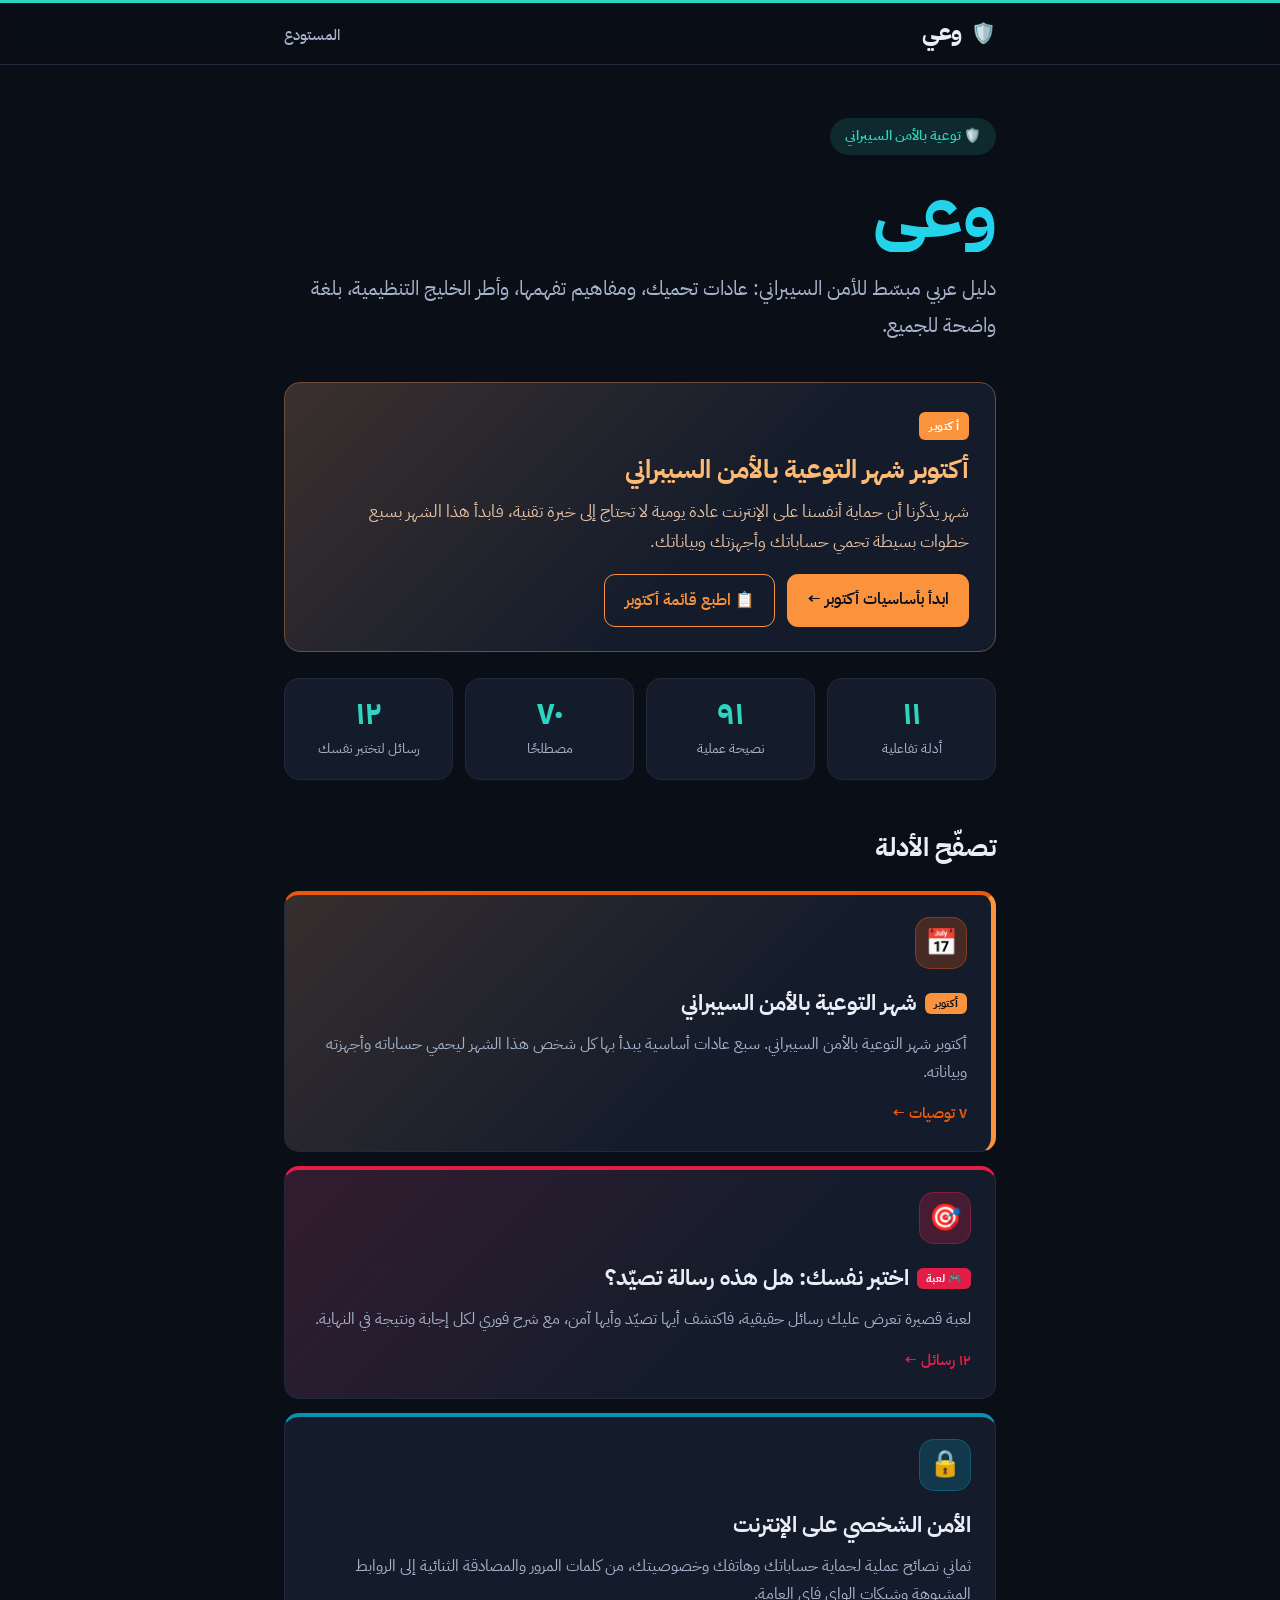
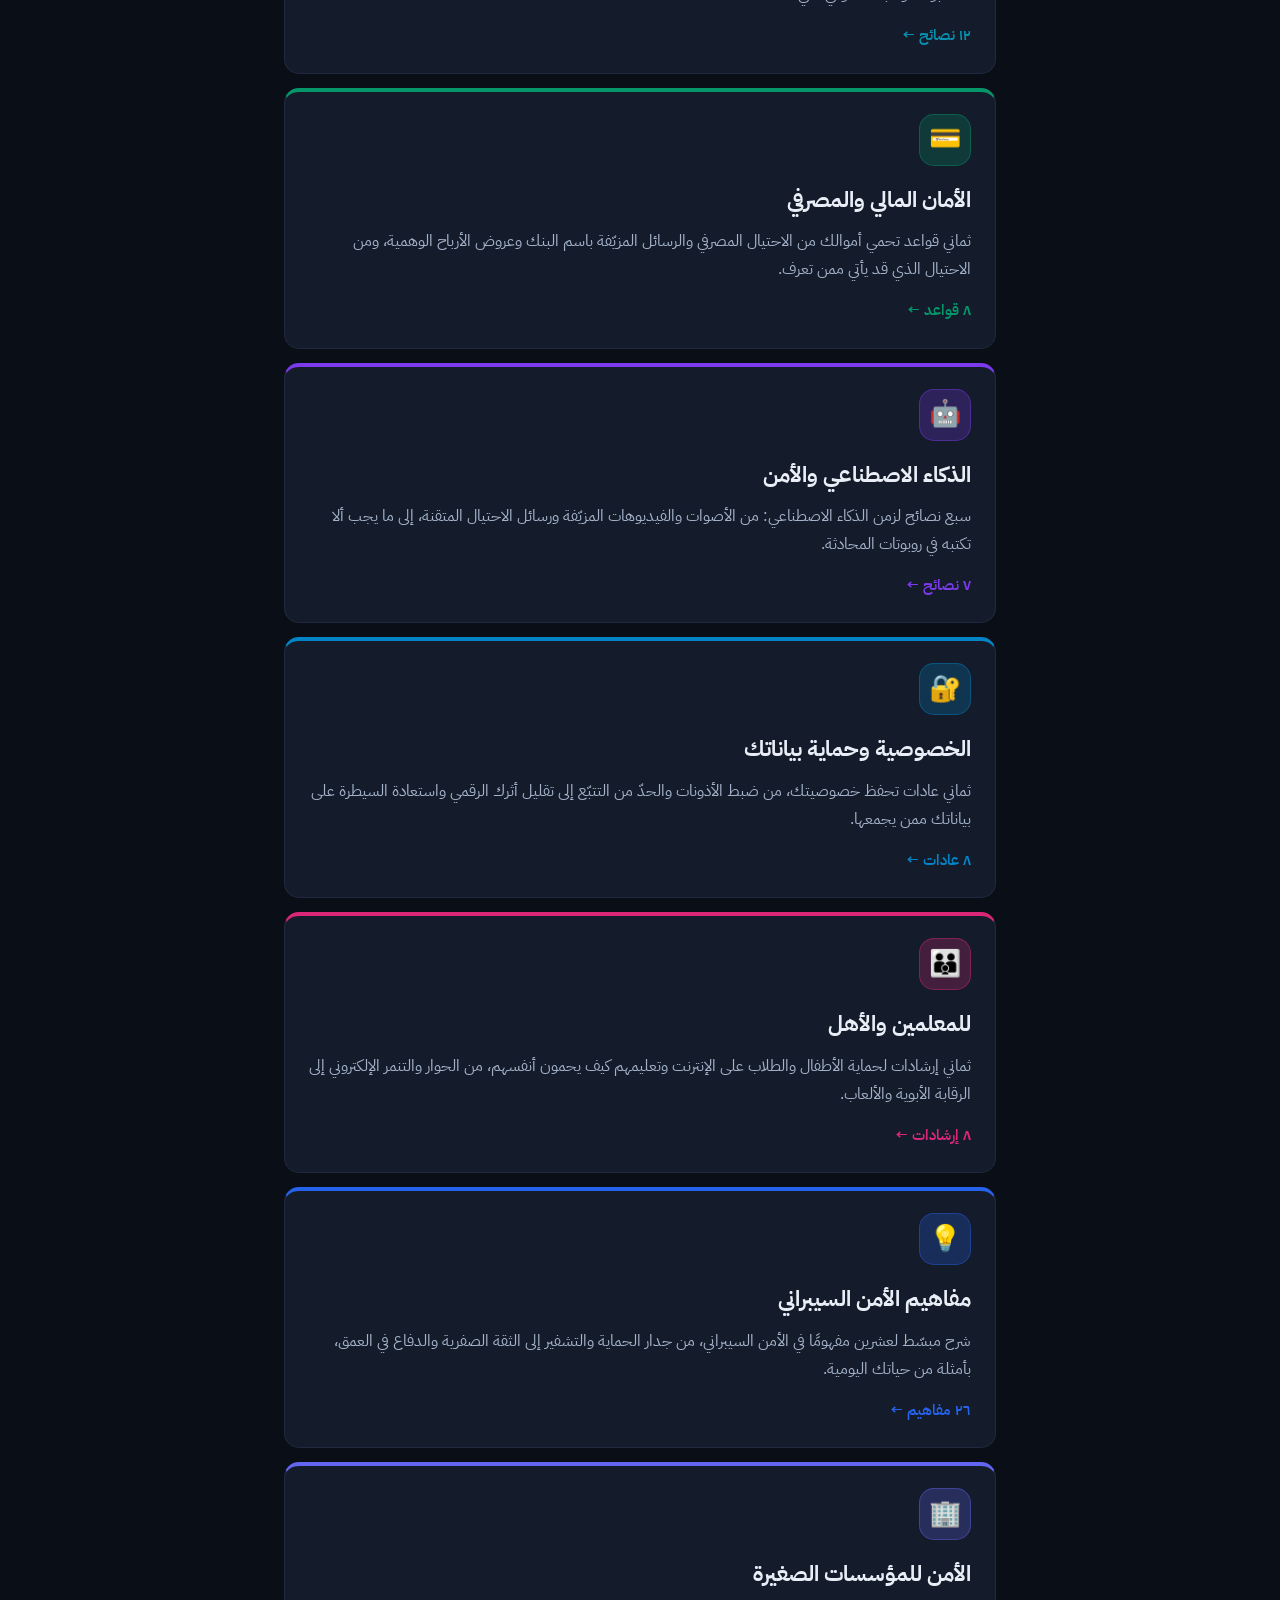
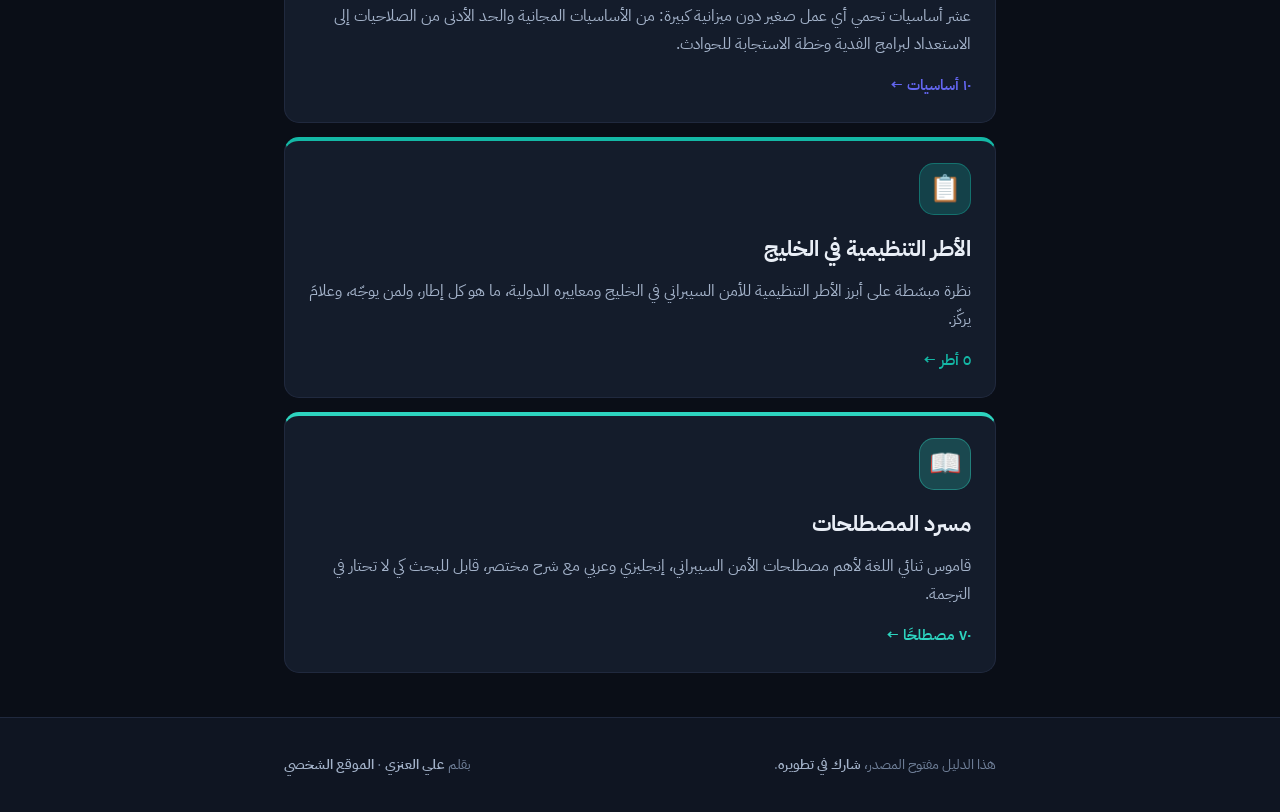
<file: index.html>
<!doctype html>
<html lang="ar" dir="rtl"><head>
<meta charset="utf-8">
<meta name="viewport" content="width=device-width, initial-scale=1">
<title>وعي | دليل الأمن السيبراني بالعربية</title>
<meta name="description" content="وعي، دليل عربي مبسّط للأمن السيبراني من علي العنزي. عادات تحميك، مفاهيم تفهمها، أمن المؤسسات الصغيرة، أطر الخليج، ومسرد مصطلحات، مع لعبة لاكتشاف التصيّد وقائمة أكتوبر التفاعلية.">
<meta property="og:title" content="وعي | دليل الأمن السيبراني بالعربية">
<meta property="og:description" content="وعي، دليل عربي مبسّط للأمن السيبراني من علي العنزي. عادات تحميك، مفاهيم تفهمها، أمن المؤسسات الصغيرة، أطر الخليج، ومسرد مصطلحات، مع لعبة لاكتشاف التصيّد وقائمة أكتوبر التفاعلية.">
<meta property="og:type" content="website">
<meta property="og:locale" content="ar_AR">
<meta property="og:image" content="https://siteq8.github.io/Wa3i/og.png">
<meta name="twitter:card" content="summary_large_image">
<meta name="twitter:image" content="https://siteq8.github.io/Wa3i/og.png">
<link rel="preconnect" href="https://fonts.googleapis.com">
<link rel="preconnect" href="https://fonts.gstatic.com" crossorigin>
<link href="https://fonts.googleapis.com/css2?family=IBM+Plex+Sans+Arabic:wght@400;500;600;700&family=Inter:wght@400;500;600;700&display=swap" rel="stylesheet">
<link rel="stylesheet" href="style.css">
</head>
<body>
<div class="progress" id="progress"></div>
<button class="totop" id="totop" aria-label="أعلى الصفحة">↑</button>
<div class="topbar"><div class="wrap"><a class="brand" href="./"><span class="logo">🛡️</span><span class="ar-name">وعي</span></a><nav class="topnav"><a href="https://github.com/SiteQ8/Wa3i">المستودع</a></nav></div></div>
<main class="wrap">
<section class="hero">
<span class="kicker">🛡️ توعية بالأمن السيبراني</span>
<h1 class="bigname">وعي</h1>
<p class="lede">دليل عربي مبسّط للأمن السيبراني: عادات تحميك، ومفاهيم تفهمها، وأطر الخليج التنظيمية، بلغة واضحة للجميع.</p>
</section>
<div class="banner reveal"><span class="tag">أكتوبر</span><h2>أكتوبر شهر التوعية بالأمن السيبراني</h2><p>شهر يذكّرنا أن حماية أنفسنا على الإنترنت عادة يومية لا تحتاج إلى خبرة تقنية، فابدأ هذا الشهر بسبع خطوات بسيطة تحمي حساباتك وأجهزتك وبياناتك.</p><div class="banner-cta"><a class="cta" href="content/october-awareness.html">ابدأ بأساسيات أكتوبر &larr;</a><a class="cta ghost" href="content/october-checklist.html">📋 اطبع قائمة أكتوبر</a></div></div>
<div class="stats reveal"><div class="stat"><div class="snum" data-count="11">١١</div><div class="slbl">أدلة تفاعلية</div></div><div class="stat"><div class="snum" data-count="91">٩١</div><div class="slbl">نصيحة عملية</div></div><div class="stat"><div class="snum" data-count="70">٧٠</div><div class="slbl">مصطلحًا</div></div><div class="stat"><div class="snum" data-count="12">١٢</div><div class="slbl">رسائل لتختبر نفسك</div></div></div>
<div class="sec-head"><h2 class="sec-title">تصفّح الأدلة</h2></div>
<section class="cards">
<a class="card reveal feat" style="--cat:#ea580c" href="content/october-awareness.html"><span class="chip">📅</span><h3><span class="tagpill amber">أكتوبر</span>شهر التوعية بالأمن السيبراني</h3><p>أكتوبر شهر التوعية بالأمن السيبراني. سبع عادات أساسية يبدأ بها كل شخص هذا الشهر ليحمي حساباته وأجهزته وبياناته.</p><span class="go">٧ توصيات &larr;</span></a>
<a class="card reveal game" style="--cat:#e11d48" href="content/quiz.html"><span class="chip">🎯</span><h3><span class="tagpill rose">🎮 لعبة</span>اختبر نفسك: هل هذه رسالة تصيّد؟</h3><p>لعبة قصيرة تعرض عليك رسائل حقيقية، فاكتشف أيها تصيّد وأيها آمن، مع شرح فوري لكل إجابة ونتيجة في النهاية.</p><span class="go">١٢ رسائل &larr;</span></a>
<a class="card reveal" style="--cat:#0891b2" href="content/personal-security.html"><span class="chip">🔒</span><h3>الأمن الشخصي على الإنترنت</h3><p>ثماني نصائح عملية لحماية حساباتك وهاتفك وخصوصيتك، من كلمات المرور والمصادقة الثنائية إلى الروابط المشبوهة وشبكات الواي فاي العامة.</p><span class="go">١٢ نصائح &larr;</span></a>
<a class="card reveal" style="--cat:#059669" href="content/financial-security.html"><span class="chip">💳</span><h3>الأمان المالي والمصرفي</h3><p>ثماني قواعد تحمي أموالك من الاحتيال المصرفي والرسائل المزيّفة باسم البنك وعروض الأرباح الوهمية، ومن الاحتيال الذي قد يأتي ممن تعرف.</p><span class="go">٨ قواعد &larr;</span></a>
<a class="card reveal" style="--cat:#7c3aed" href="content/ai-security.html"><span class="chip">🤖</span><h3>الذكاء الاصطناعي والأمن</h3><p>سبع نصائح لزمن الذكاء الاصطناعي: من الأصوات والفيديوهات المزيّفة ورسائل الاحتيال المتقنة، إلى ما يجب ألا تكتبه في روبوتات المحادثة.</p><span class="go">٧ نصائح &larr;</span></a>
<a class="card reveal" style="--cat:#0284c7" href="content/privacy.html"><span class="chip">🔐</span><h3>الخصوصية وحماية بياناتك</h3><p>ثماني عادات تحفظ خصوصيتك، من ضبط الأذونات والحدّ من التتبّع إلى تقليل أثرك الرقمي واستعادة السيطرة على بياناتك ممن يجمعها.</p><span class="go">٨ عادات &larr;</span></a>
<a class="card reveal" style="--cat:#db2777" href="content/for-parents-teachers.html"><span class="chip">👪</span><h3>للمعلمين والأهل</h3><p>ثماني إرشادات لحماية الأطفال والطلاب على الإنترنت وتعليمهم كيف يحمون أنفسهم، من الحوار والتنمر الإلكتروني إلى الرقابة الأبوية والألعاب.</p><span class="go">٨ إرشادات &larr;</span></a>
<a class="card reveal" style="--cat:#2563eb" href="content/concepts.html"><span class="chip">💡</span><h3>مفاهيم الأمن السيبراني</h3><p>شرح مبسّط لعشرين مفهومًا في الأمن السيبراني، من جدار الحماية والتشفير إلى الثقة الصفرية والدفاع في العمق، بأمثلة من حياتك اليومية.</p><span class="go">٢٦ مفاهيم &larr;</span></a>
<a class="card reveal" style="--cat:#6366f1" href="content/small-business.html"><span class="chip">🏢</span><h3>الأمن للمؤسسات الصغيرة</h3><p>عشر أساسيات تحمي أي عمل صغير دون ميزانية كبيرة: من الأساسيات المجانية والحد الأدنى من الصلاحيات إلى الاستعداد لبرامج الفدية وخطة الاستجابة للحوادث.</p><span class="go">١٠ أساسيات &larr;</span></a>
<a class="card reveal" style="--cat:#14b8a6" href="content/gulf-frameworks.html"><span class="chip">📋</span><h3>الأطر التنظيمية في الخليج</h3><p>نظرة مبسّطة على أبرز الأطر التنظيمية للأمن السيبراني في الخليج ومعاييره الدولية، ما هو كل إطار، ولمن يوجّه، وعلامَ يركّز.</p><span class="go">٥ أطر &larr;</span></a>
<a class="card reveal" style="--cat:#2dd4bf" href="content/glossary.html"><span class="chip">📖</span><h3>مسرد المصطلحات</h3><p>قاموس ثنائي اللغة لأهم مصطلحات الأمن السيبراني، إنجليزي وعربي مع شرح مختصر، قابل للبحث كي لا تحتار في الترجمة.</p><span class="go">٧٠ مصطلحًا &larr;</span></a>
</section>
</main>
<footer class="sitefoot"><div class="wrap"><span>هذا الدليل مفتوح المصدر، <a href="https://github.com/SiteQ8/Wa3i">شارك في تطويره</a>.</span><span>بقلم <a href="https://github.com/SiteQ8">علي العنزي</a> &middot; <a href="https://3li.info">الموقع الشخصي</a></span></div></footer>
<script>(function () {
  var d = document, root = d.documentElement;
  root.classList.add("js");
  var AR = "\u0660\u0661\u0662\u0663\u0664\u0665\u0666\u0667\u0668\u0669";
  function toAr(n) { return ("" + n).replace(/[0-9]/g, function (x) { return AR[+x]; }); }
  var slice = function (x) { return Array.prototype.slice.call(x); };
  var reduce = !!(window.matchMedia && matchMedia("(prefers-reduced-motion: reduce)").matches);

  /* reading progress + back to top */
  var prog = d.getElementById("progress"), totop = d.getElementById("totop");
  function onScroll() {
    if (prog) {
      var h = d.body.scrollHeight - innerHeight;
      prog.style.width = (h > 0 ? (scrollY / h) * 100 : 0) + "%";
    }
    if (totop) { totop.classList.toggle("show", scrollY > 480); }
  }
  addEventListener("scroll", onScroll, { passive: true });
  onScroll();
  if (totop) totop.addEventListener("click", function () { scrollTo({ top: 0, behavior: reduce ? "auto" : "smooth" }); });

  /* scroll reveal */
  var reveals = slice(d.querySelectorAll(".reveal"));
  if (!reduce && "IntersectionObserver" in window && reveals.length) {
    var io = new IntersectionObserver(function (es) {
      es.forEach(function (e) { if (e.isIntersecting) { e.target.classList.add("in"); io.unobserve(e.target); } });
    }, { threshold: 0.08, rootMargin: "0px 0px -40px 0px" });
    reveals.forEach(function (el) { io.observe(el); });
  } else { reveals.forEach(function (el) { el.classList.add("in"); }); }

  /* animated counters */
  var counters = slice(d.querySelectorAll("[data-count]"));
  function runCounter(el) {
    if (reduce) { el.textContent = toAr(+el.getAttribute("data-count")); return; }
    var target = +el.getAttribute("data-count"), start = null, dur = 1100;
    requestAnimationFrame(function step(ts) {
      if (!start) start = ts;
      var p = Math.min((ts - start) / dur, 1);
      el.textContent = toAr(Math.floor((1 - Math.pow(1 - p, 3)) * target));
      if (p < 1) requestAnimationFrame(step); else el.textContent = toAr(target);
    });
  }
  if ("IntersectionObserver" in window && counters.length) {
    var co = new IntersectionObserver(function (es) {
      es.forEach(function (e) { if (e.isIntersecting) { runCounter(e.target); co.unobserve(e.target); } });
    }, { threshold: 0.5 });
    counters.forEach(function (el) { co.observe(el); });
  } else { counters.forEach(function (el) { el.textContent = toAr(+el.getAttribute("data-count")); }); }

  /* confetti */
  function confetti() {
    if (reduce) return;
    var c = d.createElement("canvas"); c.className = "confetti-canvas";
    d.body.appendChild(c); var ctx = c.getContext("2d");
    c.width = innerWidth; c.height = innerHeight;
    var cols = ["#ea580c", "#0891b2", "#059669", "#7c3aed", "#db2777", "#fbbf24", "#2563eb"];
    var parts = [];
    for (var k = 0; k < 150; k++) parts.push({
      x: Math.random() * c.width, y: -20 - Math.random() * c.height * 0.5,
      r: 5 + Math.random() * 7, col: cols[k % cols.length],
      vy: 2.5 + Math.random() * 4.5, vx: -2.5 + Math.random() * 5,
      rot: Math.random() * 6.28, vr: -0.25 + Math.random() * 0.5
    });
    var t0 = performance.now();
    (function frame(ts) {
      ctx.clearRect(0, 0, c.width, c.height);
      parts.forEach(function (p) {
        p.y += p.vy; p.x += p.vx; p.rot += p.vr; p.vy += 0.04;
        ctx.save(); ctx.translate(p.x, p.y); ctx.rotate(p.rot);
        ctx.fillStyle = p.col; ctx.fillRect(-p.r / 2, -p.r / 2, p.r, p.r * 0.6); ctx.restore();
      });
      if (ts - t0 < 2800) requestAnimationFrame(frame);
      else if (c.parentNode) c.parentNode.removeChild(c);
    })(t0);
  }

  /* glossary live filter */
  var q = d.getElementById("q");
  if (q) {
    var terms = slice(d.querySelectorAll(".term")), gc = d.getElementById("gc"), ge = d.getElementById("gempty");
    q.addEventListener("input", function () {
      var v = (q.value || "").toLowerCase().trim(), shown = 0;
      terms.forEach(function (t) {
        var ok = v === "" || t.getAttribute("data-s").indexOf(v) !== -1;
        t.style.display = ok ? "" : "none"; if (ok) shown++;
      });
      if (gc) gc.textContent = toAr(shown);
      if (ge) ge.style.display = shown === 0 ? "block" : "none";
    });
  }

  /* checklist: progress bar, persistence, confetti on completion */
  var clist = d.getElementById("cl-list");
  if (clist) {
    var boxes = slice(clist.querySelectorAll("input[type=checkbox]"));
    var bar = d.getElementById("cl-bar"), lbl = d.getElementById("cl-lbl"), done = d.getElementById("cl-done");
    var KEY = "wa3i-oct-checklist";
    try { var saved = JSON.parse(localStorage.getItem(KEY) || "[]"); boxes.forEach(function (b, i) { if (saved[i]) b.checked = true; }); } catch (e) {}
    function upd(fire) {
      var n = 0; boxes.forEach(function (b) { if (b.checked) n++; });
      var pct = Math.round(n / boxes.length * 100);
      if (bar) bar.style.width = pct + "%";
      if (lbl) lbl.textContent = toAr(n) + " من " + toAr(boxes.length);
      try { localStorage.setItem(KEY, JSON.stringify(boxes.map(function (b) { return b.checked ? 1 : 0; }))); } catch (e) {}
      var full = n === boxes.length;
      if (done) done.classList.toggle("show", full);
      if (fire && full) confetti();
    }
    boxes.forEach(function (b) { b.addEventListener("change", function () { upd(true); }); });
    upd(false);
  }

  /* phishing quiz game */
  var quizEl = d.getElementById("quiz");
  if (quizEl) {
    var data = [];
    try { data = JSON.parse(d.getElementById("quiz-data").textContent); } catch (e) {}
    var i = 0, score = 0;
    var card = d.getElementById("q-card"), msg = d.getElementById("q-msg"),
      fb = d.getElementById("q-fb"), pv = d.getElementById("q-prog"),
      btns = d.getElementById("q-btns"), next = d.getElementById("q-next"),
      result = d.getElementById("q-result"), progwrap = d.getElementById("q-progwrap"),
      barq = d.getElementById("q-bar");
    function render() {
      var it = data[i];
      card.className = "q-card";
      msg.textContent = it.m;
      fb.style.display = "none"; fb.className = "q-fb";
      btns.style.display = "flex"; next.style.display = "none";
      pv.textContent = "الرسالة " + toAr(i + 1) + " من " + toAr(data.length);
      if (barq) barq.style.width = (i / data.length * 100) + "%";
    }
    function answer(guess) {
      var it = data[i], correct = (guess === it.p);
      if (correct) score++;
      card.className = "q-card " + (it.p ? "is-phish" : "is-safe");
      btns.style.display = "none";
      fb.style.display = "block";
      fb.className = "q-fb " + (correct ? "ok" : "no");
      var verdict = it.p ? "رسالة تصيّد" : "رسالة آمنة";
      fb.innerHTML = "<b>" + (correct ? "إجابة صحيحة" : "ليست صحيحة") + "</b>، فهذه " + verdict + "، " + it.e;
      next.style.display = "inline-flex";
      next.textContent = (i < data.length - 1) ? "الرسالة التالية" : "شاهد نتيجتك";
      if (barq) barq.style.width = ((i + 1) / data.length * 100) + "%";
    }
    function showResult() {
      card.style.display = "none"; if (progwrap) progwrap.style.display = "none";
      result.style.display = "block";
      var pct = Math.round(score / data.length * 100);
      var msgTxt = score === data.length ? "عين صقر، لا تنطلي عليك حيلة."
        : (pct >= 60 ? "جيد جدًا، وعيك يحميك، واصل التدقيق."
          : "لا بأس، الآن تعرف ما يجب أن تنتبه له في المرة القادمة.");
      result.innerHTML = '<div class="q-emoji">' + (score === data.length ? "\uD83C\uDFC6" : (pct >= 60 ? "\uD83D\uDC4F" : "\uD83D\uDCA1")) + "</div>"
        + '<div class="q-score" dir="ltr">' + toAr(score) + " / " + toAr(data.length) + "</div>"
        + '<p class="q-final">' + msgTxt + "</p>"
        + '<div class="q-actions"><button class="q-retry">أعد المحاولة</button><button class="q-share">شارك نتيجتك \uD83D\uDCE4</button></div>';
      if (score === data.length) confetti();
      result.querySelector(".q-share").addEventListener("click", function () {
        var txt = "حصلت على " + toAr(score) + " من " + toAr(data.length) + " في اختبار «هل هذه رسالة تصيّد؟» من وعي، اختبر نفسك: https://siteq8.github.io/Wa3i/content/quiz.html";
        if (navigator.share) { navigator.share({ text: txt }).catch(function () {}); }
        else { window.open("https://wa.me/?text=" + encodeURIComponent(txt), "_blank"); }
      });
      result.querySelector(".q-retry").addEventListener("click", function () {
        i = 0; score = 0; result.style.display = "none"; card.style.display = "";
        if (progwrap) progwrap.style.display = ""; render();
        scrollTo({ top: 0, behavior: reduce ? "auto" : "smooth" });
      });
    }
    d.getElementById("q-yes").addEventListener("click", function () { answer(true); });
    d.getElementById("q-no").addEventListener("click", function () { answer(false); });
    next.addEventListener("click", function () {
      if (i < data.length - 1) { i++; render(); } else showResult();
    });
    render();
  }
})();
</script>
</body></html>
</file>
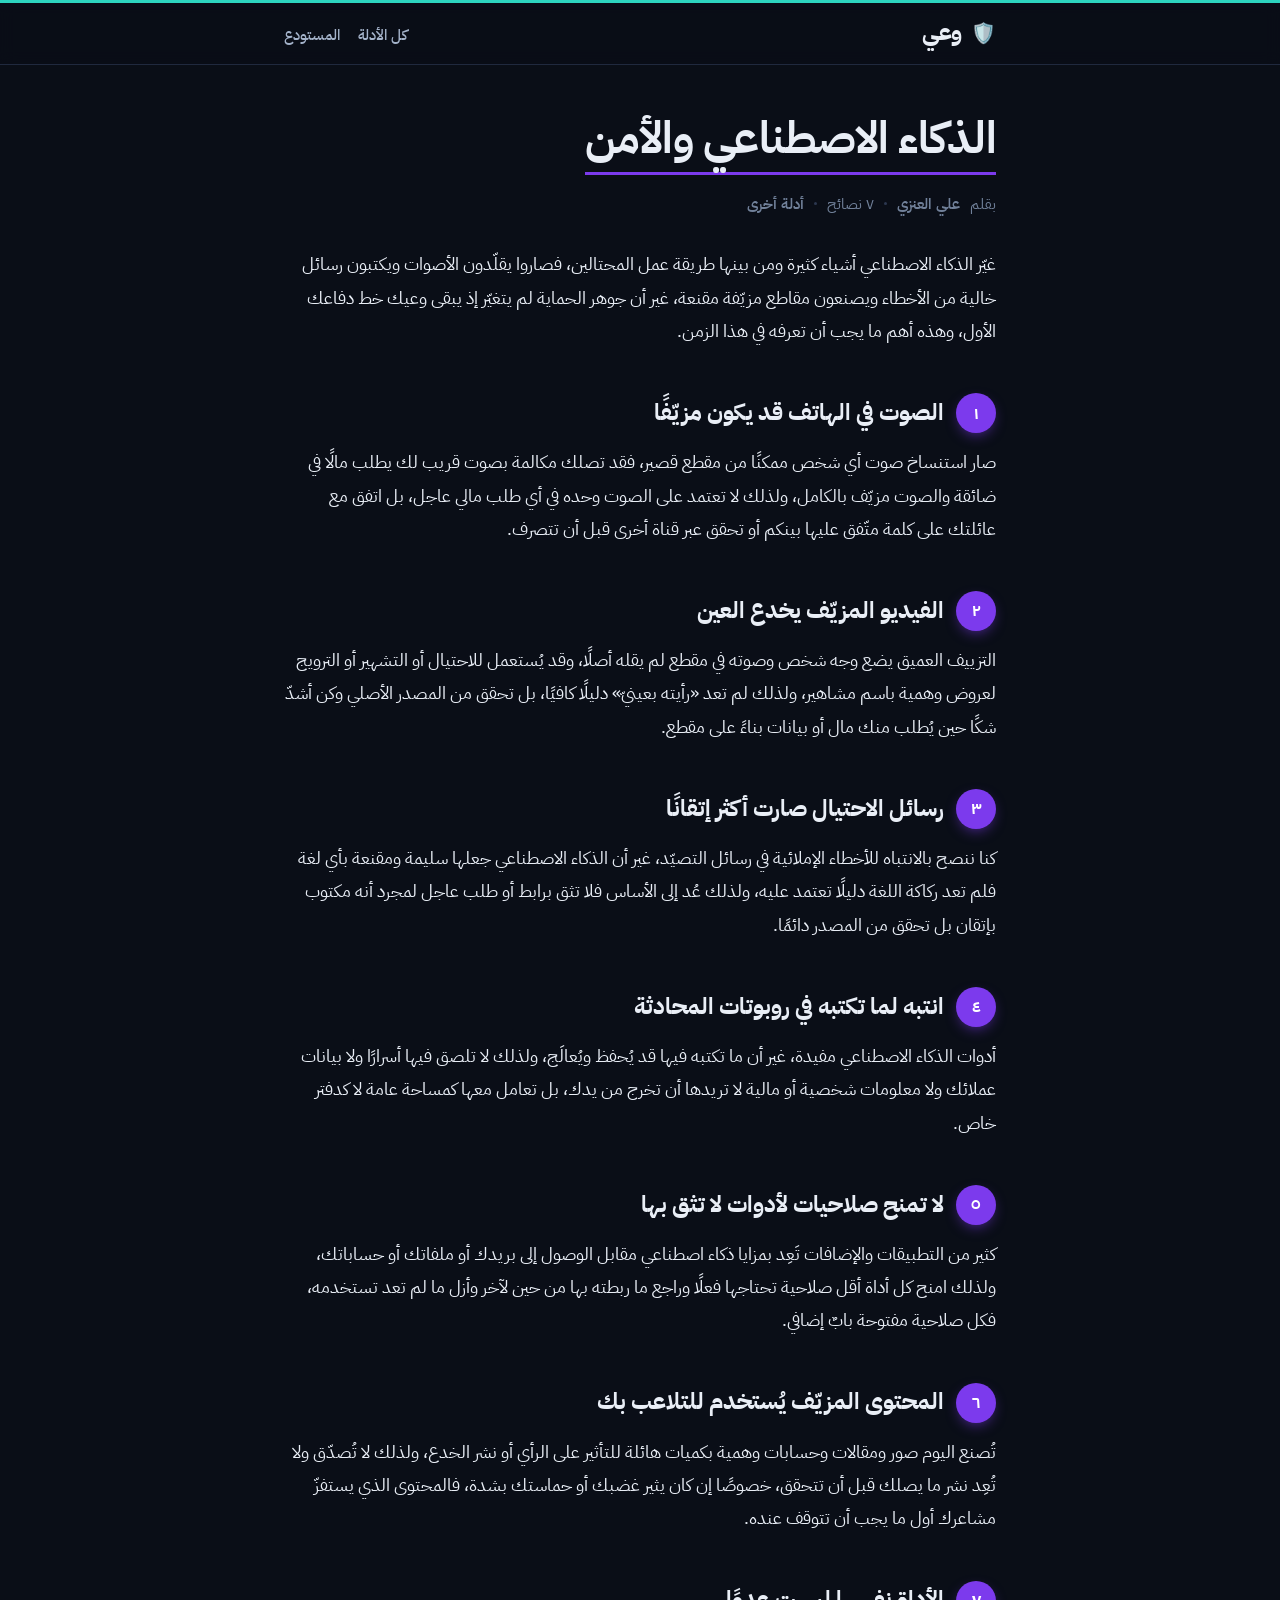
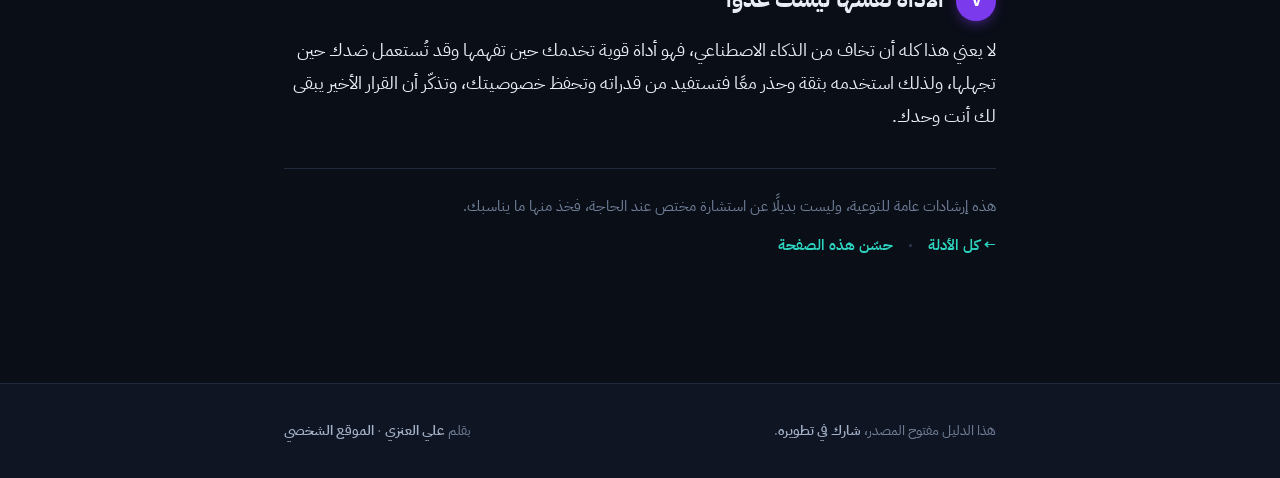
<file: content/ai-security.html>
<!doctype html>
<html lang="ar" dir="rtl"><head>
<meta charset="utf-8">
<meta name="viewport" content="width=device-width, initial-scale=1">
<title>الذكاء الاصطناعي والأمن | وعي</title>
<meta name="description" content="سبع نصائح لزمن الذكاء الاصطناعي: من الأصوات والفيديوهات المزيّفة ورسائل الاحتيال المتقنة، إلى ما يجب ألا تكتبه في روبوتات المحادثة.">
<meta property="og:title" content="الذكاء الاصطناعي والأمن | وعي">
<meta property="og:description" content="سبع نصائح لزمن الذكاء الاصطناعي: من الأصوات والفيديوهات المزيّفة ورسائل الاحتيال المتقنة، إلى ما يجب ألا تكتبه في روبوتات المحادثة.">
<meta property="og:type" content="website">
<meta property="og:locale" content="ar_AR">
<meta property="og:image" content="https://siteq8.github.io/Wa3i/og.png">
<meta name="twitter:card" content="summary_large_image">
<meta name="twitter:image" content="https://siteq8.github.io/Wa3i/og.png">
<link rel="preconnect" href="https://fonts.googleapis.com">
<link rel="preconnect" href="https://fonts.gstatic.com" crossorigin>
<link href="https://fonts.googleapis.com/css2?family=IBM+Plex+Sans+Arabic:wght@400;500;600;700&family=Inter:wght@400;500;600;700&display=swap" rel="stylesheet">
<link rel="stylesheet" href="../style.css">
</head>
<body>
<div class="progress" id="progress"></div>
<button class="totop" id="totop" aria-label="أعلى الصفحة">↑</button>
<div class="topbar"><div class="wrap"><a class="brand" href="../"><span class="logo">🛡️</span><span class="ar-name">وعي</span></a><nav class="topnav"><a href="../">كل الأدلة</a><a href="https://github.com/SiteQ8/Wa3i">المستودع</a></nav></div></div>
<main class="wrap prose" style="--cat:#7c3aed">
<h1>الذكاء الاصطناعي والأمن</h1>
<div class="byline">بقلم <a href="https://github.com/SiteQ8">علي العنزي</a><span class="dot"></span>٧ نصائح<span class="dot"></span><a href="../">أدلة أخرى</a></div>
<p class="reveal">غيّر الذكاء الاصطناعي أشياء كثيرة ومن بينها طريقة عمل المحتالين، فصاروا يقلّدون الأصوات ويكتبون رسائل خالية من الأخطاء ويصنعون مقاطع مزيّفة مقنعة، غير أن جوهر الحماية لم يتغيّر إذ يبقى وعيك خط دفاعك الأول، وهذه أهم ما يجب أن تعرفه في هذا الزمن.</p>
<h2 class="reveal"><span class="n">١</span> الصوت في الهاتف قد يكون مزيّفًا</h2>
<p class="reveal">صار استنساخ صوت أي شخص ممكنًا من مقطع قصير، فقد تصلك مكالمة بصوت قريب لك يطلب مالًا في ضائقة والصوت مزيّف بالكامل، ولذلك لا تعتمد على الصوت وحده في أي طلب مالي عاجل، بل اتفق مع عائلتك على كلمة متّفق عليها بينكم أو تحقق عبر قناة أخرى قبل أن تتصرف.</p>
<h2 class="reveal"><span class="n">٢</span> الفيديو المزيّف يخدع العين</h2>
<p class="reveal">التزييف العميق يضع وجه شخص وصوته في مقطع لم يقله أصلًا، وقد يُستعمل للاحتيال أو التشهير أو الترويج لعروض وهمية باسم مشاهير، ولذلك لم تعد «رأيته بعينيّ» دليلًا كافيًا، بل تحقق من المصدر الأصلي وكن أشدّ شكًا حين يُطلب منك مال أو بيانات بناءً على مقطع.</p>
<h2 class="reveal"><span class="n">٣</span> رسائل الاحتيال صارت أكثر إتقانًا</h2>
<p class="reveal">كنا ننصح بالانتباه للأخطاء الإملائية في رسائل التصيّد، غير أن الذكاء الاصطناعي جعلها سليمة ومقنعة بأي لغة فلم تعد ركاكة اللغة دليلًا تعتمد عليه، ولذلك عُد إلى الأساس فلا تثق برابط أو طلب عاجل لمجرد أنه مكتوب بإتقان بل تحقق من المصدر دائمًا.</p>
<h2 class="reveal"><span class="n">٤</span> انتبه لما تكتبه في روبوتات المحادثة</h2>
<p class="reveal">أدوات الذكاء الاصطناعي مفيدة، غير أن ما تكتبه فيها قد يُحفظ ويُعالَج، ولذلك لا تلصق فيها أسرارًا ولا بيانات عملائك ولا معلومات شخصية أو مالية لا تريدها أن تخرج من يدك، بل تعامل معها كمساحة عامة لا كدفتر خاص.</p>
<h2 class="reveal"><span class="n">٥</span> لا تمنح صلاحيات لأدوات لا تثق بها</h2>
<p class="reveal">كثير من التطبيقات والإضافات تَعِد بمزايا ذكاء اصطناعي مقابل الوصول إلى بريدك أو ملفاتك أو حساباتك، ولذلك امنح كل أداة أقل صلاحية تحتاجها فعلًا وراجع ما ربطته بها من حين لآخر وأزل ما لم تعد تستخدمه، فكل صلاحية مفتوحة بابٌ إضافي.</p>
<h2 class="reveal"><span class="n">٦</span> المحتوى المزيّف يُستخدم للتلاعب بك</h2>
<p class="reveal">تُصنع اليوم صور ومقالات وحسابات وهمية بكميات هائلة للتأثير على الرأي أو نشر الخدع، ولذلك لا تُصدّق ولا تُعِد نشر ما يصلك قبل أن تتحقق، خصوصًا إن كان يثير غضبك أو حماستك بشدة، فالمحتوى الذي يستفزّ مشاعرك أول ما يجب أن تتوقف عنده.</p>
<h2 class="reveal"><span class="n">٧</span> الأداة نفسها ليست عدوًا</h2>
<p class="reveal">لا يعني هذا كله أن تخاف من الذكاء الاصطناعي، فهو أداة قوية تخدمك حين تفهمها وقد تُستعمل ضدك حين تجهلها، ولذلك استخدمه بثقة وحذر معًا فتستفيد من قدراته وتحفظ خصوصيتك، وتذكّر أن القرار الأخير يبقى لك أنت وحدك.</p>
<div class="pagefoot"><div class="row"><span class="grow">هذه إرشادات عامة للتوعية، وليست بديلًا عن استشارة مختص عند الحاجة، فخذ منها ما يناسبك.</span></div><div class="row" style="margin-top:12px"><a href="../">&larr; كل الأدلة</a><span class="fdot"></span><a href="https://github.com/SiteQ8/Wa3i/edit/main/content/ai-security.md">حسّن هذه الصفحة</a></div></div>
</main>
<footer class="sitefoot"><div class="wrap"><span>هذا الدليل مفتوح المصدر، <a href="https://github.com/SiteQ8/Wa3i">شارك في تطويره</a>.</span><span>بقلم <a href="https://github.com/SiteQ8">علي العنزي</a> &middot; <a href="https://3li.info">الموقع الشخصي</a></span></div></footer>
<script>(function () {
  var d = document, root = d.documentElement;
  root.classList.add("js");
  var AR = "\u0660\u0661\u0662\u0663\u0664\u0665\u0666\u0667\u0668\u0669";
  function toAr(n) { return ("" + n).replace(/[0-9]/g, function (x) { return AR[+x]; }); }
  var slice = function (x) { return Array.prototype.slice.call(x); };
  var reduce = !!(window.matchMedia && matchMedia("(prefers-reduced-motion: reduce)").matches);

  /* reading progress + back to top */
  var prog = d.getElementById("progress"), totop = d.getElementById("totop");
  function onScroll() {
    if (prog) {
      var h = d.body.scrollHeight - innerHeight;
      prog.style.width = (h > 0 ? (scrollY / h) * 100 : 0) + "%";
    }
    if (totop) { totop.classList.toggle("show", scrollY > 480); }
  }
  addEventListener("scroll", onScroll, { passive: true });
  onScroll();
  if (totop) totop.addEventListener("click", function () { scrollTo({ top: 0, behavior: reduce ? "auto" : "smooth" }); });

  /* scroll reveal */
  var reveals = slice(d.querySelectorAll(".reveal"));
  if (!reduce && "IntersectionObserver" in window && reveals.length) {
    var io = new IntersectionObserver(function (es) {
      es.forEach(function (e) { if (e.isIntersecting) { e.target.classList.add("in"); io.unobserve(e.target); } });
    }, { threshold: 0.08, rootMargin: "0px 0px -40px 0px" });
    reveals.forEach(function (el) { io.observe(el); });
  } else { reveals.forEach(function (el) { el.classList.add("in"); }); }

  /* animated counters */
  var counters = slice(d.querySelectorAll("[data-count]"));
  function runCounter(el) {
    if (reduce) { el.textContent = toAr(+el.getAttribute("data-count")); return; }
    var target = +el.getAttribute("data-count"), start = null, dur = 1100;
    requestAnimationFrame(function step(ts) {
      if (!start) start = ts;
      var p = Math.min((ts - start) / dur, 1);
      el.textContent = toAr(Math.floor((1 - Math.pow(1 - p, 3)) * target));
      if (p < 1) requestAnimationFrame(step); else el.textContent = toAr(target);
    });
  }
  if ("IntersectionObserver" in window && counters.length) {
    var co = new IntersectionObserver(function (es) {
      es.forEach(function (e) { if (e.isIntersecting) { runCounter(e.target); co.unobserve(e.target); } });
    }, { threshold: 0.5 });
    counters.forEach(function (el) { co.observe(el); });
  } else { counters.forEach(function (el) { el.textContent = toAr(+el.getAttribute("data-count")); }); }

  /* confetti */
  function confetti() {
    if (reduce) return;
    var c = d.createElement("canvas"); c.className = "confetti-canvas";
    d.body.appendChild(c); var ctx = c.getContext("2d");
    c.width = innerWidth; c.height = innerHeight;
    var cols = ["#ea580c", "#0891b2", "#059669", "#7c3aed", "#db2777", "#fbbf24", "#2563eb"];
    var parts = [];
    for (var k = 0; k < 150; k++) parts.push({
      x: Math.random() * c.width, y: -20 - Math.random() * c.height * 0.5,
      r: 5 + Math.random() * 7, col: cols[k % cols.length],
      vy: 2.5 + Math.random() * 4.5, vx: -2.5 + Math.random() * 5,
      rot: Math.random() * 6.28, vr: -0.25 + Math.random() * 0.5
    });
    var t0 = performance.now();
    (function frame(ts) {
      ctx.clearRect(0, 0, c.width, c.height);
      parts.forEach(function (p) {
        p.y += p.vy; p.x += p.vx; p.rot += p.vr; p.vy += 0.04;
        ctx.save(); ctx.translate(p.x, p.y); ctx.rotate(p.rot);
        ctx.fillStyle = p.col; ctx.fillRect(-p.r / 2, -p.r / 2, p.r, p.r * 0.6); ctx.restore();
      });
      if (ts - t0 < 2800) requestAnimationFrame(frame);
      else if (c.parentNode) c.parentNode.removeChild(c);
    })(t0);
  }

  /* glossary live filter */
  var q = d.getElementById("q");
  if (q) {
    var terms = slice(d.querySelectorAll(".term")), gc = d.getElementById("gc"), ge = d.getElementById("gempty");
    q.addEventListener("input", function () {
      var v = (q.value || "").toLowerCase().trim(), shown = 0;
      terms.forEach(function (t) {
        var ok = v === "" || t.getAttribute("data-s").indexOf(v) !== -1;
        t.style.display = ok ? "" : "none"; if (ok) shown++;
      });
      if (gc) gc.textContent = toAr(shown);
      if (ge) ge.style.display = shown === 0 ? "block" : "none";
    });
  }

  /* checklist: progress bar, persistence, confetti on completion */
  var clist = d.getElementById("cl-list");
  if (clist) {
    var boxes = slice(clist.querySelectorAll("input[type=checkbox]"));
    var bar = d.getElementById("cl-bar"), lbl = d.getElementById("cl-lbl"), done = d.getElementById("cl-done");
    var KEY = "wa3i-oct-checklist";
    try { var saved = JSON.parse(localStorage.getItem(KEY) || "[]"); boxes.forEach(function (b, i) { if (saved[i]) b.checked = true; }); } catch (e) {}
    function upd(fire) {
      var n = 0; boxes.forEach(function (b) { if (b.checked) n++; });
      var pct = Math.round(n / boxes.length * 100);
      if (bar) bar.style.width = pct + "%";
      if (lbl) lbl.textContent = toAr(n) + " من " + toAr(boxes.length);
      try { localStorage.setItem(KEY, JSON.stringify(boxes.map(function (b) { return b.checked ? 1 : 0; }))); } catch (e) {}
      var full = n === boxes.length;
      if (done) done.classList.toggle("show", full);
      if (fire && full) confetti();
    }
    boxes.forEach(function (b) { b.addEventListener("change", function () { upd(true); }); });
    upd(false);
  }

  /* phishing quiz game */
  var quizEl = d.getElementById("quiz");
  if (quizEl) {
    var data = [];
    try { data = JSON.parse(d.getElementById("quiz-data").textContent); } catch (e) {}
    var i = 0, score = 0;
    var card = d.getElementById("q-card"), msg = d.getElementById("q-msg"),
      fb = d.getElementById("q-fb"), pv = d.getElementById("q-prog"),
      btns = d.getElementById("q-btns"), next = d.getElementById("q-next"),
      result = d.getElementById("q-result"), progwrap = d.getElementById("q-progwrap"),
      barq = d.getElementById("q-bar");
    function render() {
      var it = data[i];
      card.className = "q-card";
      msg.textContent = it.m;
      fb.style.display = "none"; fb.className = "q-fb";
      btns.style.display = "flex"; next.style.display = "none";
      pv.textContent = "الرسالة " + toAr(i + 1) + " من " + toAr(data.length);
      if (barq) barq.style.width = (i / data.length * 100) + "%";
    }
    function answer(guess) {
      var it = data[i], correct = (guess === it.p);
      if (correct) score++;
      card.className = "q-card " + (it.p ? "is-phish" : "is-safe");
      btns.style.display = "none";
      fb.style.display = "block";
      fb.className = "q-fb " + (correct ? "ok" : "no");
      var verdict = it.p ? "رسالة تصيّد" : "رسالة آمنة";
      fb.innerHTML = "<b>" + (correct ? "إجابة صحيحة" : "ليست صحيحة") + "</b>، فهذه " + verdict + "، " + it.e;
      next.style.display = "inline-flex";
      next.textContent = (i < data.length - 1) ? "الرسالة التالية" : "شاهد نتيجتك";
      if (barq) barq.style.width = ((i + 1) / data.length * 100) + "%";
    }
    function showResult() {
      card.style.display = "none"; if (progwrap) progwrap.style.display = "none";
      result.style.display = "block";
      var pct = Math.round(score / data.length * 100);
      var msgTxt = score === data.length ? "عين صقر، لا تنطلي عليك حيلة."
        : (pct >= 60 ? "جيد جدًا، وعيك يحميك، واصل التدقيق."
          : "لا بأس، الآن تعرف ما يجب أن تنتبه له في المرة القادمة.");
      result.innerHTML = '<div class="q-emoji">' + (score === data.length ? "\uD83C\uDFC6" : (pct >= 60 ? "\uD83D\uDC4F" : "\uD83D\uDCA1")) + "</div>"
        + '<div class="q-score" dir="ltr">' + toAr(score) + " / " + toAr(data.length) + "</div>"
        + '<p class="q-final">' + msgTxt + "</p>"
        + '<div class="q-actions"><button class="q-retry">أعد المحاولة</button><button class="q-share">شارك نتيجتك \uD83D\uDCE4</button></div>';
      if (score === data.length) confetti();
      result.querySelector(".q-share").addEventListener("click", function () {
        var txt = "حصلت على " + toAr(score) + " من " + toAr(data.length) + " في اختبار «هل هذه رسالة تصيّد؟» من وعي، اختبر نفسك: https://siteq8.github.io/Wa3i/content/quiz.html";
        if (navigator.share) { navigator.share({ text: txt }).catch(function () {}); }
        else { window.open("https://wa.me/?text=" + encodeURIComponent(txt), "_blank"); }
      });
      result.querySelector(".q-retry").addEventListener("click", function () {
        i = 0; score = 0; result.style.display = "none"; card.style.display = "";
        if (progwrap) progwrap.style.display = ""; render();
        scrollTo({ top: 0, behavior: reduce ? "auto" : "smooth" });
      });
    }
    d.getElementById("q-yes").addEventListener("click", function () { answer(true); });
    d.getElementById("q-no").addEventListener("click", function () { answer(false); });
    next.addEventListener("click", function () {
      if (i < data.length - 1) { i++; render(); } else showResult();
    });
    render();
  }
})();
</script>
</body></html>
</file>
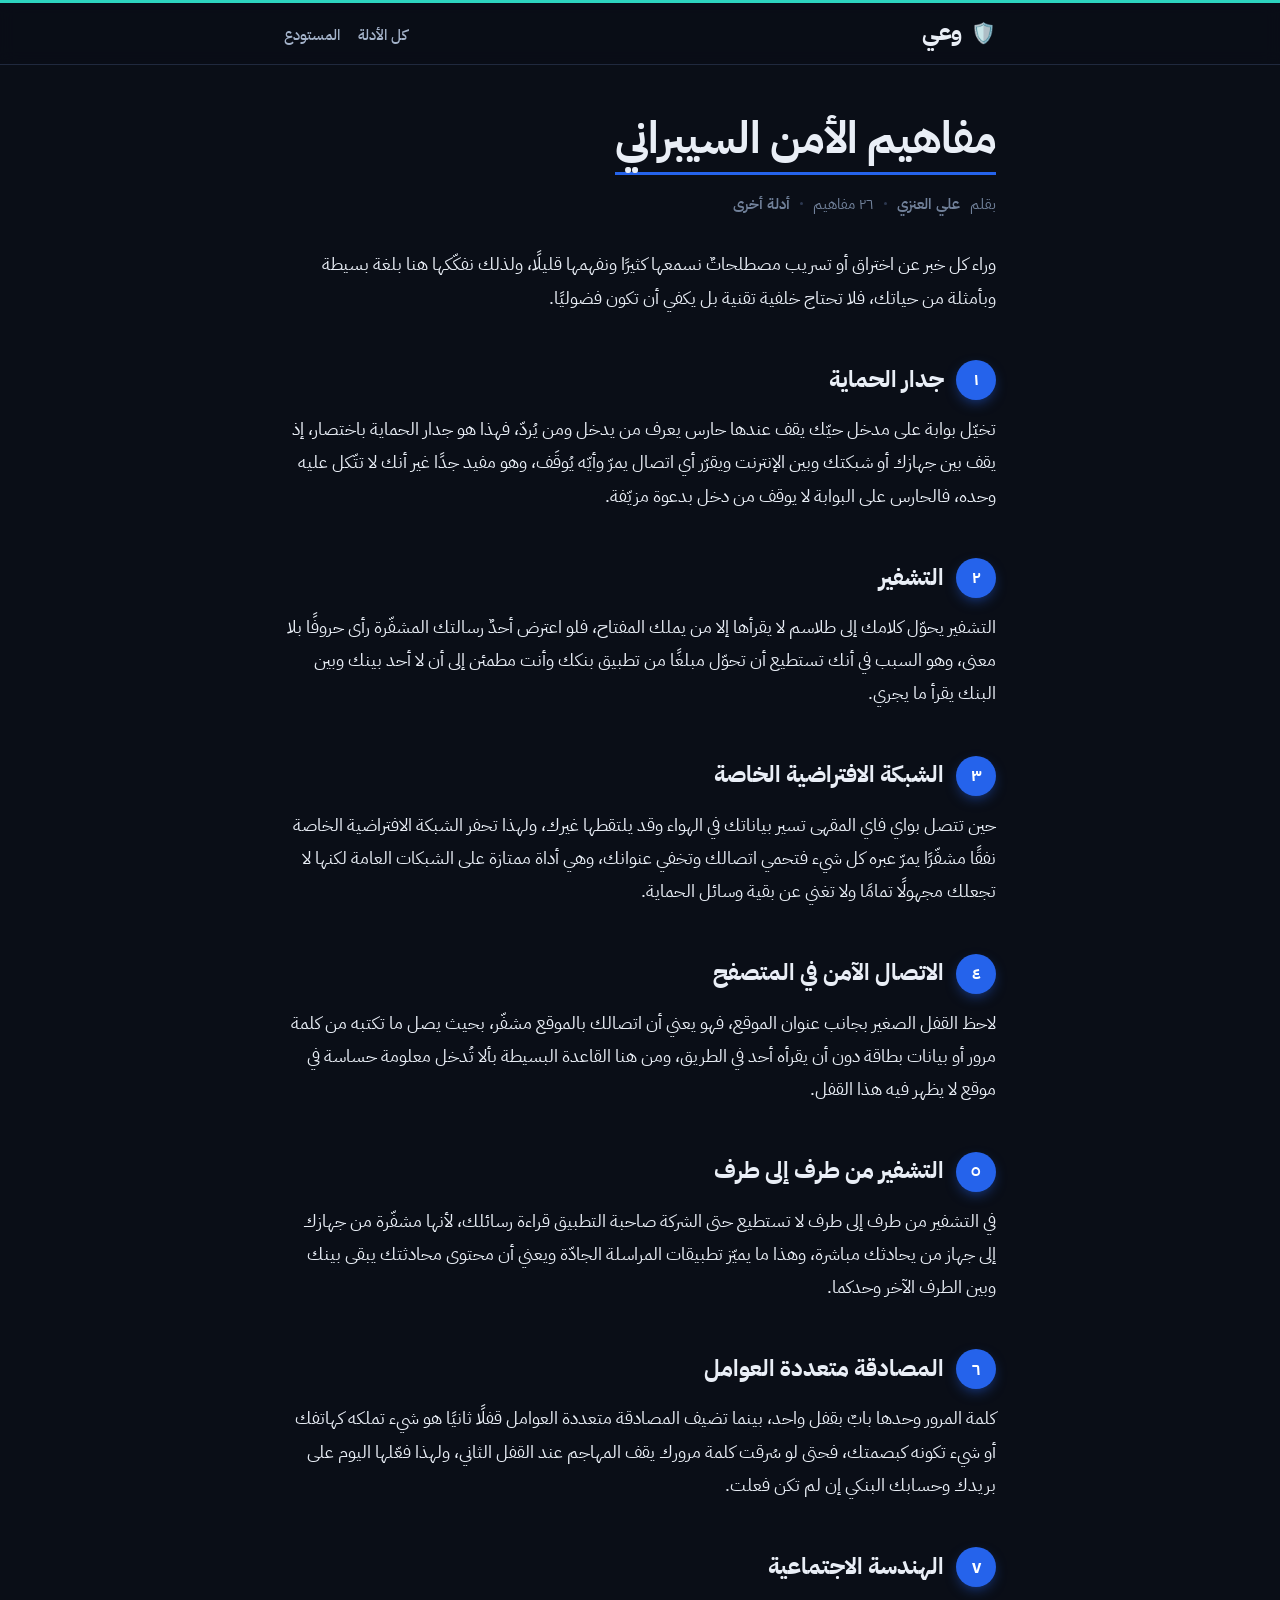
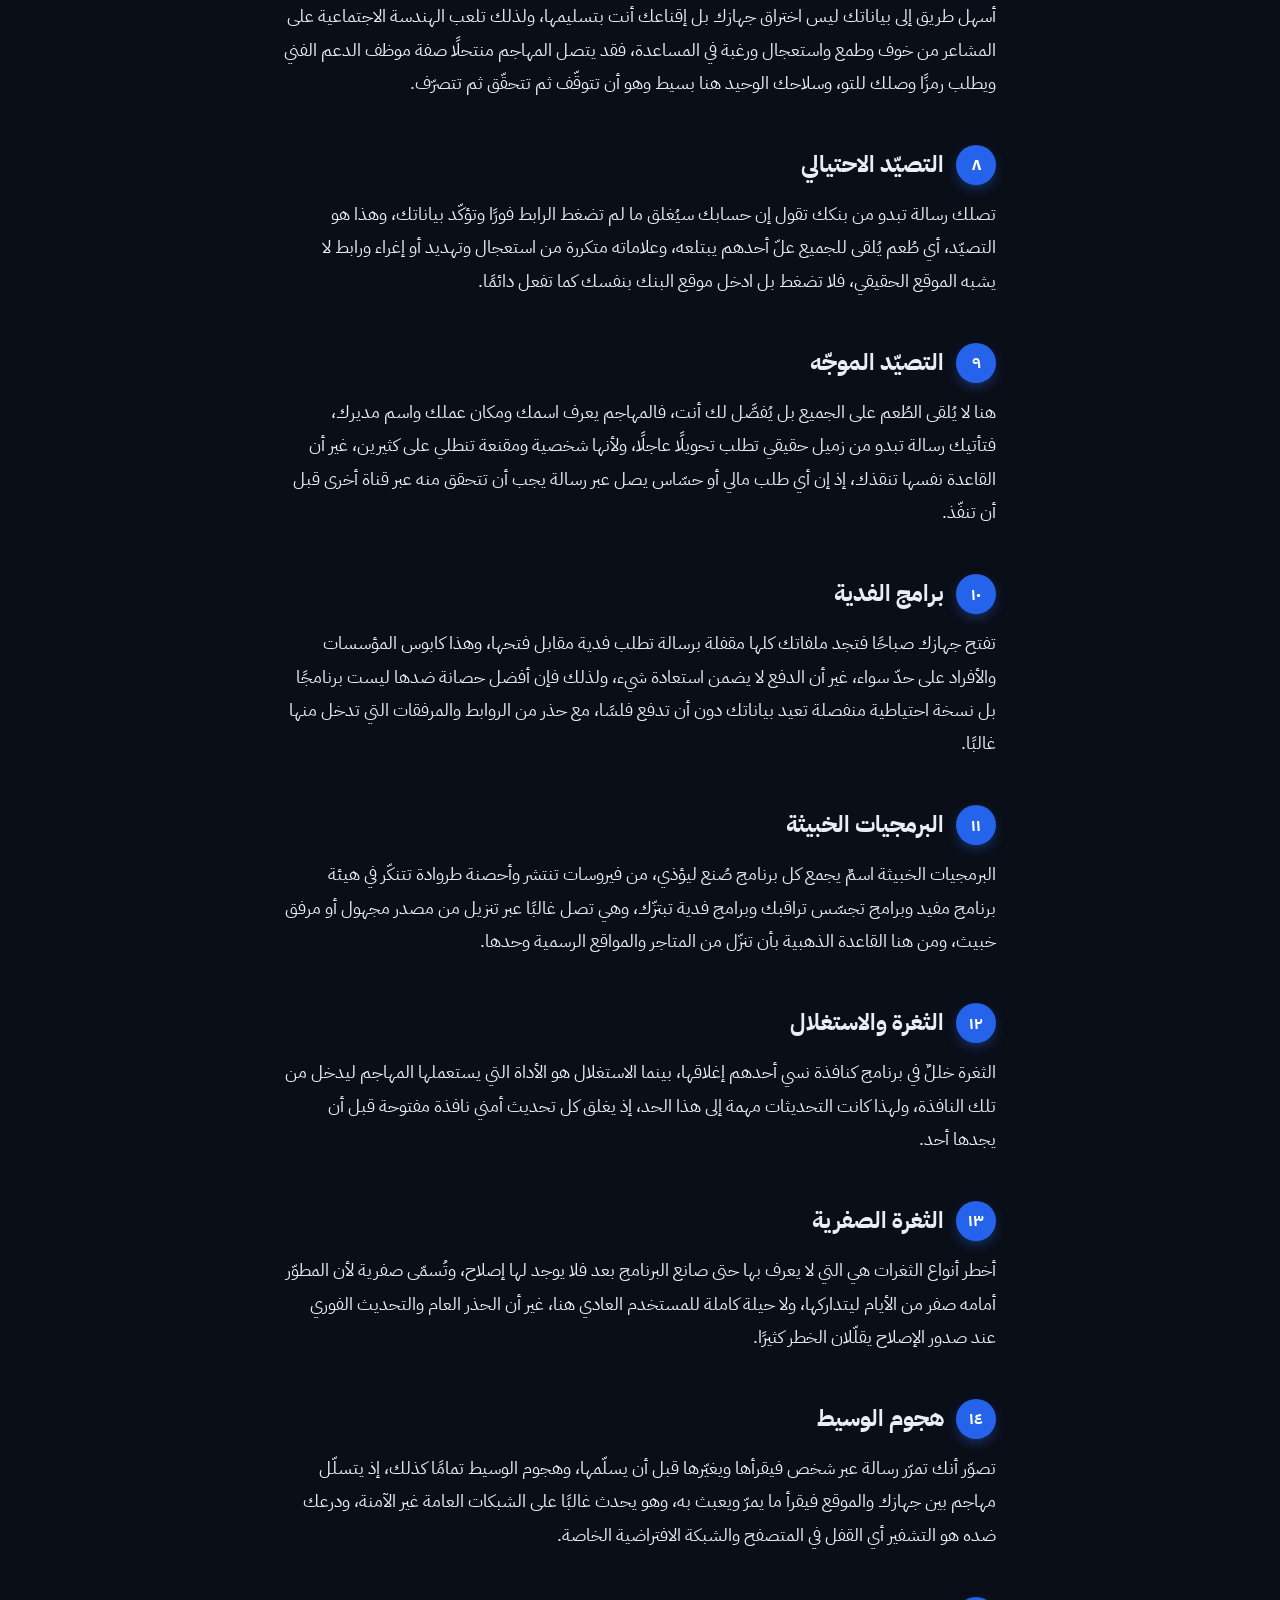
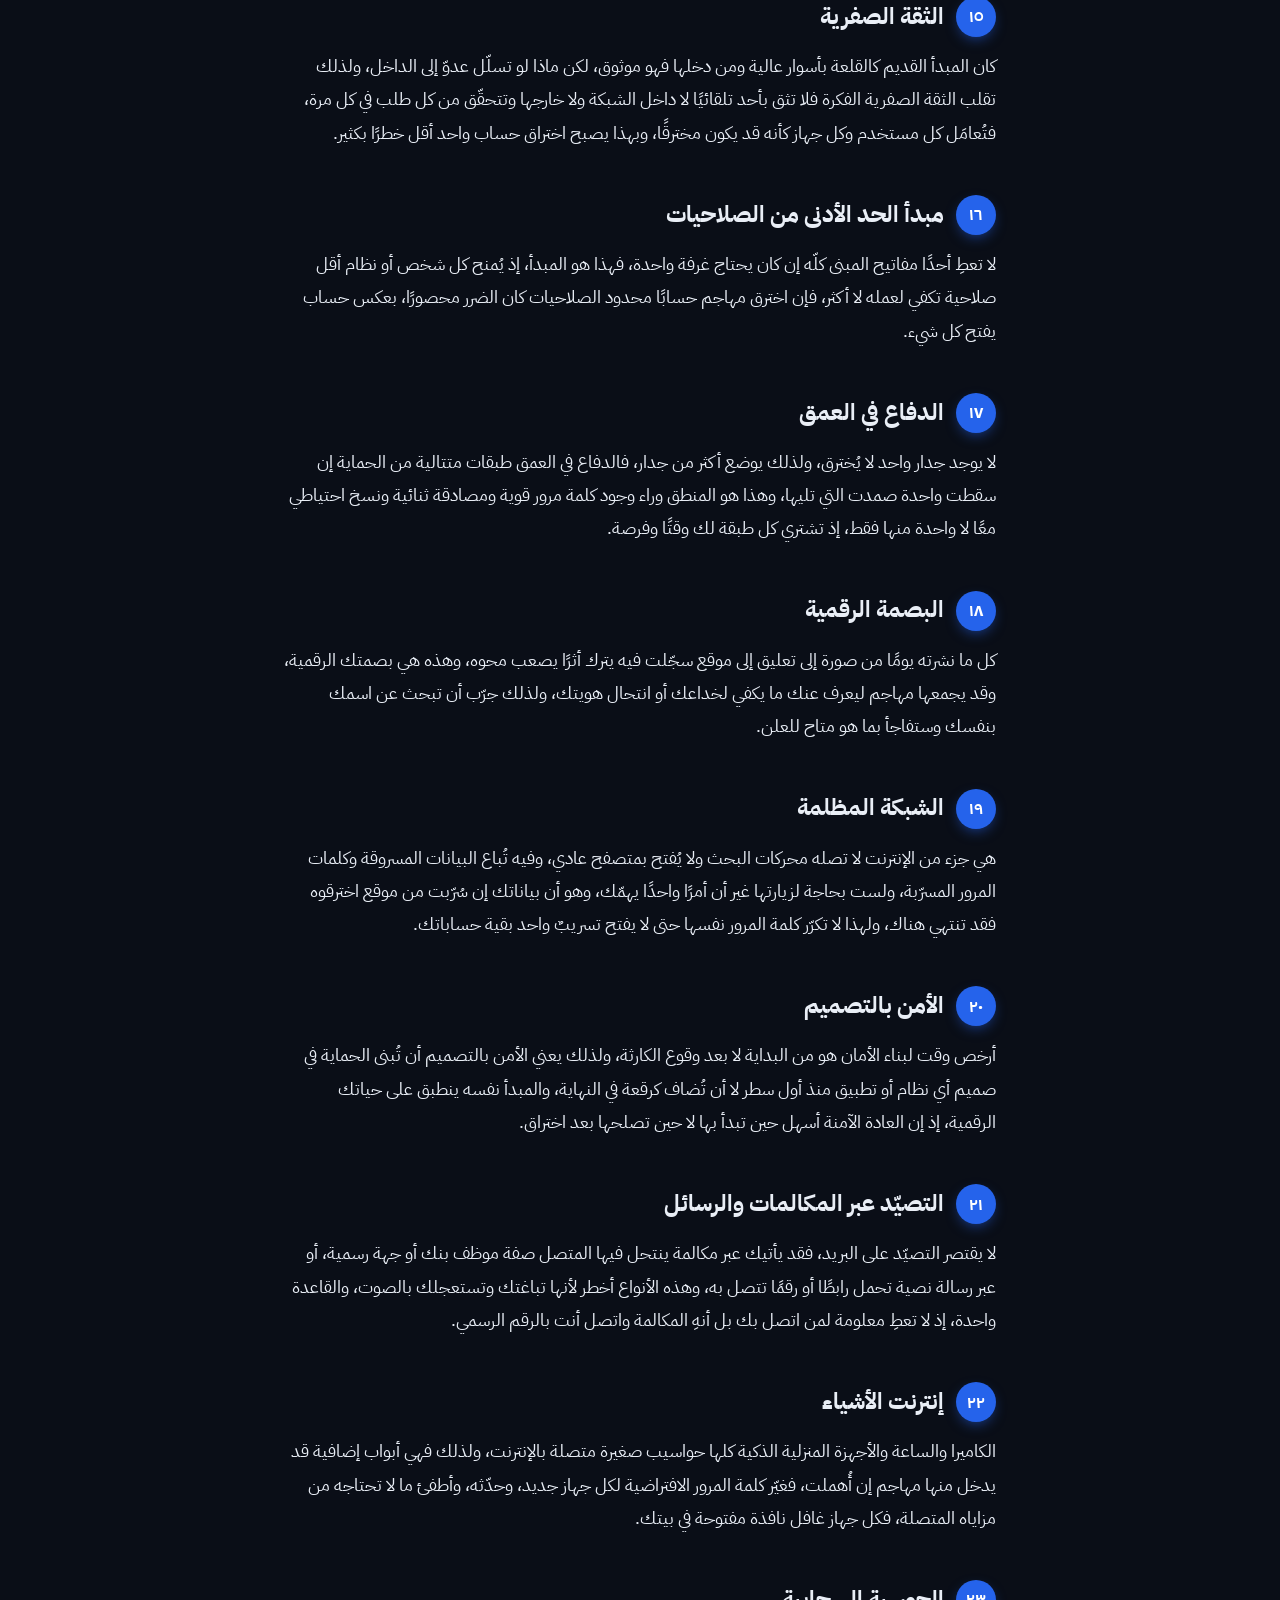
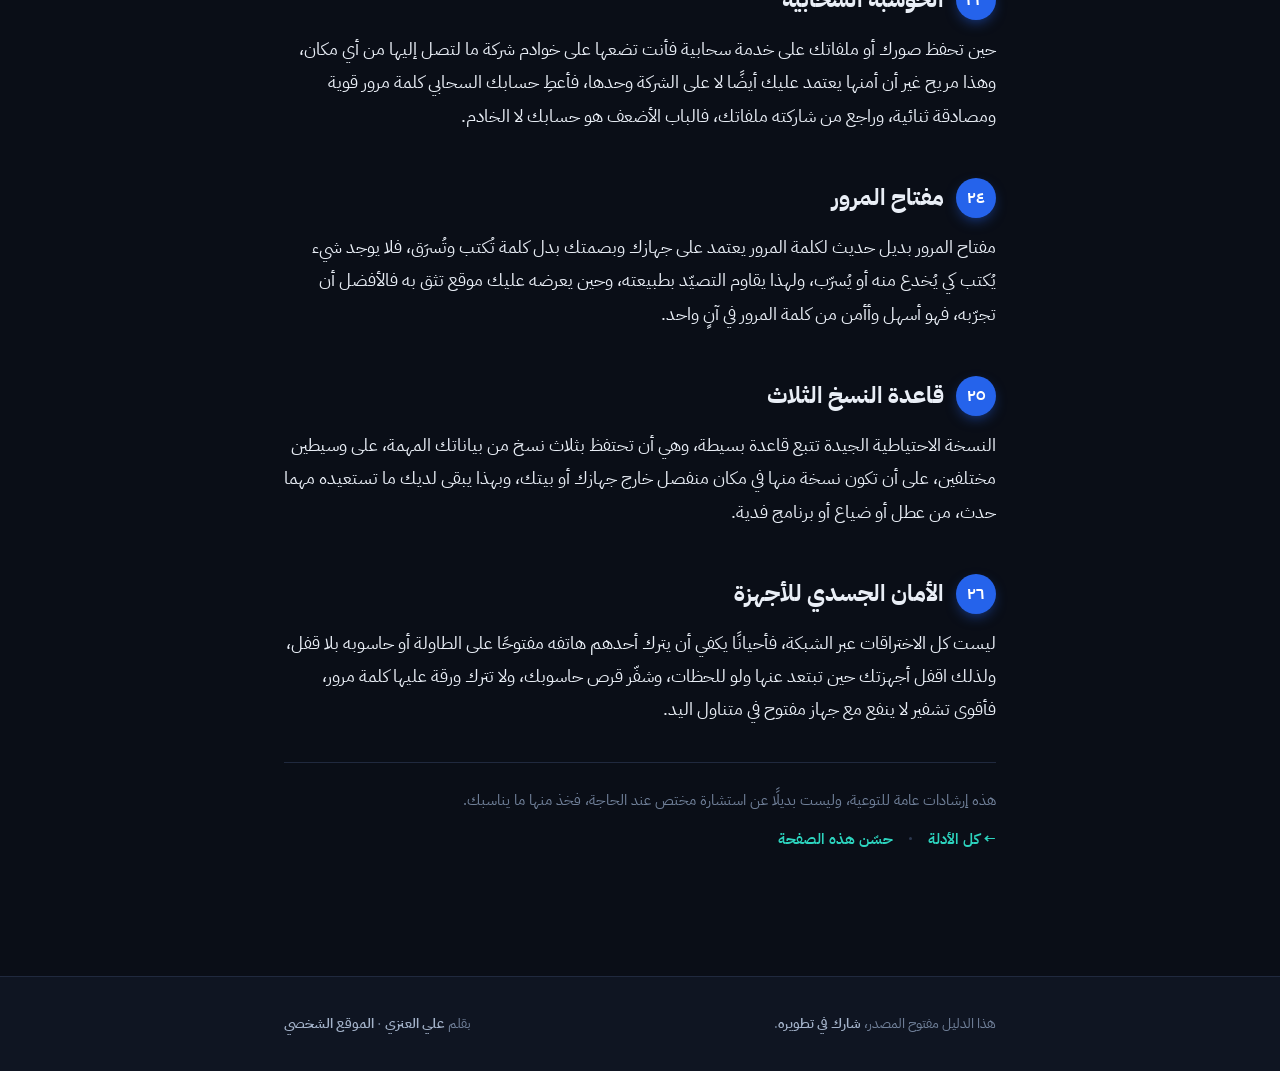
<file: content/concepts.html>
<!doctype html>
<html lang="ar" dir="rtl"><head>
<meta charset="utf-8">
<meta name="viewport" content="width=device-width, initial-scale=1">
<title>مفاهيم الأمن السيبراني | وعي</title>
<meta name="description" content="شرح مبسّط لعشرين مفهومًا في الأمن السيبراني، من جدار الحماية والتشفير إلى الثقة الصفرية والدفاع في العمق، بأمثلة من حياتك اليومية.">
<meta property="og:title" content="مفاهيم الأمن السيبراني | وعي">
<meta property="og:description" content="شرح مبسّط لعشرين مفهومًا في الأمن السيبراني، من جدار الحماية والتشفير إلى الثقة الصفرية والدفاع في العمق، بأمثلة من حياتك اليومية.">
<meta property="og:type" content="website">
<meta property="og:locale" content="ar_AR">
<meta property="og:image" content="https://siteq8.github.io/Wa3i/og.png">
<meta name="twitter:card" content="summary_large_image">
<meta name="twitter:image" content="https://siteq8.github.io/Wa3i/og.png">
<link rel="preconnect" href="https://fonts.googleapis.com">
<link rel="preconnect" href="https://fonts.gstatic.com" crossorigin>
<link href="https://fonts.googleapis.com/css2?family=IBM+Plex+Sans+Arabic:wght@400;500;600;700&family=Inter:wght@400;500;600;700&display=swap" rel="stylesheet">
<link rel="stylesheet" href="../style.css">
</head>
<body>
<div class="progress" id="progress"></div>
<button class="totop" id="totop" aria-label="أعلى الصفحة">↑</button>
<div class="topbar"><div class="wrap"><a class="brand" href="../"><span class="logo">🛡️</span><span class="ar-name">وعي</span></a><nav class="topnav"><a href="../">كل الأدلة</a><a href="https://github.com/SiteQ8/Wa3i">المستودع</a></nav></div></div>
<main class="wrap prose" style="--cat:#2563eb">
<h1>مفاهيم الأمن السيبراني</h1>
<div class="byline">بقلم <a href="https://github.com/SiteQ8">علي العنزي</a><span class="dot"></span>٢٦ مفاهيم<span class="dot"></span><a href="../">أدلة أخرى</a></div>
<p class="reveal">وراء كل خبر عن اختراق أو تسريب مصطلحاتٌ نسمعها كثيرًا ونفهمها قليلًا، ولذلك نفكّكها هنا بلغة بسيطة وبأمثلة من حياتك، فلا تحتاج خلفية تقنية بل يكفي أن تكون فضوليًا.</p>
<h2 class="reveal"><span class="n">١</span> جدار الحماية</h2>
<p class="reveal">تخيّل بوابة على مدخل حيّك يقف عندها حارس يعرف من يدخل ومن يُردّ، فهذا هو جدار الحماية باختصار، إذ يقف بين جهازك أو شبكتك وبين الإنترنت ويقرّر أي اتصال يمرّ وأيّه يُوقَف، وهو مفيد جدًا غير أنك لا تتّكل عليه وحده، فالحارس على البوابة لا يوقف من دخل بدعوة مزيّفة.</p>
<h2 class="reveal"><span class="n">٢</span> التشفير</h2>
<p class="reveal">التشفير يحوّل كلامك إلى طلاسم لا يقرأها إلا من يملك المفتاح، فلو اعترض أحدٌ رسالتك المشفّرة رأى حروفًا بلا معنى، وهو السبب في أنك تستطيع أن تحوّل مبلغًا من تطبيق بنكك وأنت مطمئن إلى أن لا أحد بينك وبين البنك يقرأ ما يجري.</p>
<h2 class="reveal"><span class="n">٣</span> الشبكة الافتراضية الخاصة</h2>
<p class="reveal">حين تتصل بواي فاي المقهى تسير بياناتك في الهواء وقد يلتقطها غيرك، ولهذا تحفر الشبكة الافتراضية الخاصة نفقًا مشفّرًا يمرّ عبره كل شيء فتحمي اتصالك وتخفي عنوانك، وهي أداة ممتازة على الشبكات العامة لكنها لا تجعلك مجهولًا تمامًا ولا تغني عن بقية وسائل الحماية.</p>
<h2 class="reveal"><span class="n">٤</span> الاتصال الآمن في المتصفح</h2>
<p class="reveal">لاحظ القفل الصغير بجانب عنوان الموقع، فهو يعني أن اتصالك بالموقع مشفّر، بحيث يصل ما تكتبه من كلمة مرور أو بيانات بطاقة دون أن يقرأه أحد في الطريق، ومن هنا القاعدة البسيطة بألا تُدخل معلومة حساسة في موقع لا يظهر فيه هذا القفل.</p>
<h2 class="reveal"><span class="n">٥</span> التشفير من طرف إلى طرف</h2>
<p class="reveal">في التشفير من طرف إلى طرف لا تستطيع حتى الشركة صاحبة التطبيق قراءة رسائلك، لأنها مشفّرة من جهازك إلى جهاز من يحادثك مباشرة، وهذا ما يميّز تطبيقات المراسلة الجادّة ويعني أن محتوى محادثتك يبقى بينك وبين الطرف الآخر وحدكما.</p>
<h2 class="reveal"><span class="n">٦</span> المصادقة متعددة العوامل</h2>
<p class="reveal">كلمة المرور وحدها بابٌ بقفل واحد، بينما تضيف المصادقة متعددة العوامل قفلًا ثانيًا هو شيء تملكه كهاتفك أو شيء تكونه كبصمتك، فحتى لو سُرقت كلمة مرورك يقف المهاجم عند القفل الثاني، ولهذا فعّلها اليوم على بريدك وحسابك البنكي إن لم تكن فعلت.</p>
<h2 class="reveal"><span class="n">٧</span> الهندسة الاجتماعية</h2>
<p class="reveal">أسهل طريق إلى بياناتك ليس اختراق جهازك بل إقناعك أنت بتسليمها، ولذلك تلعب الهندسة الاجتماعية على المشاعر من خوف وطمع واستعجال ورغبة في المساعدة، فقد يتصل المهاجم منتحلًا صفة موظف الدعم الفني ويطلب رمزًا وصلك للتو، وسلاحك الوحيد هنا بسيط وهو أن تتوقّف ثم تتحقّق ثم تتصرّف.</p>
<h2 class="reveal"><span class="n">٨</span> التصيّد الاحتيالي</h2>
<p class="reveal">تصلك رسالة تبدو من بنكك تقول إن حسابك سيُغلق ما لم تضغط الرابط فورًا وتؤكّد بياناتك، وهذا هو التصيّد، أي طُعم يُلقى للجميع علّ أحدهم يبتلعه، وعلاماته متكررة من استعجال وتهديد أو إغراء ورابط لا يشبه الموقع الحقيقي، فلا تضغط بل ادخل موقع البنك بنفسك كما تفعل دائمًا.</p>
<h2 class="reveal"><span class="n">٩</span> التصيّد الموجّه</h2>
<p class="reveal">هنا لا يُلقى الطُعم على الجميع بل يُفصَّل لك أنت، فالمهاجم يعرف اسمك ومكان عملك واسم مديرك، فتأتيك رسالة تبدو من زميل حقيقي تطلب تحويلًا عاجلًا، ولأنها شخصية ومقنعة تنطلي على كثيرين، غير أن القاعدة نفسها تنقذك، إذ إن أي طلب مالي أو حسّاس يصل عبر رسالة يجب أن تتحقق منه عبر قناة أخرى قبل أن تنفّذ.</p>
<h2 class="reveal"><span class="n">١٠</span> برامج الفدية</h2>
<p class="reveal">تفتح جهازك صباحًا فتجد ملفاتك كلها مقفلة برسالة تطلب فدية مقابل فتحها، وهذا كابوس المؤسسات والأفراد على حدّ سواء، غير أن الدفع لا يضمن استعادة شيء، ولذلك فإن أفضل حصانة ضدها ليست برنامجًا بل نسخة احتياطية منفصلة تعيد بياناتك دون أن تدفع فلسًا، مع حذر من الروابط والمرفقات التي تدخل منها غالبًا.</p>
<h2 class="reveal"><span class="n">١١</span> البرمجيات الخبيثة</h2>
<p class="reveal">البرمجيات الخبيثة اسمٌ يجمع كل برنامج صُنع ليؤذي، من فيروسات تنتشر وأحصنة طروادة تتنكّر في هيئة برنامج مفيد وبرامج تجسّس تراقبك وبرامج فدية تبتزّك، وهي تصل غالبًا عبر تنزيل من مصدر مجهول أو مرفق خبيث، ومن هنا القاعدة الذهبية بأن تنزّل من المتاجر والمواقع الرسمية وحدها.</p>
<h2 class="reveal"><span class="n">١٢</span> الثغرة والاستغلال</h2>
<p class="reveal">الثغرة خللٌ في برنامج كنافذة نسي أحدهم إغلاقها، بينما الاستغلال هو الأداة التي يستعملها المهاجم ليدخل من تلك النافذة، ولهذا كانت التحديثات مهمة إلى هذا الحد، إذ يغلق كل تحديث أمني نافذة مفتوحة قبل أن يجدها أحد.</p>
<h2 class="reveal"><span class="n">١٣</span> الثغرة الصفرية</h2>
<p class="reveal">أخطر أنواع الثغرات هي التي لا يعرف بها حتى صانع البرنامج بعد فلا يوجد لها إصلاح، وتُسمّى صفرية لأن المطوّر أمامه صفر من الأيام ليتداركها، ولا حيلة كاملة للمستخدم العادي هنا، غير أن الحذر العام والتحديث الفوري عند صدور الإصلاح يقلّلان الخطر كثيرًا.</p>
<h2 class="reveal"><span class="n">١٤</span> هجوم الوسيط</h2>
<p class="reveal">تصوّر أنك تمرّر رسالة عبر شخص فيقرأها ويغيّرها قبل أن يسلّمها، وهجوم الوسيط تمامًا كذلك، إذ يتسلّل مهاجم بين جهازك والموقع فيقرأ ما يمرّ ويعبث به، وهو يحدث غالبًا على الشبكات العامة غير الآمنة، ودرعك ضده هو التشفير أي القفل في المتصفح والشبكة الافتراضية الخاصة.</p>
<h2 class="reveal"><span class="n">١٥</span> الثقة الصفرية</h2>
<p class="reveal">كان المبدأ القديم كالقلعة بأسوار عالية ومن دخلها فهو موثوق، لكن ماذا لو تسلّل عدوّ إلى الداخل، ولذلك تقلب الثقة الصفرية الفكرة فلا تثق بأحد تلقائيًا لا داخل الشبكة ولا خارجها وتتحقّق من كل طلب في كل مرة، فتُعامَل كل مستخدم وكل جهاز كأنه قد يكون مخترقًا، وبهذا يصبح اختراق حساب واحد أقل خطرًا بكثير.</p>
<h2 class="reveal"><span class="n">١٦</span> مبدأ الحد الأدنى من الصلاحيات</h2>
<p class="reveal">لا تعطِ أحدًا مفاتيح المبنى كلّه إن كان يحتاج غرفة واحدة، فهذا هو المبدأ، إذ يُمنح كل شخص أو نظام أقل صلاحية تكفي لعمله لا أكثر، فإن اخترق مهاجم حسابًا محدود الصلاحيات كان الضرر محصورًا، بعكس حساب يفتح كل شيء.</p>
<h2 class="reveal"><span class="n">١٧</span> الدفاع في العمق</h2>
<p class="reveal">لا يوجد جدار واحد لا يُخترق، ولذلك يوضع أكثر من جدار، فالدفاع في العمق طبقات متتالية من الحماية إن سقطت واحدة صمدت التي تليها، وهذا هو المنطق وراء وجود كلمة مرور قوية ومصادقة ثنائية ونسخ احتياطي معًا لا واحدة منها فقط، إذ تشتري كل طبقة لك وقتًا وفرصة.</p>
<h2 class="reveal"><span class="n">١٨</span> البصمة الرقمية</h2>
<p class="reveal">كل ما نشرته يومًا من صورة إلى تعليق إلى موقع سجّلت فيه يترك أثرًا يصعب محوه، وهذه هي بصمتك الرقمية، وقد يجمعها مهاجم ليعرف عنك ما يكفي لخداعك أو انتحال هويتك، ولذلك جرّب أن تبحث عن اسمك بنفسك وستفاجأ بما هو متاح للعلن.</p>
<h2 class="reveal"><span class="n">١٩</span> الشبكة المظلمة</h2>
<p class="reveal">هي جزء من الإنترنت لا تصله محركات البحث ولا يُفتح بمتصفح عادي، وفيه تُباع البيانات المسروقة وكلمات المرور المسرّبة، ولست بحاجة لزيارتها غير أن أمرًا واحدًا يهمّك، وهو أن بياناتك إن سُرّبت من موقع اخترقوه فقد تنتهي هناك، ولهذا لا تكرّر كلمة المرور نفسها حتى لا يفتح تسريبٌ واحد بقية حساباتك.</p>
<h2 class="reveal"><span class="n">٢٠</span> الأمن بالتصميم</h2>
<p class="reveal">أرخص وقت لبناء الأمان هو من البداية لا بعد وقوع الكارثة، ولذلك يعني الأمن بالتصميم أن تُبنى الحماية في صميم أي نظام أو تطبيق منذ أول سطر لا أن تُضاف كرقعة في النهاية، والمبدأ نفسه ينطبق على حياتك الرقمية، إذ إن العادة الآمنة أسهل حين تبدأ بها لا حين تصلحها بعد اختراق.</p>
<h2 class="reveal"><span class="n">٢١</span> التصيّد عبر المكالمات والرسائل</h2>
<p class="reveal">لا يقتصر التصيّد على البريد، فقد يأتيك عبر مكالمة ينتحل فيها المتصل صفة موظف بنك أو جهة رسمية، أو عبر رسالة نصية تحمل رابطًا أو رقمًا تتصل به، وهذه الأنواع أخطر لأنها تباغتك وتستعجلك بالصوت، والقاعدة واحدة، إذ لا تعطِ معلومة لمن اتصل بك بل أنهِ المكالمة واتصل أنت بالرقم الرسمي.</p>
<h2 class="reveal"><span class="n">٢٢</span> إنترنت الأشياء</h2>
<p class="reveal">الكاميرا والساعة والأجهزة المنزلية الذكية كلها حواسيب صغيرة متصلة بالإنترنت، ولذلك فهي أبواب إضافية قد يدخل منها مهاجم إن أُهملت، فغيّر كلمة المرور الافتراضية لكل جهاز جديد، وحدّثه، وأطفئ ما لا تحتاجه من مزاياه المتصلة، فكل جهاز غافل نافذة مفتوحة في بيتك.</p>
<h2 class="reveal"><span class="n">٢٣</span> الحوسبة السحابية</h2>
<p class="reveal">حين تحفظ صورك أو ملفاتك على خدمة سحابية فأنت تضعها على خوادم شركة ما لتصل إليها من أي مكان، وهذا مريح غير أن أمنها يعتمد عليك أيضًا لا على الشركة وحدها، فأعطِ حسابك السحابي كلمة مرور قوية ومصادقة ثنائية، وراجع من شاركته ملفاتك، فالباب الأضعف هو حسابك لا الخادم.</p>
<h2 class="reveal"><span class="n">٢٤</span> مفتاح المرور</h2>
<p class="reveal">مفتاح المرور بديل حديث لكلمة المرور يعتمد على جهازك وبصمتك بدل كلمة تُكتب وتُسرَق، فلا يوجد شيء يُكتب كي يُخدع منه أو يُسرّب، ولهذا يقاوم التصيّد بطبيعته، وحين يعرضه عليك موقع تثق به فالأفضل أن تجرّبه، فهو أسهل وأأمن من كلمة المرور في آنٍ واحد.</p>
<h2 class="reveal"><span class="n">٢٥</span> قاعدة النسخ الثلاث</h2>
<p class="reveal">النسخة الاحتياطية الجيدة تتبع قاعدة بسيطة، وهي أن تحتفظ بثلاث نسخ من بياناتك المهمة، على وسيطين مختلفين، على أن تكون نسخة منها في مكان منفصل خارج جهازك أو بيتك، وبهذا يبقى لديك ما تستعيده مهما حدث، من عطل أو ضياع أو برنامج فدية.</p>
<h2 class="reveal"><span class="n">٢٦</span> الأمان الجسدي للأجهزة</h2>
<p class="reveal">ليست كل الاختراقات عبر الشبكة، فأحيانًا يكفي أن يترك أحدهم هاتفه مفتوحًا على الطاولة أو حاسوبه بلا قفل، ولذلك اقفل أجهزتك حين تبتعد عنها ولو للحظات، وشفّر قرص حاسوبك، ولا تترك ورقة عليها كلمة مرور، فأقوى تشفير لا ينفع مع جهاز مفتوح في متناول اليد.</p>
<div class="pagefoot"><div class="row"><span class="grow">هذه إرشادات عامة للتوعية، وليست بديلًا عن استشارة مختص عند الحاجة، فخذ منها ما يناسبك.</span></div><div class="row" style="margin-top:12px"><a href="../">&larr; كل الأدلة</a><span class="fdot"></span><a href="https://github.com/SiteQ8/Wa3i/edit/main/content/concepts.md">حسّن هذه الصفحة</a></div></div>
</main>
<footer class="sitefoot"><div class="wrap"><span>هذا الدليل مفتوح المصدر، <a href="https://github.com/SiteQ8/Wa3i">شارك في تطويره</a>.</span><span>بقلم <a href="https://github.com/SiteQ8">علي العنزي</a> &middot; <a href="https://3li.info">الموقع الشخصي</a></span></div></footer>
<script>(function () {
  var d = document, root = d.documentElement;
  root.classList.add("js");
  var AR = "\u0660\u0661\u0662\u0663\u0664\u0665\u0666\u0667\u0668\u0669";
  function toAr(n) { return ("" + n).replace(/[0-9]/g, function (x) { return AR[+x]; }); }
  var slice = function (x) { return Array.prototype.slice.call(x); };
  var reduce = !!(window.matchMedia && matchMedia("(prefers-reduced-motion: reduce)").matches);

  /* reading progress + back to top */
  var prog = d.getElementById("progress"), totop = d.getElementById("totop");
  function onScroll() {
    if (prog) {
      var h = d.body.scrollHeight - innerHeight;
      prog.style.width = (h > 0 ? (scrollY / h) * 100 : 0) + "%";
    }
    if (totop) { totop.classList.toggle("show", scrollY > 480); }
  }
  addEventListener("scroll", onScroll, { passive: true });
  onScroll();
  if (totop) totop.addEventListener("click", function () { scrollTo({ top: 0, behavior: reduce ? "auto" : "smooth" }); });

  /* scroll reveal */
  var reveals = slice(d.querySelectorAll(".reveal"));
  if (!reduce && "IntersectionObserver" in window && reveals.length) {
    var io = new IntersectionObserver(function (es) {
      es.forEach(function (e) { if (e.isIntersecting) { e.target.classList.add("in"); io.unobserve(e.target); } });
    }, { threshold: 0.08, rootMargin: "0px 0px -40px 0px" });
    reveals.forEach(function (el) { io.observe(el); });
  } else { reveals.forEach(function (el) { el.classList.add("in"); }); }

  /* animated counters */
  var counters = slice(d.querySelectorAll("[data-count]"));
  function runCounter(el) {
    if (reduce) { el.textContent = toAr(+el.getAttribute("data-count")); return; }
    var target = +el.getAttribute("data-count"), start = null, dur = 1100;
    requestAnimationFrame(function step(ts) {
      if (!start) start = ts;
      var p = Math.min((ts - start) / dur, 1);
      el.textContent = toAr(Math.floor((1 - Math.pow(1 - p, 3)) * target));
      if (p < 1) requestAnimationFrame(step); else el.textContent = toAr(target);
    });
  }
  if ("IntersectionObserver" in window && counters.length) {
    var co = new IntersectionObserver(function (es) {
      es.forEach(function (e) { if (e.isIntersecting) { runCounter(e.target); co.unobserve(e.target); } });
    }, { threshold: 0.5 });
    counters.forEach(function (el) { co.observe(el); });
  } else { counters.forEach(function (el) { el.textContent = toAr(+el.getAttribute("data-count")); }); }

  /* confetti */
  function confetti() {
    if (reduce) return;
    var c = d.createElement("canvas"); c.className = "confetti-canvas";
    d.body.appendChild(c); var ctx = c.getContext("2d");
    c.width = innerWidth; c.height = innerHeight;
    var cols = ["#ea580c", "#0891b2", "#059669", "#7c3aed", "#db2777", "#fbbf24", "#2563eb"];
    var parts = [];
    for (var k = 0; k < 150; k++) parts.push({
      x: Math.random() * c.width, y: -20 - Math.random() * c.height * 0.5,
      r: 5 + Math.random() * 7, col: cols[k % cols.length],
      vy: 2.5 + Math.random() * 4.5, vx: -2.5 + Math.random() * 5,
      rot: Math.random() * 6.28, vr: -0.25 + Math.random() * 0.5
    });
    var t0 = performance.now();
    (function frame(ts) {
      ctx.clearRect(0, 0, c.width, c.height);
      parts.forEach(function (p) {
        p.y += p.vy; p.x += p.vx; p.rot += p.vr; p.vy += 0.04;
        ctx.save(); ctx.translate(p.x, p.y); ctx.rotate(p.rot);
        ctx.fillStyle = p.col; ctx.fillRect(-p.r / 2, -p.r / 2, p.r, p.r * 0.6); ctx.restore();
      });
      if (ts - t0 < 2800) requestAnimationFrame(frame);
      else if (c.parentNode) c.parentNode.removeChild(c);
    })(t0);
  }

  /* glossary live filter */
  var q = d.getElementById("q");
  if (q) {
    var terms = slice(d.querySelectorAll(".term")), gc = d.getElementById("gc"), ge = d.getElementById("gempty");
    q.addEventListener("input", function () {
      var v = (q.value || "").toLowerCase().trim(), shown = 0;
      terms.forEach(function (t) {
        var ok = v === "" || t.getAttribute("data-s").indexOf(v) !== -1;
        t.style.display = ok ? "" : "none"; if (ok) shown++;
      });
      if (gc) gc.textContent = toAr(shown);
      if (ge) ge.style.display = shown === 0 ? "block" : "none";
    });
  }

  /* checklist: progress bar, persistence, confetti on completion */
  var clist = d.getElementById("cl-list");
  if (clist) {
    var boxes = slice(clist.querySelectorAll("input[type=checkbox]"));
    var bar = d.getElementById("cl-bar"), lbl = d.getElementById("cl-lbl"), done = d.getElementById("cl-done");
    var KEY = "wa3i-oct-checklist";
    try { var saved = JSON.parse(localStorage.getItem(KEY) || "[]"); boxes.forEach(function (b, i) { if (saved[i]) b.checked = true; }); } catch (e) {}
    function upd(fire) {
      var n = 0; boxes.forEach(function (b) { if (b.checked) n++; });
      var pct = Math.round(n / boxes.length * 100);
      if (bar) bar.style.width = pct + "%";
      if (lbl) lbl.textContent = toAr(n) + " من " + toAr(boxes.length);
      try { localStorage.setItem(KEY, JSON.stringify(boxes.map(function (b) { return b.checked ? 1 : 0; }))); } catch (e) {}
      var full = n === boxes.length;
      if (done) done.classList.toggle("show", full);
      if (fire && full) confetti();
    }
    boxes.forEach(function (b) { b.addEventListener("change", function () { upd(true); }); });
    upd(false);
  }

  /* phishing quiz game */
  var quizEl = d.getElementById("quiz");
  if (quizEl) {
    var data = [];
    try { data = JSON.parse(d.getElementById("quiz-data").textContent); } catch (e) {}
    var i = 0, score = 0;
    var card = d.getElementById("q-card"), msg = d.getElementById("q-msg"),
      fb = d.getElementById("q-fb"), pv = d.getElementById("q-prog"),
      btns = d.getElementById("q-btns"), next = d.getElementById("q-next"),
      result = d.getElementById("q-result"), progwrap = d.getElementById("q-progwrap"),
      barq = d.getElementById("q-bar");
    function render() {
      var it = data[i];
      card.className = "q-card";
      msg.textContent = it.m;
      fb.style.display = "none"; fb.className = "q-fb";
      btns.style.display = "flex"; next.style.display = "none";
      pv.textContent = "الرسالة " + toAr(i + 1) + " من " + toAr(data.length);
      if (barq) barq.style.width = (i / data.length * 100) + "%";
    }
    function answer(guess) {
      var it = data[i], correct = (guess === it.p);
      if (correct) score++;
      card.className = "q-card " + (it.p ? "is-phish" : "is-safe");
      btns.style.display = "none";
      fb.style.display = "block";
      fb.className = "q-fb " + (correct ? "ok" : "no");
      var verdict = it.p ? "رسالة تصيّد" : "رسالة آمنة";
      fb.innerHTML = "<b>" + (correct ? "إجابة صحيحة" : "ليست صحيحة") + "</b>، فهذه " + verdict + "، " + it.e;
      next.style.display = "inline-flex";
      next.textContent = (i < data.length - 1) ? "الرسالة التالية" : "شاهد نتيجتك";
      if (barq) barq.style.width = ((i + 1) / data.length * 100) + "%";
    }
    function showResult() {
      card.style.display = "none"; if (progwrap) progwrap.style.display = "none";
      result.style.display = "block";
      var pct = Math.round(score / data.length * 100);
      var msgTxt = score === data.length ? "عين صقر، لا تنطلي عليك حيلة."
        : (pct >= 60 ? "جيد جدًا، وعيك يحميك، واصل التدقيق."
          : "لا بأس، الآن تعرف ما يجب أن تنتبه له في المرة القادمة.");
      result.innerHTML = '<div class="q-emoji">' + (score === data.length ? "\uD83C\uDFC6" : (pct >= 60 ? "\uD83D\uDC4F" : "\uD83D\uDCA1")) + "</div>"
        + '<div class="q-score" dir="ltr">' + toAr(score) + " / " + toAr(data.length) + "</div>"
        + '<p class="q-final">' + msgTxt + "</p>"
        + '<div class="q-actions"><button class="q-retry">أعد المحاولة</button><button class="q-share">شارك نتيجتك \uD83D\uDCE4</button></div>';
      if (score === data.length) confetti();
      result.querySelector(".q-share").addEventListener("click", function () {
        var txt = "حصلت على " + toAr(score) + " من " + toAr(data.length) + " في اختبار «هل هذه رسالة تصيّد؟» من وعي، اختبر نفسك: https://siteq8.github.io/Wa3i/content/quiz.html";
        if (navigator.share) { navigator.share({ text: txt }).catch(function () {}); }
        else { window.open("https://wa.me/?text=" + encodeURIComponent(txt), "_blank"); }
      });
      result.querySelector(".q-retry").addEventListener("click", function () {
        i = 0; score = 0; result.style.display = "none"; card.style.display = "";
        if (progwrap) progwrap.style.display = ""; render();
        scrollTo({ top: 0, behavior: reduce ? "auto" : "smooth" });
      });
    }
    d.getElementById("q-yes").addEventListener("click", function () { answer(true); });
    d.getElementById("q-no").addEventListener("click", function () { answer(false); });
    next.addEventListener("click", function () {
      if (i < data.length - 1) { i++; render(); } else showResult();
    });
    render();
  }
})();
</script>
</body></html>
</file>
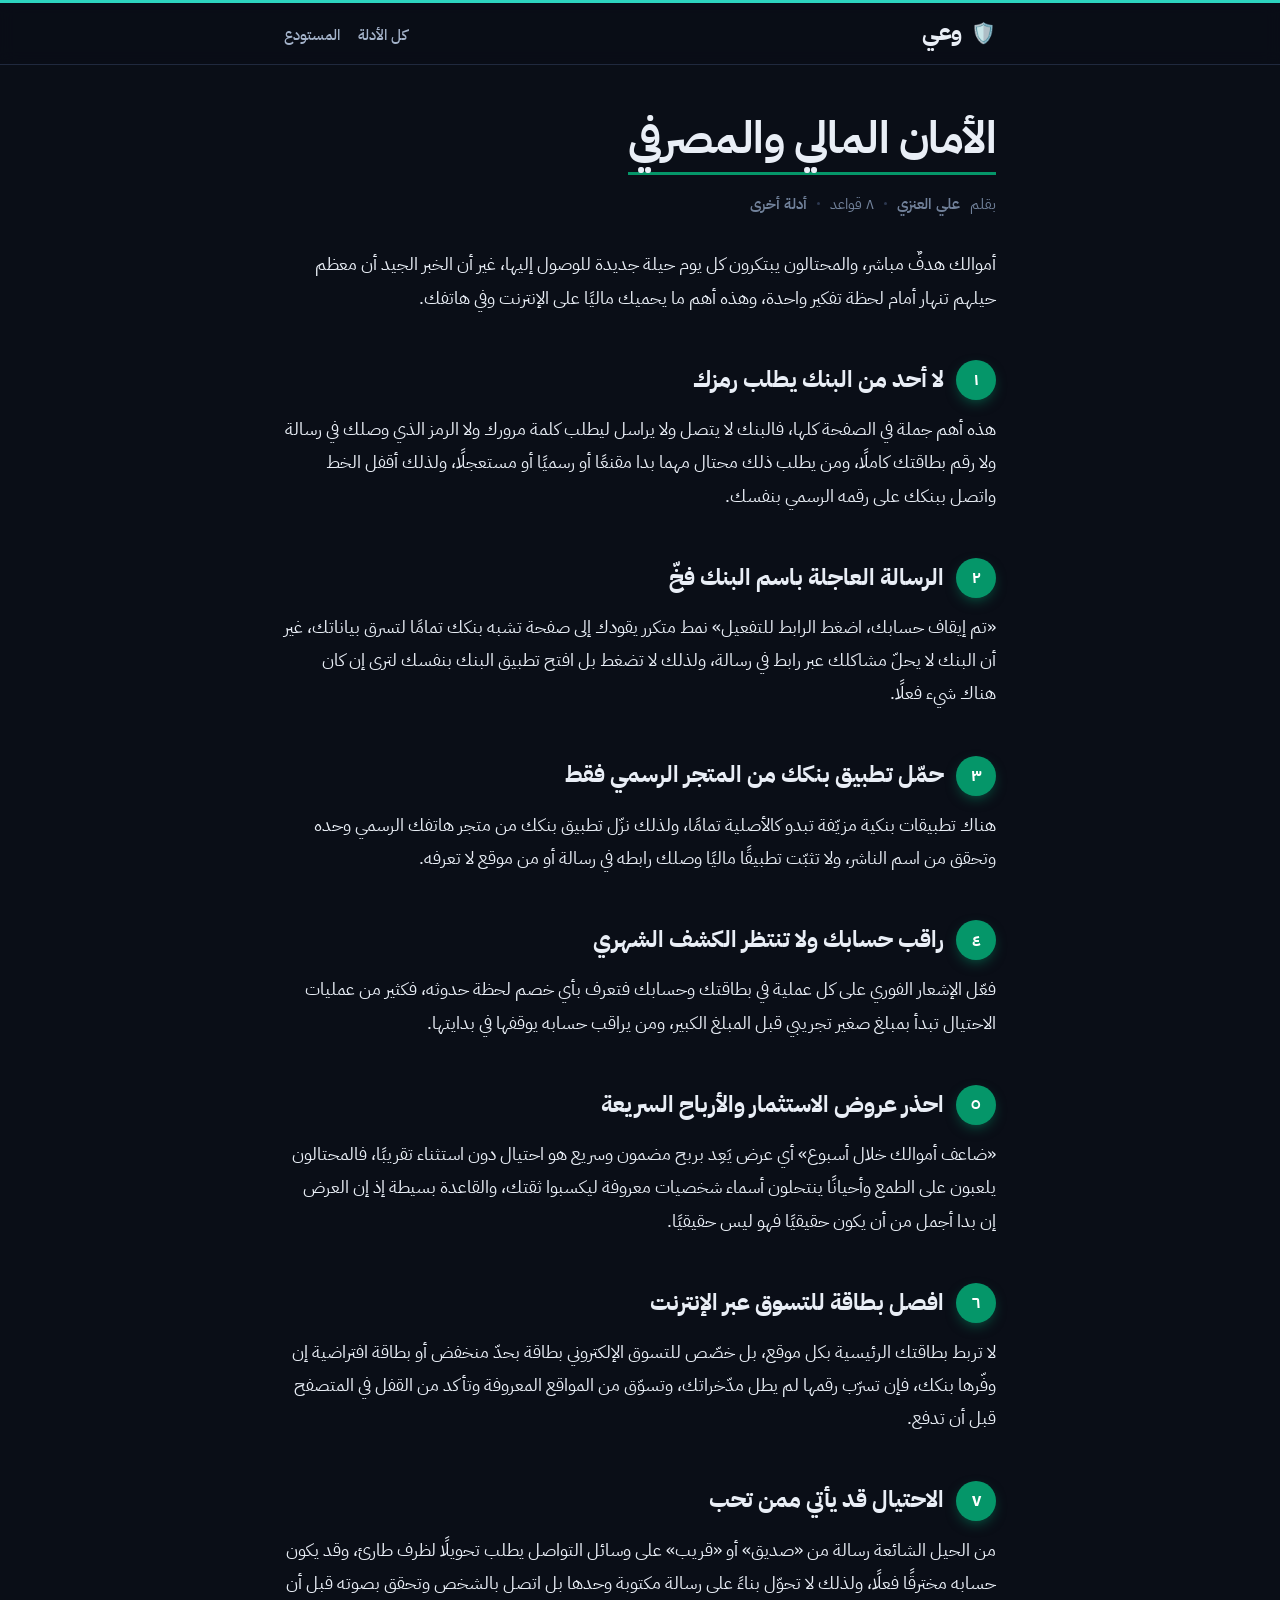
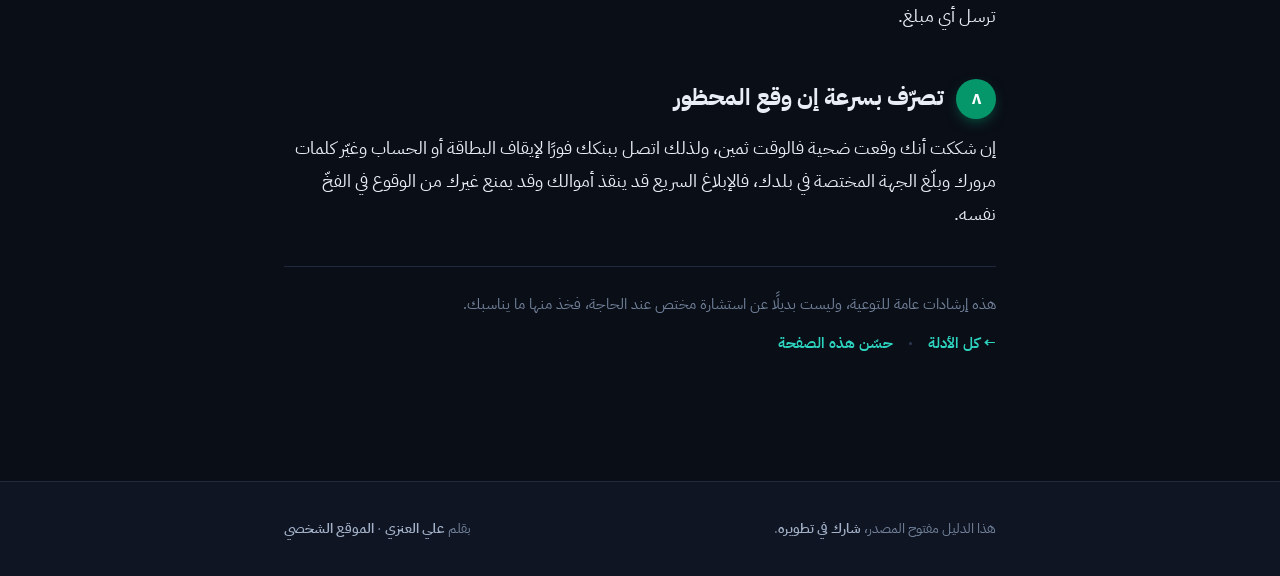
<file: content/financial-security.html>
<!doctype html>
<html lang="ar" dir="rtl"><head>
<meta charset="utf-8">
<meta name="viewport" content="width=device-width, initial-scale=1">
<title>الأمان المالي والمصرفي | وعي</title>
<meta name="description" content="ثماني قواعد تحمي أموالك من الاحتيال المصرفي والرسائل المزيّفة باسم البنك وعروض الأرباح الوهمية، ومن الاحتيال الذي قد يأتي ممن تعرف.">
<meta property="og:title" content="الأمان المالي والمصرفي | وعي">
<meta property="og:description" content="ثماني قواعد تحمي أموالك من الاحتيال المصرفي والرسائل المزيّفة باسم البنك وعروض الأرباح الوهمية، ومن الاحتيال الذي قد يأتي ممن تعرف.">
<meta property="og:type" content="website">
<meta property="og:locale" content="ar_AR">
<meta property="og:image" content="https://siteq8.github.io/Wa3i/og.png">
<meta name="twitter:card" content="summary_large_image">
<meta name="twitter:image" content="https://siteq8.github.io/Wa3i/og.png">
<link rel="preconnect" href="https://fonts.googleapis.com">
<link rel="preconnect" href="https://fonts.gstatic.com" crossorigin>
<link href="https://fonts.googleapis.com/css2?family=IBM+Plex+Sans+Arabic:wght@400;500;600;700&family=Inter:wght@400;500;600;700&display=swap" rel="stylesheet">
<link rel="stylesheet" href="../style.css">
</head>
<body>
<div class="progress" id="progress"></div>
<button class="totop" id="totop" aria-label="أعلى الصفحة">↑</button>
<div class="topbar"><div class="wrap"><a class="brand" href="../"><span class="logo">🛡️</span><span class="ar-name">وعي</span></a><nav class="topnav"><a href="../">كل الأدلة</a><a href="https://github.com/SiteQ8/Wa3i">المستودع</a></nav></div></div>
<main class="wrap prose" style="--cat:#059669">
<h1>الأمان المالي والمصرفي</h1>
<div class="byline">بقلم <a href="https://github.com/SiteQ8">علي العنزي</a><span class="dot"></span>٨ قواعد<span class="dot"></span><a href="../">أدلة أخرى</a></div>
<p class="reveal">أموالك هدفٌ مباشر، والمحتالون يبتكرون كل يوم حيلة جديدة للوصول إليها، غير أن الخبر الجيد أن معظم حيلهم تنهار أمام لحظة تفكير واحدة، وهذه أهم ما يحميك ماليًا على الإنترنت وفي هاتفك.</p>
<h2 class="reveal"><span class="n">١</span> لا أحد من البنك يطلب رمزك</h2>
<p class="reveal">هذه أهم جملة في الصفحة كلها، فالبنك لا يتصل ولا يراسل ليطلب كلمة مرورك ولا الرمز الذي وصلك في رسالة ولا رقم بطاقتك كاملًا، ومن يطلب ذلك محتال مهما بدا مقنعًا أو رسميًا أو مستعجلًا، ولذلك أقفل الخط واتصل ببنكك على رقمه الرسمي بنفسك.</p>
<h2 class="reveal"><span class="n">٢</span> الرسالة العاجلة باسم البنك فخّ</h2>
<p class="reveal">«تم إيقاف حسابك، اضغط الرابط للتفعيل» نمط متكرر يقودك إلى صفحة تشبه بنكك تمامًا لتسرق بياناتك، غير أن البنك لا يحلّ مشاكلك عبر رابط في رسالة، ولذلك لا تضغط بل افتح تطبيق البنك بنفسك لترى إن كان هناك شيء فعلًا.</p>
<h2 class="reveal"><span class="n">٣</span> حمّل تطبيق بنكك من المتجر الرسمي فقط</h2>
<p class="reveal">هناك تطبيقات بنكية مزيّفة تبدو كالأصلية تمامًا، ولذلك نزّل تطبيق بنكك من متجر هاتفك الرسمي وحده وتحقق من اسم الناشر، ولا تثبّت تطبيقًا ماليًا وصلك رابطه في رسالة أو من موقع لا تعرفه.</p>
<h2 class="reveal"><span class="n">٤</span> راقب حسابك ولا تنتظر الكشف الشهري</h2>
<p class="reveal">فعّل الإشعار الفوري على كل عملية في بطاقتك وحسابك فتعرف بأي خصم لحظة حدوثه، فكثير من عمليات الاحتيال تبدأ بمبلغ صغير تجريبي قبل المبلغ الكبير، ومن يراقب حسابه يوقفها في بدايتها.</p>
<h2 class="reveal"><span class="n">٥</span> احذر عروض الاستثمار والأرباح السريعة</h2>
<p class="reveal">«ضاعف أموالك خلال أسبوع» أي عرض يَعِد بربح مضمون وسريع هو احتيال دون استثناء تقريبًا، فالمحتالون يلعبون على الطمع وأحيانًا ينتحلون أسماء شخصيات معروفة ليكسبوا ثقتك، والقاعدة بسيطة إذ إن العرض إن بدا أجمل من أن يكون حقيقيًا فهو ليس حقيقيًا.</p>
<h2 class="reveal"><span class="n">٦</span> افصل بطاقة للتسوق عبر الإنترنت</h2>
<p class="reveal">لا تربط بطاقتك الرئيسية بكل موقع، بل خصّص للتسوق الإلكتروني بطاقة بحدّ منخفض أو بطاقة افتراضية إن وفّرها بنكك، فإن تسرّب رقمها لم يطل مدّخراتك، وتسوّق من المواقع المعروفة وتأكد من القفل في المتصفح قبل أن تدفع.</p>
<h2 class="reveal"><span class="n">٧</span> الاحتيال قد يأتي ممن تحب</h2>
<p class="reveal">من الحيل الشائعة رسالة من «صديق» أو «قريب» على وسائل التواصل يطلب تحويلًا لظرف طارئ، وقد يكون حسابه مخترقًا فعلًا، ولذلك لا تحوّل بناءً على رسالة مكتوبة وحدها بل اتصل بالشخص وتحقق بصوته قبل أن ترسل أي مبلغ.</p>
<h2 class="reveal"><span class="n">٨</span> تصرّف بسرعة إن وقع المحظور</h2>
<p class="reveal">إن شككت أنك وقعت ضحية فالوقت ثمين، ولذلك اتصل ببنكك فورًا لإيقاف البطاقة أو الحساب وغيّر كلمات مرورك وبلّغ الجهة المختصة في بلدك، فالإبلاغ السريع قد ينقذ أموالك وقد يمنع غيرك من الوقوع في الفخّ نفسه.</p>
<div class="pagefoot"><div class="row"><span class="grow">هذه إرشادات عامة للتوعية، وليست بديلًا عن استشارة مختص عند الحاجة، فخذ منها ما يناسبك.</span></div><div class="row" style="margin-top:12px"><a href="../">&larr; كل الأدلة</a><span class="fdot"></span><a href="https://github.com/SiteQ8/Wa3i/edit/main/content/financial-security.md">حسّن هذه الصفحة</a></div></div>
</main>
<footer class="sitefoot"><div class="wrap"><span>هذا الدليل مفتوح المصدر، <a href="https://github.com/SiteQ8/Wa3i">شارك في تطويره</a>.</span><span>بقلم <a href="https://github.com/SiteQ8">علي العنزي</a> &middot; <a href="https://3li.info">الموقع الشخصي</a></span></div></footer>
<script>(function () {
  var d = document, root = d.documentElement;
  root.classList.add("js");
  var AR = "\u0660\u0661\u0662\u0663\u0664\u0665\u0666\u0667\u0668\u0669";
  function toAr(n) { return ("" + n).replace(/[0-9]/g, function (x) { return AR[+x]; }); }
  var slice = function (x) { return Array.prototype.slice.call(x); };
  var reduce = !!(window.matchMedia && matchMedia("(prefers-reduced-motion: reduce)").matches);

  /* reading progress + back to top */
  var prog = d.getElementById("progress"), totop = d.getElementById("totop");
  function onScroll() {
    if (prog) {
      var h = d.body.scrollHeight - innerHeight;
      prog.style.width = (h > 0 ? (scrollY / h) * 100 : 0) + "%";
    }
    if (totop) { totop.classList.toggle("show", scrollY > 480); }
  }
  addEventListener("scroll", onScroll, { passive: true });
  onScroll();
  if (totop) totop.addEventListener("click", function () { scrollTo({ top: 0, behavior: reduce ? "auto" : "smooth" }); });

  /* scroll reveal */
  var reveals = slice(d.querySelectorAll(".reveal"));
  if (!reduce && "IntersectionObserver" in window && reveals.length) {
    var io = new IntersectionObserver(function (es) {
      es.forEach(function (e) { if (e.isIntersecting) { e.target.classList.add("in"); io.unobserve(e.target); } });
    }, { threshold: 0.08, rootMargin: "0px 0px -40px 0px" });
    reveals.forEach(function (el) { io.observe(el); });
  } else { reveals.forEach(function (el) { el.classList.add("in"); }); }

  /* animated counters */
  var counters = slice(d.querySelectorAll("[data-count]"));
  function runCounter(el) {
    if (reduce) { el.textContent = toAr(+el.getAttribute("data-count")); return; }
    var target = +el.getAttribute("data-count"), start = null, dur = 1100;
    requestAnimationFrame(function step(ts) {
      if (!start) start = ts;
      var p = Math.min((ts - start) / dur, 1);
      el.textContent = toAr(Math.floor((1 - Math.pow(1 - p, 3)) * target));
      if (p < 1) requestAnimationFrame(step); else el.textContent = toAr(target);
    });
  }
  if ("IntersectionObserver" in window && counters.length) {
    var co = new IntersectionObserver(function (es) {
      es.forEach(function (e) { if (e.isIntersecting) { runCounter(e.target); co.unobserve(e.target); } });
    }, { threshold: 0.5 });
    counters.forEach(function (el) { co.observe(el); });
  } else { counters.forEach(function (el) { el.textContent = toAr(+el.getAttribute("data-count")); }); }

  /* confetti */
  function confetti() {
    if (reduce) return;
    var c = d.createElement("canvas"); c.className = "confetti-canvas";
    d.body.appendChild(c); var ctx = c.getContext("2d");
    c.width = innerWidth; c.height = innerHeight;
    var cols = ["#ea580c", "#0891b2", "#059669", "#7c3aed", "#db2777", "#fbbf24", "#2563eb"];
    var parts = [];
    for (var k = 0; k < 150; k++) parts.push({
      x: Math.random() * c.width, y: -20 - Math.random() * c.height * 0.5,
      r: 5 + Math.random() * 7, col: cols[k % cols.length],
      vy: 2.5 + Math.random() * 4.5, vx: -2.5 + Math.random() * 5,
      rot: Math.random() * 6.28, vr: -0.25 + Math.random() * 0.5
    });
    var t0 = performance.now();
    (function frame(ts) {
      ctx.clearRect(0, 0, c.width, c.height);
      parts.forEach(function (p) {
        p.y += p.vy; p.x += p.vx; p.rot += p.vr; p.vy += 0.04;
        ctx.save(); ctx.translate(p.x, p.y); ctx.rotate(p.rot);
        ctx.fillStyle = p.col; ctx.fillRect(-p.r / 2, -p.r / 2, p.r, p.r * 0.6); ctx.restore();
      });
      if (ts - t0 < 2800) requestAnimationFrame(frame);
      else if (c.parentNode) c.parentNode.removeChild(c);
    })(t0);
  }

  /* glossary live filter */
  var q = d.getElementById("q");
  if (q) {
    var terms = slice(d.querySelectorAll(".term")), gc = d.getElementById("gc"), ge = d.getElementById("gempty");
    q.addEventListener("input", function () {
      var v = (q.value || "").toLowerCase().trim(), shown = 0;
      terms.forEach(function (t) {
        var ok = v === "" || t.getAttribute("data-s").indexOf(v) !== -1;
        t.style.display = ok ? "" : "none"; if (ok) shown++;
      });
      if (gc) gc.textContent = toAr(shown);
      if (ge) ge.style.display = shown === 0 ? "block" : "none";
    });
  }

  /* checklist: progress bar, persistence, confetti on completion */
  var clist = d.getElementById("cl-list");
  if (clist) {
    var boxes = slice(clist.querySelectorAll("input[type=checkbox]"));
    var bar = d.getElementById("cl-bar"), lbl = d.getElementById("cl-lbl"), done = d.getElementById("cl-done");
    var KEY = "wa3i-oct-checklist";
    try { var saved = JSON.parse(localStorage.getItem(KEY) || "[]"); boxes.forEach(function (b, i) { if (saved[i]) b.checked = true; }); } catch (e) {}
    function upd(fire) {
      var n = 0; boxes.forEach(function (b) { if (b.checked) n++; });
      var pct = Math.round(n / boxes.length * 100);
      if (bar) bar.style.width = pct + "%";
      if (lbl) lbl.textContent = toAr(n) + " من " + toAr(boxes.length);
      try { localStorage.setItem(KEY, JSON.stringify(boxes.map(function (b) { return b.checked ? 1 : 0; }))); } catch (e) {}
      var full = n === boxes.length;
      if (done) done.classList.toggle("show", full);
      if (fire && full) confetti();
    }
    boxes.forEach(function (b) { b.addEventListener("change", function () { upd(true); }); });
    upd(false);
  }

  /* phishing quiz game */
  var quizEl = d.getElementById("quiz");
  if (quizEl) {
    var data = [];
    try { data = JSON.parse(d.getElementById("quiz-data").textContent); } catch (e) {}
    var i = 0, score = 0;
    var card = d.getElementById("q-card"), msg = d.getElementById("q-msg"),
      fb = d.getElementById("q-fb"), pv = d.getElementById("q-prog"),
      btns = d.getElementById("q-btns"), next = d.getElementById("q-next"),
      result = d.getElementById("q-result"), progwrap = d.getElementById("q-progwrap"),
      barq = d.getElementById("q-bar");
    function render() {
      var it = data[i];
      card.className = "q-card";
      msg.textContent = it.m;
      fb.style.display = "none"; fb.className = "q-fb";
      btns.style.display = "flex"; next.style.display = "none";
      pv.textContent = "الرسالة " + toAr(i + 1) + " من " + toAr(data.length);
      if (barq) barq.style.width = (i / data.length * 100) + "%";
    }
    function answer(guess) {
      var it = data[i], correct = (guess === it.p);
      if (correct) score++;
      card.className = "q-card " + (it.p ? "is-phish" : "is-safe");
      btns.style.display = "none";
      fb.style.display = "block";
      fb.className = "q-fb " + (correct ? "ok" : "no");
      var verdict = it.p ? "رسالة تصيّد" : "رسالة آمنة";
      fb.innerHTML = "<b>" + (correct ? "إجابة صحيحة" : "ليست صحيحة") + "</b>، فهذه " + verdict + "، " + it.e;
      next.style.display = "inline-flex";
      next.textContent = (i < data.length - 1) ? "الرسالة التالية" : "شاهد نتيجتك";
      if (barq) barq.style.width = ((i + 1) / data.length * 100) + "%";
    }
    function showResult() {
      card.style.display = "none"; if (progwrap) progwrap.style.display = "none";
      result.style.display = "block";
      var pct = Math.round(score / data.length * 100);
      var msgTxt = score === data.length ? "عين صقر، لا تنطلي عليك حيلة."
        : (pct >= 60 ? "جيد جدًا، وعيك يحميك، واصل التدقيق."
          : "لا بأس، الآن تعرف ما يجب أن تنتبه له في المرة القادمة.");
      result.innerHTML = '<div class="q-emoji">' + (score === data.length ? "\uD83C\uDFC6" : (pct >= 60 ? "\uD83D\uDC4F" : "\uD83D\uDCA1")) + "</div>"
        + '<div class="q-score" dir="ltr">' + toAr(score) + " / " + toAr(data.length) + "</div>"
        + '<p class="q-final">' + msgTxt + "</p>"
        + '<div class="q-actions"><button class="q-retry">أعد المحاولة</button><button class="q-share">شارك نتيجتك \uD83D\uDCE4</button></div>';
      if (score === data.length) confetti();
      result.querySelector(".q-share").addEventListener("click", function () {
        var txt = "حصلت على " + toAr(score) + " من " + toAr(data.length) + " في اختبار «هل هذه رسالة تصيّد؟» من وعي، اختبر نفسك: https://siteq8.github.io/Wa3i/content/quiz.html";
        if (navigator.share) { navigator.share({ text: txt }).catch(function () {}); }
        else { window.open("https://wa.me/?text=" + encodeURIComponent(txt), "_blank"); }
      });
      result.querySelector(".q-retry").addEventListener("click", function () {
        i = 0; score = 0; result.style.display = "none"; card.style.display = "";
        if (progwrap) progwrap.style.display = ""; render();
        scrollTo({ top: 0, behavior: reduce ? "auto" : "smooth" });
      });
    }
    d.getElementById("q-yes").addEventListener("click", function () { answer(true); });
    d.getElementById("q-no").addEventListener("click", function () { answer(false); });
    next.addEventListener("click", function () {
      if (i < data.length - 1) { i++; render(); } else showResult();
    });
    render();
  }
})();
</script>
</body></html>
</file>
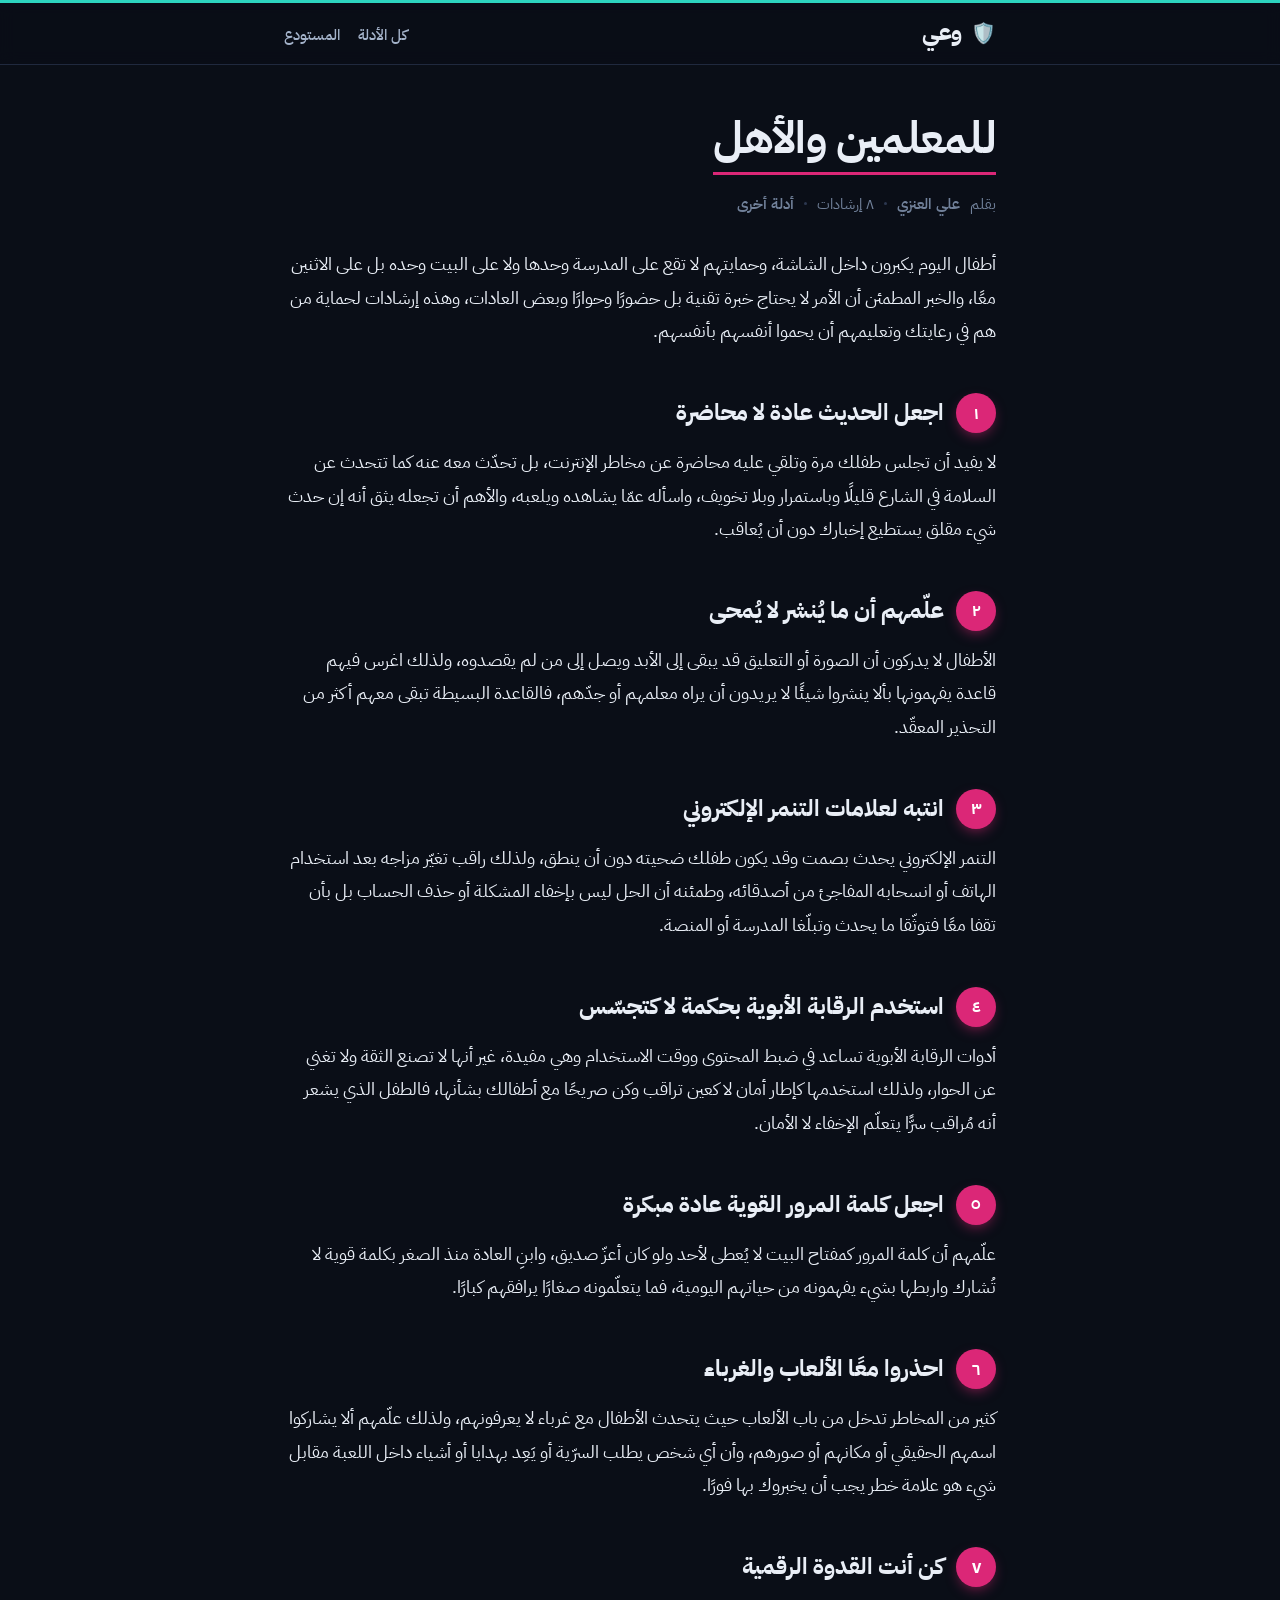
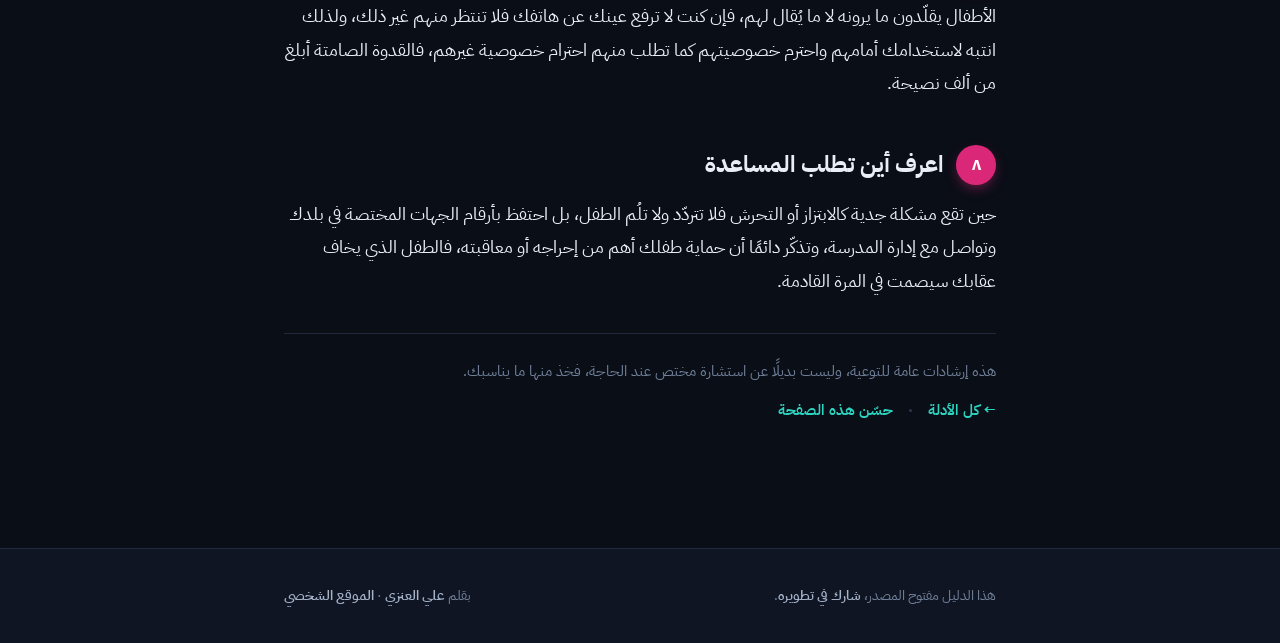
<file: content/for-parents-teachers.html>
<!doctype html>
<html lang="ar" dir="rtl"><head>
<meta charset="utf-8">
<meta name="viewport" content="width=device-width, initial-scale=1">
<title>للمعلمين والأهل | وعي</title>
<meta name="description" content="ثماني إرشادات لحماية الأطفال والطلاب على الإنترنت وتعليمهم كيف يحمون أنفسهم، من الحوار والتنمر الإلكتروني إلى الرقابة الأبوية والألعاب.">
<meta property="og:title" content="للمعلمين والأهل | وعي">
<meta property="og:description" content="ثماني إرشادات لحماية الأطفال والطلاب على الإنترنت وتعليمهم كيف يحمون أنفسهم، من الحوار والتنمر الإلكتروني إلى الرقابة الأبوية والألعاب.">
<meta property="og:type" content="website">
<meta property="og:locale" content="ar_AR">
<meta property="og:image" content="https://siteq8.github.io/Wa3i/og.png">
<meta name="twitter:card" content="summary_large_image">
<meta name="twitter:image" content="https://siteq8.github.io/Wa3i/og.png">
<link rel="preconnect" href="https://fonts.googleapis.com">
<link rel="preconnect" href="https://fonts.gstatic.com" crossorigin>
<link href="https://fonts.googleapis.com/css2?family=IBM+Plex+Sans+Arabic:wght@400;500;600;700&family=Inter:wght@400;500;600;700&display=swap" rel="stylesheet">
<link rel="stylesheet" href="../style.css">
</head>
<body>
<div class="progress" id="progress"></div>
<button class="totop" id="totop" aria-label="أعلى الصفحة">↑</button>
<div class="topbar"><div class="wrap"><a class="brand" href="../"><span class="logo">🛡️</span><span class="ar-name">وعي</span></a><nav class="topnav"><a href="../">كل الأدلة</a><a href="https://github.com/SiteQ8/Wa3i">المستودع</a></nav></div></div>
<main class="wrap prose" style="--cat:#db2777">
<h1>للمعلمين والأهل</h1>
<div class="byline">بقلم <a href="https://github.com/SiteQ8">علي العنزي</a><span class="dot"></span>٨ إرشادات<span class="dot"></span><a href="../">أدلة أخرى</a></div>
<p class="reveal">أطفال اليوم يكبرون داخل الشاشة، وحمايتهم لا تقع على المدرسة وحدها ولا على البيت وحده بل على الاثنين معًا، والخبر المطمئن أن الأمر لا يحتاج خبرة تقنية بل حضورًا وحوارًا وبعض العادات، وهذه إرشادات لحماية من هم في رعايتك وتعليمهم أن يحموا أنفسهم بأنفسهم.</p>
<h2 class="reveal"><span class="n">١</span> اجعل الحديث عادة لا محاضرة</h2>
<p class="reveal">لا يفيد أن تجلس طفلك مرة وتلقي عليه محاضرة عن مخاطر الإنترنت، بل تحدّث معه عنه كما تتحدث عن السلامة في الشارع قليلًا وباستمرار وبلا تخويف، واسأله عمّا يشاهده ويلعبه، والأهم أن تجعله يثق أنه إن حدث شيء مقلق يستطيع إخبارك دون أن يُعاقب.</p>
<h2 class="reveal"><span class="n">٢</span> علّمهم أن ما يُنشر لا يُمحى</h2>
<p class="reveal">الأطفال لا يدركون أن الصورة أو التعليق قد يبقى إلى الأبد ويصل إلى من لم يقصدوه، ولذلك اغرس فيهم قاعدة يفهمونها بألا ينشروا شيئًا لا يريدون أن يراه معلمهم أو جدّهم، فالقاعدة البسيطة تبقى معهم أكثر من التحذير المعقّد.</p>
<h2 class="reveal"><span class="n">٣</span> انتبه لعلامات التنمر الإلكتروني</h2>
<p class="reveal">التنمر الإلكتروني يحدث بصمت وقد يكون طفلك ضحيته دون أن ينطق، ولذلك راقب تغيّر مزاجه بعد استخدام الهاتف أو انسحابه المفاجئ من أصدقائه، وطمئنه أن الحل ليس بإخفاء المشكلة أو حذف الحساب بل بأن تقفا معًا فتوثّقا ما يحدث وتبلّغا المدرسة أو المنصة.</p>
<h2 class="reveal"><span class="n">٤</span> استخدم الرقابة الأبوية بحكمة لا كتجسّس</h2>
<p class="reveal">أدوات الرقابة الأبوية تساعد في ضبط المحتوى ووقت الاستخدام وهي مفيدة، غير أنها لا تصنع الثقة ولا تغني عن الحوار، ولذلك استخدمها كإطار أمان لا كعين تراقب وكن صريحًا مع أطفالك بشأنها، فالطفل الذي يشعر أنه مُراقب سرًّا يتعلّم الإخفاء لا الأمان.</p>
<h2 class="reveal"><span class="n">٥</span> اجعل كلمة المرور القوية عادة مبكرة</h2>
<p class="reveal">علّمهم أن كلمة المرور كمفتاح البيت لا يُعطى لأحد ولو كان أعزّ صديق، وابنِ العادة منذ الصغر بكلمة قوية لا تُشارك واربطها بشيء يفهمونه من حياتهم اليومية، فما يتعلّمونه صغارًا يرافقهم كبارًا.</p>
<h2 class="reveal"><span class="n">٦</span> احذروا معًا الألعاب والغرباء</h2>
<p class="reveal">كثير من المخاطر تدخل من باب الألعاب حيث يتحدث الأطفال مع غرباء لا يعرفونهم، ولذلك علّمهم ألا يشاركوا اسمهم الحقيقي أو مكانهم أو صورهم، وأن أي شخص يطلب السرّية أو يَعِد بهدايا أو أشياء داخل اللعبة مقابل شيء هو علامة خطر يجب أن يخبروك بها فورًا.</p>
<h2 class="reveal"><span class="n">٧</span> كن أنت القدوة الرقمية</h2>
<p class="reveal">الأطفال يقلّدون ما يرونه لا ما يُقال لهم، فإن كنت لا ترفع عينك عن هاتفك فلا تنتظر منهم غير ذلك، ولذلك انتبه لاستخدامك أمامهم واحترم خصوصيتهم كما تطلب منهم احترام خصوصية غيرهم، فالقدوة الصامتة أبلغ من ألف نصيحة.</p>
<h2 class="reveal"><span class="n">٨</span> اعرف أين تطلب المساعدة</h2>
<p class="reveal">حين تقع مشكلة جدية كالابتزاز أو التحرش فلا تتردّد ولا تلُم الطفل، بل احتفظ بأرقام الجهات المختصة في بلدك وتواصل مع إدارة المدرسة، وتذكّر دائمًا أن حماية طفلك أهم من إحراجه أو معاقبته، فالطفل الذي يخاف عقابك سيصمت في المرة القادمة.</p>
<div class="pagefoot"><div class="row"><span class="grow">هذه إرشادات عامة للتوعية، وليست بديلًا عن استشارة مختص عند الحاجة، فخذ منها ما يناسبك.</span></div><div class="row" style="margin-top:12px"><a href="../">&larr; كل الأدلة</a><span class="fdot"></span><a href="https://github.com/SiteQ8/Wa3i/edit/main/content/for-parents-teachers.md">حسّن هذه الصفحة</a></div></div>
</main>
<footer class="sitefoot"><div class="wrap"><span>هذا الدليل مفتوح المصدر، <a href="https://github.com/SiteQ8/Wa3i">شارك في تطويره</a>.</span><span>بقلم <a href="https://github.com/SiteQ8">علي العنزي</a> &middot; <a href="https://3li.info">الموقع الشخصي</a></span></div></footer>
<script>(function () {
  var d = document, root = d.documentElement;
  root.classList.add("js");
  var AR = "\u0660\u0661\u0662\u0663\u0664\u0665\u0666\u0667\u0668\u0669";
  function toAr(n) { return ("" + n).replace(/[0-9]/g, function (x) { return AR[+x]; }); }
  var slice = function (x) { return Array.prototype.slice.call(x); };
  var reduce = !!(window.matchMedia && matchMedia("(prefers-reduced-motion: reduce)").matches);

  /* reading progress + back to top */
  var prog = d.getElementById("progress"), totop = d.getElementById("totop");
  function onScroll() {
    if (prog) {
      var h = d.body.scrollHeight - innerHeight;
      prog.style.width = (h > 0 ? (scrollY / h) * 100 : 0) + "%";
    }
    if (totop) { totop.classList.toggle("show", scrollY > 480); }
  }
  addEventListener("scroll", onScroll, { passive: true });
  onScroll();
  if (totop) totop.addEventListener("click", function () { scrollTo({ top: 0, behavior: reduce ? "auto" : "smooth" }); });

  /* scroll reveal */
  var reveals = slice(d.querySelectorAll(".reveal"));
  if (!reduce && "IntersectionObserver" in window && reveals.length) {
    var io = new IntersectionObserver(function (es) {
      es.forEach(function (e) { if (e.isIntersecting) { e.target.classList.add("in"); io.unobserve(e.target); } });
    }, { threshold: 0.08, rootMargin: "0px 0px -40px 0px" });
    reveals.forEach(function (el) { io.observe(el); });
  } else { reveals.forEach(function (el) { el.classList.add("in"); }); }

  /* animated counters */
  var counters = slice(d.querySelectorAll("[data-count]"));
  function runCounter(el) {
    if (reduce) { el.textContent = toAr(+el.getAttribute("data-count")); return; }
    var target = +el.getAttribute("data-count"), start = null, dur = 1100;
    requestAnimationFrame(function step(ts) {
      if (!start) start = ts;
      var p = Math.min((ts - start) / dur, 1);
      el.textContent = toAr(Math.floor((1 - Math.pow(1 - p, 3)) * target));
      if (p < 1) requestAnimationFrame(step); else el.textContent = toAr(target);
    });
  }
  if ("IntersectionObserver" in window && counters.length) {
    var co = new IntersectionObserver(function (es) {
      es.forEach(function (e) { if (e.isIntersecting) { runCounter(e.target); co.unobserve(e.target); } });
    }, { threshold: 0.5 });
    counters.forEach(function (el) { co.observe(el); });
  } else { counters.forEach(function (el) { el.textContent = toAr(+el.getAttribute("data-count")); }); }

  /* confetti */
  function confetti() {
    if (reduce) return;
    var c = d.createElement("canvas"); c.className = "confetti-canvas";
    d.body.appendChild(c); var ctx = c.getContext("2d");
    c.width = innerWidth; c.height = innerHeight;
    var cols = ["#ea580c", "#0891b2", "#059669", "#7c3aed", "#db2777", "#fbbf24", "#2563eb"];
    var parts = [];
    for (var k = 0; k < 150; k++) parts.push({
      x: Math.random() * c.width, y: -20 - Math.random() * c.height * 0.5,
      r: 5 + Math.random() * 7, col: cols[k % cols.length],
      vy: 2.5 + Math.random() * 4.5, vx: -2.5 + Math.random() * 5,
      rot: Math.random() * 6.28, vr: -0.25 + Math.random() * 0.5
    });
    var t0 = performance.now();
    (function frame(ts) {
      ctx.clearRect(0, 0, c.width, c.height);
      parts.forEach(function (p) {
        p.y += p.vy; p.x += p.vx; p.rot += p.vr; p.vy += 0.04;
        ctx.save(); ctx.translate(p.x, p.y); ctx.rotate(p.rot);
        ctx.fillStyle = p.col; ctx.fillRect(-p.r / 2, -p.r / 2, p.r, p.r * 0.6); ctx.restore();
      });
      if (ts - t0 < 2800) requestAnimationFrame(frame);
      else if (c.parentNode) c.parentNode.removeChild(c);
    })(t0);
  }

  /* glossary live filter */
  var q = d.getElementById("q");
  if (q) {
    var terms = slice(d.querySelectorAll(".term")), gc = d.getElementById("gc"), ge = d.getElementById("gempty");
    q.addEventListener("input", function () {
      var v = (q.value || "").toLowerCase().trim(), shown = 0;
      terms.forEach(function (t) {
        var ok = v === "" || t.getAttribute("data-s").indexOf(v) !== -1;
        t.style.display = ok ? "" : "none"; if (ok) shown++;
      });
      if (gc) gc.textContent = toAr(shown);
      if (ge) ge.style.display = shown === 0 ? "block" : "none";
    });
  }

  /* checklist: progress bar, persistence, confetti on completion */
  var clist = d.getElementById("cl-list");
  if (clist) {
    var boxes = slice(clist.querySelectorAll("input[type=checkbox]"));
    var bar = d.getElementById("cl-bar"), lbl = d.getElementById("cl-lbl"), done = d.getElementById("cl-done");
    var KEY = "wa3i-oct-checklist";
    try { var saved = JSON.parse(localStorage.getItem(KEY) || "[]"); boxes.forEach(function (b, i) { if (saved[i]) b.checked = true; }); } catch (e) {}
    function upd(fire) {
      var n = 0; boxes.forEach(function (b) { if (b.checked) n++; });
      var pct = Math.round(n / boxes.length * 100);
      if (bar) bar.style.width = pct + "%";
      if (lbl) lbl.textContent = toAr(n) + " من " + toAr(boxes.length);
      try { localStorage.setItem(KEY, JSON.stringify(boxes.map(function (b) { return b.checked ? 1 : 0; }))); } catch (e) {}
      var full = n === boxes.length;
      if (done) done.classList.toggle("show", full);
      if (fire && full) confetti();
    }
    boxes.forEach(function (b) { b.addEventListener("change", function () { upd(true); }); });
    upd(false);
  }

  /* phishing quiz game */
  var quizEl = d.getElementById("quiz");
  if (quizEl) {
    var data = [];
    try { data = JSON.parse(d.getElementById("quiz-data").textContent); } catch (e) {}
    var i = 0, score = 0;
    var card = d.getElementById("q-card"), msg = d.getElementById("q-msg"),
      fb = d.getElementById("q-fb"), pv = d.getElementById("q-prog"),
      btns = d.getElementById("q-btns"), next = d.getElementById("q-next"),
      result = d.getElementById("q-result"), progwrap = d.getElementById("q-progwrap"),
      barq = d.getElementById("q-bar");
    function render() {
      var it = data[i];
      card.className = "q-card";
      msg.textContent = it.m;
      fb.style.display = "none"; fb.className = "q-fb";
      btns.style.display = "flex"; next.style.display = "none";
      pv.textContent = "الرسالة " + toAr(i + 1) + " من " + toAr(data.length);
      if (barq) barq.style.width = (i / data.length * 100) + "%";
    }
    function answer(guess) {
      var it = data[i], correct = (guess === it.p);
      if (correct) score++;
      card.className = "q-card " + (it.p ? "is-phish" : "is-safe");
      btns.style.display = "none";
      fb.style.display = "block";
      fb.className = "q-fb " + (correct ? "ok" : "no");
      var verdict = it.p ? "رسالة تصيّد" : "رسالة آمنة";
      fb.innerHTML = "<b>" + (correct ? "إجابة صحيحة" : "ليست صحيحة") + "</b>، فهذه " + verdict + "، " + it.e;
      next.style.display = "inline-flex";
      next.textContent = (i < data.length - 1) ? "الرسالة التالية" : "شاهد نتيجتك";
      if (barq) barq.style.width = ((i + 1) / data.length * 100) + "%";
    }
    function showResult() {
      card.style.display = "none"; if (progwrap) progwrap.style.display = "none";
      result.style.display = "block";
      var pct = Math.round(score / data.length * 100);
      var msgTxt = score === data.length ? "عين صقر، لا تنطلي عليك حيلة."
        : (pct >= 60 ? "جيد جدًا، وعيك يحميك، واصل التدقيق."
          : "لا بأس، الآن تعرف ما يجب أن تنتبه له في المرة القادمة.");
      result.innerHTML = '<div class="q-emoji">' + (score === data.length ? "\uD83C\uDFC6" : (pct >= 60 ? "\uD83D\uDC4F" : "\uD83D\uDCA1")) + "</div>"
        + '<div class="q-score" dir="ltr">' + toAr(score) + " / " + toAr(data.length) + "</div>"
        + '<p class="q-final">' + msgTxt + "</p>"
        + '<div class="q-actions"><button class="q-retry">أعد المحاولة</button><button class="q-share">شارك نتيجتك \uD83D\uDCE4</button></div>';
      if (score === data.length) confetti();
      result.querySelector(".q-share").addEventListener("click", function () {
        var txt = "حصلت على " + toAr(score) + " من " + toAr(data.length) + " في اختبار «هل هذه رسالة تصيّد؟» من وعي، اختبر نفسك: https://siteq8.github.io/Wa3i/content/quiz.html";
        if (navigator.share) { navigator.share({ text: txt }).catch(function () {}); }
        else { window.open("https://wa.me/?text=" + encodeURIComponent(txt), "_blank"); }
      });
      result.querySelector(".q-retry").addEventListener("click", function () {
        i = 0; score = 0; result.style.display = "none"; card.style.display = "";
        if (progwrap) progwrap.style.display = ""; render();
        scrollTo({ top: 0, behavior: reduce ? "auto" : "smooth" });
      });
    }
    d.getElementById("q-yes").addEventListener("click", function () { answer(true); });
    d.getElementById("q-no").addEventListener("click", function () { answer(false); });
    next.addEventListener("click", function () {
      if (i < data.length - 1) { i++; render(); } else showResult();
    });
    render();
  }
})();
</script>
</body></html>
</file>
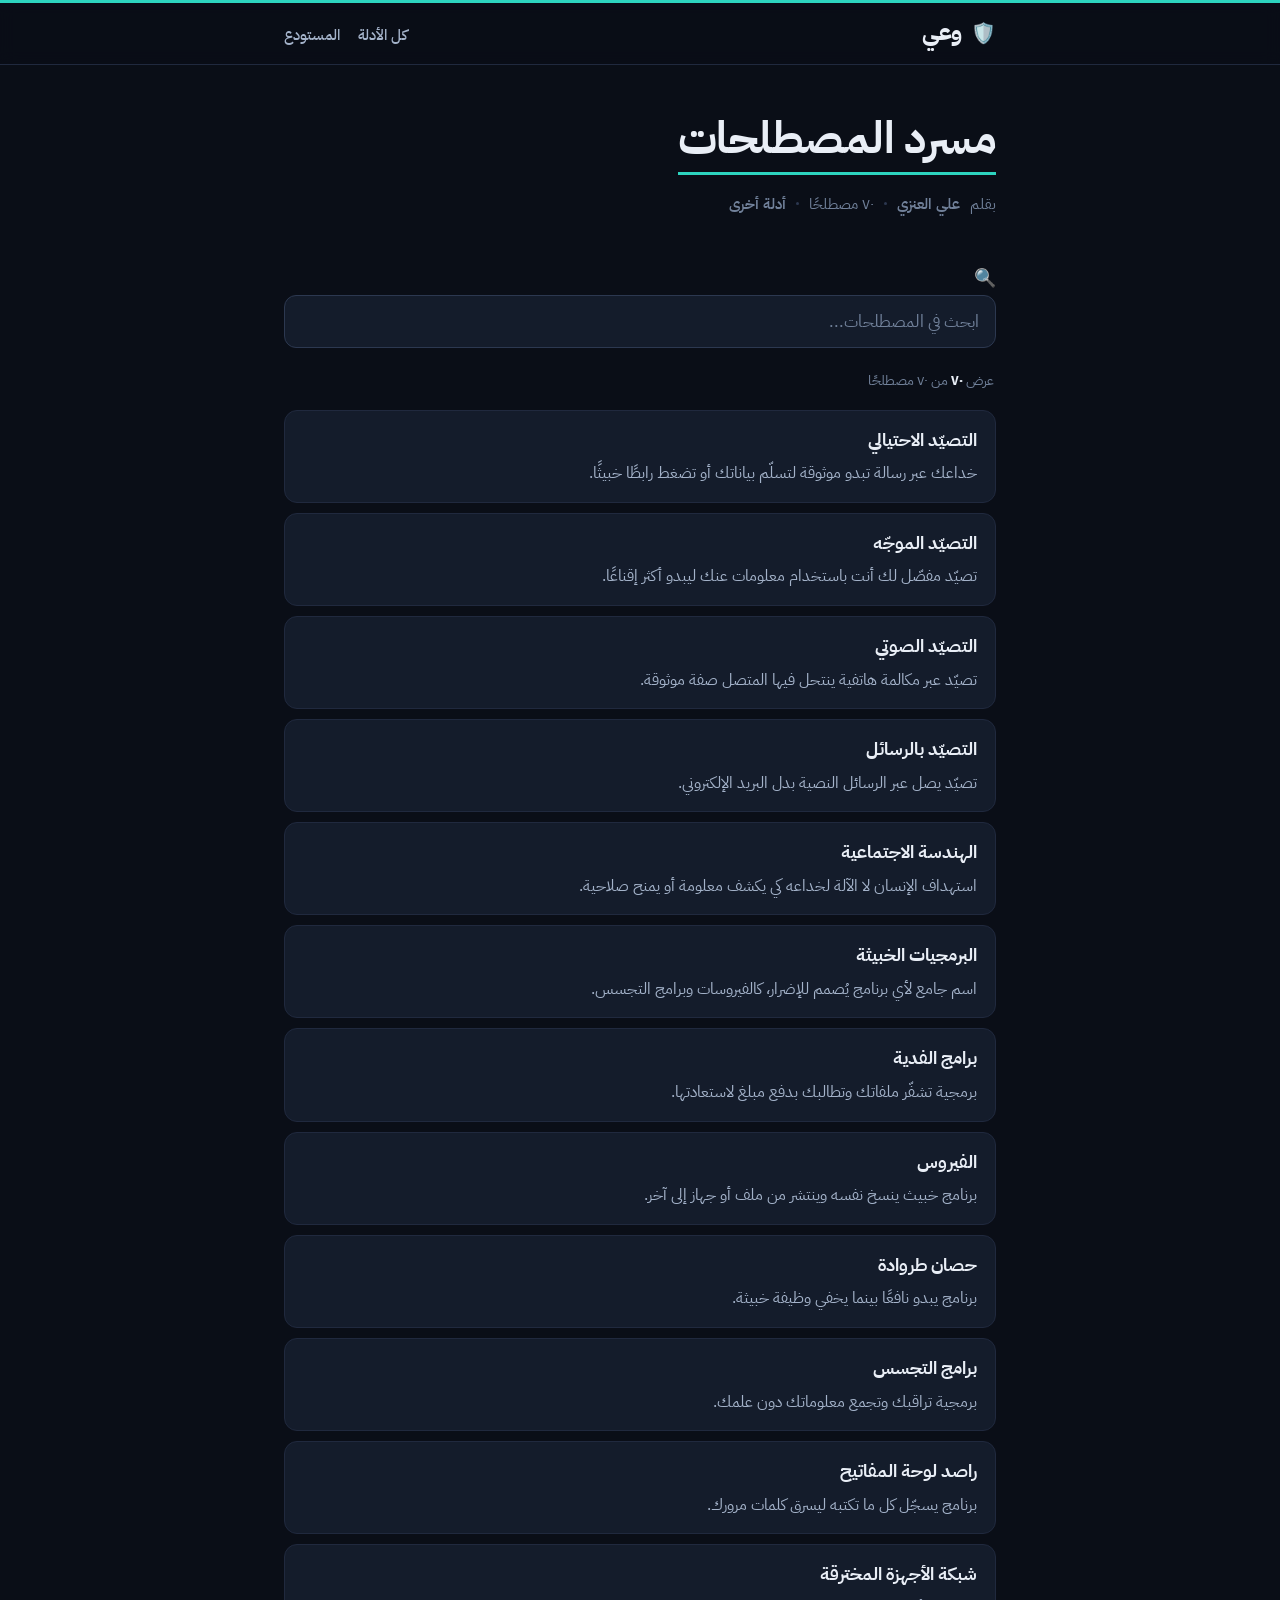
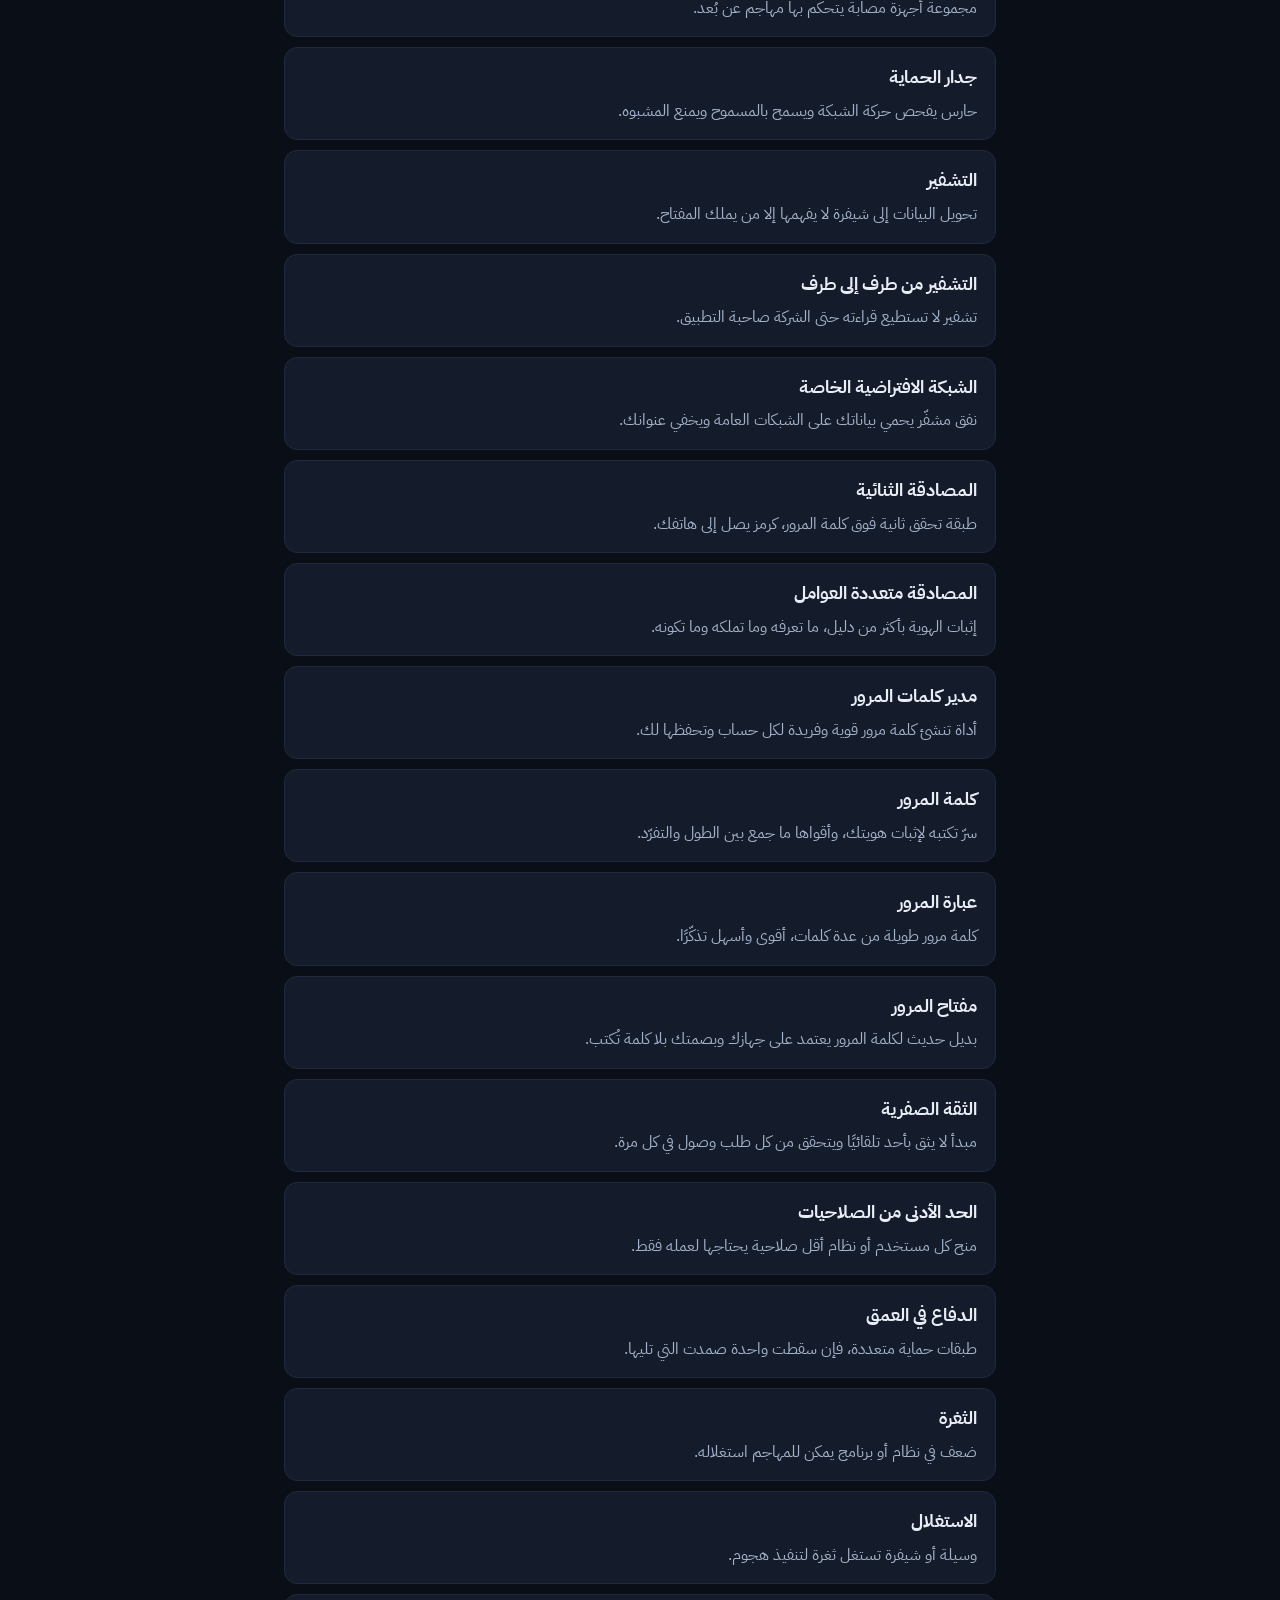
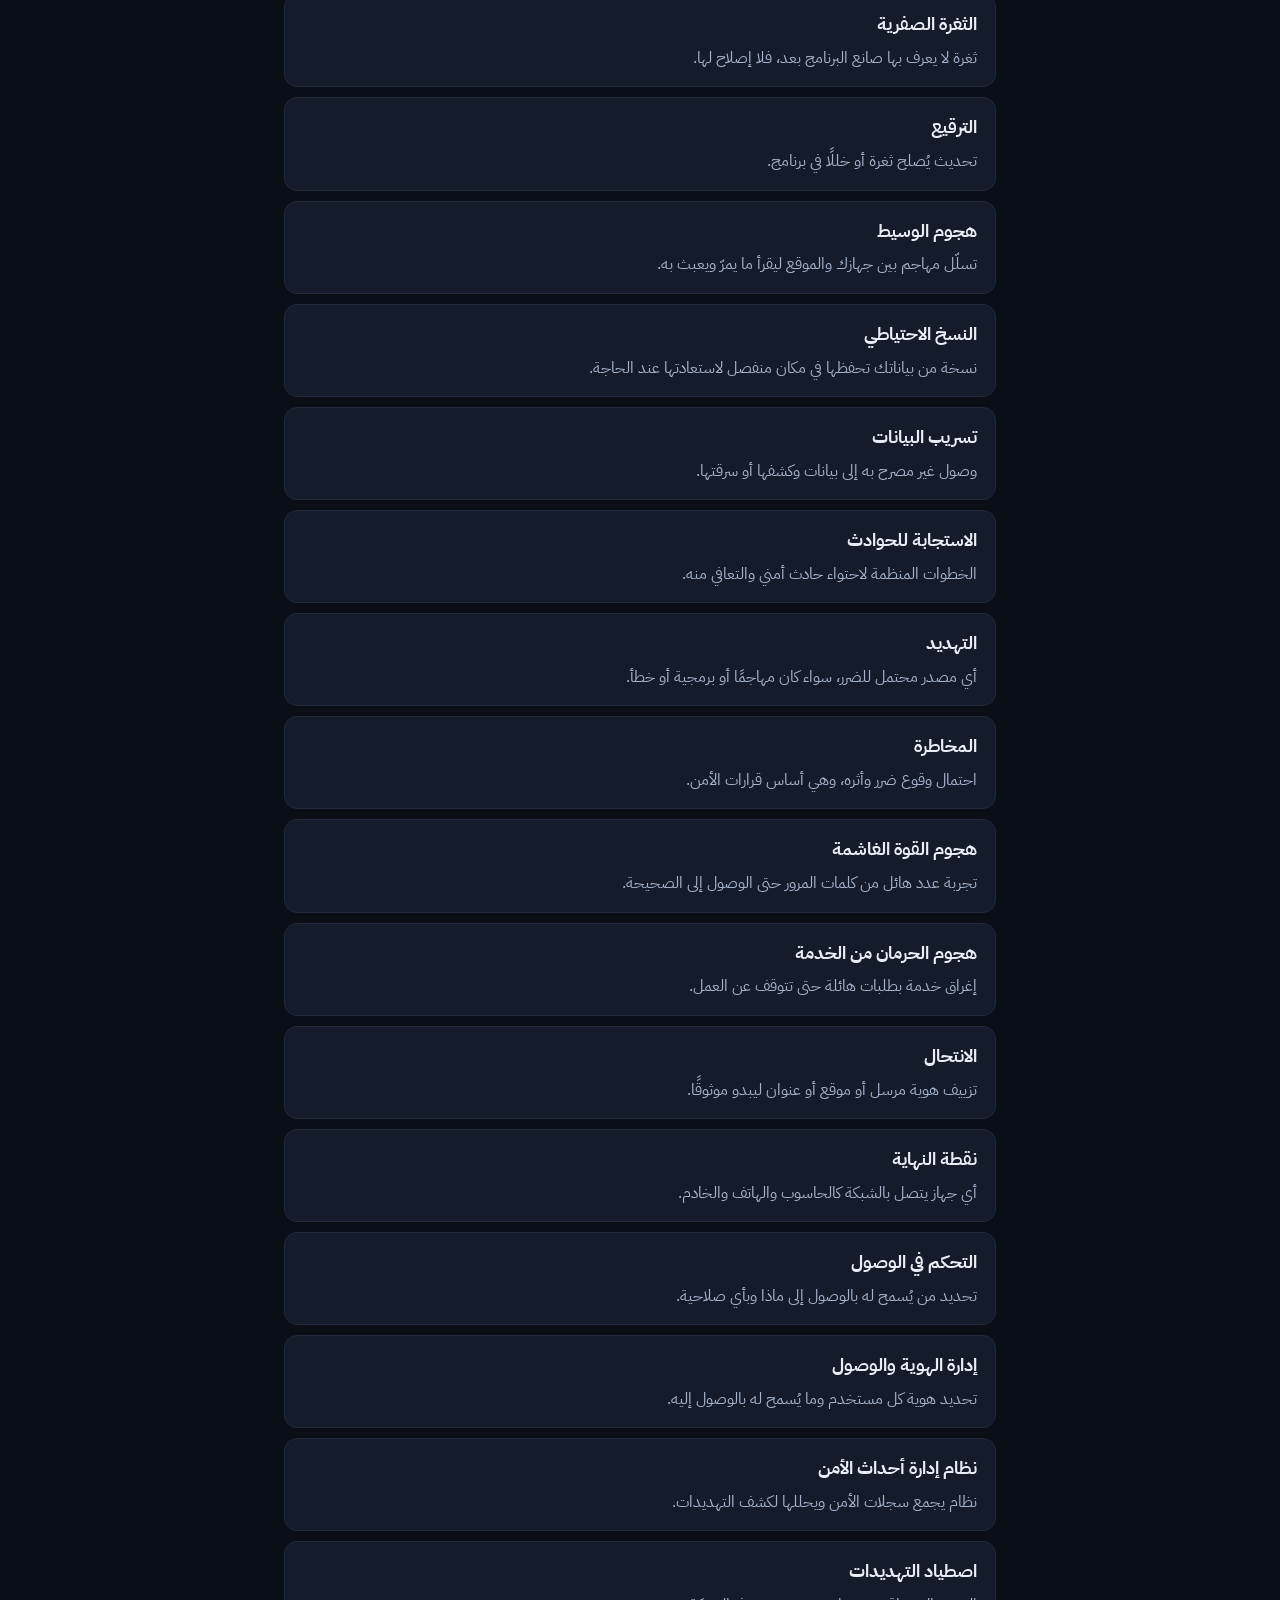
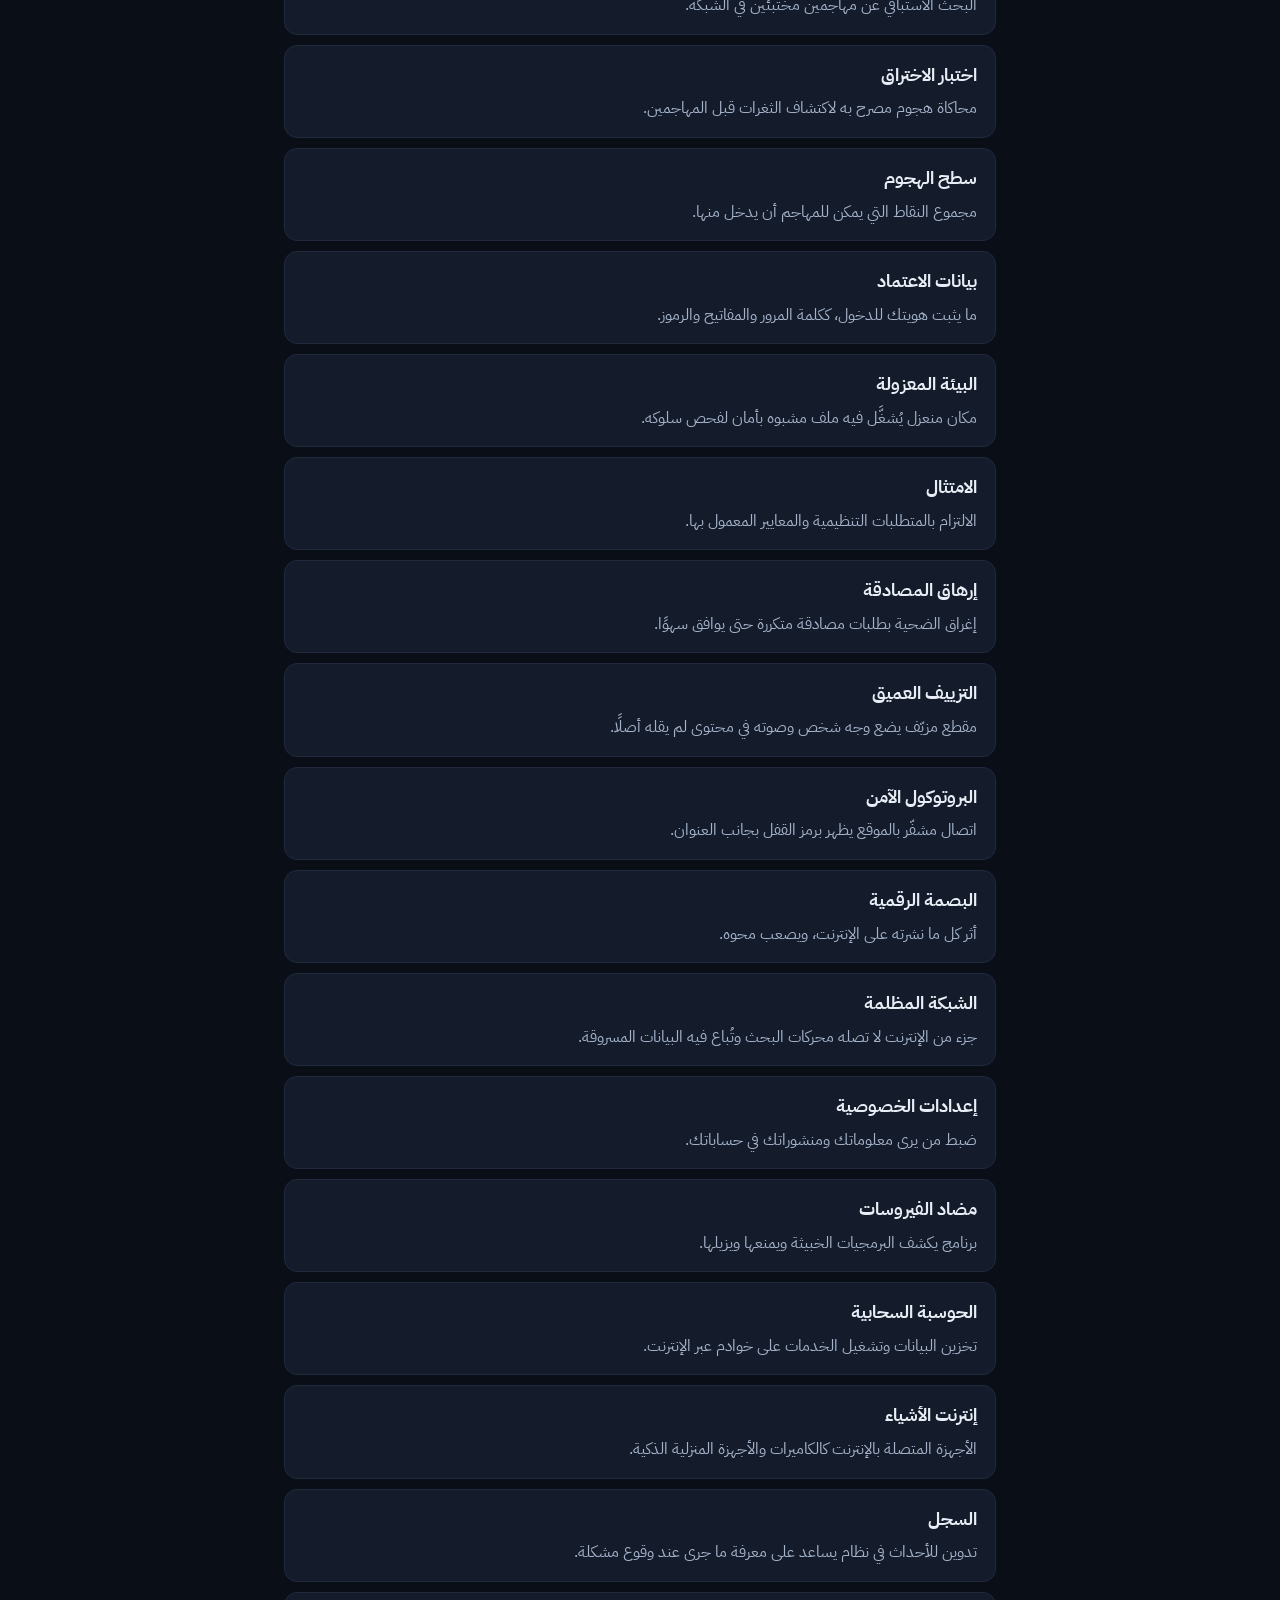
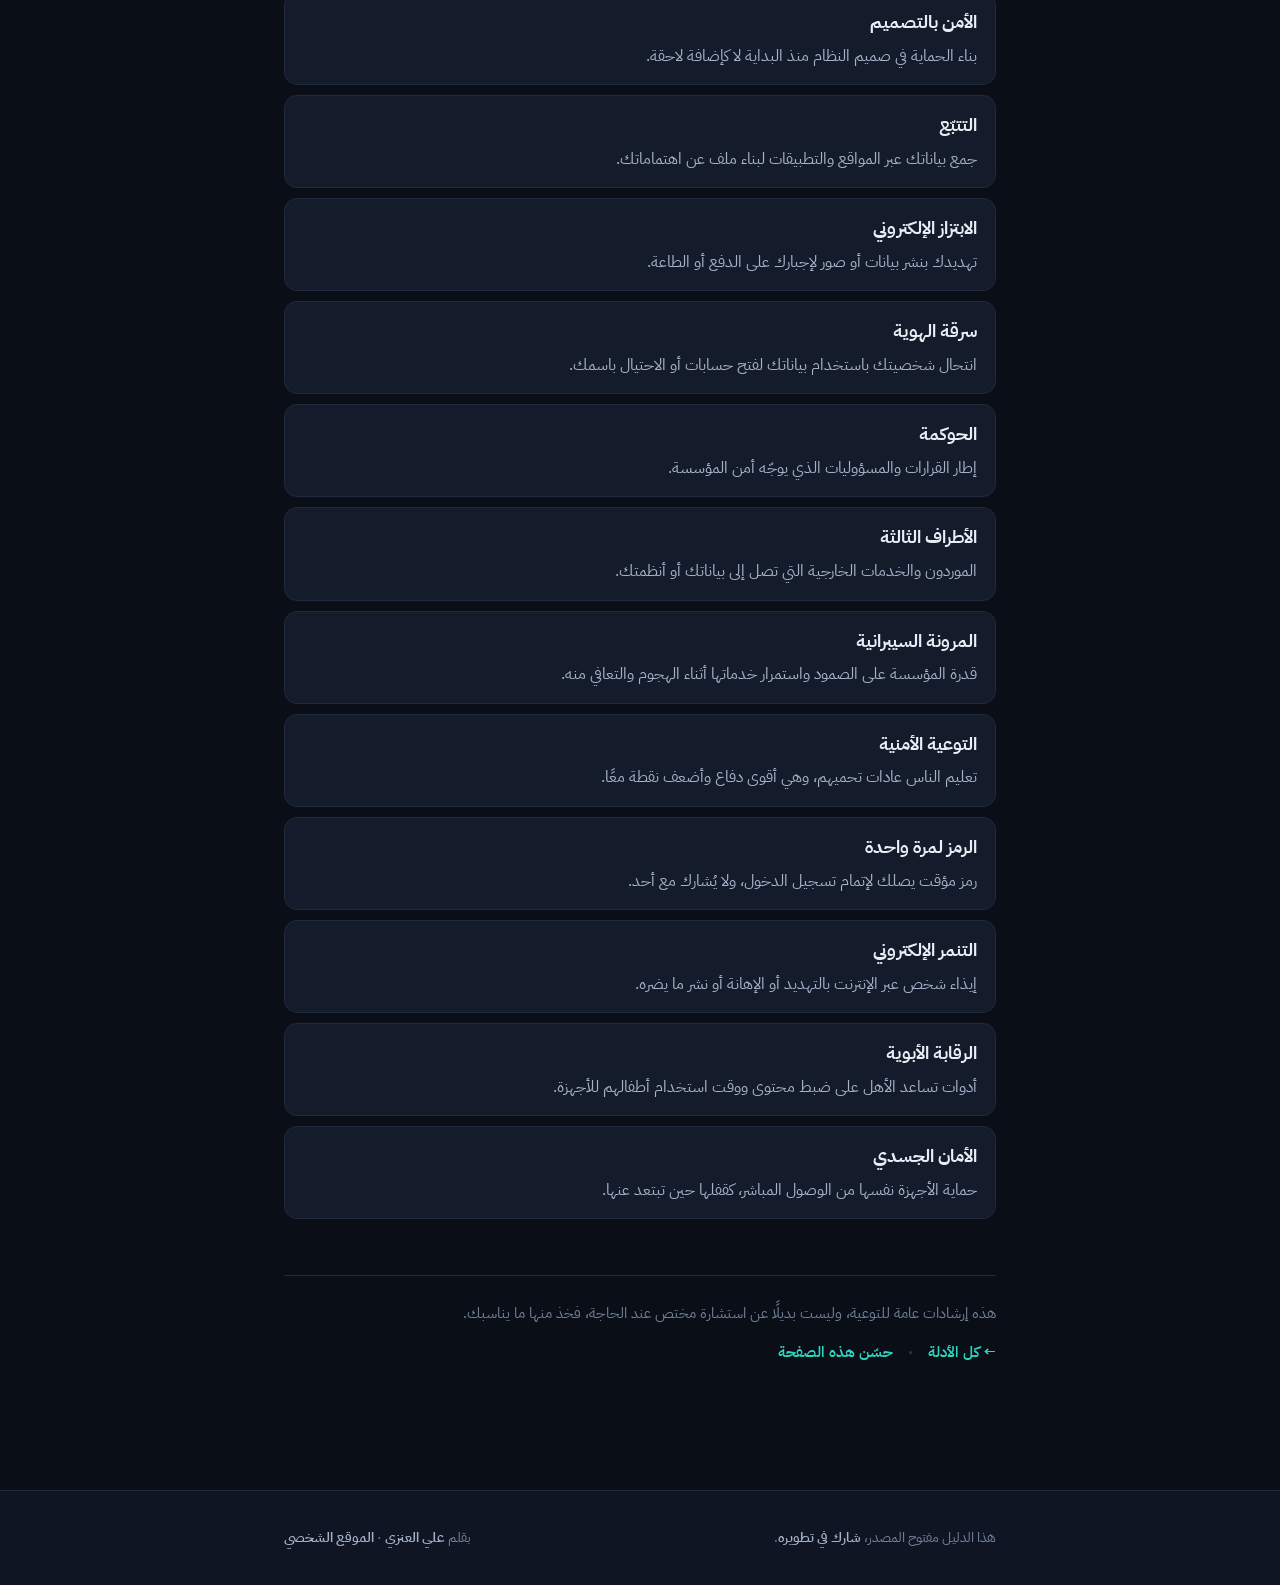
<file: content/glossary.html>
<!doctype html>
<html lang="ar" dir="rtl"><head>
<meta charset="utf-8">
<meta name="viewport" content="width=device-width, initial-scale=1">
<title>مسرد المصطلحات | وعي</title>
<meta name="description" content="قاموس ثنائي اللغة لأهم مصطلحات الأمن السيبراني، إنجليزي وعربي مع شرح مختصر، قابل للبحث كي لا تحتار في الترجمة.">
<meta property="og:title" content="مسرد المصطلحات | وعي">
<meta property="og:description" content="قاموس ثنائي اللغة لأهم مصطلحات الأمن السيبراني، إنجليزي وعربي مع شرح مختصر، قابل للبحث كي لا تحتار في الترجمة.">
<meta property="og:type" content="website">
<meta property="og:locale" content="ar_AR">
<meta property="og:image" content="https://siteq8.github.io/Wa3i/og.png">
<meta name="twitter:card" content="summary_large_image">
<meta name="twitter:image" content="https://siteq8.github.io/Wa3i/og.png">
<link rel="preconnect" href="https://fonts.googleapis.com">
<link rel="preconnect" href="https://fonts.gstatic.com" crossorigin>
<link href="https://fonts.googleapis.com/css2?family=IBM+Plex+Sans+Arabic:wght@400;500;600;700&family=Inter:wght@400;500;600;700&display=swap" rel="stylesheet">
<link rel="stylesheet" href="../style.css">
</head>
<body>
<div class="progress" id="progress"></div>
<button class="totop" id="totop" aria-label="أعلى الصفحة">↑</button>
<div class="topbar"><div class="wrap"><a class="brand" href="../"><span class="logo">🛡️</span><span class="ar-name">وعي</span></a><nav class="topnav"><a href="../">كل الأدلة</a><a href="https://github.com/SiteQ8/Wa3i">المستودع</a></nav></div></div>
<main class="wrap prose" style="--cat:#2dd4bf">
<h1>مسرد المصطلحات</h1>
<div class="byline">بقلم <a href="https://github.com/SiteQ8">علي العنزي</a><span class="dot"></span>٧٠ مصطلحًا<span class="dot"></span><a href="../">أدلة أخرى</a></div>
<div class="gsearch"><span class="gico">🔍</span><input id="q" type="text" placeholder="ابحث في المصطلحات..." autocomplete="off"></div>
<div class="gcount">عرض <b id="gc">٧٠</b> من ٧٠ مصطلحًا</div>
<div class="terms" id="terms">
<div class="term" data-s="التصيّد الاحتيالي خداعك عبر رسالة تبدو موثوقة لتسلّم بياناتك أو تضغط رابطًا خبيثًا."><div class="ar-term-big">التصيّد الاحتيالي</div><div class="def">خداعك عبر رسالة تبدو موثوقة لتسلّم بياناتك أو تضغط رابطًا خبيثًا.</div></div>
<div class="term" data-s="التصيّد الموجّه تصيّد مفصّل لك أنت باستخدام معلومات عنك ليبدو أكثر إقناعًا."><div class="ar-term-big">التصيّد الموجّه</div><div class="def">تصيّد مفصّل لك أنت باستخدام معلومات عنك ليبدو أكثر إقناعًا.</div></div>
<div class="term" data-s="التصيّد الصوتي تصيّد عبر مكالمة هاتفية ينتحل فيها المتصل صفة موثوقة."><div class="ar-term-big">التصيّد الصوتي</div><div class="def">تصيّد عبر مكالمة هاتفية ينتحل فيها المتصل صفة موثوقة.</div></div>
<div class="term" data-s="التصيّد بالرسائل تصيّد يصل عبر الرسائل النصية بدل البريد الإلكتروني."><div class="ar-term-big">التصيّد بالرسائل</div><div class="def">تصيّد يصل عبر الرسائل النصية بدل البريد الإلكتروني.</div></div>
<div class="term" data-s="الهندسة الاجتماعية استهداف الإنسان لا الآلة لخداعه كي يكشف معلومة أو يمنح صلاحية."><div class="ar-term-big">الهندسة الاجتماعية</div><div class="def">استهداف الإنسان لا الآلة لخداعه كي يكشف معلومة أو يمنح صلاحية.</div></div>
<div class="term" data-s="البرمجيات الخبيثة اسم جامع لأي برنامج يُصمم للإضرار، كالفيروسات وبرامج التجسس."><div class="ar-term-big">البرمجيات الخبيثة</div><div class="def">اسم جامع لأي برنامج يُصمم للإضرار، كالفيروسات وبرامج التجسس.</div></div>
<div class="term" data-s="برامج الفدية برمجية تشفّر ملفاتك وتطالبك بدفع مبلغ لاستعادتها."><div class="ar-term-big">برامج الفدية</div><div class="def">برمجية تشفّر ملفاتك وتطالبك بدفع مبلغ لاستعادتها.</div></div>
<div class="term" data-s="الفيروس برنامج خبيث ينسخ نفسه وينتشر من ملف أو جهاز إلى آخر."><div class="ar-term-big">الفيروس</div><div class="def">برنامج خبيث ينسخ نفسه وينتشر من ملف أو جهاز إلى آخر.</div></div>
<div class="term" data-s="حصان طروادة برنامج يبدو نافعًا بينما يخفي وظيفة خبيثة."><div class="ar-term-big">حصان طروادة</div><div class="def">برنامج يبدو نافعًا بينما يخفي وظيفة خبيثة.</div></div>
<div class="term" data-s="برامج التجسس برمجية تراقبك وتجمع معلوماتك دون علمك."><div class="ar-term-big">برامج التجسس</div><div class="def">برمجية تراقبك وتجمع معلوماتك دون علمك.</div></div>
<div class="term" data-s="راصد لوحة المفاتيح برنامج يسجّل كل ما تكتبه ليسرق كلمات مرورك."><div class="ar-term-big">راصد لوحة المفاتيح</div><div class="def">برنامج يسجّل كل ما تكتبه ليسرق كلمات مرورك.</div></div>
<div class="term" data-s="شبكة الأجهزة المخترقة مجموعة أجهزة مصابة يتحكم بها مهاجم عن بُعد."><div class="ar-term-big">شبكة الأجهزة المخترقة</div><div class="def">مجموعة أجهزة مصابة يتحكم بها مهاجم عن بُعد.</div></div>
<div class="term" data-s="جدار الحماية حارس يفحص حركة الشبكة ويسمح بالمسموح ويمنع المشبوه."><div class="ar-term-big">جدار الحماية</div><div class="def">حارس يفحص حركة الشبكة ويسمح بالمسموح ويمنع المشبوه.</div></div>
<div class="term" data-s="التشفير تحويل البيانات إلى شيفرة لا يفهمها إلا من يملك المفتاح."><div class="ar-term-big">التشفير</div><div class="def">تحويل البيانات إلى شيفرة لا يفهمها إلا من يملك المفتاح.</div></div>
<div class="term" data-s="التشفير من طرف إلى طرف تشفير لا تستطيع قراءته حتى الشركة صاحبة التطبيق."><div class="ar-term-big">التشفير من طرف إلى طرف</div><div class="def">تشفير لا تستطيع قراءته حتى الشركة صاحبة التطبيق.</div></div>
<div class="term" data-s="الشبكة الافتراضية الخاصة نفق مشفّر يحمي بياناتك على الشبكات العامة ويخفي عنوانك."><div class="ar-term-big">الشبكة الافتراضية الخاصة</div><div class="def">نفق مشفّر يحمي بياناتك على الشبكات العامة ويخفي عنوانك.</div></div>
<div class="term" data-s="المصادقة الثنائية طبقة تحقق ثانية فوق كلمة المرور، كرمز يصل إلى هاتفك."><div class="ar-term-big">المصادقة الثنائية</div><div class="def">طبقة تحقق ثانية فوق كلمة المرور، كرمز يصل إلى هاتفك.</div></div>
<div class="term" data-s="المصادقة متعددة العوامل إثبات الهوية بأكثر من دليل، ما تعرفه وما تملكه وما تكونه."><div class="ar-term-big">المصادقة متعددة العوامل</div><div class="def">إثبات الهوية بأكثر من دليل، ما تعرفه وما تملكه وما تكونه.</div></div>
<div class="term" data-s="مدير كلمات المرور أداة تنشئ كلمة مرور قوية وفريدة لكل حساب وتحفظها لك."><div class="ar-term-big">مدير كلمات المرور</div><div class="def">أداة تنشئ كلمة مرور قوية وفريدة لكل حساب وتحفظها لك.</div></div>
<div class="term" data-s="كلمة المرور سرّ تكتبه لإثبات هويتك، وأقواها ما جمع بين الطول والتفرّد."><div class="ar-term-big">كلمة المرور</div><div class="def">سرّ تكتبه لإثبات هويتك، وأقواها ما جمع بين الطول والتفرّد.</div></div>
<div class="term" data-s="عبارة المرور كلمة مرور طويلة من عدة كلمات، أقوى وأسهل تذكّرًا."><div class="ar-term-big">عبارة المرور</div><div class="def">كلمة مرور طويلة من عدة كلمات، أقوى وأسهل تذكّرًا.</div></div>
<div class="term" data-s="مفتاح المرور بديل حديث لكلمة المرور يعتمد على جهازك وبصمتك بلا كلمة تُكتب."><div class="ar-term-big">مفتاح المرور</div><div class="def">بديل حديث لكلمة المرور يعتمد على جهازك وبصمتك بلا كلمة تُكتب.</div></div>
<div class="term" data-s="الثقة الصفرية مبدأ لا يثق بأحد تلقائيًا ويتحقق من كل طلب وصول في كل مرة."><div class="ar-term-big">الثقة الصفرية</div><div class="def">مبدأ لا يثق بأحد تلقائيًا ويتحقق من كل طلب وصول في كل مرة.</div></div>
<div class="term" data-s="الحد الأدنى من الصلاحيات منح كل مستخدم أو نظام أقل صلاحية يحتاجها لعمله فقط."><div class="ar-term-big">الحد الأدنى من الصلاحيات</div><div class="def">منح كل مستخدم أو نظام أقل صلاحية يحتاجها لعمله فقط.</div></div>
<div class="term" data-s="الدفاع في العمق طبقات حماية متعددة، فإن سقطت واحدة صمدت التي تليها."><div class="ar-term-big">الدفاع في العمق</div><div class="def">طبقات حماية متعددة، فإن سقطت واحدة صمدت التي تليها.</div></div>
<div class="term" data-s="الثغرة ضعف في نظام أو برنامج يمكن للمهاجم استغلاله."><div class="ar-term-big">الثغرة</div><div class="def">ضعف في نظام أو برنامج يمكن للمهاجم استغلاله.</div></div>
<div class="term" data-s="الاستغلال وسيلة أو شيفرة تستغل ثغرة لتنفيذ هجوم."><div class="ar-term-big">الاستغلال</div><div class="def">وسيلة أو شيفرة تستغل ثغرة لتنفيذ هجوم.</div></div>
<div class="term" data-s="الثغرة الصفرية ثغرة لا يعرف بها صانع البرنامج بعد، فلا إصلاح لها."><div class="ar-term-big">الثغرة الصفرية</div><div class="def">ثغرة لا يعرف بها صانع البرنامج بعد، فلا إصلاح لها.</div></div>
<div class="term" data-s="الترقيع تحديث يُصلح ثغرة أو خللًا في برنامج."><div class="ar-term-big">الترقيع</div><div class="def">تحديث يُصلح ثغرة أو خللًا في برنامج.</div></div>
<div class="term" data-s="هجوم الوسيط تسلّل مهاجم بين جهازك والموقع ليقرأ ما يمرّ ويعبث به."><div class="ar-term-big">هجوم الوسيط</div><div class="def">تسلّل مهاجم بين جهازك والموقع ليقرأ ما يمرّ ويعبث به.</div></div>
<div class="term" data-s="النسخ الاحتياطي نسخة من بياناتك تحفظها في مكان منفصل لاستعادتها عند الحاجة."><div class="ar-term-big">النسخ الاحتياطي</div><div class="def">نسخة من بياناتك تحفظها في مكان منفصل لاستعادتها عند الحاجة.</div></div>
<div class="term" data-s="تسريب البيانات وصول غير مصرح به إلى بيانات وكشفها أو سرقتها."><div class="ar-term-big">تسريب البيانات</div><div class="def">وصول غير مصرح به إلى بيانات وكشفها أو سرقتها.</div></div>
<div class="term" data-s="الاستجابة للحوادث الخطوات المنظمة لاحتواء حادث أمني والتعافي منه."><div class="ar-term-big">الاستجابة للحوادث</div><div class="def">الخطوات المنظمة لاحتواء حادث أمني والتعافي منه.</div></div>
<div class="term" data-s="التهديد أي مصدر محتمل للضرر، سواء كان مهاجمًا أو برمجية أو خطأ."><div class="ar-term-big">التهديد</div><div class="def">أي مصدر محتمل للضرر، سواء كان مهاجمًا أو برمجية أو خطأ.</div></div>
<div class="term" data-s="المخاطرة احتمال وقوع ضرر وأثره، وهي أساس قرارات الأمن."><div class="ar-term-big">المخاطرة</div><div class="def">احتمال وقوع ضرر وأثره، وهي أساس قرارات الأمن.</div></div>
<div class="term" data-s="هجوم القوة الغاشمة تجربة عدد هائل من كلمات المرور حتى الوصول إلى الصحيحة."><div class="ar-term-big">هجوم القوة الغاشمة</div><div class="def">تجربة عدد هائل من كلمات المرور حتى الوصول إلى الصحيحة.</div></div>
<div class="term" data-s="هجوم الحرمان من الخدمة إغراق خدمة بطلبات هائلة حتى تتوقف عن العمل."><div class="ar-term-big">هجوم الحرمان من الخدمة</div><div class="def">إغراق خدمة بطلبات هائلة حتى تتوقف عن العمل.</div></div>
<div class="term" data-s="الانتحال تزييف هوية مرسل أو موقع أو عنوان ليبدو موثوقًا."><div class="ar-term-big">الانتحال</div><div class="def">تزييف هوية مرسل أو موقع أو عنوان ليبدو موثوقًا.</div></div>
<div class="term" data-s="نقطة النهاية أي جهاز يتصل بالشبكة كالحاسوب والهاتف والخادم."><div class="ar-term-big">نقطة النهاية</div><div class="def">أي جهاز يتصل بالشبكة كالحاسوب والهاتف والخادم.</div></div>
<div class="term" data-s="التحكم في الوصول تحديد من يُسمح له بالوصول إلى ماذا وبأي صلاحية."><div class="ar-term-big">التحكم في الوصول</div><div class="def">تحديد من يُسمح له بالوصول إلى ماذا وبأي صلاحية.</div></div>
<div class="term" data-s="إدارة الهوية والوصول تحديد هوية كل مستخدم وما يُسمح له بالوصول إليه."><div class="ar-term-big">إدارة الهوية والوصول</div><div class="def">تحديد هوية كل مستخدم وما يُسمح له بالوصول إليه.</div></div>
<div class="term" data-s="نظام إدارة أحداث الأمن نظام يجمع سجلات الأمن ويحللها لكشف التهديدات."><div class="ar-term-big">نظام إدارة أحداث الأمن</div><div class="def">نظام يجمع سجلات الأمن ويحللها لكشف التهديدات.</div></div>
<div class="term" data-s="اصطياد التهديدات البحث الاستباقي عن مهاجمين مختبئين في الشبكة."><div class="ar-term-big">اصطياد التهديدات</div><div class="def">البحث الاستباقي عن مهاجمين مختبئين في الشبكة.</div></div>
<div class="term" data-s="اختبار الاختراق محاكاة هجوم مصرح به لاكتشاف الثغرات قبل المهاجمين."><div class="ar-term-big">اختبار الاختراق</div><div class="def">محاكاة هجوم مصرح به لاكتشاف الثغرات قبل المهاجمين.</div></div>
<div class="term" data-s="سطح الهجوم مجموع النقاط التي يمكن للمهاجم أن يدخل منها."><div class="ar-term-big">سطح الهجوم</div><div class="def">مجموع النقاط التي يمكن للمهاجم أن يدخل منها.</div></div>
<div class="term" data-s="بيانات الاعتماد ما يثبت هويتك للدخول، ككلمة المرور والمفاتيح والرموز."><div class="ar-term-big">بيانات الاعتماد</div><div class="def">ما يثبت هويتك للدخول، ككلمة المرور والمفاتيح والرموز.</div></div>
<div class="term" data-s="البيئة المعزولة مكان منعزل يُشغَّل فيه ملف مشبوه بأمان لفحص سلوكه."><div class="ar-term-big">البيئة المعزولة</div><div class="def">مكان منعزل يُشغَّل فيه ملف مشبوه بأمان لفحص سلوكه.</div></div>
<div class="term" data-s="الامتثال الالتزام بالمتطلبات التنظيمية والمعايير المعمول بها."><div class="ar-term-big">الامتثال</div><div class="def">الالتزام بالمتطلبات التنظيمية والمعايير المعمول بها.</div></div>
<div class="term" data-s="إرهاق المصادقة إغراق الضحية بطلبات مصادقة متكررة حتى يوافق سهوًا."><div class="ar-term-big">إرهاق المصادقة</div><div class="def">إغراق الضحية بطلبات مصادقة متكررة حتى يوافق سهوًا.</div></div>
<div class="term" data-s="التزييف العميق مقطع مزيّف يضع وجه شخص وصوته في محتوى لم يقله أصلًا."><div class="ar-term-big">التزييف العميق</div><div class="def">مقطع مزيّف يضع وجه شخص وصوته في محتوى لم يقله أصلًا.</div></div>
<div class="term" data-s="البروتوكول الآمن اتصال مشفّر بالموقع يظهر برمز القفل بجانب العنوان."><div class="ar-term-big">البروتوكول الآمن</div><div class="def">اتصال مشفّر بالموقع يظهر برمز القفل بجانب العنوان.</div></div>
<div class="term" data-s="البصمة الرقمية أثر كل ما نشرته على الإنترنت، ويصعب محوه."><div class="ar-term-big">البصمة الرقمية</div><div class="def">أثر كل ما نشرته على الإنترنت، ويصعب محوه.</div></div>
<div class="term" data-s="الشبكة المظلمة جزء من الإنترنت لا تصله محركات البحث وتُباع فيه البيانات المسروقة."><div class="ar-term-big">الشبكة المظلمة</div><div class="def">جزء من الإنترنت لا تصله محركات البحث وتُباع فيه البيانات المسروقة.</div></div>
<div class="term" data-s="إعدادات الخصوصية ضبط من يرى معلوماتك ومنشوراتك في حساباتك."><div class="ar-term-big">إعدادات الخصوصية</div><div class="def">ضبط من يرى معلوماتك ومنشوراتك في حساباتك.</div></div>
<div class="term" data-s="مضاد الفيروسات برنامج يكشف البرمجيات الخبيثة ويمنعها ويزيلها."><div class="ar-term-big">مضاد الفيروسات</div><div class="def">برنامج يكشف البرمجيات الخبيثة ويمنعها ويزيلها.</div></div>
<div class="term" data-s="الحوسبة السحابية تخزين البيانات وتشغيل الخدمات على خوادم عبر الإنترنت."><div class="ar-term-big">الحوسبة السحابية</div><div class="def">تخزين البيانات وتشغيل الخدمات على خوادم عبر الإنترنت.</div></div>
<div class="term" data-s="إنترنت الأشياء الأجهزة المتصلة بالإنترنت كالكاميرات والأجهزة المنزلية الذكية."><div class="ar-term-big">إنترنت الأشياء</div><div class="def">الأجهزة المتصلة بالإنترنت كالكاميرات والأجهزة المنزلية الذكية.</div></div>
<div class="term" data-s="السجل تدوين للأحداث في نظام يساعد على معرفة ما جرى عند وقوع مشكلة."><div class="ar-term-big">السجل</div><div class="def">تدوين للأحداث في نظام يساعد على معرفة ما جرى عند وقوع مشكلة.</div></div>
<div class="term" data-s="الأمن بالتصميم بناء الحماية في صميم النظام منذ البداية لا كإضافة لاحقة."><div class="ar-term-big">الأمن بالتصميم</div><div class="def">بناء الحماية في صميم النظام منذ البداية لا كإضافة لاحقة.</div></div>
<div class="term" data-s="التتبّع جمع بياناتك عبر المواقع والتطبيقات لبناء ملف عن اهتماماتك."><div class="ar-term-big">التتبّع</div><div class="def">جمع بياناتك عبر المواقع والتطبيقات لبناء ملف عن اهتماماتك.</div></div>
<div class="term" data-s="الابتزاز الإلكتروني تهديدك بنشر بيانات أو صور لإجبارك على الدفع أو الطاعة."><div class="ar-term-big">الابتزاز الإلكتروني</div><div class="def">تهديدك بنشر بيانات أو صور لإجبارك على الدفع أو الطاعة.</div></div>
<div class="term" data-s="سرقة الهوية انتحال شخصيتك باستخدام بياناتك لفتح حسابات أو الاحتيال باسمك."><div class="ar-term-big">سرقة الهوية</div><div class="def">انتحال شخصيتك باستخدام بياناتك لفتح حسابات أو الاحتيال باسمك.</div></div>
<div class="term" data-s="الحوكمة إطار القرارات والمسؤوليات الذي يوجّه أمن المؤسسة."><div class="ar-term-big">الحوكمة</div><div class="def">إطار القرارات والمسؤوليات الذي يوجّه أمن المؤسسة.</div></div>
<div class="term" data-s="الأطراف الثالثة الموردون والخدمات الخارجية التي تصل إلى بياناتك أو أنظمتك."><div class="ar-term-big">الأطراف الثالثة</div><div class="def">الموردون والخدمات الخارجية التي تصل إلى بياناتك أو أنظمتك.</div></div>
<div class="term" data-s="المرونة السيبرانية قدرة المؤسسة على الصمود واستمرار خدماتها أثناء الهجوم والتعافي منه."><div class="ar-term-big">المرونة السيبرانية</div><div class="def">قدرة المؤسسة على الصمود واستمرار خدماتها أثناء الهجوم والتعافي منه.</div></div>
<div class="term" data-s="التوعية الأمنية تعليم الناس عادات تحميهم، وهي أقوى دفاع وأضعف نقطة معًا."><div class="ar-term-big">التوعية الأمنية</div><div class="def">تعليم الناس عادات تحميهم، وهي أقوى دفاع وأضعف نقطة معًا.</div></div>
<div class="term" data-s="الرمز لمرة واحدة رمز مؤقت يصلك لإتمام تسجيل الدخول، ولا يُشارك مع أحد."><div class="ar-term-big">الرمز لمرة واحدة</div><div class="def">رمز مؤقت يصلك لإتمام تسجيل الدخول، ولا يُشارك مع أحد.</div></div>
<div class="term" data-s="التنمر الإلكتروني إيذاء شخص عبر الإنترنت بالتهديد أو الإهانة أو نشر ما يضره."><div class="ar-term-big">التنمر الإلكتروني</div><div class="def">إيذاء شخص عبر الإنترنت بالتهديد أو الإهانة أو نشر ما يضره.</div></div>
<div class="term" data-s="الرقابة الأبوية أدوات تساعد الأهل على ضبط محتوى ووقت استخدام أطفالهم للأجهزة."><div class="ar-term-big">الرقابة الأبوية</div><div class="def">أدوات تساعد الأهل على ضبط محتوى ووقت استخدام أطفالهم للأجهزة.</div></div>
<div class="term" data-s="الأمان الجسدي حماية الأجهزة نفسها من الوصول المباشر، كقفلها حين تبتعد عنها."><div class="ar-term-big">الأمان الجسدي</div><div class="def">حماية الأجهزة نفسها من الوصول المباشر، كقفلها حين تبتعد عنها.</div></div>
</div>
<div class="gempty" id="gempty">لا توجد نتائج مطابقة، <b>جرّب كلمة أخرى.</b></div>
<div class="pagefoot"><div class="row"><span class="grow">هذه إرشادات عامة للتوعية، وليست بديلًا عن استشارة مختص عند الحاجة، فخذ منها ما يناسبك.</span></div><div class="row" style="margin-top:12px"><a href="../">&larr; كل الأدلة</a><span class="fdot"></span><a href="https://github.com/SiteQ8/Wa3i/edit/main/content/glossary.md">حسّن هذه الصفحة</a></div></div>
</main>
<footer class="sitefoot"><div class="wrap"><span>هذا الدليل مفتوح المصدر، <a href="https://github.com/SiteQ8/Wa3i">شارك في تطويره</a>.</span><span>بقلم <a href="https://github.com/SiteQ8">علي العنزي</a> &middot; <a href="https://3li.info">الموقع الشخصي</a></span></div></footer>
<script>(function () {
  var d = document, root = d.documentElement;
  root.classList.add("js");
  var AR = "\u0660\u0661\u0662\u0663\u0664\u0665\u0666\u0667\u0668\u0669";
  function toAr(n) { return ("" + n).replace(/[0-9]/g, function (x) { return AR[+x]; }); }
  var slice = function (x) { return Array.prototype.slice.call(x); };
  var reduce = !!(window.matchMedia && matchMedia("(prefers-reduced-motion: reduce)").matches);

  /* reading progress + back to top */
  var prog = d.getElementById("progress"), totop = d.getElementById("totop");
  function onScroll() {
    if (prog) {
      var h = d.body.scrollHeight - innerHeight;
      prog.style.width = (h > 0 ? (scrollY / h) * 100 : 0) + "%";
    }
    if (totop) { totop.classList.toggle("show", scrollY > 480); }
  }
  addEventListener("scroll", onScroll, { passive: true });
  onScroll();
  if (totop) totop.addEventListener("click", function () { scrollTo({ top: 0, behavior: reduce ? "auto" : "smooth" }); });

  /* scroll reveal */
  var reveals = slice(d.querySelectorAll(".reveal"));
  if (!reduce && "IntersectionObserver" in window && reveals.length) {
    var io = new IntersectionObserver(function (es) {
      es.forEach(function (e) { if (e.isIntersecting) { e.target.classList.add("in"); io.unobserve(e.target); } });
    }, { threshold: 0.08, rootMargin: "0px 0px -40px 0px" });
    reveals.forEach(function (el) { io.observe(el); });
  } else { reveals.forEach(function (el) { el.classList.add("in"); }); }

  /* animated counters */
  var counters = slice(d.querySelectorAll("[data-count]"));
  function runCounter(el) {
    if (reduce) { el.textContent = toAr(+el.getAttribute("data-count")); return; }
    var target = +el.getAttribute("data-count"), start = null, dur = 1100;
    requestAnimationFrame(function step(ts) {
      if (!start) start = ts;
      var p = Math.min((ts - start) / dur, 1);
      el.textContent = toAr(Math.floor((1 - Math.pow(1 - p, 3)) * target));
      if (p < 1) requestAnimationFrame(step); else el.textContent = toAr(target);
    });
  }
  if ("IntersectionObserver" in window && counters.length) {
    var co = new IntersectionObserver(function (es) {
      es.forEach(function (e) { if (e.isIntersecting) { runCounter(e.target); co.unobserve(e.target); } });
    }, { threshold: 0.5 });
    counters.forEach(function (el) { co.observe(el); });
  } else { counters.forEach(function (el) { el.textContent = toAr(+el.getAttribute("data-count")); }); }

  /* confetti */
  function confetti() {
    if (reduce) return;
    var c = d.createElement("canvas"); c.className = "confetti-canvas";
    d.body.appendChild(c); var ctx = c.getContext("2d");
    c.width = innerWidth; c.height = innerHeight;
    var cols = ["#ea580c", "#0891b2", "#059669", "#7c3aed", "#db2777", "#fbbf24", "#2563eb"];
    var parts = [];
    for (var k = 0; k < 150; k++) parts.push({
      x: Math.random() * c.width, y: -20 - Math.random() * c.height * 0.5,
      r: 5 + Math.random() * 7, col: cols[k % cols.length],
      vy: 2.5 + Math.random() * 4.5, vx: -2.5 + Math.random() * 5,
      rot: Math.random() * 6.28, vr: -0.25 + Math.random() * 0.5
    });
    var t0 = performance.now();
    (function frame(ts) {
      ctx.clearRect(0, 0, c.width, c.height);
      parts.forEach(function (p) {
        p.y += p.vy; p.x += p.vx; p.rot += p.vr; p.vy += 0.04;
        ctx.save(); ctx.translate(p.x, p.y); ctx.rotate(p.rot);
        ctx.fillStyle = p.col; ctx.fillRect(-p.r / 2, -p.r / 2, p.r, p.r * 0.6); ctx.restore();
      });
      if (ts - t0 < 2800) requestAnimationFrame(frame);
      else if (c.parentNode) c.parentNode.removeChild(c);
    })(t0);
  }

  /* glossary live filter */
  var q = d.getElementById("q");
  if (q) {
    var terms = slice(d.querySelectorAll(".term")), gc = d.getElementById("gc"), ge = d.getElementById("gempty");
    q.addEventListener("input", function () {
      var v = (q.value || "").toLowerCase().trim(), shown = 0;
      terms.forEach(function (t) {
        var ok = v === "" || t.getAttribute("data-s").indexOf(v) !== -1;
        t.style.display = ok ? "" : "none"; if (ok) shown++;
      });
      if (gc) gc.textContent = toAr(shown);
      if (ge) ge.style.display = shown === 0 ? "block" : "none";
    });
  }

  /* checklist: progress bar, persistence, confetti on completion */
  var clist = d.getElementById("cl-list");
  if (clist) {
    var boxes = slice(clist.querySelectorAll("input[type=checkbox]"));
    var bar = d.getElementById("cl-bar"), lbl = d.getElementById("cl-lbl"), done = d.getElementById("cl-done");
    var KEY = "wa3i-oct-checklist";
    try { var saved = JSON.parse(localStorage.getItem(KEY) || "[]"); boxes.forEach(function (b, i) { if (saved[i]) b.checked = true; }); } catch (e) {}
    function upd(fire) {
      var n = 0; boxes.forEach(function (b) { if (b.checked) n++; });
      var pct = Math.round(n / boxes.length * 100);
      if (bar) bar.style.width = pct + "%";
      if (lbl) lbl.textContent = toAr(n) + " من " + toAr(boxes.length);
      try { localStorage.setItem(KEY, JSON.stringify(boxes.map(function (b) { return b.checked ? 1 : 0; }))); } catch (e) {}
      var full = n === boxes.length;
      if (done) done.classList.toggle("show", full);
      if (fire && full) confetti();
    }
    boxes.forEach(function (b) { b.addEventListener("change", function () { upd(true); }); });
    upd(false);
  }

  /* phishing quiz game */
  var quizEl = d.getElementById("quiz");
  if (quizEl) {
    var data = [];
    try { data = JSON.parse(d.getElementById("quiz-data").textContent); } catch (e) {}
    var i = 0, score = 0;
    var card = d.getElementById("q-card"), msg = d.getElementById("q-msg"),
      fb = d.getElementById("q-fb"), pv = d.getElementById("q-prog"),
      btns = d.getElementById("q-btns"), next = d.getElementById("q-next"),
      result = d.getElementById("q-result"), progwrap = d.getElementById("q-progwrap"),
      barq = d.getElementById("q-bar");
    function render() {
      var it = data[i];
      card.className = "q-card";
      msg.textContent = it.m;
      fb.style.display = "none"; fb.className = "q-fb";
      btns.style.display = "flex"; next.style.display = "none";
      pv.textContent = "الرسالة " + toAr(i + 1) + " من " + toAr(data.length);
      if (barq) barq.style.width = (i / data.length * 100) + "%";
    }
    function answer(guess) {
      var it = data[i], correct = (guess === it.p);
      if (correct) score++;
      card.className = "q-card " + (it.p ? "is-phish" : "is-safe");
      btns.style.display = "none";
      fb.style.display = "block";
      fb.className = "q-fb " + (correct ? "ok" : "no");
      var verdict = it.p ? "رسالة تصيّد" : "رسالة آمنة";
      fb.innerHTML = "<b>" + (correct ? "إجابة صحيحة" : "ليست صحيحة") + "</b>، فهذه " + verdict + "، " + it.e;
      next.style.display = "inline-flex";
      next.textContent = (i < data.length - 1) ? "الرسالة التالية" : "شاهد نتيجتك";
      if (barq) barq.style.width = ((i + 1) / data.length * 100) + "%";
    }
    function showResult() {
      card.style.display = "none"; if (progwrap) progwrap.style.display = "none";
      result.style.display = "block";
      var pct = Math.round(score / data.length * 100);
      var msgTxt = score === data.length ? "عين صقر، لا تنطلي عليك حيلة."
        : (pct >= 60 ? "جيد جدًا، وعيك يحميك، واصل التدقيق."
          : "لا بأس، الآن تعرف ما يجب أن تنتبه له في المرة القادمة.");
      result.innerHTML = '<div class="q-emoji">' + (score === data.length ? "\uD83C\uDFC6" : (pct >= 60 ? "\uD83D\uDC4F" : "\uD83D\uDCA1")) + "</div>"
        + '<div class="q-score" dir="ltr">' + toAr(score) + " / " + toAr(data.length) + "</div>"
        + '<p class="q-final">' + msgTxt + "</p>"
        + '<div class="q-actions"><button class="q-retry">أعد المحاولة</button><button class="q-share">شارك نتيجتك \uD83D\uDCE4</button></div>';
      if (score === data.length) confetti();
      result.querySelector(".q-share").addEventListener("click", function () {
        var txt = "حصلت على " + toAr(score) + " من " + toAr(data.length) + " في اختبار «هل هذه رسالة تصيّد؟» من وعي، اختبر نفسك: https://siteq8.github.io/Wa3i/content/quiz.html";
        if (navigator.share) { navigator.share({ text: txt }).catch(function () {}); }
        else { window.open("https://wa.me/?text=" + encodeURIComponent(txt), "_blank"); }
      });
      result.querySelector(".q-retry").addEventListener("click", function () {
        i = 0; score = 0; result.style.display = "none"; card.style.display = "";
        if (progwrap) progwrap.style.display = ""; render();
        scrollTo({ top: 0, behavior: reduce ? "auto" : "smooth" });
      });
    }
    d.getElementById("q-yes").addEventListener("click", function () { answer(true); });
    d.getElementById("q-no").addEventListener("click", function () { answer(false); });
    next.addEventListener("click", function () {
      if (i < data.length - 1) { i++; render(); } else showResult();
    });
    render();
  }
})();
</script>
</body></html>
</file>
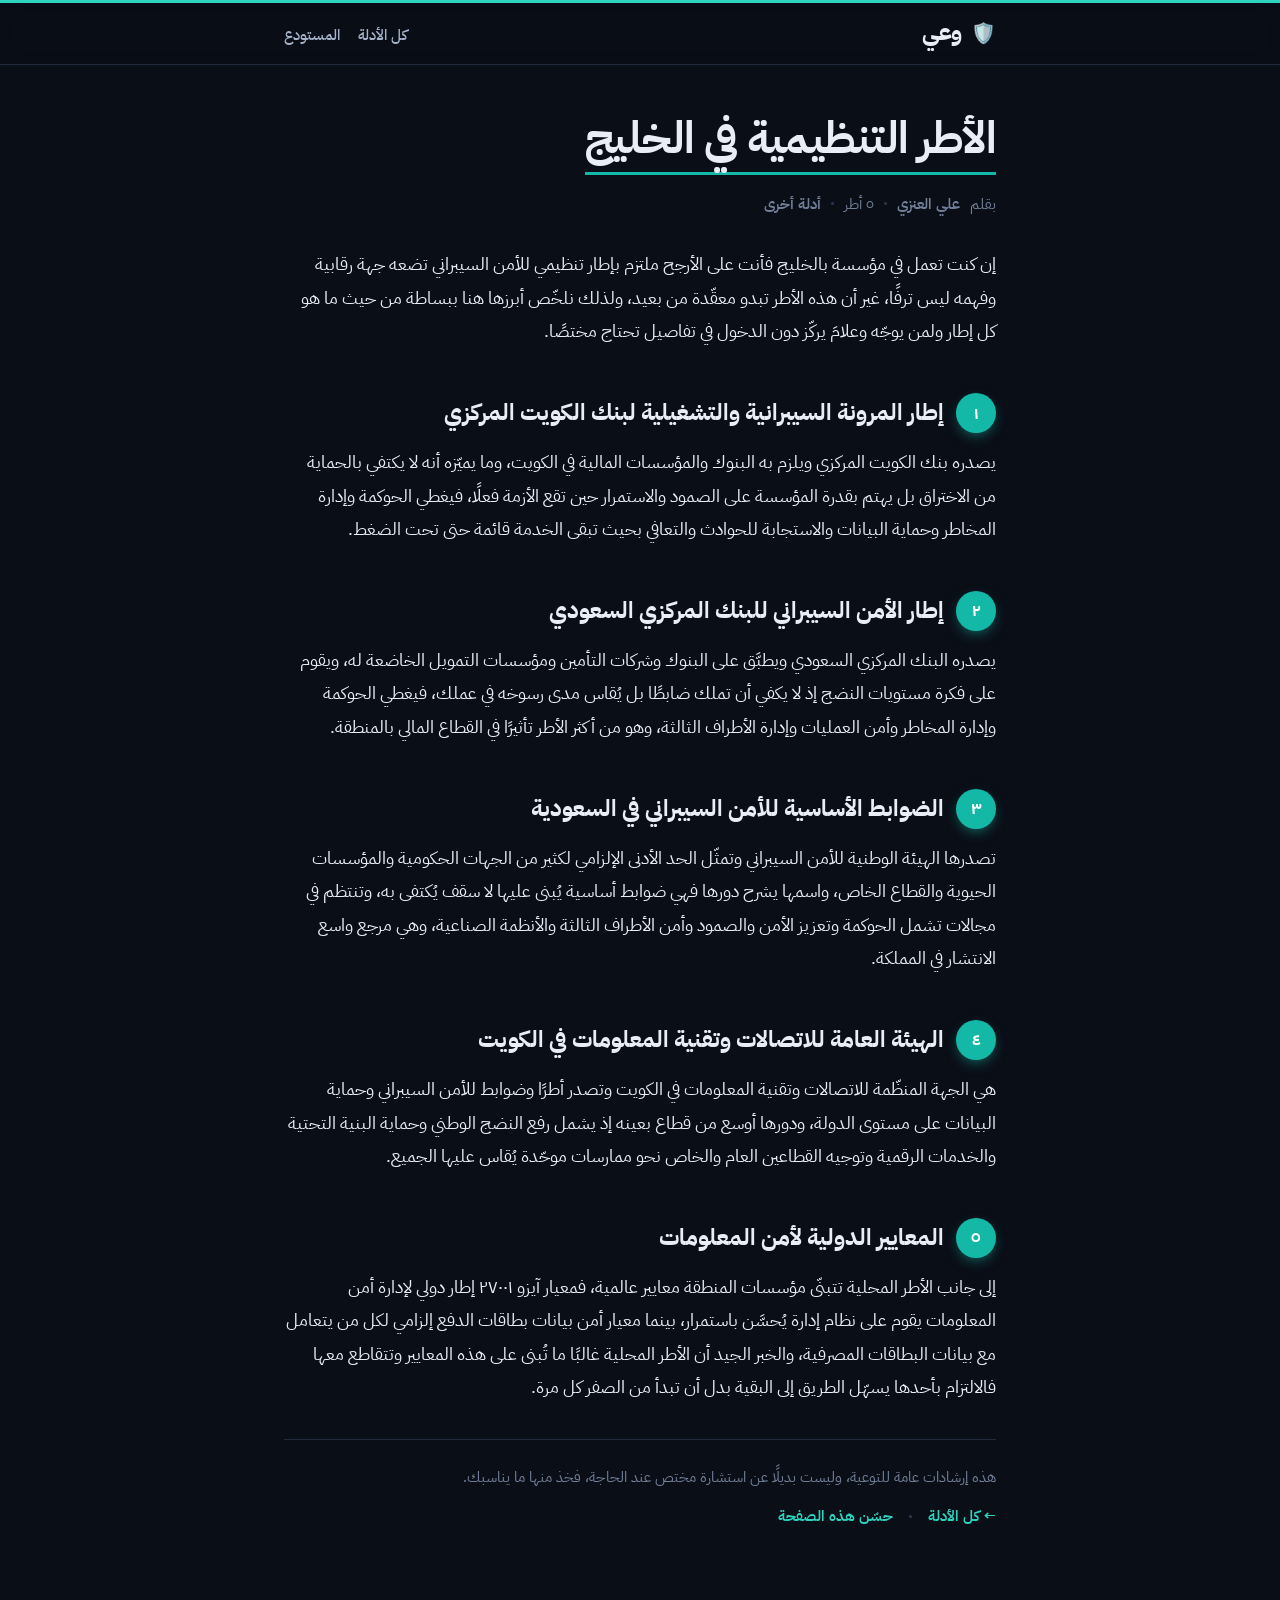
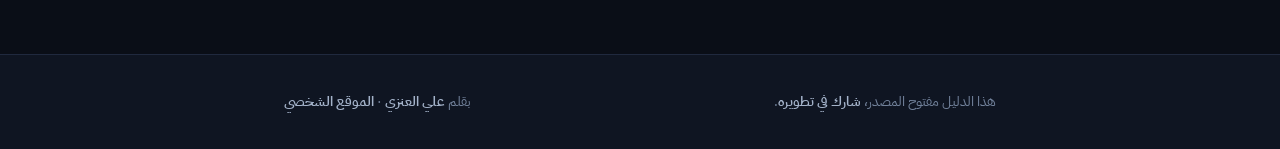
<file: content/gulf-frameworks.html>
<!doctype html>
<html lang="ar" dir="rtl"><head>
<meta charset="utf-8">
<meta name="viewport" content="width=device-width, initial-scale=1">
<title>الأطر التنظيمية في الخليج | وعي</title>
<meta name="description" content="نظرة مبسّطة على أبرز الأطر التنظيمية للأمن السيبراني في الخليج ومعاييره الدولية، ما هو كل إطار، ولمن يوجّه، وعلامَ يركّز.">
<meta property="og:title" content="الأطر التنظيمية في الخليج | وعي">
<meta property="og:description" content="نظرة مبسّطة على أبرز الأطر التنظيمية للأمن السيبراني في الخليج ومعاييره الدولية، ما هو كل إطار، ولمن يوجّه، وعلامَ يركّز.">
<meta property="og:type" content="website">
<meta property="og:locale" content="ar_AR">
<meta property="og:image" content="https://siteq8.github.io/Wa3i/og.png">
<meta name="twitter:card" content="summary_large_image">
<meta name="twitter:image" content="https://siteq8.github.io/Wa3i/og.png">
<link rel="preconnect" href="https://fonts.googleapis.com">
<link rel="preconnect" href="https://fonts.gstatic.com" crossorigin>
<link href="https://fonts.googleapis.com/css2?family=IBM+Plex+Sans+Arabic:wght@400;500;600;700&family=Inter:wght@400;500;600;700&display=swap" rel="stylesheet">
<link rel="stylesheet" href="../style.css">
</head>
<body>
<div class="progress" id="progress"></div>
<button class="totop" id="totop" aria-label="أعلى الصفحة">↑</button>
<div class="topbar"><div class="wrap"><a class="brand" href="../"><span class="logo">🛡️</span><span class="ar-name">وعي</span></a><nav class="topnav"><a href="../">كل الأدلة</a><a href="https://github.com/SiteQ8/Wa3i">المستودع</a></nav></div></div>
<main class="wrap prose" style="--cat:#14b8a6">
<h1>الأطر التنظيمية في الخليج</h1>
<div class="byline">بقلم <a href="https://github.com/SiteQ8">علي العنزي</a><span class="dot"></span>٥ أطر<span class="dot"></span><a href="../">أدلة أخرى</a></div>
<p class="reveal">إن كنت تعمل في مؤسسة بالخليج فأنت على الأرجح ملتزم بإطار تنظيمي للأمن السيبراني تضعه جهة رقابية وفهمه ليس ترفًا، غير أن هذه الأطر تبدو معقّدة من بعيد، ولذلك نلخّص أبرزها هنا ببساطة من حيث ما هو كل إطار ولمن يوجّه وعلامَ يركّز دون الدخول في تفاصيل تحتاج مختصًا.</p>
<h2 class="reveal"><span class="n">١</span> إطار المرونة السيبرانية والتشغيلية لبنك الكويت المركزي</h2>
<p class="reveal">يصدره بنك الكويت المركزي ويلزم به البنوك والمؤسسات المالية في الكويت، وما يميّزه أنه لا يكتفي بالحماية من الاختراق بل يهتم بقدرة المؤسسة على الصمود والاستمرار حين تقع الأزمة فعلًا، فيغطي الحوكمة وإدارة المخاطر وحماية البيانات والاستجابة للحوادث والتعافي بحيث تبقى الخدمة قائمة حتى تحت الضغط.</p>
<h2 class="reveal"><span class="n">٢</span> إطار الأمن السيبراني للبنك المركزي السعودي</h2>
<p class="reveal">يصدره البنك المركزي السعودي ويطبَّق على البنوك وشركات التأمين ومؤسسات التمويل الخاضعة له، ويقوم على فكرة مستويات النضج إذ لا يكفي أن تملك ضابطًا بل يُقاس مدى رسوخه في عملك، فيغطي الحوكمة وإدارة المخاطر وأمن العمليات وإدارة الأطراف الثالثة، وهو من أكثر الأطر تأثيرًا في القطاع المالي بالمنطقة.</p>
<h2 class="reveal"><span class="n">٣</span> الضوابط الأساسية للأمن السيبراني في السعودية</h2>
<p class="reveal">تصدرها الهيئة الوطنية للأمن السيبراني وتمثّل الحد الأدنى الإلزامي لكثير من الجهات الحكومية والمؤسسات الحيوية والقطاع الخاص، واسمها يشرح دورها فهي ضوابط أساسية يُبنى عليها لا سقف يُكتفى به، وتنتظم في مجالات تشمل الحوكمة وتعزيز الأمن والصمود وأمن الأطراف الثالثة والأنظمة الصناعية، وهي مرجع واسع الانتشار في المملكة.</p>
<h2 class="reveal"><span class="n">٤</span> الهيئة العامة للاتصالات وتقنية المعلومات في الكويت</h2>
<p class="reveal">هي الجهة المنظّمة للاتصالات وتقنية المعلومات في الكويت وتصدر أطرًا وضوابط للأمن السيبراني وحماية البيانات على مستوى الدولة، ودورها أوسع من قطاع بعينه إذ يشمل رفع النضج الوطني وحماية البنية التحتية والخدمات الرقمية وتوجيه القطاعين العام والخاص نحو ممارسات موحّدة يُقاس عليها الجميع.</p>
<h2 class="reveal"><span class="n">٥</span> المعايير الدولية لأمن المعلومات</h2>
<p class="reveal">إلى جانب الأطر المحلية تتبنّى مؤسسات المنطقة معايير عالمية، فمعيار آيزو ٢٧٠٠١ إطار دولي لإدارة أمن المعلومات يقوم على نظام إدارة يُحسَّن باستمرار، بينما معيار أمن بيانات بطاقات الدفع إلزامي لكل من يتعامل مع بيانات البطاقات المصرفية، والخبر الجيد أن الأطر المحلية غالبًا ما تُبنى على هذه المعايير وتتقاطع معها فالالتزام بأحدها يسهّل الطريق إلى البقية بدل أن تبدأ من الصفر كل مرة.</p>
<div class="pagefoot"><div class="row"><span class="grow">هذه إرشادات عامة للتوعية، وليست بديلًا عن استشارة مختص عند الحاجة، فخذ منها ما يناسبك.</span></div><div class="row" style="margin-top:12px"><a href="../">&larr; كل الأدلة</a><span class="fdot"></span><a href="https://github.com/SiteQ8/Wa3i/edit/main/content/gulf-frameworks.md">حسّن هذه الصفحة</a></div></div>
</main>
<footer class="sitefoot"><div class="wrap"><span>هذا الدليل مفتوح المصدر، <a href="https://github.com/SiteQ8/Wa3i">شارك في تطويره</a>.</span><span>بقلم <a href="https://github.com/SiteQ8">علي العنزي</a> &middot; <a href="https://3li.info">الموقع الشخصي</a></span></div></footer>
<script>(function () {
  var d = document, root = d.documentElement;
  root.classList.add("js");
  var AR = "\u0660\u0661\u0662\u0663\u0664\u0665\u0666\u0667\u0668\u0669";
  function toAr(n) { return ("" + n).replace(/[0-9]/g, function (x) { return AR[+x]; }); }
  var slice = function (x) { return Array.prototype.slice.call(x); };
  var reduce = !!(window.matchMedia && matchMedia("(prefers-reduced-motion: reduce)").matches);

  /* reading progress + back to top */
  var prog = d.getElementById("progress"), totop = d.getElementById("totop");
  function onScroll() {
    if (prog) {
      var h = d.body.scrollHeight - innerHeight;
      prog.style.width = (h > 0 ? (scrollY / h) * 100 : 0) + "%";
    }
    if (totop) { totop.classList.toggle("show", scrollY > 480); }
  }
  addEventListener("scroll", onScroll, { passive: true });
  onScroll();
  if (totop) totop.addEventListener("click", function () { scrollTo({ top: 0, behavior: reduce ? "auto" : "smooth" }); });

  /* scroll reveal */
  var reveals = slice(d.querySelectorAll(".reveal"));
  if (!reduce && "IntersectionObserver" in window && reveals.length) {
    var io = new IntersectionObserver(function (es) {
      es.forEach(function (e) { if (e.isIntersecting) { e.target.classList.add("in"); io.unobserve(e.target); } });
    }, { threshold: 0.08, rootMargin: "0px 0px -40px 0px" });
    reveals.forEach(function (el) { io.observe(el); });
  } else { reveals.forEach(function (el) { el.classList.add("in"); }); }

  /* animated counters */
  var counters = slice(d.querySelectorAll("[data-count]"));
  function runCounter(el) {
    if (reduce) { el.textContent = toAr(+el.getAttribute("data-count")); return; }
    var target = +el.getAttribute("data-count"), start = null, dur = 1100;
    requestAnimationFrame(function step(ts) {
      if (!start) start = ts;
      var p = Math.min((ts - start) / dur, 1);
      el.textContent = toAr(Math.floor((1 - Math.pow(1 - p, 3)) * target));
      if (p < 1) requestAnimationFrame(step); else el.textContent = toAr(target);
    });
  }
  if ("IntersectionObserver" in window && counters.length) {
    var co = new IntersectionObserver(function (es) {
      es.forEach(function (e) { if (e.isIntersecting) { runCounter(e.target); co.unobserve(e.target); } });
    }, { threshold: 0.5 });
    counters.forEach(function (el) { co.observe(el); });
  } else { counters.forEach(function (el) { el.textContent = toAr(+el.getAttribute("data-count")); }); }

  /* confetti */
  function confetti() {
    if (reduce) return;
    var c = d.createElement("canvas"); c.className = "confetti-canvas";
    d.body.appendChild(c); var ctx = c.getContext("2d");
    c.width = innerWidth; c.height = innerHeight;
    var cols = ["#ea580c", "#0891b2", "#059669", "#7c3aed", "#db2777", "#fbbf24", "#2563eb"];
    var parts = [];
    for (var k = 0; k < 150; k++) parts.push({
      x: Math.random() * c.width, y: -20 - Math.random() * c.height * 0.5,
      r: 5 + Math.random() * 7, col: cols[k % cols.length],
      vy: 2.5 + Math.random() * 4.5, vx: -2.5 + Math.random() * 5,
      rot: Math.random() * 6.28, vr: -0.25 + Math.random() * 0.5
    });
    var t0 = performance.now();
    (function frame(ts) {
      ctx.clearRect(0, 0, c.width, c.height);
      parts.forEach(function (p) {
        p.y += p.vy; p.x += p.vx; p.rot += p.vr; p.vy += 0.04;
        ctx.save(); ctx.translate(p.x, p.y); ctx.rotate(p.rot);
        ctx.fillStyle = p.col; ctx.fillRect(-p.r / 2, -p.r / 2, p.r, p.r * 0.6); ctx.restore();
      });
      if (ts - t0 < 2800) requestAnimationFrame(frame);
      else if (c.parentNode) c.parentNode.removeChild(c);
    })(t0);
  }

  /* glossary live filter */
  var q = d.getElementById("q");
  if (q) {
    var terms = slice(d.querySelectorAll(".term")), gc = d.getElementById("gc"), ge = d.getElementById("gempty");
    q.addEventListener("input", function () {
      var v = (q.value || "").toLowerCase().trim(), shown = 0;
      terms.forEach(function (t) {
        var ok = v === "" || t.getAttribute("data-s").indexOf(v) !== -1;
        t.style.display = ok ? "" : "none"; if (ok) shown++;
      });
      if (gc) gc.textContent = toAr(shown);
      if (ge) ge.style.display = shown === 0 ? "block" : "none";
    });
  }

  /* checklist: progress bar, persistence, confetti on completion */
  var clist = d.getElementById("cl-list");
  if (clist) {
    var boxes = slice(clist.querySelectorAll("input[type=checkbox]"));
    var bar = d.getElementById("cl-bar"), lbl = d.getElementById("cl-lbl"), done = d.getElementById("cl-done");
    var KEY = "wa3i-oct-checklist";
    try { var saved = JSON.parse(localStorage.getItem(KEY) || "[]"); boxes.forEach(function (b, i) { if (saved[i]) b.checked = true; }); } catch (e) {}
    function upd(fire) {
      var n = 0; boxes.forEach(function (b) { if (b.checked) n++; });
      var pct = Math.round(n / boxes.length * 100);
      if (bar) bar.style.width = pct + "%";
      if (lbl) lbl.textContent = toAr(n) + " من " + toAr(boxes.length);
      try { localStorage.setItem(KEY, JSON.stringify(boxes.map(function (b) { return b.checked ? 1 : 0; }))); } catch (e) {}
      var full = n === boxes.length;
      if (done) done.classList.toggle("show", full);
      if (fire && full) confetti();
    }
    boxes.forEach(function (b) { b.addEventListener("change", function () { upd(true); }); });
    upd(false);
  }

  /* phishing quiz game */
  var quizEl = d.getElementById("quiz");
  if (quizEl) {
    var data = [];
    try { data = JSON.parse(d.getElementById("quiz-data").textContent); } catch (e) {}
    var i = 0, score = 0;
    var card = d.getElementById("q-card"), msg = d.getElementById("q-msg"),
      fb = d.getElementById("q-fb"), pv = d.getElementById("q-prog"),
      btns = d.getElementById("q-btns"), next = d.getElementById("q-next"),
      result = d.getElementById("q-result"), progwrap = d.getElementById("q-progwrap"),
      barq = d.getElementById("q-bar");
    function render() {
      var it = data[i];
      card.className = "q-card";
      msg.textContent = it.m;
      fb.style.display = "none"; fb.className = "q-fb";
      btns.style.display = "flex"; next.style.display = "none";
      pv.textContent = "الرسالة " + toAr(i + 1) + " من " + toAr(data.length);
      if (barq) barq.style.width = (i / data.length * 100) + "%";
    }
    function answer(guess) {
      var it = data[i], correct = (guess === it.p);
      if (correct) score++;
      card.className = "q-card " + (it.p ? "is-phish" : "is-safe");
      btns.style.display = "none";
      fb.style.display = "block";
      fb.className = "q-fb " + (correct ? "ok" : "no");
      var verdict = it.p ? "رسالة تصيّد" : "رسالة آمنة";
      fb.innerHTML = "<b>" + (correct ? "إجابة صحيحة" : "ليست صحيحة") + "</b>، فهذه " + verdict + "، " + it.e;
      next.style.display = "inline-flex";
      next.textContent = (i < data.length - 1) ? "الرسالة التالية" : "شاهد نتيجتك";
      if (barq) barq.style.width = ((i + 1) / data.length * 100) + "%";
    }
    function showResult() {
      card.style.display = "none"; if (progwrap) progwrap.style.display = "none";
      result.style.display = "block";
      var pct = Math.round(score / data.length * 100);
      var msgTxt = score === data.length ? "عين صقر، لا تنطلي عليك حيلة."
        : (pct >= 60 ? "جيد جدًا، وعيك يحميك، واصل التدقيق."
          : "لا بأس، الآن تعرف ما يجب أن تنتبه له في المرة القادمة.");
      result.innerHTML = '<div class="q-emoji">' + (score === data.length ? "\uD83C\uDFC6" : (pct >= 60 ? "\uD83D\uDC4F" : "\uD83D\uDCA1")) + "</div>"
        + '<div class="q-score" dir="ltr">' + toAr(score) + " / " + toAr(data.length) + "</div>"
        + '<p class="q-final">' + msgTxt + "</p>"
        + '<div class="q-actions"><button class="q-retry">أعد المحاولة</button><button class="q-share">شارك نتيجتك \uD83D\uDCE4</button></div>';
      if (score === data.length) confetti();
      result.querySelector(".q-share").addEventListener("click", function () {
        var txt = "حصلت على " + toAr(score) + " من " + toAr(data.length) + " في اختبار «هل هذه رسالة تصيّد؟» من وعي، اختبر نفسك: https://siteq8.github.io/Wa3i/content/quiz.html";
        if (navigator.share) { navigator.share({ text: txt }).catch(function () {}); }
        else { window.open("https://wa.me/?text=" + encodeURIComponent(txt), "_blank"); }
      });
      result.querySelector(".q-retry").addEventListener("click", function () {
        i = 0; score = 0; result.style.display = "none"; card.style.display = "";
        if (progwrap) progwrap.style.display = ""; render();
        scrollTo({ top: 0, behavior: reduce ? "auto" : "smooth" });
      });
    }
    d.getElementById("q-yes").addEventListener("click", function () { answer(true); });
    d.getElementById("q-no").addEventListener("click", function () { answer(false); });
    next.addEventListener("click", function () {
      if (i < data.length - 1) { i++; render(); } else showResult();
    });
    render();
  }
})();
</script>
</body></html>
</file>
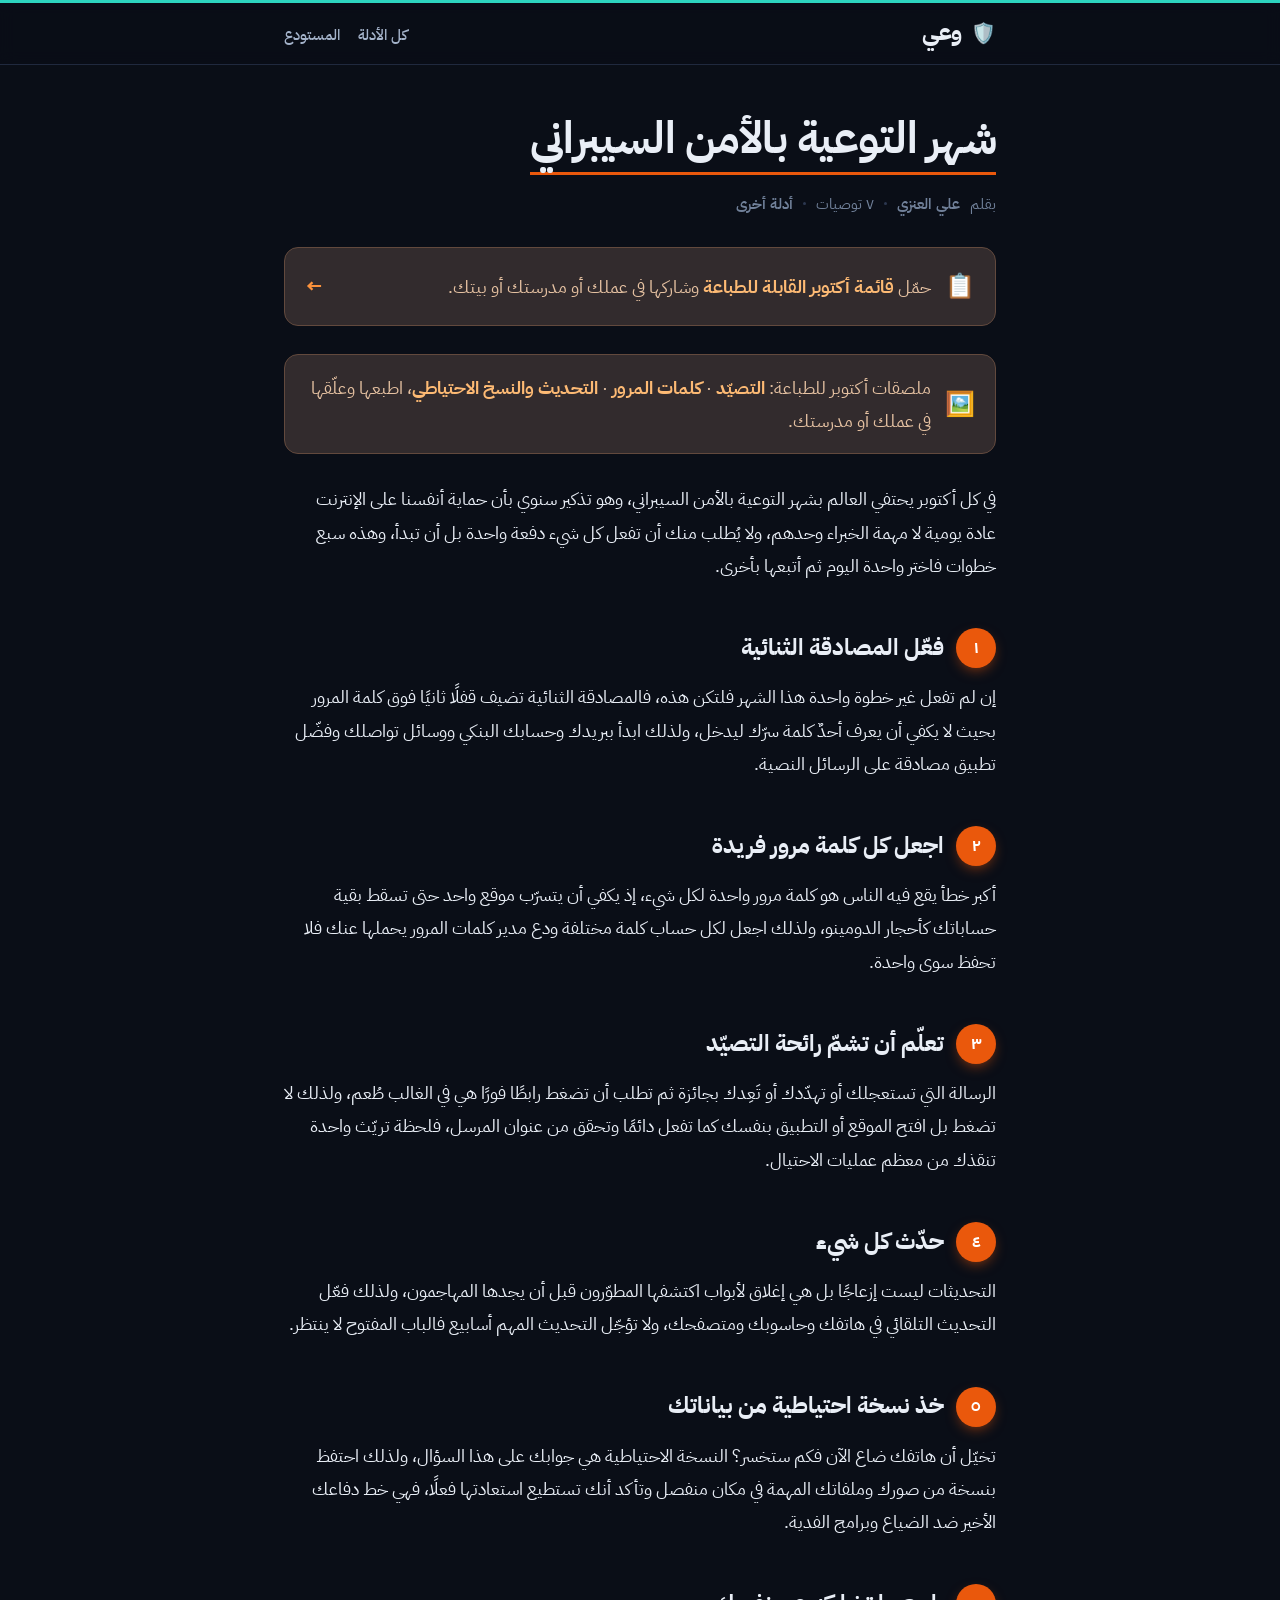
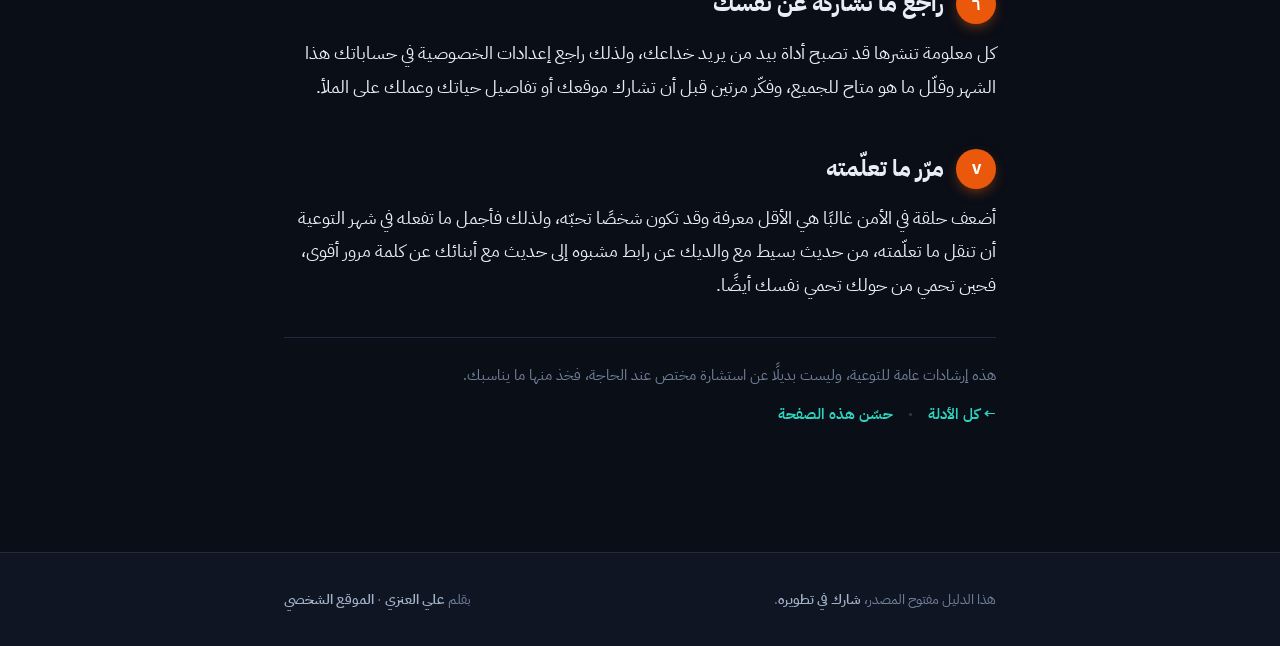
<file: content/october-awareness.html>
<!doctype html>
<html lang="ar" dir="rtl"><head>
<meta charset="utf-8">
<meta name="viewport" content="width=device-width, initial-scale=1">
<title>شهر التوعية بالأمن السيبراني | وعي</title>
<meta name="description" content="أكتوبر شهر التوعية بالأمن السيبراني. سبع عادات أساسية يبدأ بها كل شخص هذا الشهر ليحمي حساباته وأجهزته وبياناته.">
<meta property="og:title" content="شهر التوعية بالأمن السيبراني | وعي">
<meta property="og:description" content="أكتوبر شهر التوعية بالأمن السيبراني. سبع عادات أساسية يبدأ بها كل شخص هذا الشهر ليحمي حساباته وأجهزته وبياناته.">
<meta property="og:type" content="website">
<meta property="og:locale" content="ar_AR">
<meta property="og:image" content="https://siteq8.github.io/Wa3i/og.png">
<meta name="twitter:card" content="summary_large_image">
<meta name="twitter:image" content="https://siteq8.github.io/Wa3i/og.png">
<link rel="preconnect" href="https://fonts.googleapis.com">
<link rel="preconnect" href="https://fonts.gstatic.com" crossorigin>
<link href="https://fonts.googleapis.com/css2?family=IBM+Plex+Sans+Arabic:wght@400;500;600;700&family=Inter:wght@400;500;600;700&display=swap" rel="stylesheet">
<link rel="stylesheet" href="../style.css">
</head>
<body>
<div class="progress" id="progress"></div>
<button class="totop" id="totop" aria-label="أعلى الصفحة">↑</button>
<div class="topbar"><div class="wrap"><a class="brand" href="../"><span class="logo">🛡️</span><span class="ar-name">وعي</span></a><nav class="topnav"><a href="../">كل الأدلة</a><a href="https://github.com/SiteQ8/Wa3i">المستودع</a></nav></div></div>
<main class="wrap prose" style="--cat:#ea580c">
<h1>شهر التوعية بالأمن السيبراني</h1>
<div class="byline">بقلم <a href="https://github.com/SiteQ8">علي العنزي</a><span class="dot"></span>٧ توصيات<span class="dot"></span><a href="../">أدلة أخرى</a></div>
<a class="callout" href="october-checklist.html"><span class="cico">📋</span><span>حمّل <b>قائمة أكتوبر القابلة للطباعة</b> وشاركها في عملك أو مدرستك أو بيتك.</span><span class="cgo">&larr;</span></a>
<div class="callout postercall"><span class="cico">🖼️</span><span>ملصقات أكتوبر للطباعة: <a href="../posters/wa3i-poster-phishing.pdf">التصيّد</a> &middot; <a href="../posters/wa3i-poster-passwords.pdf">كلمات المرور</a> &middot; <a href="../posters/wa3i-poster-updates.pdf">التحديث والنسخ الاحتياطي</a>، اطبعها وعلّقها في عملك أو مدرستك.</span></div>
<p class="reveal">في كل أكتوبر يحتفي العالم بشهر التوعية بالأمن السيبراني، وهو تذكير سنوي بأن حماية أنفسنا على الإنترنت عادة يومية لا مهمة الخبراء وحدهم، ولا يُطلب منك أن تفعل كل شيء دفعة واحدة بل أن تبدأ، وهذه سبع خطوات فاختر واحدة اليوم ثم أتبعها بأخرى.</p>
<h2 class="reveal"><span class="n">١</span> فعّل المصادقة الثنائية</h2>
<p class="reveal">إن لم تفعل غير خطوة واحدة هذا الشهر فلتكن هذه، فالمصادقة الثنائية تضيف قفلًا ثانيًا فوق كلمة المرور بحيث لا يكفي أن يعرف أحدٌ كلمة سرّك ليدخل، ولذلك ابدأ ببريدك وحسابك البنكي ووسائل تواصلك وفضّل تطبيق مصادقة على الرسائل النصية.</p>
<h2 class="reveal"><span class="n">٢</span> اجعل كل كلمة مرور فريدة</h2>
<p class="reveal">أكبر خطأ يقع فيه الناس هو كلمة مرور واحدة لكل شيء، إذ يكفي أن يتسرّب موقع واحد حتى تسقط بقية حساباتك كأحجار الدومينو، ولذلك اجعل لكل حساب كلمة مختلفة ودع مدير كلمات المرور يحملها عنك فلا تحفظ سوى واحدة.</p>
<h2 class="reveal"><span class="n">٣</span> تعلّم أن تشمّ رائحة التصيّد</h2>
<p class="reveal">الرسالة التي تستعجلك أو تهدّدك أو تَعِدك بجائزة ثم تطلب أن تضغط رابطًا فورًا هي في الغالب طُعم، ولذلك لا تضغط بل افتح الموقع أو التطبيق بنفسك كما تفعل دائمًا وتحقق من عنوان المرسل، فلحظة تريّث واحدة تنقذك من معظم عمليات الاحتيال.</p>
<h2 class="reveal"><span class="n">٤</span> حدّث كل شيء</h2>
<p class="reveal">التحديثات ليست إزعاجًا بل هي إغلاق لأبواب اكتشفها المطوّرون قبل أن يجدها المهاجمون، ولذلك فعّل التحديث التلقائي في هاتفك وحاسوبك ومتصفحك، ولا تؤجّل التحديث المهم أسابيع فالباب المفتوح لا ينتظر.</p>
<h2 class="reveal"><span class="n">٥</span> خذ نسخة احتياطية من بياناتك</h2>
<p class="reveal">تخيّل أن هاتفك ضاع الآن فكم ستخسر؟ النسخة الاحتياطية هي جوابك على هذا السؤال، ولذلك احتفظ بنسخة من صورك وملفاتك المهمة في مكان منفصل وتأكد أنك تستطيع استعادتها فعلًا، فهي خط دفاعك الأخير ضد الضياع وبرامج الفدية.</p>
<h2 class="reveal"><span class="n">٦</span> راجع ما تشاركه عن نفسك</h2>
<p class="reveal">كل معلومة تنشرها قد تصبح أداة بيد من يريد خداعك، ولذلك راجع إعدادات الخصوصية في حساباتك هذا الشهر وقلّل ما هو متاح للجميع، وفكّر مرتين قبل أن تشارك موقعك أو تفاصيل حياتك وعملك على الملأ.</p>
<h2 class="reveal"><span class="n">٧</span> مرّر ما تعلّمته</h2>
<p class="reveal">أضعف حلقة في الأمن غالبًا هي الأقل معرفة وقد تكون شخصًا تحبّه، ولذلك فأجمل ما تفعله في شهر التوعية أن تنقل ما تعلّمته، من حديث بسيط مع والديك عن رابط مشبوه إلى حديث مع أبنائك عن كلمة مرور أقوى، فحين تحمي من حولك تحمي نفسك أيضًا.</p>
<div class="pagefoot"><div class="row"><span class="grow">هذه إرشادات عامة للتوعية، وليست بديلًا عن استشارة مختص عند الحاجة، فخذ منها ما يناسبك.</span></div><div class="row" style="margin-top:12px"><a href="../">&larr; كل الأدلة</a><span class="fdot"></span><a href="https://github.com/SiteQ8/Wa3i/edit/main/content/october-awareness.md">حسّن هذه الصفحة</a></div></div>
</main>
<footer class="sitefoot"><div class="wrap"><span>هذا الدليل مفتوح المصدر، <a href="https://github.com/SiteQ8/Wa3i">شارك في تطويره</a>.</span><span>بقلم <a href="https://github.com/SiteQ8">علي العنزي</a> &middot; <a href="https://3li.info">الموقع الشخصي</a></span></div></footer>
<script>(function () {
  var d = document, root = d.documentElement;
  root.classList.add("js");
  var AR = "\u0660\u0661\u0662\u0663\u0664\u0665\u0666\u0667\u0668\u0669";
  function toAr(n) { return ("" + n).replace(/[0-9]/g, function (x) { return AR[+x]; }); }
  var slice = function (x) { return Array.prototype.slice.call(x); };
  var reduce = !!(window.matchMedia && matchMedia("(prefers-reduced-motion: reduce)").matches);

  /* reading progress + back to top */
  var prog = d.getElementById("progress"), totop = d.getElementById("totop");
  function onScroll() {
    if (prog) {
      var h = d.body.scrollHeight - innerHeight;
      prog.style.width = (h > 0 ? (scrollY / h) * 100 : 0) + "%";
    }
    if (totop) { totop.classList.toggle("show", scrollY > 480); }
  }
  addEventListener("scroll", onScroll, { passive: true });
  onScroll();
  if (totop) totop.addEventListener("click", function () { scrollTo({ top: 0, behavior: reduce ? "auto" : "smooth" }); });

  /* scroll reveal */
  var reveals = slice(d.querySelectorAll(".reveal"));
  if (!reduce && "IntersectionObserver" in window && reveals.length) {
    var io = new IntersectionObserver(function (es) {
      es.forEach(function (e) { if (e.isIntersecting) { e.target.classList.add("in"); io.unobserve(e.target); } });
    }, { threshold: 0.08, rootMargin: "0px 0px -40px 0px" });
    reveals.forEach(function (el) { io.observe(el); });
  } else { reveals.forEach(function (el) { el.classList.add("in"); }); }

  /* animated counters */
  var counters = slice(d.querySelectorAll("[data-count]"));
  function runCounter(el) {
    if (reduce) { el.textContent = toAr(+el.getAttribute("data-count")); return; }
    var target = +el.getAttribute("data-count"), start = null, dur = 1100;
    requestAnimationFrame(function step(ts) {
      if (!start) start = ts;
      var p = Math.min((ts - start) / dur, 1);
      el.textContent = toAr(Math.floor((1 - Math.pow(1 - p, 3)) * target));
      if (p < 1) requestAnimationFrame(step); else el.textContent = toAr(target);
    });
  }
  if ("IntersectionObserver" in window && counters.length) {
    var co = new IntersectionObserver(function (es) {
      es.forEach(function (e) { if (e.isIntersecting) { runCounter(e.target); co.unobserve(e.target); } });
    }, { threshold: 0.5 });
    counters.forEach(function (el) { co.observe(el); });
  } else { counters.forEach(function (el) { el.textContent = toAr(+el.getAttribute("data-count")); }); }

  /* confetti */
  function confetti() {
    if (reduce) return;
    var c = d.createElement("canvas"); c.className = "confetti-canvas";
    d.body.appendChild(c); var ctx = c.getContext("2d");
    c.width = innerWidth; c.height = innerHeight;
    var cols = ["#ea580c", "#0891b2", "#059669", "#7c3aed", "#db2777", "#fbbf24", "#2563eb"];
    var parts = [];
    for (var k = 0; k < 150; k++) parts.push({
      x: Math.random() * c.width, y: -20 - Math.random() * c.height * 0.5,
      r: 5 + Math.random() * 7, col: cols[k % cols.length],
      vy: 2.5 + Math.random() * 4.5, vx: -2.5 + Math.random() * 5,
      rot: Math.random() * 6.28, vr: -0.25 + Math.random() * 0.5
    });
    var t0 = performance.now();
    (function frame(ts) {
      ctx.clearRect(0, 0, c.width, c.height);
      parts.forEach(function (p) {
        p.y += p.vy; p.x += p.vx; p.rot += p.vr; p.vy += 0.04;
        ctx.save(); ctx.translate(p.x, p.y); ctx.rotate(p.rot);
        ctx.fillStyle = p.col; ctx.fillRect(-p.r / 2, -p.r / 2, p.r, p.r * 0.6); ctx.restore();
      });
      if (ts - t0 < 2800) requestAnimationFrame(frame);
      else if (c.parentNode) c.parentNode.removeChild(c);
    })(t0);
  }

  /* glossary live filter */
  var q = d.getElementById("q");
  if (q) {
    var terms = slice(d.querySelectorAll(".term")), gc = d.getElementById("gc"), ge = d.getElementById("gempty");
    q.addEventListener("input", function () {
      var v = (q.value || "").toLowerCase().trim(), shown = 0;
      terms.forEach(function (t) {
        var ok = v === "" || t.getAttribute("data-s").indexOf(v) !== -1;
        t.style.display = ok ? "" : "none"; if (ok) shown++;
      });
      if (gc) gc.textContent = toAr(shown);
      if (ge) ge.style.display = shown === 0 ? "block" : "none";
    });
  }

  /* checklist: progress bar, persistence, confetti on completion */
  var clist = d.getElementById("cl-list");
  if (clist) {
    var boxes = slice(clist.querySelectorAll("input[type=checkbox]"));
    var bar = d.getElementById("cl-bar"), lbl = d.getElementById("cl-lbl"), done = d.getElementById("cl-done");
    var KEY = "wa3i-oct-checklist";
    try { var saved = JSON.parse(localStorage.getItem(KEY) || "[]"); boxes.forEach(function (b, i) { if (saved[i]) b.checked = true; }); } catch (e) {}
    function upd(fire) {
      var n = 0; boxes.forEach(function (b) { if (b.checked) n++; });
      var pct = Math.round(n / boxes.length * 100);
      if (bar) bar.style.width = pct + "%";
      if (lbl) lbl.textContent = toAr(n) + " من " + toAr(boxes.length);
      try { localStorage.setItem(KEY, JSON.stringify(boxes.map(function (b) { return b.checked ? 1 : 0; }))); } catch (e) {}
      var full = n === boxes.length;
      if (done) done.classList.toggle("show", full);
      if (fire && full) confetti();
    }
    boxes.forEach(function (b) { b.addEventListener("change", function () { upd(true); }); });
    upd(false);
  }

  /* phishing quiz game */
  var quizEl = d.getElementById("quiz");
  if (quizEl) {
    var data = [];
    try { data = JSON.parse(d.getElementById("quiz-data").textContent); } catch (e) {}
    var i = 0, score = 0;
    var card = d.getElementById("q-card"), msg = d.getElementById("q-msg"),
      fb = d.getElementById("q-fb"), pv = d.getElementById("q-prog"),
      btns = d.getElementById("q-btns"), next = d.getElementById("q-next"),
      result = d.getElementById("q-result"), progwrap = d.getElementById("q-progwrap"),
      barq = d.getElementById("q-bar");
    function render() {
      var it = data[i];
      card.className = "q-card";
      msg.textContent = it.m;
      fb.style.display = "none"; fb.className = "q-fb";
      btns.style.display = "flex"; next.style.display = "none";
      pv.textContent = "الرسالة " + toAr(i + 1) + " من " + toAr(data.length);
      if (barq) barq.style.width = (i / data.length * 100) + "%";
    }
    function answer(guess) {
      var it = data[i], correct = (guess === it.p);
      if (correct) score++;
      card.className = "q-card " + (it.p ? "is-phish" : "is-safe");
      btns.style.display = "none";
      fb.style.display = "block";
      fb.className = "q-fb " + (correct ? "ok" : "no");
      var verdict = it.p ? "رسالة تصيّد" : "رسالة آمنة";
      fb.innerHTML = "<b>" + (correct ? "إجابة صحيحة" : "ليست صحيحة") + "</b>، فهذه " + verdict + "، " + it.e;
      next.style.display = "inline-flex";
      next.textContent = (i < data.length - 1) ? "الرسالة التالية" : "شاهد نتيجتك";
      if (barq) barq.style.width = ((i + 1) / data.length * 100) + "%";
    }
    function showResult() {
      card.style.display = "none"; if (progwrap) progwrap.style.display = "none";
      result.style.display = "block";
      var pct = Math.round(score / data.length * 100);
      var msgTxt = score === data.length ? "عين صقر، لا تنطلي عليك حيلة."
        : (pct >= 60 ? "جيد جدًا، وعيك يحميك، واصل التدقيق."
          : "لا بأس، الآن تعرف ما يجب أن تنتبه له في المرة القادمة.");
      result.innerHTML = '<div class="q-emoji">' + (score === data.length ? "\uD83C\uDFC6" : (pct >= 60 ? "\uD83D\uDC4F" : "\uD83D\uDCA1")) + "</div>"
        + '<div class="q-score" dir="ltr">' + toAr(score) + " / " + toAr(data.length) + "</div>"
        + '<p class="q-final">' + msgTxt + "</p>"
        + '<div class="q-actions"><button class="q-retry">أعد المحاولة</button><button class="q-share">شارك نتيجتك \uD83D\uDCE4</button></div>';
      if (score === data.length) confetti();
      result.querySelector(".q-share").addEventListener("click", function () {
        var txt = "حصلت على " + toAr(score) + " من " + toAr(data.length) + " في اختبار «هل هذه رسالة تصيّد؟» من وعي، اختبر نفسك: https://siteq8.github.io/Wa3i/content/quiz.html";
        if (navigator.share) { navigator.share({ text: txt }).catch(function () {}); }
        else { window.open("https://wa.me/?text=" + encodeURIComponent(txt), "_blank"); }
      });
      result.querySelector(".q-retry").addEventListener("click", function () {
        i = 0; score = 0; result.style.display = "none"; card.style.display = "";
        if (progwrap) progwrap.style.display = ""; render();
        scrollTo({ top: 0, behavior: reduce ? "auto" : "smooth" });
      });
    }
    d.getElementById("q-yes").addEventListener("click", function () { answer(true); });
    d.getElementById("q-no").addEventListener("click", function () { answer(false); });
    next.addEventListener("click", function () {
      if (i < data.length - 1) { i++; render(); } else showResult();
    });
    render();
  }
})();
</script>
</body></html>
</file>
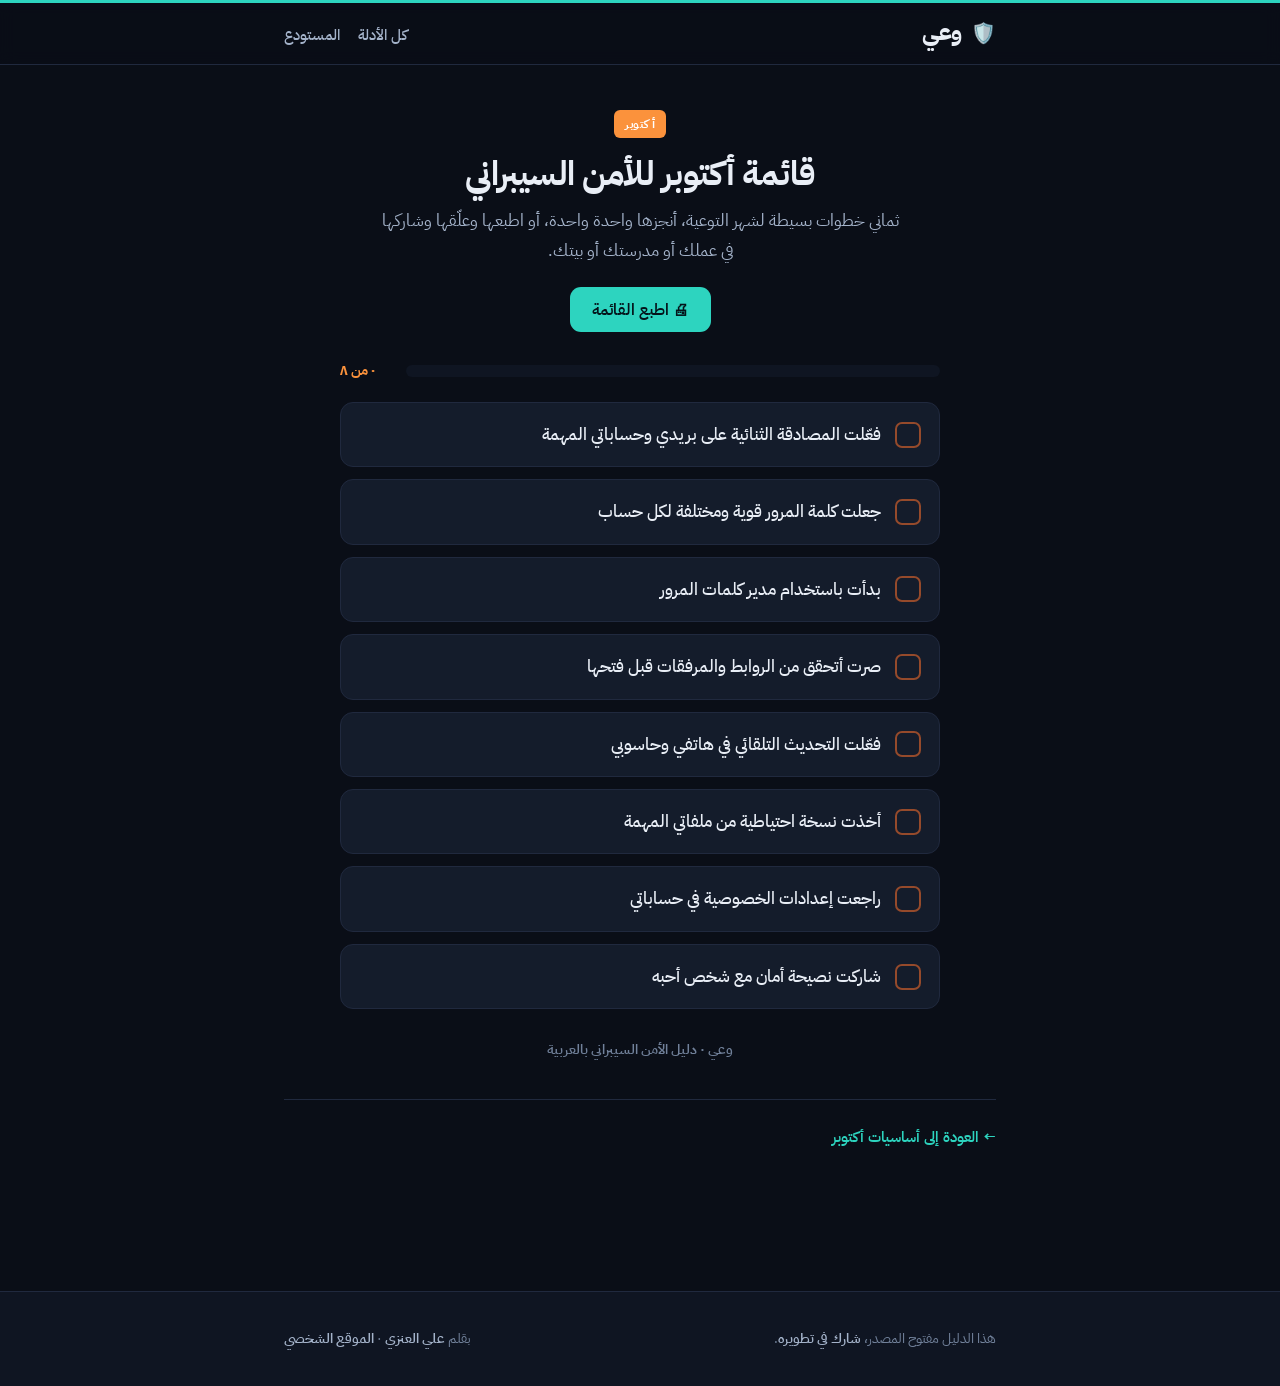
<file: content/october-checklist.html>
<!doctype html>
<html lang="ar" dir="rtl"><head>
<meta charset="utf-8">
<meta name="viewport" content="width=device-width, initial-scale=1">
<title>قائمة أكتوبر للأمن السيبراني | وعي</title>
<meta name="description" content="قائمة تحقق تفاعلية وقابلة للطباعة لشهر التوعية بالأمن السيبراني: ثماني خطوات بسيطة تحمي حساباتك وأجهزتك وبياناتك.">
<meta property="og:title" content="قائمة أكتوبر للأمن السيبراني | وعي">
<meta property="og:description" content="قائمة تحقق تفاعلية وقابلة للطباعة لشهر التوعية بالأمن السيبراني: ثماني خطوات بسيطة تحمي حساباتك وأجهزتك وبياناتك.">
<meta property="og:type" content="website">
<meta property="og:locale" content="ar_AR">
<meta property="og:image" content="https://siteq8.github.io/Wa3i/og.png">
<meta name="twitter:card" content="summary_large_image">
<meta name="twitter:image" content="https://siteq8.github.io/Wa3i/og.png">
<link rel="preconnect" href="https://fonts.googleapis.com">
<link rel="preconnect" href="https://fonts.gstatic.com" crossorigin>
<link href="https://fonts.googleapis.com/css2?family=IBM+Plex+Sans+Arabic:wght@400;500;600;700&family=Inter:wght@400;500;600;700&display=swap" rel="stylesheet">
<link rel="stylesheet" href="../style.css">
</head>
<body>
<div class="progress" id="progress"></div>
<button class="totop" id="totop" aria-label="أعلى الصفحة">↑</button>
<div class="topbar"><div class="wrap"><a class="brand" href="../"><span class="logo">🛡️</span><span class="ar-name">وعي</span></a><nav class="topnav"><a href="../">كل الأدلة</a><a href="https://github.com/SiteQ8/Wa3i">المستودع</a></nav></div></div>
<main class="wrap checklist" style="--cat:#ea580c">
<div class="cl-head"><span class="cl-badge">أكتوبر</span><h1>قائمة أكتوبر للأمن السيبراني</h1><p class="cl-sub">ثماني خطوات بسيطة لشهر التوعية، أنجزها واحدة واحدة، أو اطبعها وعلّقها وشاركها في عملك أو مدرستك أو بيتك.</p><button class="printbtn noprint" onclick="window.print()">🖨 اطبع القائمة</button></div>
<div class="cl-progress noprint"><div class="cl-track"><span id="cl-bar"></span></div><span class="cl-lbl" id="cl-lbl"></span></div>
<ul class="cl-list" id="cl-list">
<li><label><input type="checkbox"><span class="box"></span><span class="txt">فعّلت المصادقة الثنائية على بريدي وحساباتي المهمة</span></label></li>
<li><label><input type="checkbox"><span class="box"></span><span class="txt">جعلت كلمة المرور قوية ومختلفة لكل حساب</span></label></li>
<li><label><input type="checkbox"><span class="box"></span><span class="txt">بدأت باستخدام مدير كلمات المرور</span></label></li>
<li><label><input type="checkbox"><span class="box"></span><span class="txt">صرت أتحقق من الروابط والمرفقات قبل فتحها</span></label></li>
<li><label><input type="checkbox"><span class="box"></span><span class="txt">فعّلت التحديث التلقائي في هاتفي وحاسوبي</span></label></li>
<li><label><input type="checkbox"><span class="box"></span><span class="txt">أخذت نسخة احتياطية من ملفاتي المهمة</span></label></li>
<li><label><input type="checkbox"><span class="box"></span><span class="txt">راجعت إعدادات الخصوصية في حساباتي</span></label></li>
<li><label><input type="checkbox"><span class="box"></span><span class="txt">شاركت نصيحة أمان مع شخص أحبه</span></label></li>
</ul>
<div class="cl-done" id="cl-done"><span class="cl-done-emoji">🎉</span><b>أحسنت!</b> أكملت قائمة أكتوبر، فأنت الآن أصعب هدفًا بكثير. شارك القائمة مع من تحب.</div>
<div class="cl-foot">وعي &middot; دليل الأمن السيبراني بالعربية</div>
<div class="pagefoot noprint"><div class="row"><a href="october-awareness.html">&larr; العودة إلى أساسيات أكتوبر</a></div></div>
</main>
<footer class="sitefoot noprint"><div class="wrap"><span>هذا الدليل مفتوح المصدر، <a href="https://github.com/SiteQ8/Wa3i">شارك في تطويره</a>.</span><span>بقلم <a href="https://github.com/SiteQ8">علي العنزي</a> &middot; <a href="https://3li.info">الموقع الشخصي</a></span></div></footer>
<script>(function () {
  var d = document, root = d.documentElement;
  root.classList.add("js");
  var AR = "\u0660\u0661\u0662\u0663\u0664\u0665\u0666\u0667\u0668\u0669";
  function toAr(n) { return ("" + n).replace(/[0-9]/g, function (x) { return AR[+x]; }); }
  var slice = function (x) { return Array.prototype.slice.call(x); };
  var reduce = !!(window.matchMedia && matchMedia("(prefers-reduced-motion: reduce)").matches);

  /* reading progress + back to top */
  var prog = d.getElementById("progress"), totop = d.getElementById("totop");
  function onScroll() {
    if (prog) {
      var h = d.body.scrollHeight - innerHeight;
      prog.style.width = (h > 0 ? (scrollY / h) * 100 : 0) + "%";
    }
    if (totop) { totop.classList.toggle("show", scrollY > 480); }
  }
  addEventListener("scroll", onScroll, { passive: true });
  onScroll();
  if (totop) totop.addEventListener("click", function () { scrollTo({ top: 0, behavior: reduce ? "auto" : "smooth" }); });

  /* scroll reveal */
  var reveals = slice(d.querySelectorAll(".reveal"));
  if (!reduce && "IntersectionObserver" in window && reveals.length) {
    var io = new IntersectionObserver(function (es) {
      es.forEach(function (e) { if (e.isIntersecting) { e.target.classList.add("in"); io.unobserve(e.target); } });
    }, { threshold: 0.08, rootMargin: "0px 0px -40px 0px" });
    reveals.forEach(function (el) { io.observe(el); });
  } else { reveals.forEach(function (el) { el.classList.add("in"); }); }

  /* animated counters */
  var counters = slice(d.querySelectorAll("[data-count]"));
  function runCounter(el) {
    if (reduce) { el.textContent = toAr(+el.getAttribute("data-count")); return; }
    var target = +el.getAttribute("data-count"), start = null, dur = 1100;
    requestAnimationFrame(function step(ts) {
      if (!start) start = ts;
      var p = Math.min((ts - start) / dur, 1);
      el.textContent = toAr(Math.floor((1 - Math.pow(1 - p, 3)) * target));
      if (p < 1) requestAnimationFrame(step); else el.textContent = toAr(target);
    });
  }
  if ("IntersectionObserver" in window && counters.length) {
    var co = new IntersectionObserver(function (es) {
      es.forEach(function (e) { if (e.isIntersecting) { runCounter(e.target); co.unobserve(e.target); } });
    }, { threshold: 0.5 });
    counters.forEach(function (el) { co.observe(el); });
  } else { counters.forEach(function (el) { el.textContent = toAr(+el.getAttribute("data-count")); }); }

  /* confetti */
  function confetti() {
    if (reduce) return;
    var c = d.createElement("canvas"); c.className = "confetti-canvas";
    d.body.appendChild(c); var ctx = c.getContext("2d");
    c.width = innerWidth; c.height = innerHeight;
    var cols = ["#ea580c", "#0891b2", "#059669", "#7c3aed", "#db2777", "#fbbf24", "#2563eb"];
    var parts = [];
    for (var k = 0; k < 150; k++) parts.push({
      x: Math.random() * c.width, y: -20 - Math.random() * c.height * 0.5,
      r: 5 + Math.random() * 7, col: cols[k % cols.length],
      vy: 2.5 + Math.random() * 4.5, vx: -2.5 + Math.random() * 5,
      rot: Math.random() * 6.28, vr: -0.25 + Math.random() * 0.5
    });
    var t0 = performance.now();
    (function frame(ts) {
      ctx.clearRect(0, 0, c.width, c.height);
      parts.forEach(function (p) {
        p.y += p.vy; p.x += p.vx; p.rot += p.vr; p.vy += 0.04;
        ctx.save(); ctx.translate(p.x, p.y); ctx.rotate(p.rot);
        ctx.fillStyle = p.col; ctx.fillRect(-p.r / 2, -p.r / 2, p.r, p.r * 0.6); ctx.restore();
      });
      if (ts - t0 < 2800) requestAnimationFrame(frame);
      else if (c.parentNode) c.parentNode.removeChild(c);
    })(t0);
  }

  /* glossary live filter */
  var q = d.getElementById("q");
  if (q) {
    var terms = slice(d.querySelectorAll(".term")), gc = d.getElementById("gc"), ge = d.getElementById("gempty");
    q.addEventListener("input", function () {
      var v = (q.value || "").toLowerCase().trim(), shown = 0;
      terms.forEach(function (t) {
        var ok = v === "" || t.getAttribute("data-s").indexOf(v) !== -1;
        t.style.display = ok ? "" : "none"; if (ok) shown++;
      });
      if (gc) gc.textContent = toAr(shown);
      if (ge) ge.style.display = shown === 0 ? "block" : "none";
    });
  }

  /* checklist: progress bar, persistence, confetti on completion */
  var clist = d.getElementById("cl-list");
  if (clist) {
    var boxes = slice(clist.querySelectorAll("input[type=checkbox]"));
    var bar = d.getElementById("cl-bar"), lbl = d.getElementById("cl-lbl"), done = d.getElementById("cl-done");
    var KEY = "wa3i-oct-checklist";
    try { var saved = JSON.parse(localStorage.getItem(KEY) || "[]"); boxes.forEach(function (b, i) { if (saved[i]) b.checked = true; }); } catch (e) {}
    function upd(fire) {
      var n = 0; boxes.forEach(function (b) { if (b.checked) n++; });
      var pct = Math.round(n / boxes.length * 100);
      if (bar) bar.style.width = pct + "%";
      if (lbl) lbl.textContent = toAr(n) + " من " + toAr(boxes.length);
      try { localStorage.setItem(KEY, JSON.stringify(boxes.map(function (b) { return b.checked ? 1 : 0; }))); } catch (e) {}
      var full = n === boxes.length;
      if (done) done.classList.toggle("show", full);
      if (fire && full) confetti();
    }
    boxes.forEach(function (b) { b.addEventListener("change", function () { upd(true); }); });
    upd(false);
  }

  /* phishing quiz game */
  var quizEl = d.getElementById("quiz");
  if (quizEl) {
    var data = [];
    try { data = JSON.parse(d.getElementById("quiz-data").textContent); } catch (e) {}
    var i = 0, score = 0;
    var card = d.getElementById("q-card"), msg = d.getElementById("q-msg"),
      fb = d.getElementById("q-fb"), pv = d.getElementById("q-prog"),
      btns = d.getElementById("q-btns"), next = d.getElementById("q-next"),
      result = d.getElementById("q-result"), progwrap = d.getElementById("q-progwrap"),
      barq = d.getElementById("q-bar");
    function render() {
      var it = data[i];
      card.className = "q-card";
      msg.textContent = it.m;
      fb.style.display = "none"; fb.className = "q-fb";
      btns.style.display = "flex"; next.style.display = "none";
      pv.textContent = "الرسالة " + toAr(i + 1) + " من " + toAr(data.length);
      if (barq) barq.style.width = (i / data.length * 100) + "%";
    }
    function answer(guess) {
      var it = data[i], correct = (guess === it.p);
      if (correct) score++;
      card.className = "q-card " + (it.p ? "is-phish" : "is-safe");
      btns.style.display = "none";
      fb.style.display = "block";
      fb.className = "q-fb " + (correct ? "ok" : "no");
      var verdict = it.p ? "رسالة تصيّد" : "رسالة آمنة";
      fb.innerHTML = "<b>" + (correct ? "إجابة صحيحة" : "ليست صحيحة") + "</b>، فهذه " + verdict + "، " + it.e;
      next.style.display = "inline-flex";
      next.textContent = (i < data.length - 1) ? "الرسالة التالية" : "شاهد نتيجتك";
      if (barq) barq.style.width = ((i + 1) / data.length * 100) + "%";
    }
    function showResult() {
      card.style.display = "none"; if (progwrap) progwrap.style.display = "none";
      result.style.display = "block";
      var pct = Math.round(score / data.length * 100);
      var msgTxt = score === data.length ? "عين صقر، لا تنطلي عليك حيلة."
        : (pct >= 60 ? "جيد جدًا، وعيك يحميك، واصل التدقيق."
          : "لا بأس، الآن تعرف ما يجب أن تنتبه له في المرة القادمة.");
      result.innerHTML = '<div class="q-emoji">' + (score === data.length ? "\uD83C\uDFC6" : (pct >= 60 ? "\uD83D\uDC4F" : "\uD83D\uDCA1")) + "</div>"
        + '<div class="q-score" dir="ltr">' + toAr(score) + " / " + toAr(data.length) + "</div>"
        + '<p class="q-final">' + msgTxt + "</p>"
        + '<div class="q-actions"><button class="q-retry">أعد المحاولة</button><button class="q-share">شارك نتيجتك \uD83D\uDCE4</button></div>';
      if (score === data.length) confetti();
      result.querySelector(".q-share").addEventListener("click", function () {
        var txt = "حصلت على " + toAr(score) + " من " + toAr(data.length) + " في اختبار «هل هذه رسالة تصيّد؟» من وعي، اختبر نفسك: https://siteq8.github.io/Wa3i/content/quiz.html";
        if (navigator.share) { navigator.share({ text: txt }).catch(function () {}); }
        else { window.open("https://wa.me/?text=" + encodeURIComponent(txt), "_blank"); }
      });
      result.querySelector(".q-retry").addEventListener("click", function () {
        i = 0; score = 0; result.style.display = "none"; card.style.display = "";
        if (progwrap) progwrap.style.display = ""; render();
        scrollTo({ top: 0, behavior: reduce ? "auto" : "smooth" });
      });
    }
    d.getElementById("q-yes").addEventListener("click", function () { answer(true); });
    d.getElementById("q-no").addEventListener("click", function () { answer(false); });
    next.addEventListener("click", function () {
      if (i < data.length - 1) { i++; render(); } else showResult();
    });
    render();
  }
})();
</script>
</body></html>
</file>
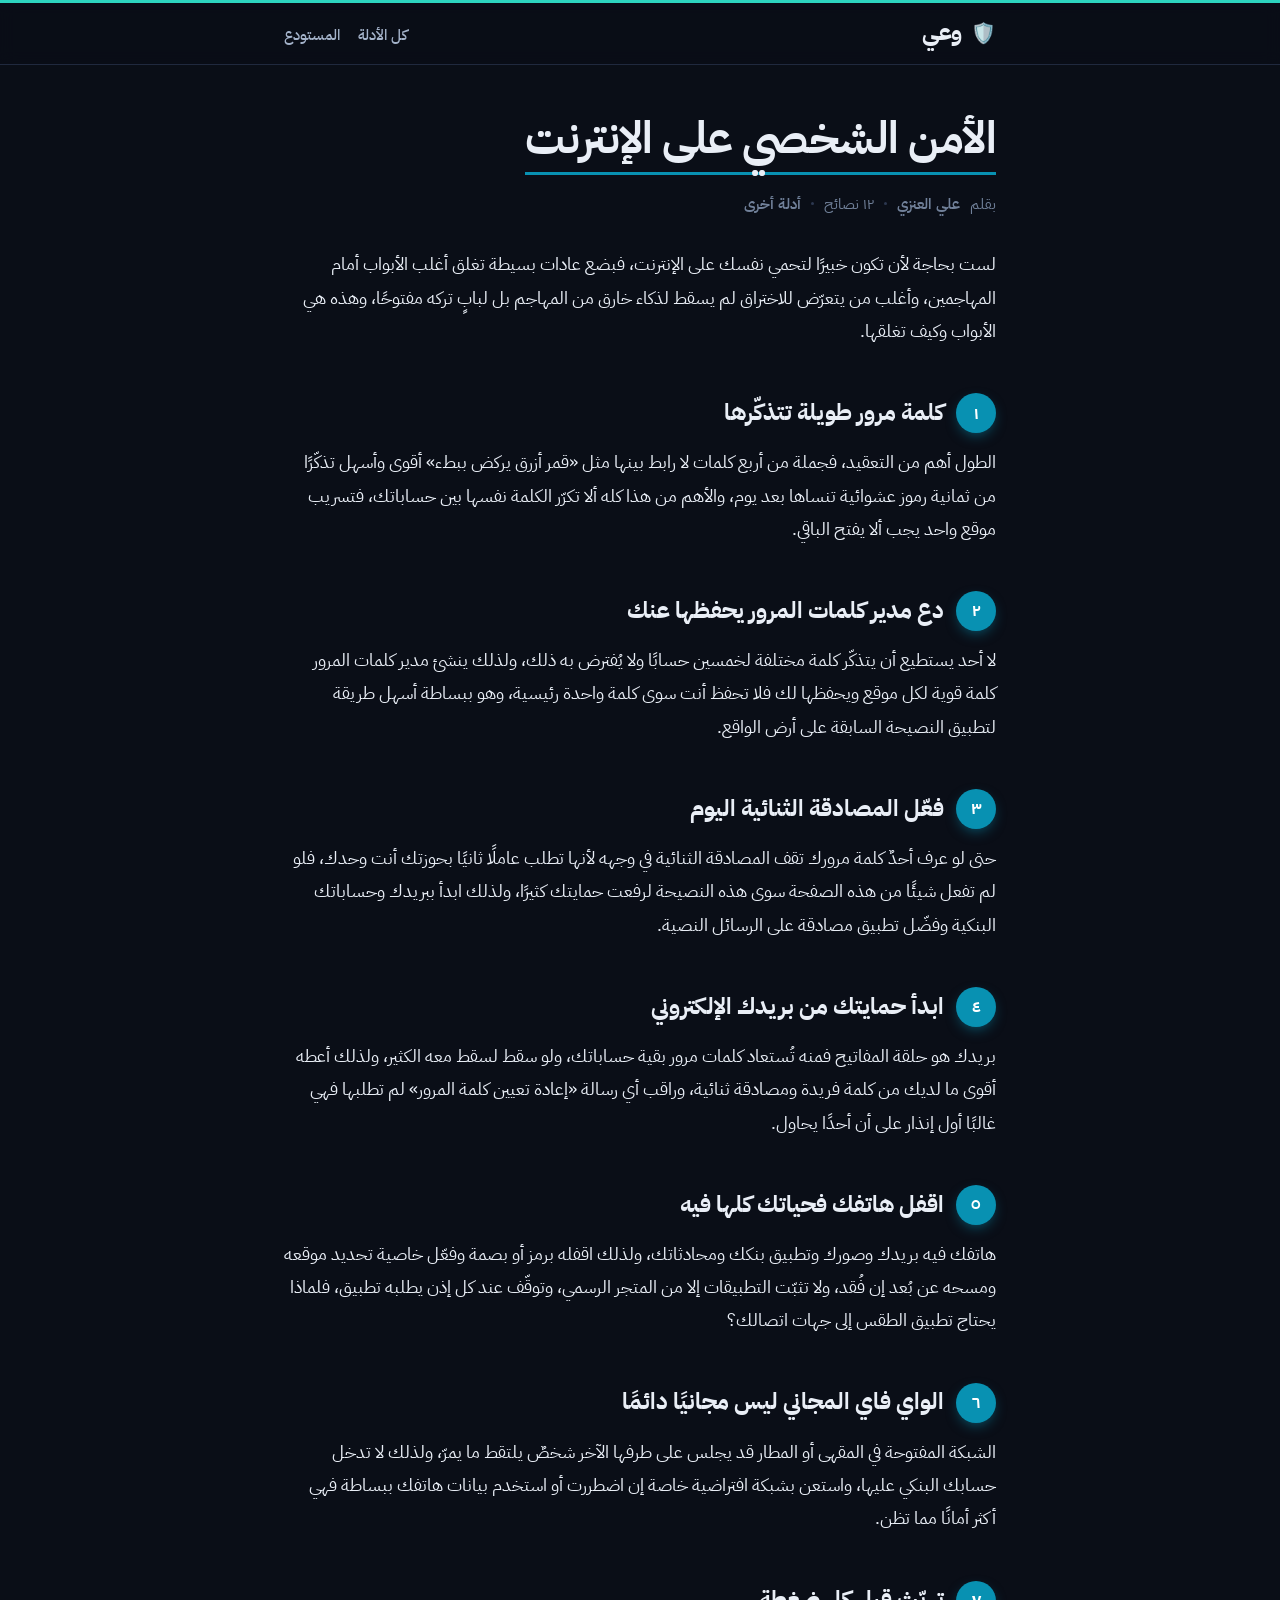
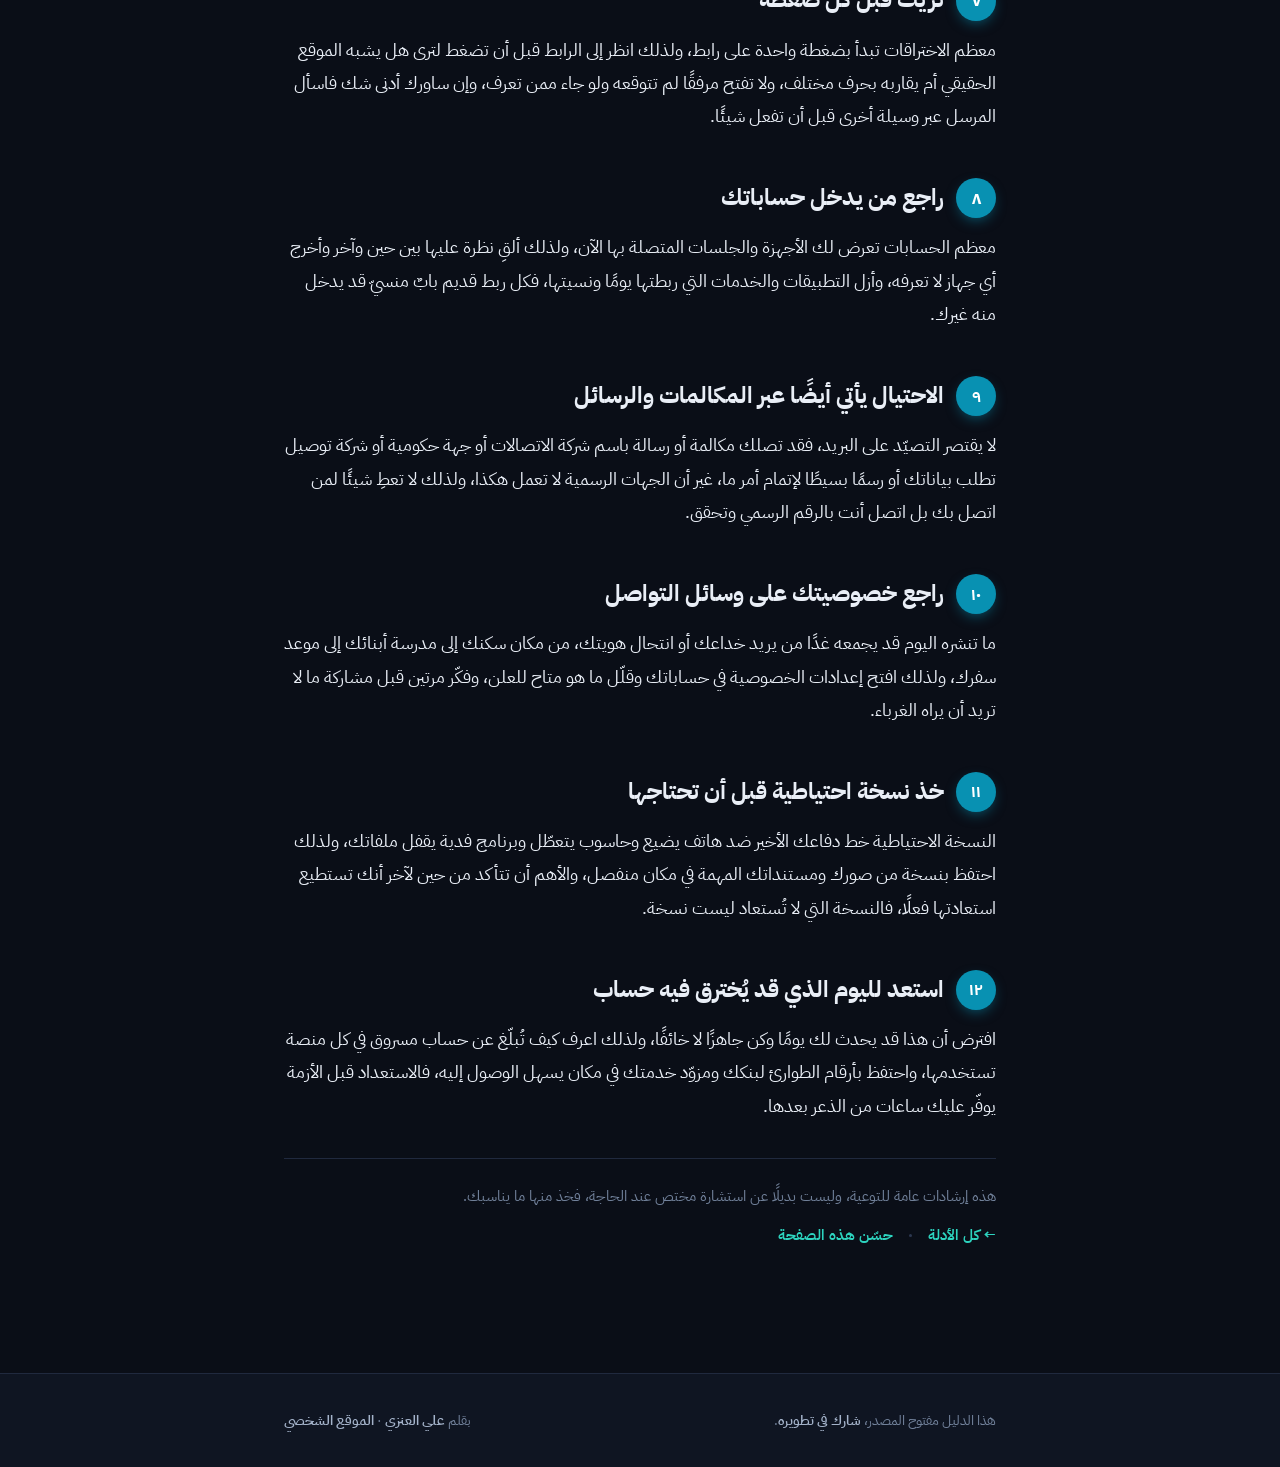
<file: content/personal-security.html>
<!doctype html>
<html lang="ar" dir="rtl"><head>
<meta charset="utf-8">
<meta name="viewport" content="width=device-width, initial-scale=1">
<title>الأمن الشخصي على الإنترنت | وعي</title>
<meta name="description" content="ثماني نصائح عملية لحماية حساباتك وهاتفك وخصوصيتك، من كلمات المرور والمصادقة الثنائية إلى الروابط المشبوهة وشبكات الواي فاي العامة.">
<meta property="og:title" content="الأمن الشخصي على الإنترنت | وعي">
<meta property="og:description" content="ثماني نصائح عملية لحماية حساباتك وهاتفك وخصوصيتك، من كلمات المرور والمصادقة الثنائية إلى الروابط المشبوهة وشبكات الواي فاي العامة.">
<meta property="og:type" content="website">
<meta property="og:locale" content="ar_AR">
<meta property="og:image" content="https://siteq8.github.io/Wa3i/og.png">
<meta name="twitter:card" content="summary_large_image">
<meta name="twitter:image" content="https://siteq8.github.io/Wa3i/og.png">
<link rel="preconnect" href="https://fonts.googleapis.com">
<link rel="preconnect" href="https://fonts.gstatic.com" crossorigin>
<link href="https://fonts.googleapis.com/css2?family=IBM+Plex+Sans+Arabic:wght@400;500;600;700&family=Inter:wght@400;500;600;700&display=swap" rel="stylesheet">
<link rel="stylesheet" href="../style.css">
</head>
<body>
<div class="progress" id="progress"></div>
<button class="totop" id="totop" aria-label="أعلى الصفحة">↑</button>
<div class="topbar"><div class="wrap"><a class="brand" href="../"><span class="logo">🛡️</span><span class="ar-name">وعي</span></a><nav class="topnav"><a href="../">كل الأدلة</a><a href="https://github.com/SiteQ8/Wa3i">المستودع</a></nav></div></div>
<main class="wrap prose" style="--cat:#0891b2">
<h1>الأمن الشخصي على الإنترنت</h1>
<div class="byline">بقلم <a href="https://github.com/SiteQ8">علي العنزي</a><span class="dot"></span>١٢ نصائح<span class="dot"></span><a href="../">أدلة أخرى</a></div>
<p class="reveal">لست بحاجة لأن تكون خبيرًا لتحمي نفسك على الإنترنت، فبضع عادات بسيطة تغلق أغلب الأبواب أمام المهاجمين، وأغلب من يتعرّض للاختراق لم يسقط لذكاء خارق من المهاجم بل لبابٍ تركه مفتوحًا، وهذه هي الأبواب وكيف تغلقها.</p>
<h2 class="reveal"><span class="n">١</span> كلمة مرور طويلة تتذكّرها</h2>
<p class="reveal">الطول أهم من التعقيد، فجملة من أربع كلمات لا رابط بينها مثل «قمر أزرق يركض ببطء» أقوى وأسهل تذكّرًا من ثمانية رموز عشوائية تنساها بعد يوم، والأهم من هذا كله ألا تكرّر الكلمة نفسها بين حساباتك، فتسريب موقع واحد يجب ألا يفتح الباقي.</p>
<h2 class="reveal"><span class="n">٢</span> دع مدير كلمات المرور يحفظها عنك</h2>
<p class="reveal">لا أحد يستطيع أن يتذكّر كلمة مختلفة لخمسين حسابًا ولا يُفترض به ذلك، ولذلك ينشئ مدير كلمات المرور كلمة قوية لكل موقع ويحفظها لك فلا تحفظ أنت سوى كلمة واحدة رئيسية، وهو ببساطة أسهل طريقة لتطبيق النصيحة السابقة على أرض الواقع.</p>
<h2 class="reveal"><span class="n">٣</span> فعّل المصادقة الثنائية اليوم</h2>
<p class="reveal">حتى لو عرف أحدٌ كلمة مرورك تقف المصادقة الثنائية في وجهه لأنها تطلب عاملًا ثانيًا بحوزتك أنت وحدك، فلو لم تفعل شيئًا من هذه الصفحة سوى هذه النصيحة لرفعت حمايتك كثيرًا، ولذلك ابدأ ببريدك وحساباتك البنكية وفضّل تطبيق مصادقة على الرسائل النصية.</p>
<h2 class="reveal"><span class="n">٤</span> ابدأ حمايتك من بريدك الإلكتروني</h2>
<p class="reveal">بريدك هو حلقة المفاتيح فمنه تُستعاد كلمات مرور بقية حساباتك، ولو سقط لسقط معه الكثير، ولذلك أعطه أقوى ما لديك من كلمة فريدة ومصادقة ثنائية، وراقب أي رسالة «إعادة تعيين كلمة المرور» لم تطلبها فهي غالبًا أول إنذار على أن أحدًا يحاول.</p>
<h2 class="reveal"><span class="n">٥</span> اقفل هاتفك فحياتك كلها فيه</h2>
<p class="reveal">هاتفك فيه بريدك وصورك وتطبيق بنكك ومحادثاتك، ولذلك اقفله برمز أو بصمة وفعّل خاصية تحديد موقعه ومسحه عن بُعد إن فُقد، ولا تثبّت التطبيقات إلا من المتجر الرسمي، وتوقّف عند كل إذن يطلبه تطبيق، فلماذا يحتاج تطبيق الطقس إلى جهات اتصالك؟</p>
<h2 class="reveal"><span class="n">٦</span> الواي فاي المجاني ليس مجانيًا دائمًا</h2>
<p class="reveal">الشبكة المفتوحة في المقهى أو المطار قد يجلس على طرفها الآخر شخصٌ يلتقط ما يمرّ، ولذلك لا تدخل حسابك البنكي عليها، واستعن بشبكة افتراضية خاصة إن اضطررت أو استخدم بيانات هاتفك ببساطة فهي أكثر أمانًا مما تظن.</p>
<h2 class="reveal"><span class="n">٧</span> تريّث قبل كل ضغطة</h2>
<p class="reveal">معظم الاختراقات تبدأ بضغطة واحدة على رابط، ولذلك انظر إلى الرابط قبل أن تضغط لترى هل يشبه الموقع الحقيقي أم يقاربه بحرف مختلف، ولا تفتح مرفقًا لم تتوقعه ولو جاء ممن تعرف، وإن ساورك أدنى شك فاسأل المرسل عبر وسيلة أخرى قبل أن تفعل شيئًا.</p>
<h2 class="reveal"><span class="n">٨</span> راجع من يدخل حساباتك</h2>
<p class="reveal">معظم الحسابات تعرض لك الأجهزة والجلسات المتصلة بها الآن، ولذلك ألقِ نظرة عليها بين حين وآخر وأخرج أي جهاز لا تعرفه، وأزل التطبيقات والخدمات التي ربطتها يومًا ونسيتها، فكل ربط قديم بابٌ منسيّ قد يدخل منه غيرك.</p>
<h2 class="reveal"><span class="n">٩</span> الاحتيال يأتي أيضًا عبر المكالمات والرسائل</h2>
<p class="reveal">لا يقتصر التصيّد على البريد، فقد تصلك مكالمة أو رسالة باسم شركة الاتصالات أو جهة حكومية أو شركة توصيل تطلب بياناتك أو رسمًا بسيطًا لإتمام أمر ما، غير أن الجهات الرسمية لا تعمل هكذا، ولذلك لا تعطِ شيئًا لمن اتصل بك بل اتصل أنت بالرقم الرسمي وتحقق.</p>
<h2 class="reveal"><span class="n">١٠</span> راجع خصوصيتك على وسائل التواصل</h2>
<p class="reveal">ما تنشره اليوم قد يجمعه غدًا من يريد خداعك أو انتحال هويتك، من مكان سكنك إلى مدرسة أبنائك إلى موعد سفرك، ولذلك افتح إعدادات الخصوصية في حساباتك وقلّل ما هو متاح للعلن، وفكّر مرتين قبل مشاركة ما لا تريد أن يراه الغرباء.</p>
<h2 class="reveal"><span class="n">١١</span> خذ نسخة احتياطية قبل أن تحتاجها</h2>
<p class="reveal">النسخة الاحتياطية خط دفاعك الأخير ضد هاتف يضيع وحاسوب يتعطّل وبرنامج فدية يقفل ملفاتك، ولذلك احتفظ بنسخة من صورك ومستنداتك المهمة في مكان منفصل، والأهم أن تتأكد من حين لآخر أنك تستطيع استعادتها فعلًا، فالنسخة التي لا تُستعاد ليست نسخة.</p>
<h2 class="reveal"><span class="n">١٢</span> استعد لليوم الذي قد يُخترق فيه حساب</h2>
<p class="reveal">افترض أن هذا قد يحدث لك يومًا وكن جاهزًا لا خائفًا، ولذلك اعرف كيف تُبلّغ عن حساب مسروق في كل منصة تستخدمها، واحتفظ بأرقام الطوارئ لبنكك ومزوّد خدمتك في مكان يسهل الوصول إليه، فالاستعداد قبل الأزمة يوفّر عليك ساعات من الذعر بعدها.</p>
<div class="pagefoot"><div class="row"><span class="grow">هذه إرشادات عامة للتوعية، وليست بديلًا عن استشارة مختص عند الحاجة، فخذ منها ما يناسبك.</span></div><div class="row" style="margin-top:12px"><a href="../">&larr; كل الأدلة</a><span class="fdot"></span><a href="https://github.com/SiteQ8/Wa3i/edit/main/content/personal-security.md">حسّن هذه الصفحة</a></div></div>
</main>
<footer class="sitefoot"><div class="wrap"><span>هذا الدليل مفتوح المصدر، <a href="https://github.com/SiteQ8/Wa3i">شارك في تطويره</a>.</span><span>بقلم <a href="https://github.com/SiteQ8">علي العنزي</a> &middot; <a href="https://3li.info">الموقع الشخصي</a></span></div></footer>
<script>(function () {
  var d = document, root = d.documentElement;
  root.classList.add("js");
  var AR = "\u0660\u0661\u0662\u0663\u0664\u0665\u0666\u0667\u0668\u0669";
  function toAr(n) { return ("" + n).replace(/[0-9]/g, function (x) { return AR[+x]; }); }
  var slice = function (x) { return Array.prototype.slice.call(x); };
  var reduce = !!(window.matchMedia && matchMedia("(prefers-reduced-motion: reduce)").matches);

  /* reading progress + back to top */
  var prog = d.getElementById("progress"), totop = d.getElementById("totop");
  function onScroll() {
    if (prog) {
      var h = d.body.scrollHeight - innerHeight;
      prog.style.width = (h > 0 ? (scrollY / h) * 100 : 0) + "%";
    }
    if (totop) { totop.classList.toggle("show", scrollY > 480); }
  }
  addEventListener("scroll", onScroll, { passive: true });
  onScroll();
  if (totop) totop.addEventListener("click", function () { scrollTo({ top: 0, behavior: reduce ? "auto" : "smooth" }); });

  /* scroll reveal */
  var reveals = slice(d.querySelectorAll(".reveal"));
  if (!reduce && "IntersectionObserver" in window && reveals.length) {
    var io = new IntersectionObserver(function (es) {
      es.forEach(function (e) { if (e.isIntersecting) { e.target.classList.add("in"); io.unobserve(e.target); } });
    }, { threshold: 0.08, rootMargin: "0px 0px -40px 0px" });
    reveals.forEach(function (el) { io.observe(el); });
  } else { reveals.forEach(function (el) { el.classList.add("in"); }); }

  /* animated counters */
  var counters = slice(d.querySelectorAll("[data-count]"));
  function runCounter(el) {
    if (reduce) { el.textContent = toAr(+el.getAttribute("data-count")); return; }
    var target = +el.getAttribute("data-count"), start = null, dur = 1100;
    requestAnimationFrame(function step(ts) {
      if (!start) start = ts;
      var p = Math.min((ts - start) / dur, 1);
      el.textContent = toAr(Math.floor((1 - Math.pow(1 - p, 3)) * target));
      if (p < 1) requestAnimationFrame(step); else el.textContent = toAr(target);
    });
  }
  if ("IntersectionObserver" in window && counters.length) {
    var co = new IntersectionObserver(function (es) {
      es.forEach(function (e) { if (e.isIntersecting) { runCounter(e.target); co.unobserve(e.target); } });
    }, { threshold: 0.5 });
    counters.forEach(function (el) { co.observe(el); });
  } else { counters.forEach(function (el) { el.textContent = toAr(+el.getAttribute("data-count")); }); }

  /* confetti */
  function confetti() {
    if (reduce) return;
    var c = d.createElement("canvas"); c.className = "confetti-canvas";
    d.body.appendChild(c); var ctx = c.getContext("2d");
    c.width = innerWidth; c.height = innerHeight;
    var cols = ["#ea580c", "#0891b2", "#059669", "#7c3aed", "#db2777", "#fbbf24", "#2563eb"];
    var parts = [];
    for (var k = 0; k < 150; k++) parts.push({
      x: Math.random() * c.width, y: -20 - Math.random() * c.height * 0.5,
      r: 5 + Math.random() * 7, col: cols[k % cols.length],
      vy: 2.5 + Math.random() * 4.5, vx: -2.5 + Math.random() * 5,
      rot: Math.random() * 6.28, vr: -0.25 + Math.random() * 0.5
    });
    var t0 = performance.now();
    (function frame(ts) {
      ctx.clearRect(0, 0, c.width, c.height);
      parts.forEach(function (p) {
        p.y += p.vy; p.x += p.vx; p.rot += p.vr; p.vy += 0.04;
        ctx.save(); ctx.translate(p.x, p.y); ctx.rotate(p.rot);
        ctx.fillStyle = p.col; ctx.fillRect(-p.r / 2, -p.r / 2, p.r, p.r * 0.6); ctx.restore();
      });
      if (ts - t0 < 2800) requestAnimationFrame(frame);
      else if (c.parentNode) c.parentNode.removeChild(c);
    })(t0);
  }

  /* glossary live filter */
  var q = d.getElementById("q");
  if (q) {
    var terms = slice(d.querySelectorAll(".term")), gc = d.getElementById("gc"), ge = d.getElementById("gempty");
    q.addEventListener("input", function () {
      var v = (q.value || "").toLowerCase().trim(), shown = 0;
      terms.forEach(function (t) {
        var ok = v === "" || t.getAttribute("data-s").indexOf(v) !== -1;
        t.style.display = ok ? "" : "none"; if (ok) shown++;
      });
      if (gc) gc.textContent = toAr(shown);
      if (ge) ge.style.display = shown === 0 ? "block" : "none";
    });
  }

  /* checklist: progress bar, persistence, confetti on completion */
  var clist = d.getElementById("cl-list");
  if (clist) {
    var boxes = slice(clist.querySelectorAll("input[type=checkbox]"));
    var bar = d.getElementById("cl-bar"), lbl = d.getElementById("cl-lbl"), done = d.getElementById("cl-done");
    var KEY = "wa3i-oct-checklist";
    try { var saved = JSON.parse(localStorage.getItem(KEY) || "[]"); boxes.forEach(function (b, i) { if (saved[i]) b.checked = true; }); } catch (e) {}
    function upd(fire) {
      var n = 0; boxes.forEach(function (b) { if (b.checked) n++; });
      var pct = Math.round(n / boxes.length * 100);
      if (bar) bar.style.width = pct + "%";
      if (lbl) lbl.textContent = toAr(n) + " من " + toAr(boxes.length);
      try { localStorage.setItem(KEY, JSON.stringify(boxes.map(function (b) { return b.checked ? 1 : 0; }))); } catch (e) {}
      var full = n === boxes.length;
      if (done) done.classList.toggle("show", full);
      if (fire && full) confetti();
    }
    boxes.forEach(function (b) { b.addEventListener("change", function () { upd(true); }); });
    upd(false);
  }

  /* phishing quiz game */
  var quizEl = d.getElementById("quiz");
  if (quizEl) {
    var data = [];
    try { data = JSON.parse(d.getElementById("quiz-data").textContent); } catch (e) {}
    var i = 0, score = 0;
    var card = d.getElementById("q-card"), msg = d.getElementById("q-msg"),
      fb = d.getElementById("q-fb"), pv = d.getElementById("q-prog"),
      btns = d.getElementById("q-btns"), next = d.getElementById("q-next"),
      result = d.getElementById("q-result"), progwrap = d.getElementById("q-progwrap"),
      barq = d.getElementById("q-bar");
    function render() {
      var it = data[i];
      card.className = "q-card";
      msg.textContent = it.m;
      fb.style.display = "none"; fb.className = "q-fb";
      btns.style.display = "flex"; next.style.display = "none";
      pv.textContent = "الرسالة " + toAr(i + 1) + " من " + toAr(data.length);
      if (barq) barq.style.width = (i / data.length * 100) + "%";
    }
    function answer(guess) {
      var it = data[i], correct = (guess === it.p);
      if (correct) score++;
      card.className = "q-card " + (it.p ? "is-phish" : "is-safe");
      btns.style.display = "none";
      fb.style.display = "block";
      fb.className = "q-fb " + (correct ? "ok" : "no");
      var verdict = it.p ? "رسالة تصيّد" : "رسالة آمنة";
      fb.innerHTML = "<b>" + (correct ? "إجابة صحيحة" : "ليست صحيحة") + "</b>، فهذه " + verdict + "، " + it.e;
      next.style.display = "inline-flex";
      next.textContent = (i < data.length - 1) ? "الرسالة التالية" : "شاهد نتيجتك";
      if (barq) barq.style.width = ((i + 1) / data.length * 100) + "%";
    }
    function showResult() {
      card.style.display = "none"; if (progwrap) progwrap.style.display = "none";
      result.style.display = "block";
      var pct = Math.round(score / data.length * 100);
      var msgTxt = score === data.length ? "عين صقر، لا تنطلي عليك حيلة."
        : (pct >= 60 ? "جيد جدًا، وعيك يحميك، واصل التدقيق."
          : "لا بأس، الآن تعرف ما يجب أن تنتبه له في المرة القادمة.");
      result.innerHTML = '<div class="q-emoji">' + (score === data.length ? "\uD83C\uDFC6" : (pct >= 60 ? "\uD83D\uDC4F" : "\uD83D\uDCA1")) + "</div>"
        + '<div class="q-score" dir="ltr">' + toAr(score) + " / " + toAr(data.length) + "</div>"
        + '<p class="q-final">' + msgTxt + "</p>"
        + '<div class="q-actions"><button class="q-retry">أعد المحاولة</button><button class="q-share">شارك نتيجتك \uD83D\uDCE4</button></div>';
      if (score === data.length) confetti();
      result.querySelector(".q-share").addEventListener("click", function () {
        var txt = "حصلت على " + toAr(score) + " من " + toAr(data.length) + " في اختبار «هل هذه رسالة تصيّد؟» من وعي، اختبر نفسك: https://siteq8.github.io/Wa3i/content/quiz.html";
        if (navigator.share) { navigator.share({ text: txt }).catch(function () {}); }
        else { window.open("https://wa.me/?text=" + encodeURIComponent(txt), "_blank"); }
      });
      result.querySelector(".q-retry").addEventListener("click", function () {
        i = 0; score = 0; result.style.display = "none"; card.style.display = "";
        if (progwrap) progwrap.style.display = ""; render();
        scrollTo({ top: 0, behavior: reduce ? "auto" : "smooth" });
      });
    }
    d.getElementById("q-yes").addEventListener("click", function () { answer(true); });
    d.getElementById("q-no").addEventListener("click", function () { answer(false); });
    next.addEventListener("click", function () {
      if (i < data.length - 1) { i++; render(); } else showResult();
    });
    render();
  }
})();
</script>
</body></html>
</file>
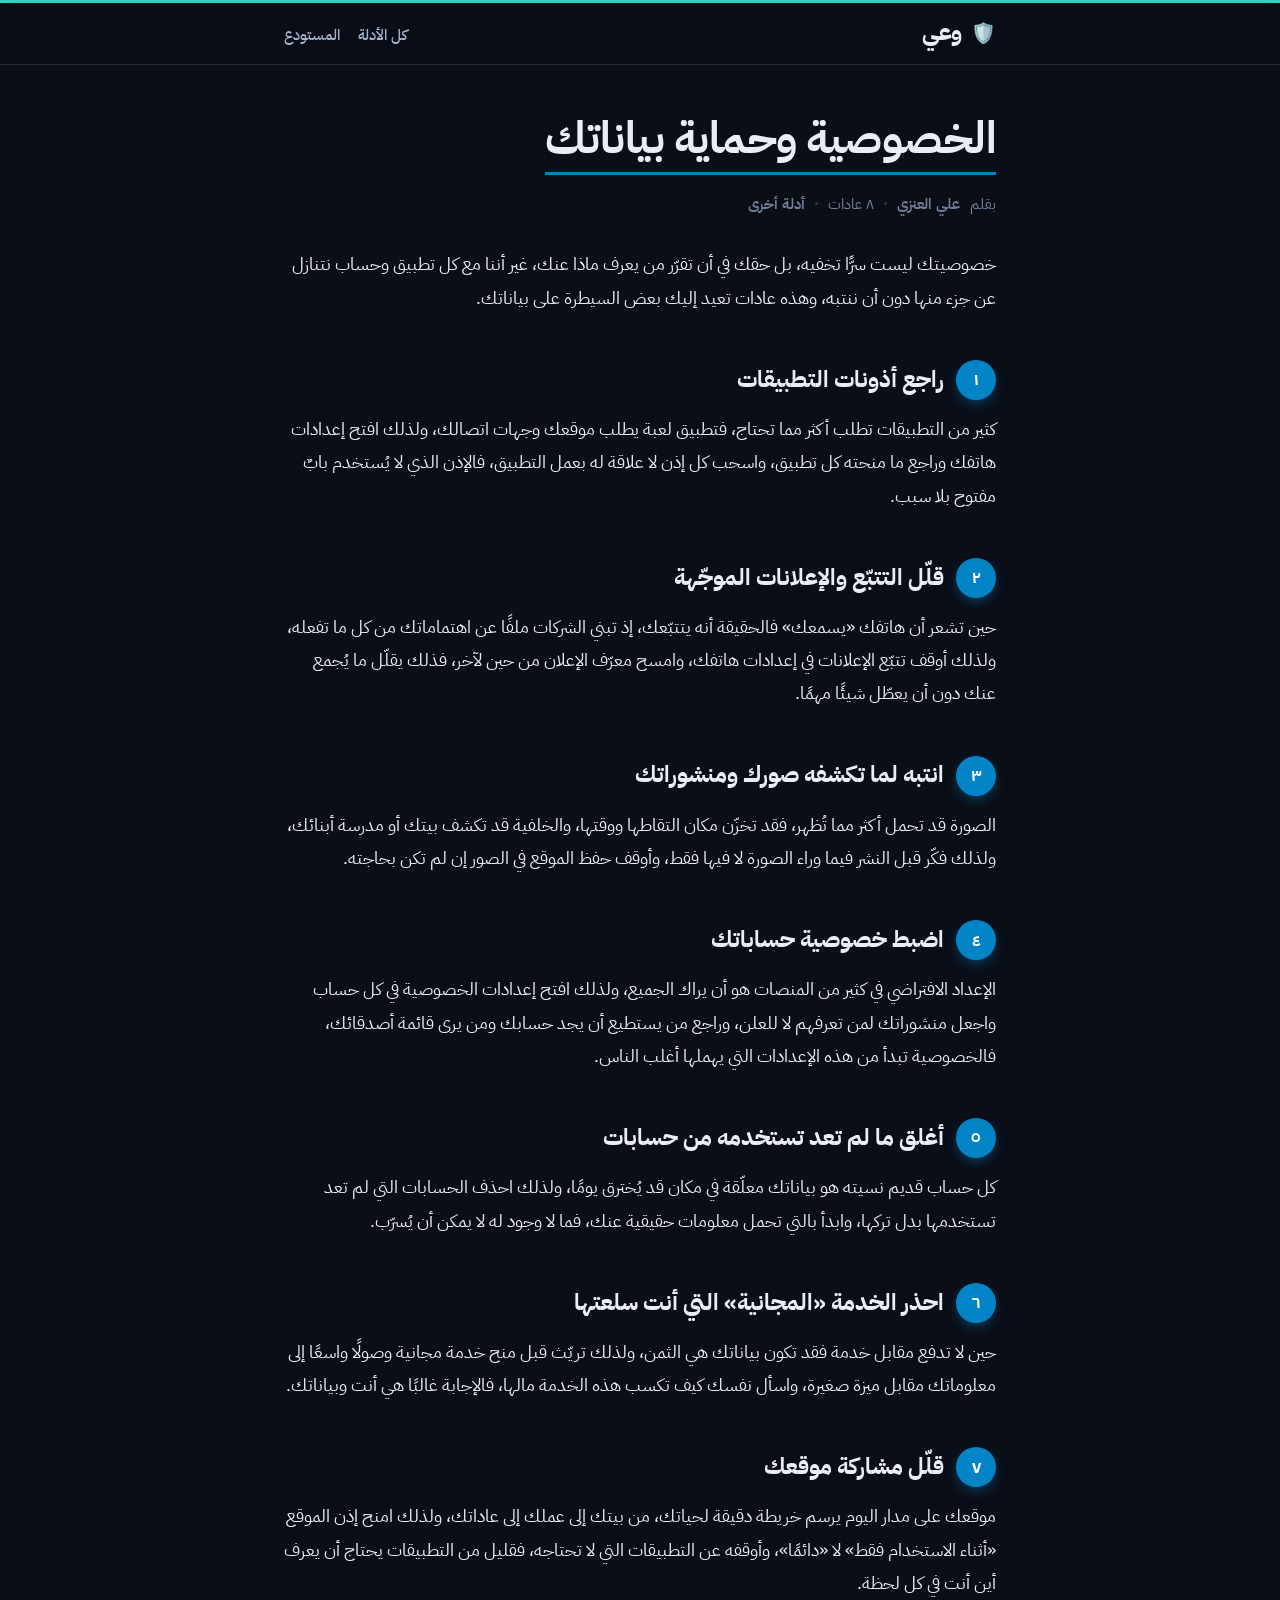
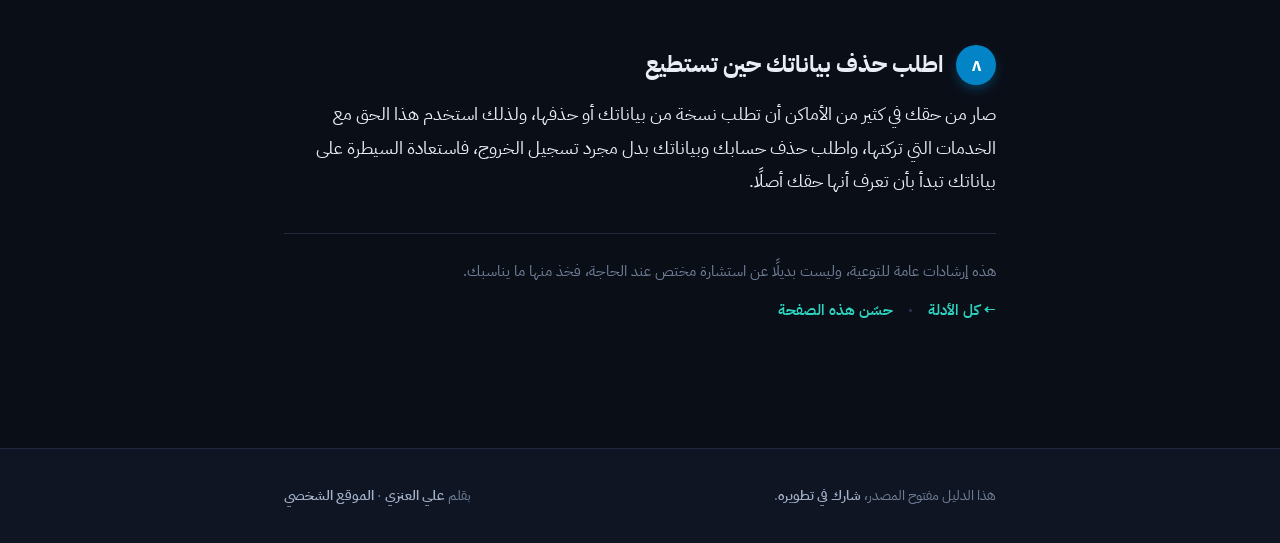
<file: content/privacy.html>
<!doctype html>
<html lang="ar" dir="rtl"><head>
<meta charset="utf-8">
<meta name="viewport" content="width=device-width, initial-scale=1">
<title>الخصوصية وحماية بياناتك | وعي</title>
<meta name="description" content="ثماني عادات تحفظ خصوصيتك، من ضبط الأذونات والحدّ من التتبّع إلى تقليل أثرك الرقمي واستعادة السيطرة على بياناتك ممن يجمعها.">
<meta property="og:title" content="الخصوصية وحماية بياناتك | وعي">
<meta property="og:description" content="ثماني عادات تحفظ خصوصيتك، من ضبط الأذونات والحدّ من التتبّع إلى تقليل أثرك الرقمي واستعادة السيطرة على بياناتك ممن يجمعها.">
<meta property="og:type" content="website">
<meta property="og:locale" content="ar_AR">
<meta property="og:image" content="https://siteq8.github.io/Wa3i/og.png">
<meta name="twitter:card" content="summary_large_image">
<meta name="twitter:image" content="https://siteq8.github.io/Wa3i/og.png">
<link rel="preconnect" href="https://fonts.googleapis.com">
<link rel="preconnect" href="https://fonts.gstatic.com" crossorigin>
<link href="https://fonts.googleapis.com/css2?family=IBM+Plex+Sans+Arabic:wght@400;500;600;700&family=Inter:wght@400;500;600;700&display=swap" rel="stylesheet">
<link rel="stylesheet" href="../style.css">
</head>
<body>
<div class="progress" id="progress"></div>
<button class="totop" id="totop" aria-label="أعلى الصفحة">↑</button>
<div class="topbar"><div class="wrap"><a class="brand" href="../"><span class="logo">🛡️</span><span class="ar-name">وعي</span></a><nav class="topnav"><a href="../">كل الأدلة</a><a href="https://github.com/SiteQ8/Wa3i">المستودع</a></nav></div></div>
<main class="wrap prose" style="--cat:#0284c7">
<h1>الخصوصية وحماية بياناتك</h1>
<div class="byline">بقلم <a href="https://github.com/SiteQ8">علي العنزي</a><span class="dot"></span>٨ عادات<span class="dot"></span><a href="../">أدلة أخرى</a></div>
<p class="reveal">خصوصيتك ليست سرًّا تخفيه، بل حقك في أن تقرّر من يعرف ماذا عنك، غير أننا مع كل تطبيق وحساب نتنازل عن جزء منها دون أن ننتبه، وهذه عادات تعيد إليك بعض السيطرة على بياناتك.</p>
<h2 class="reveal"><span class="n">١</span> راجع أذونات التطبيقات</h2>
<p class="reveal">كثير من التطبيقات تطلب أكثر مما تحتاج، فتطبيق لعبة يطلب موقعك وجهات اتصالك، ولذلك افتح إعدادات هاتفك وراجع ما منحته كل تطبيق، واسحب كل إذن لا علاقة له بعمل التطبيق، فالإذن الذي لا يُستخدم بابٌ مفتوح بلا سبب.</p>
<h2 class="reveal"><span class="n">٢</span> قلّل التتبّع والإعلانات الموجّهة</h2>
<p class="reveal">حين تشعر أن هاتفك «يسمعك» فالحقيقة أنه يتتبّعك، إذ تبني الشركات ملفًا عن اهتماماتك من كل ما تفعله، ولذلك أوقف تتبّع الإعلانات في إعدادات هاتفك، وامسح معرّف الإعلان من حين لآخر، فذلك يقلّل ما يُجمع عنك دون أن يعطّل شيئًا مهمًا.</p>
<h2 class="reveal"><span class="n">٣</span> انتبه لما تكشفه صورك ومنشوراتك</h2>
<p class="reveal">الصورة قد تحمل أكثر مما تُظهر، فقد تخزّن مكان التقاطها ووقتها، والخلفية قد تكشف بيتك أو مدرسة أبنائك، ولذلك فكّر قبل النشر فيما وراء الصورة لا فيها فقط، وأوقف حفظ الموقع في الصور إن لم تكن بحاجته.</p>
<h2 class="reveal"><span class="n">٤</span> اضبط خصوصية حساباتك</h2>
<p class="reveal">الإعداد الافتراضي في كثير من المنصات هو أن يراك الجميع، ولذلك افتح إعدادات الخصوصية في كل حساب واجعل منشوراتك لمن تعرفهم لا للعلن، وراجع من يستطيع أن يجد حسابك ومن يرى قائمة أصدقائك، فالخصوصية تبدأ من هذه الإعدادات التي يهملها أغلب الناس.</p>
<h2 class="reveal"><span class="n">٥</span> أغلق ما لم تعد تستخدمه من حسابات</h2>
<p class="reveal">كل حساب قديم نسيته هو بياناتك معلّقة في مكان قد يُخترق يومًا، ولذلك احذف الحسابات التي لم تعد تستخدمها بدل تركها، وابدأ بالتي تحمل معلومات حقيقية عنك، فما لا وجود له لا يمكن أن يُسرّب.</p>
<h2 class="reveal"><span class="n">٦</span> احذر الخدمة «المجانية» التي أنت سلعتها</h2>
<p class="reveal">حين لا تدفع مقابل خدمة فقد تكون بياناتك هي الثمن، ولذلك تريّث قبل منح خدمة مجانية وصولًا واسعًا إلى معلوماتك مقابل ميزة صغيرة، واسأل نفسك كيف تكسب هذه الخدمة مالها، فالإجابة غالبًا هي أنت وبياناتك.</p>
<h2 class="reveal"><span class="n">٧</span> قلّل مشاركة موقعك</h2>
<p class="reveal">موقعك على مدار اليوم يرسم خريطة دقيقة لحياتك، من بيتك إلى عملك إلى عاداتك، ولذلك امنح إذن الموقع «أثناء الاستخدام فقط» لا «دائمًا»، وأوقفه عن التطبيقات التي لا تحتاجه، فقليل من التطبيقات يحتاج أن يعرف أين أنت في كل لحظة.</p>
<h2 class="reveal"><span class="n">٨</span> اطلب حذف بياناتك حين تستطيع</h2>
<p class="reveal">صار من حقك في كثير من الأماكن أن تطلب نسخة من بياناتك أو حذفها، ولذلك استخدم هذا الحق مع الخدمات التي تركتها، واطلب حذف حسابك وبياناتك بدل مجرد تسجيل الخروج، فاستعادة السيطرة على بياناتك تبدأ بأن تعرف أنها حقك أصلًا.</p>
<div class="pagefoot"><div class="row"><span class="grow">هذه إرشادات عامة للتوعية، وليست بديلًا عن استشارة مختص عند الحاجة، فخذ منها ما يناسبك.</span></div><div class="row" style="margin-top:12px"><a href="../">&larr; كل الأدلة</a><span class="fdot"></span><a href="https://github.com/SiteQ8/Wa3i/edit/main/content/privacy.md">حسّن هذه الصفحة</a></div></div>
</main>
<footer class="sitefoot"><div class="wrap"><span>هذا الدليل مفتوح المصدر، <a href="https://github.com/SiteQ8/Wa3i">شارك في تطويره</a>.</span><span>بقلم <a href="https://github.com/SiteQ8">علي العنزي</a> &middot; <a href="https://3li.info">الموقع الشخصي</a></span></div></footer>
<script>(function () {
  var d = document, root = d.documentElement;
  root.classList.add("js");
  var AR = "\u0660\u0661\u0662\u0663\u0664\u0665\u0666\u0667\u0668\u0669";
  function toAr(n) { return ("" + n).replace(/[0-9]/g, function (x) { return AR[+x]; }); }
  var slice = function (x) { return Array.prototype.slice.call(x); };
  var reduce = !!(window.matchMedia && matchMedia("(prefers-reduced-motion: reduce)").matches);

  /* reading progress + back to top */
  var prog = d.getElementById("progress"), totop = d.getElementById("totop");
  function onScroll() {
    if (prog) {
      var h = d.body.scrollHeight - innerHeight;
      prog.style.width = (h > 0 ? (scrollY / h) * 100 : 0) + "%";
    }
    if (totop) { totop.classList.toggle("show", scrollY > 480); }
  }
  addEventListener("scroll", onScroll, { passive: true });
  onScroll();
  if (totop) totop.addEventListener("click", function () { scrollTo({ top: 0, behavior: reduce ? "auto" : "smooth" }); });

  /* scroll reveal */
  var reveals = slice(d.querySelectorAll(".reveal"));
  if (!reduce && "IntersectionObserver" in window && reveals.length) {
    var io = new IntersectionObserver(function (es) {
      es.forEach(function (e) { if (e.isIntersecting) { e.target.classList.add("in"); io.unobserve(e.target); } });
    }, { threshold: 0.08, rootMargin: "0px 0px -40px 0px" });
    reveals.forEach(function (el) { io.observe(el); });
  } else { reveals.forEach(function (el) { el.classList.add("in"); }); }

  /* animated counters */
  var counters = slice(d.querySelectorAll("[data-count]"));
  function runCounter(el) {
    if (reduce) { el.textContent = toAr(+el.getAttribute("data-count")); return; }
    var target = +el.getAttribute("data-count"), start = null, dur = 1100;
    requestAnimationFrame(function step(ts) {
      if (!start) start = ts;
      var p = Math.min((ts - start) / dur, 1);
      el.textContent = toAr(Math.floor((1 - Math.pow(1 - p, 3)) * target));
      if (p < 1) requestAnimationFrame(step); else el.textContent = toAr(target);
    });
  }
  if ("IntersectionObserver" in window && counters.length) {
    var co = new IntersectionObserver(function (es) {
      es.forEach(function (e) { if (e.isIntersecting) { runCounter(e.target); co.unobserve(e.target); } });
    }, { threshold: 0.5 });
    counters.forEach(function (el) { co.observe(el); });
  } else { counters.forEach(function (el) { el.textContent = toAr(+el.getAttribute("data-count")); }); }

  /* confetti */
  function confetti() {
    if (reduce) return;
    var c = d.createElement("canvas"); c.className = "confetti-canvas";
    d.body.appendChild(c); var ctx = c.getContext("2d");
    c.width = innerWidth; c.height = innerHeight;
    var cols = ["#ea580c", "#0891b2", "#059669", "#7c3aed", "#db2777", "#fbbf24", "#2563eb"];
    var parts = [];
    for (var k = 0; k < 150; k++) parts.push({
      x: Math.random() * c.width, y: -20 - Math.random() * c.height * 0.5,
      r: 5 + Math.random() * 7, col: cols[k % cols.length],
      vy: 2.5 + Math.random() * 4.5, vx: -2.5 + Math.random() * 5,
      rot: Math.random() * 6.28, vr: -0.25 + Math.random() * 0.5
    });
    var t0 = performance.now();
    (function frame(ts) {
      ctx.clearRect(0, 0, c.width, c.height);
      parts.forEach(function (p) {
        p.y += p.vy; p.x += p.vx; p.rot += p.vr; p.vy += 0.04;
        ctx.save(); ctx.translate(p.x, p.y); ctx.rotate(p.rot);
        ctx.fillStyle = p.col; ctx.fillRect(-p.r / 2, -p.r / 2, p.r, p.r * 0.6); ctx.restore();
      });
      if (ts - t0 < 2800) requestAnimationFrame(frame);
      else if (c.parentNode) c.parentNode.removeChild(c);
    })(t0);
  }

  /* glossary live filter */
  var q = d.getElementById("q");
  if (q) {
    var terms = slice(d.querySelectorAll(".term")), gc = d.getElementById("gc"), ge = d.getElementById("gempty");
    q.addEventListener("input", function () {
      var v = (q.value || "").toLowerCase().trim(), shown = 0;
      terms.forEach(function (t) {
        var ok = v === "" || t.getAttribute("data-s").indexOf(v) !== -1;
        t.style.display = ok ? "" : "none"; if (ok) shown++;
      });
      if (gc) gc.textContent = toAr(shown);
      if (ge) ge.style.display = shown === 0 ? "block" : "none";
    });
  }

  /* checklist: progress bar, persistence, confetti on completion */
  var clist = d.getElementById("cl-list");
  if (clist) {
    var boxes = slice(clist.querySelectorAll("input[type=checkbox]"));
    var bar = d.getElementById("cl-bar"), lbl = d.getElementById("cl-lbl"), done = d.getElementById("cl-done");
    var KEY = "wa3i-oct-checklist";
    try { var saved = JSON.parse(localStorage.getItem(KEY) || "[]"); boxes.forEach(function (b, i) { if (saved[i]) b.checked = true; }); } catch (e) {}
    function upd(fire) {
      var n = 0; boxes.forEach(function (b) { if (b.checked) n++; });
      var pct = Math.round(n / boxes.length * 100);
      if (bar) bar.style.width = pct + "%";
      if (lbl) lbl.textContent = toAr(n) + " من " + toAr(boxes.length);
      try { localStorage.setItem(KEY, JSON.stringify(boxes.map(function (b) { return b.checked ? 1 : 0; }))); } catch (e) {}
      var full = n === boxes.length;
      if (done) done.classList.toggle("show", full);
      if (fire && full) confetti();
    }
    boxes.forEach(function (b) { b.addEventListener("change", function () { upd(true); }); });
    upd(false);
  }

  /* phishing quiz game */
  var quizEl = d.getElementById("quiz");
  if (quizEl) {
    var data = [];
    try { data = JSON.parse(d.getElementById("quiz-data").textContent); } catch (e) {}
    var i = 0, score = 0;
    var card = d.getElementById("q-card"), msg = d.getElementById("q-msg"),
      fb = d.getElementById("q-fb"), pv = d.getElementById("q-prog"),
      btns = d.getElementById("q-btns"), next = d.getElementById("q-next"),
      result = d.getElementById("q-result"), progwrap = d.getElementById("q-progwrap"),
      barq = d.getElementById("q-bar");
    function render() {
      var it = data[i];
      card.className = "q-card";
      msg.textContent = it.m;
      fb.style.display = "none"; fb.className = "q-fb";
      btns.style.display = "flex"; next.style.display = "none";
      pv.textContent = "الرسالة " + toAr(i + 1) + " من " + toAr(data.length);
      if (barq) barq.style.width = (i / data.length * 100) + "%";
    }
    function answer(guess) {
      var it = data[i], correct = (guess === it.p);
      if (correct) score++;
      card.className = "q-card " + (it.p ? "is-phish" : "is-safe");
      btns.style.display = "none";
      fb.style.display = "block";
      fb.className = "q-fb " + (correct ? "ok" : "no");
      var verdict = it.p ? "رسالة تصيّد" : "رسالة آمنة";
      fb.innerHTML = "<b>" + (correct ? "إجابة صحيحة" : "ليست صحيحة") + "</b>، فهذه " + verdict + "، " + it.e;
      next.style.display = "inline-flex";
      next.textContent = (i < data.length - 1) ? "الرسالة التالية" : "شاهد نتيجتك";
      if (barq) barq.style.width = ((i + 1) / data.length * 100) + "%";
    }
    function showResult() {
      card.style.display = "none"; if (progwrap) progwrap.style.display = "none";
      result.style.display = "block";
      var pct = Math.round(score / data.length * 100);
      var msgTxt = score === data.length ? "عين صقر، لا تنطلي عليك حيلة."
        : (pct >= 60 ? "جيد جدًا، وعيك يحميك، واصل التدقيق."
          : "لا بأس، الآن تعرف ما يجب أن تنتبه له في المرة القادمة.");
      result.innerHTML = '<div class="q-emoji">' + (score === data.length ? "\uD83C\uDFC6" : (pct >= 60 ? "\uD83D\uDC4F" : "\uD83D\uDCA1")) + "</div>"
        + '<div class="q-score" dir="ltr">' + toAr(score) + " / " + toAr(data.length) + "</div>"
        + '<p class="q-final">' + msgTxt + "</p>"
        + '<div class="q-actions"><button class="q-retry">أعد المحاولة</button><button class="q-share">شارك نتيجتك \uD83D\uDCE4</button></div>';
      if (score === data.length) confetti();
      result.querySelector(".q-share").addEventListener("click", function () {
        var txt = "حصلت على " + toAr(score) + " من " + toAr(data.length) + " في اختبار «هل هذه رسالة تصيّد؟» من وعي، اختبر نفسك: https://siteq8.github.io/Wa3i/content/quiz.html";
        if (navigator.share) { navigator.share({ text: txt }).catch(function () {}); }
        else { window.open("https://wa.me/?text=" + encodeURIComponent(txt), "_blank"); }
      });
      result.querySelector(".q-retry").addEventListener("click", function () {
        i = 0; score = 0; result.style.display = "none"; card.style.display = "";
        if (progwrap) progwrap.style.display = ""; render();
        scrollTo({ top: 0, behavior: reduce ? "auto" : "smooth" });
      });
    }
    d.getElementById("q-yes").addEventListener("click", function () { answer(true); });
    d.getElementById("q-no").addEventListener("click", function () { answer(false); });
    next.addEventListener("click", function () {
      if (i < data.length - 1) { i++; render(); } else showResult();
    });
    render();
  }
})();
</script>
</body></html>
</file>
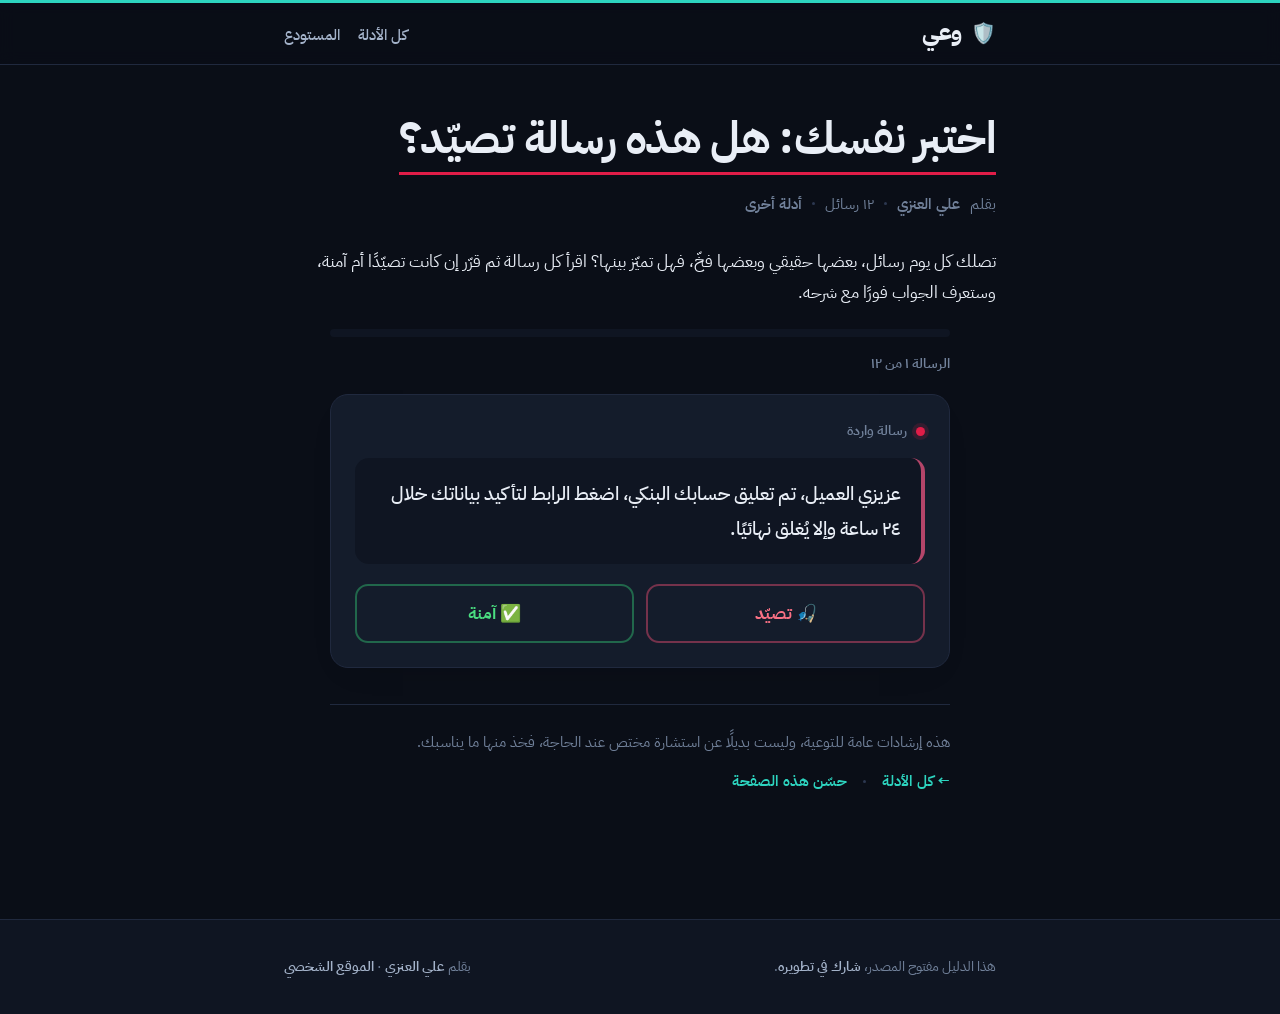
<file: content/quiz.html>
<!doctype html>
<html lang="ar" dir="rtl"><head>
<meta charset="utf-8">
<meta name="viewport" content="width=device-width, initial-scale=1">
<title>اختبر نفسك: هل هذه رسالة تصيّد؟ | وعي</title>
<meta name="description" content="لعبة قصيرة تعرض عليك رسائل حقيقية، فاكتشف أيها تصيّد وأيها آمن، مع شرح فوري لكل إجابة ونتيجة في النهاية.">
<meta property="og:title" content="اختبر نفسك: هل هذه رسالة تصيّد؟ | وعي">
<meta property="og:description" content="لعبة قصيرة تعرض عليك رسائل حقيقية، فاكتشف أيها تصيّد وأيها آمن، مع شرح فوري لكل إجابة ونتيجة في النهاية.">
<meta property="og:type" content="website">
<meta property="og:locale" content="ar_AR">
<meta property="og:image" content="https://siteq8.github.io/Wa3i/og.png">
<meta name="twitter:card" content="summary_large_image">
<meta name="twitter:image" content="https://siteq8.github.io/Wa3i/og.png">
<link rel="preconnect" href="https://fonts.googleapis.com">
<link rel="preconnect" href="https://fonts.gstatic.com" crossorigin>
<link href="https://fonts.googleapis.com/css2?family=IBM+Plex+Sans+Arabic:wght@400;500;600;700&family=Inter:wght@400;500;600;700&display=swap" rel="stylesheet">
<link rel="stylesheet" href="../style.css">
</head>
<body>
<div class="progress" id="progress"></div>
<button class="totop" id="totop" aria-label="أعلى الصفحة">↑</button>
<div class="topbar"><div class="wrap"><a class="brand" href="../"><span class="logo">🛡️</span><span class="ar-name">وعي</span></a><nav class="topnav"><a href="../">كل الأدلة</a><a href="https://github.com/SiteQ8/Wa3i">المستودع</a></nav></div></div>
<main class="wrap prose quiz-page" style="--cat:#e11d48">
<h1>اختبر نفسك: هل هذه رسالة تصيّد؟</h1>
<div class="byline">بقلم <a href="https://github.com/SiteQ8">علي العنزي</a><span class="dot"></span>١٢ رسائل<span class="dot"></span><a href="../">أدلة أخرى</a></div>
<p class="quiz-intro">تصلك كل يوم رسائل، بعضها حقيقي وبعضها فخّ، فهل تميّز بينها؟ اقرأ كل رسالة ثم قرّر إن كانت تصيّدًا أم آمنة، وستعرف الجواب فورًا مع شرحه.</p>
<div id="quiz">
<div id="q-progwrap"><div class="q-progbar"><span id="q-bar"></span></div><span id="q-prog"></span></div>
<div id="q-card" class="q-card"><div class="q-label"><span class="q-dot"></span> رسالة واردة</div><div id="q-msg" class="q-msg"></div><div id="q-btns" class="q-btns"><button id="q-yes" class="q-btn phish">🎣 تصيّد</button><button id="q-no" class="q-btn safe">✅ آمنة</button></div><div id="q-fb" class="q-fb"></div><button id="q-next" class="q-next"></button></div>
<div id="q-result" class="q-result"></div>
<script id="quiz-data" type="application/json">[{"m": "عزيزي العميل، تم تعليق حسابك البنكي، اضغط الرابط لتأكيد بياناتك خلال ٢٤ ساعة وإلا يُغلق نهائيًا.", "p": true, "e": "الاستعجال والتهديد وطلب بياناتك عبر رابط، والبنك لا يفعل هذا أبدًا."}, {"m": "رمز تحقق قوقل الخاص بك هو ٤٥٢٣٩١، لا تشاركه مع أحد.", "p": false, "e": "رسالة رمز تحقق طبيعية، والخطر الوحيد أن تشاركه أنت مع أحد."}, {"m": "مبروك! لقد ربحت آيفون ١٥، أدخل بياناتك عبر الرابط لاستلام جائزتك الآن.", "p": true, "e": "إغراء بجائزة لم تشترك فيها أصلًا، وهو طُعم كلاسيكي للتصيّد."}, {"m": "من قسم تقنية المعلومات: نحتاج كلمة مرورك لتحديث النظام، أرسلها ردًا على هذه الرسالة.", "p": true, "e": "لا أحد يطلب كلمة مرورك حتى قسم التقنية، فمن يطلبها محتال."}, {"m": "تذكير: موعد فاتورة الكهرباء بعد ثلاثة أيام، يمكنك الدفع عبر تطبيق الجهة الرسمية.", "p": false, "e": "تذكير عام بلا رابط يوجهك إلى التطبيق الرسمي، فلا خطر فيه."}, {"m": "طرد باسمك متوقف في الجمارك، ادفع رسوم دينارين عبر الرابط لإطلاقه فورًا.", "p": true, "e": "طرد لم تتوقعه ورسوم صغيرة ورابط للدفع، وهو نمط احتيال منتشر."}, {"m": "أهلاً، أنا من الدعم الفني لبنكك، لاحظنا محاولة دخول مشبوهة، أخبرني بالرمز الذي وصلك الآن لإيقافها.", "p": true, "e": "طلب الرمز الذي وصلك هو الهندسة الاجتماعية بعينها، فلا تعطه لأحد."}, {"m": "تم تسجيل دخول جديد إلى حسابك من جهاز غير معروف، إن لم تكن أنت فغيّر كلمة مرورك من التطبيق.", "p": false, "e": "تنبيه أمان طبيعي يوجهك إلى التطبيق لتتصرف، لا إلى رابط تضغطه."}, {"m": "تطبيق تتبّع شحنة يطلب بعد تثبيته صلاحية الوصول إلى جهات اتصالك ورسائلك.", "p": true, "e": "تطبيق لتتبّع شحنة لا يحتاج جهات اتصالك ورسائلك، وطلبها علامة خطر واضحة."}, {"m": "رسالة من رقم مجهول: مرحبًا، يبدو أنني أخطأت في الرقم، ثم يبدأ محادثة ودّية طويلة.", "p": true, "e": "فخّ شائع يبدأ بمحادثة بريئة ثم يقود إلى احتيال أو استثمار وهمي، فلا تكمله."}, {"m": "إشعار من متجر التطبيقات الرسمي: يتوفر تحديث لتطبيق بنكك، يمكنك تحديثه الآن.", "p": false, "e": "التحديث عبر متجر التطبيقات الرسمي أمر طبيعي ومطلوب وآمن."}, {"m": "اتصال يخبرك أنك ربحت في سحب لم تشترك فيه، ويطلب رسمًا بسيطًا لتحويل الجائزة إليك.", "p": true, "e": "جائزة لم تشترك فيها ورسم مقابل تحويلها، وهي حيلة احتيال كلاسيكية."}]</script>
<div class="pagefoot"><div class="row"><span class="grow">هذه إرشادات عامة للتوعية، وليست بديلًا عن استشارة مختص عند الحاجة، فخذ منها ما يناسبك.</span></div><div class="row" style="margin-top:12px"><a href="../">&larr; كل الأدلة</a><span class="fdot"></span><a href="https://github.com/SiteQ8/Wa3i/edit/main/content/quiz.md">حسّن هذه الصفحة</a></div></div>
</main>
<footer class="sitefoot"><div class="wrap"><span>هذا الدليل مفتوح المصدر، <a href="https://github.com/SiteQ8/Wa3i">شارك في تطويره</a>.</span><span>بقلم <a href="https://github.com/SiteQ8">علي العنزي</a> &middot; <a href="https://3li.info">الموقع الشخصي</a></span></div></footer>
<script>(function () {
  var d = document, root = d.documentElement;
  root.classList.add("js");
  var AR = "\u0660\u0661\u0662\u0663\u0664\u0665\u0666\u0667\u0668\u0669";
  function toAr(n) { return ("" + n).replace(/[0-9]/g, function (x) { return AR[+x]; }); }
  var slice = function (x) { return Array.prototype.slice.call(x); };
  var reduce = !!(window.matchMedia && matchMedia("(prefers-reduced-motion: reduce)").matches);

  /* reading progress + back to top */
  var prog = d.getElementById("progress"), totop = d.getElementById("totop");
  function onScroll() {
    if (prog) {
      var h = d.body.scrollHeight - innerHeight;
      prog.style.width = (h > 0 ? (scrollY / h) * 100 : 0) + "%";
    }
    if (totop) { totop.classList.toggle("show", scrollY > 480); }
  }
  addEventListener("scroll", onScroll, { passive: true });
  onScroll();
  if (totop) totop.addEventListener("click", function () { scrollTo({ top: 0, behavior: reduce ? "auto" : "smooth" }); });

  /* scroll reveal */
  var reveals = slice(d.querySelectorAll(".reveal"));
  if (!reduce && "IntersectionObserver" in window && reveals.length) {
    var io = new IntersectionObserver(function (es) {
      es.forEach(function (e) { if (e.isIntersecting) { e.target.classList.add("in"); io.unobserve(e.target); } });
    }, { threshold: 0.08, rootMargin: "0px 0px -40px 0px" });
    reveals.forEach(function (el) { io.observe(el); });
  } else { reveals.forEach(function (el) { el.classList.add("in"); }); }

  /* animated counters */
  var counters = slice(d.querySelectorAll("[data-count]"));
  function runCounter(el) {
    if (reduce) { el.textContent = toAr(+el.getAttribute("data-count")); return; }
    var target = +el.getAttribute("data-count"), start = null, dur = 1100;
    requestAnimationFrame(function step(ts) {
      if (!start) start = ts;
      var p = Math.min((ts - start) / dur, 1);
      el.textContent = toAr(Math.floor((1 - Math.pow(1 - p, 3)) * target));
      if (p < 1) requestAnimationFrame(step); else el.textContent = toAr(target);
    });
  }
  if ("IntersectionObserver" in window && counters.length) {
    var co = new IntersectionObserver(function (es) {
      es.forEach(function (e) { if (e.isIntersecting) { runCounter(e.target); co.unobserve(e.target); } });
    }, { threshold: 0.5 });
    counters.forEach(function (el) { co.observe(el); });
  } else { counters.forEach(function (el) { el.textContent = toAr(+el.getAttribute("data-count")); }); }

  /* confetti */
  function confetti() {
    if (reduce) return;
    var c = d.createElement("canvas"); c.className = "confetti-canvas";
    d.body.appendChild(c); var ctx = c.getContext("2d");
    c.width = innerWidth; c.height = innerHeight;
    var cols = ["#ea580c", "#0891b2", "#059669", "#7c3aed", "#db2777", "#fbbf24", "#2563eb"];
    var parts = [];
    for (var k = 0; k < 150; k++) parts.push({
      x: Math.random() * c.width, y: -20 - Math.random() * c.height * 0.5,
      r: 5 + Math.random() * 7, col: cols[k % cols.length],
      vy: 2.5 + Math.random() * 4.5, vx: -2.5 + Math.random() * 5,
      rot: Math.random() * 6.28, vr: -0.25 + Math.random() * 0.5
    });
    var t0 = performance.now();
    (function frame(ts) {
      ctx.clearRect(0, 0, c.width, c.height);
      parts.forEach(function (p) {
        p.y += p.vy; p.x += p.vx; p.rot += p.vr; p.vy += 0.04;
        ctx.save(); ctx.translate(p.x, p.y); ctx.rotate(p.rot);
        ctx.fillStyle = p.col; ctx.fillRect(-p.r / 2, -p.r / 2, p.r, p.r * 0.6); ctx.restore();
      });
      if (ts - t0 < 2800) requestAnimationFrame(frame);
      else if (c.parentNode) c.parentNode.removeChild(c);
    })(t0);
  }

  /* glossary live filter */
  var q = d.getElementById("q");
  if (q) {
    var terms = slice(d.querySelectorAll(".term")), gc = d.getElementById("gc"), ge = d.getElementById("gempty");
    q.addEventListener("input", function () {
      var v = (q.value || "").toLowerCase().trim(), shown = 0;
      terms.forEach(function (t) {
        var ok = v === "" || t.getAttribute("data-s").indexOf(v) !== -1;
        t.style.display = ok ? "" : "none"; if (ok) shown++;
      });
      if (gc) gc.textContent = toAr(shown);
      if (ge) ge.style.display = shown === 0 ? "block" : "none";
    });
  }

  /* checklist: progress bar, persistence, confetti on completion */
  var clist = d.getElementById("cl-list");
  if (clist) {
    var boxes = slice(clist.querySelectorAll("input[type=checkbox]"));
    var bar = d.getElementById("cl-bar"), lbl = d.getElementById("cl-lbl"), done = d.getElementById("cl-done");
    var KEY = "wa3i-oct-checklist";
    try { var saved = JSON.parse(localStorage.getItem(KEY) || "[]"); boxes.forEach(function (b, i) { if (saved[i]) b.checked = true; }); } catch (e) {}
    function upd(fire) {
      var n = 0; boxes.forEach(function (b) { if (b.checked) n++; });
      var pct = Math.round(n / boxes.length * 100);
      if (bar) bar.style.width = pct + "%";
      if (lbl) lbl.textContent = toAr(n) + " من " + toAr(boxes.length);
      try { localStorage.setItem(KEY, JSON.stringify(boxes.map(function (b) { return b.checked ? 1 : 0; }))); } catch (e) {}
      var full = n === boxes.length;
      if (done) done.classList.toggle("show", full);
      if (fire && full) confetti();
    }
    boxes.forEach(function (b) { b.addEventListener("change", function () { upd(true); }); });
    upd(false);
  }

  /* phishing quiz game */
  var quizEl = d.getElementById("quiz");
  if (quizEl) {
    var data = [];
    try { data = JSON.parse(d.getElementById("quiz-data").textContent); } catch (e) {}
    var i = 0, score = 0;
    var card = d.getElementById("q-card"), msg = d.getElementById("q-msg"),
      fb = d.getElementById("q-fb"), pv = d.getElementById("q-prog"),
      btns = d.getElementById("q-btns"), next = d.getElementById("q-next"),
      result = d.getElementById("q-result"), progwrap = d.getElementById("q-progwrap"),
      barq = d.getElementById("q-bar");
    function render() {
      var it = data[i];
      card.className = "q-card";
      msg.textContent = it.m;
      fb.style.display = "none"; fb.className = "q-fb";
      btns.style.display = "flex"; next.style.display = "none";
      pv.textContent = "الرسالة " + toAr(i + 1) + " من " + toAr(data.length);
      if (barq) barq.style.width = (i / data.length * 100) + "%";
    }
    function answer(guess) {
      var it = data[i], correct = (guess === it.p);
      if (correct) score++;
      card.className = "q-card " + (it.p ? "is-phish" : "is-safe");
      btns.style.display = "none";
      fb.style.display = "block";
      fb.className = "q-fb " + (correct ? "ok" : "no");
      var verdict = it.p ? "رسالة تصيّد" : "رسالة آمنة";
      fb.innerHTML = "<b>" + (correct ? "إجابة صحيحة" : "ليست صحيحة") + "</b>، فهذه " + verdict + "، " + it.e;
      next.style.display = "inline-flex";
      next.textContent = (i < data.length - 1) ? "الرسالة التالية" : "شاهد نتيجتك";
      if (barq) barq.style.width = ((i + 1) / data.length * 100) + "%";
    }
    function showResult() {
      card.style.display = "none"; if (progwrap) progwrap.style.display = "none";
      result.style.display = "block";
      var pct = Math.round(score / data.length * 100);
      var msgTxt = score === data.length ? "عين صقر، لا تنطلي عليك حيلة."
        : (pct >= 60 ? "جيد جدًا، وعيك يحميك، واصل التدقيق."
          : "لا بأس، الآن تعرف ما يجب أن تنتبه له في المرة القادمة.");
      result.innerHTML = '<div class="q-emoji">' + (score === data.length ? "\uD83C\uDFC6" : (pct >= 60 ? "\uD83D\uDC4F" : "\uD83D\uDCA1")) + "</div>"
        + '<div class="q-score" dir="ltr">' + toAr(score) + " / " + toAr(data.length) + "</div>"
        + '<p class="q-final">' + msgTxt + "</p>"
        + '<div class="q-actions"><button class="q-retry">أعد المحاولة</button><button class="q-share">شارك نتيجتك \uD83D\uDCE4</button></div>';
      if (score === data.length) confetti();
      result.querySelector(".q-share").addEventListener("click", function () {
        var txt = "حصلت على " + toAr(score) + " من " + toAr(data.length) + " في اختبار «هل هذه رسالة تصيّد؟» من وعي، اختبر نفسك: https://siteq8.github.io/Wa3i/content/quiz.html";
        if (navigator.share) { navigator.share({ text: txt }).catch(function () {}); }
        else { window.open("https://wa.me/?text=" + encodeURIComponent(txt), "_blank"); }
      });
      result.querySelector(".q-retry").addEventListener("click", function () {
        i = 0; score = 0; result.style.display = "none"; card.style.display = "";
        if (progwrap) progwrap.style.display = ""; render();
        scrollTo({ top: 0, behavior: reduce ? "auto" : "smooth" });
      });
    }
    d.getElementById("q-yes").addEventListener("click", function () { answer(true); });
    d.getElementById("q-no").addEventListener("click", function () { answer(false); });
    next.addEventListener("click", function () {
      if (i < data.length - 1) { i++; render(); } else showResult();
    });
    render();
  }
})();
</script>
</body></html>
</file>
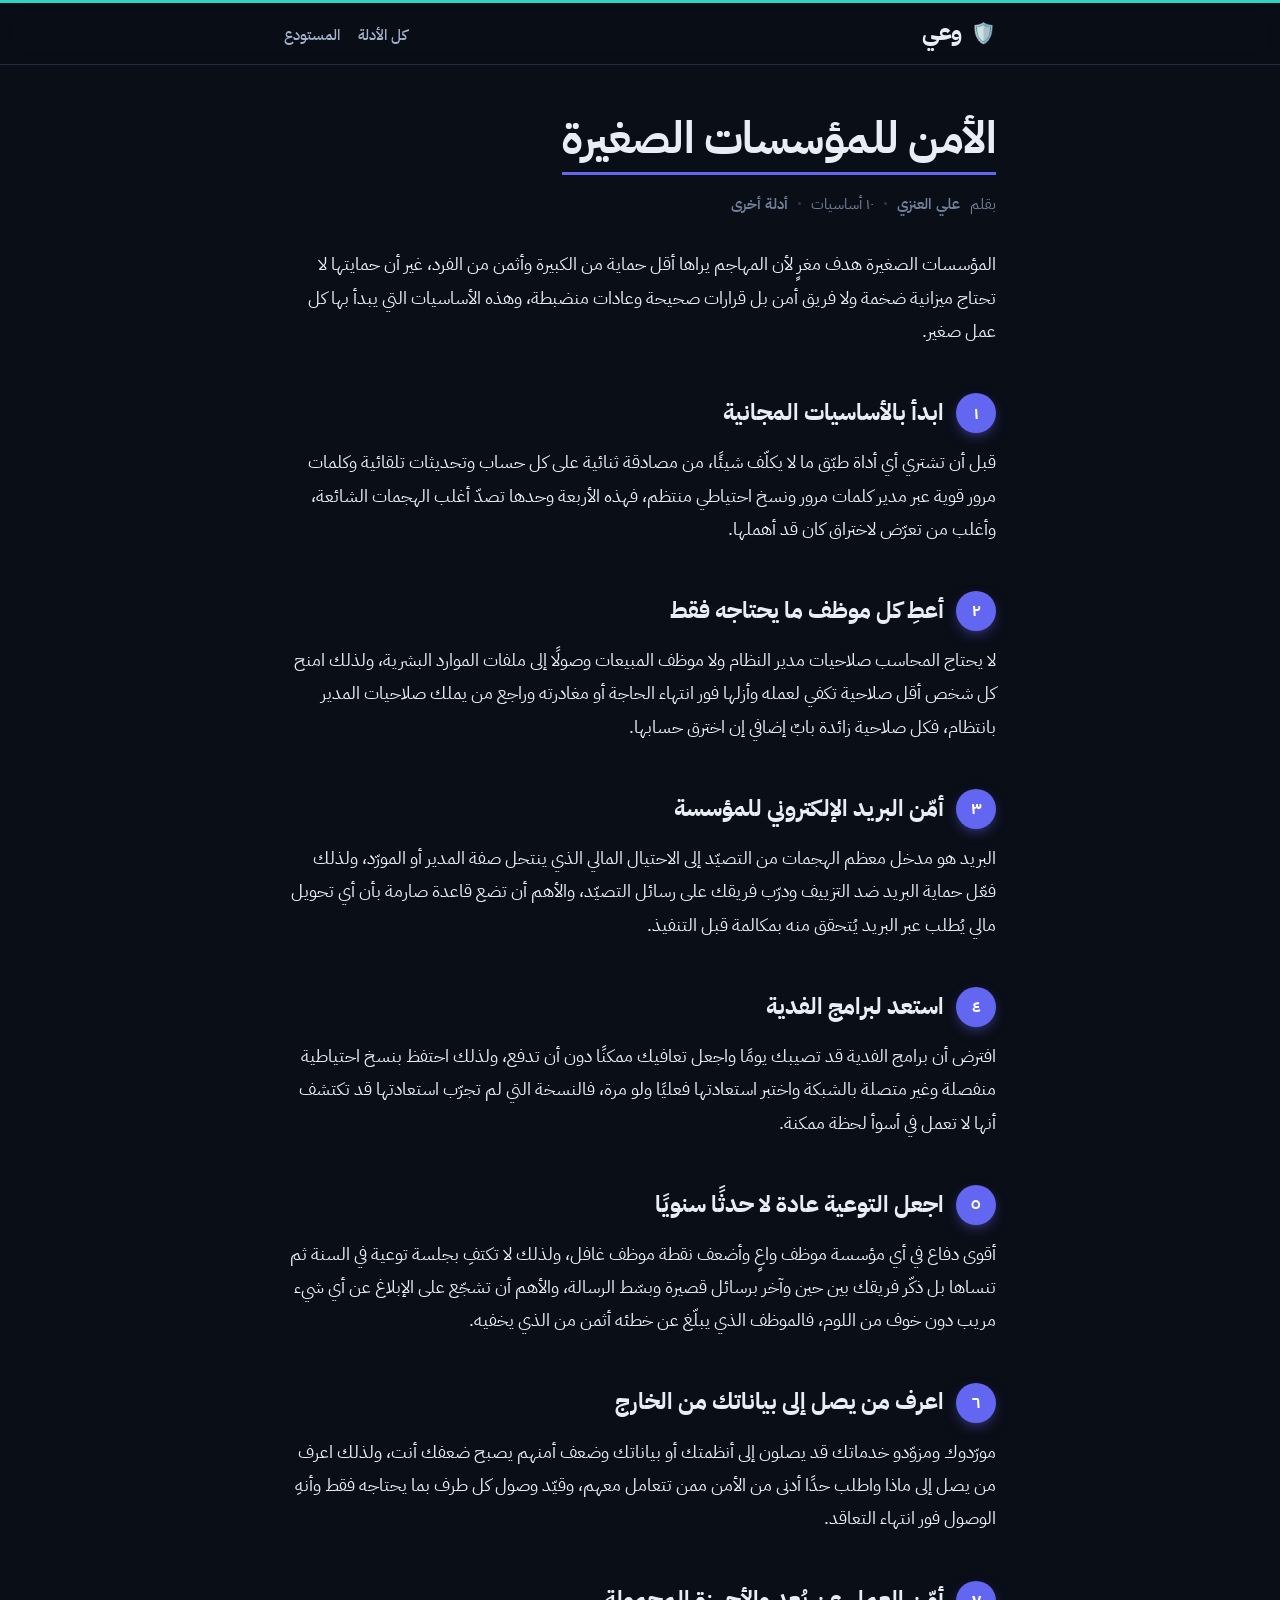
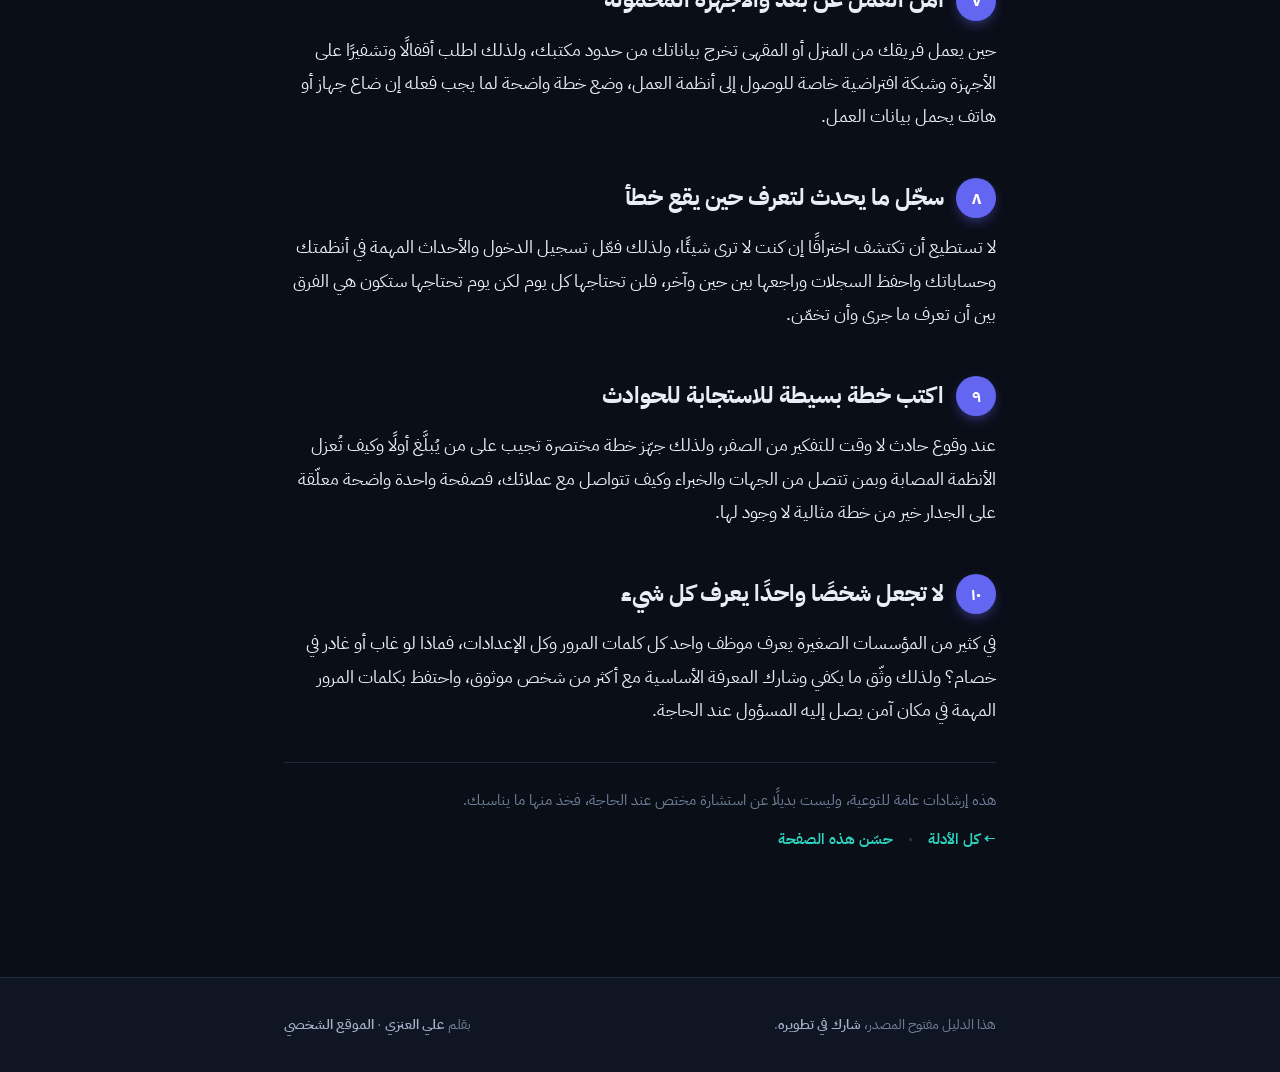
<file: content/small-business.html>
<!doctype html>
<html lang="ar" dir="rtl"><head>
<meta charset="utf-8">
<meta name="viewport" content="width=device-width, initial-scale=1">
<title>الأمن للمؤسسات الصغيرة | وعي</title>
<meta name="description" content="عشر أساسيات تحمي أي عمل صغير دون ميزانية كبيرة: من الأساسيات المجانية والحد الأدنى من الصلاحيات إلى الاستعداد لبرامج الفدية وخطة الاستجابة للحوادث.">
<meta property="og:title" content="الأمن للمؤسسات الصغيرة | وعي">
<meta property="og:description" content="عشر أساسيات تحمي أي عمل صغير دون ميزانية كبيرة: من الأساسيات المجانية والحد الأدنى من الصلاحيات إلى الاستعداد لبرامج الفدية وخطة الاستجابة للحوادث.">
<meta property="og:type" content="website">
<meta property="og:locale" content="ar_AR">
<meta property="og:image" content="https://siteq8.github.io/Wa3i/og.png">
<meta name="twitter:card" content="summary_large_image">
<meta name="twitter:image" content="https://siteq8.github.io/Wa3i/og.png">
<link rel="preconnect" href="https://fonts.googleapis.com">
<link rel="preconnect" href="https://fonts.gstatic.com" crossorigin>
<link href="https://fonts.googleapis.com/css2?family=IBM+Plex+Sans+Arabic:wght@400;500;600;700&family=Inter:wght@400;500;600;700&display=swap" rel="stylesheet">
<link rel="stylesheet" href="../style.css">
</head>
<body>
<div class="progress" id="progress"></div>
<button class="totop" id="totop" aria-label="أعلى الصفحة">↑</button>
<div class="topbar"><div class="wrap"><a class="brand" href="../"><span class="logo">🛡️</span><span class="ar-name">وعي</span></a><nav class="topnav"><a href="../">كل الأدلة</a><a href="https://github.com/SiteQ8/Wa3i">المستودع</a></nav></div></div>
<main class="wrap prose" style="--cat:#6366f1">
<h1>الأمن للمؤسسات الصغيرة</h1>
<div class="byline">بقلم <a href="https://github.com/SiteQ8">علي العنزي</a><span class="dot"></span>١٠ أساسيات<span class="dot"></span><a href="../">أدلة أخرى</a></div>
<p class="reveal">المؤسسات الصغيرة هدف مغرٍ لأن المهاجم يراها أقل حماية من الكبيرة وأثمن من الفرد، غير أن حمايتها لا تحتاج ميزانية ضخمة ولا فريق أمن بل قرارات صحيحة وعادات منضبطة، وهذه الأساسيات التي يبدأ بها كل عمل صغير.</p>
<h2 class="reveal"><span class="n">١</span> ابدأ بالأساسيات المجانية</h2>
<p class="reveal">قبل أن تشتري أي أداة طبّق ما لا يكلّف شيئًا، من مصادقة ثنائية على كل حساب وتحديثات تلقائية وكلمات مرور قوية عبر مدير كلمات مرور ونسخ احتياطي منتظم، فهذه الأربعة وحدها تصدّ أغلب الهجمات الشائعة، وأغلب من تعرّض لاختراق كان قد أهملها.</p>
<h2 class="reveal"><span class="n">٢</span> أعطِ كل موظف ما يحتاجه فقط</h2>
<p class="reveal">لا يحتاج المحاسب صلاحيات مدير النظام ولا موظف المبيعات وصولًا إلى ملفات الموارد البشرية، ولذلك امنح كل شخص أقل صلاحية تكفي لعمله وأزلها فور انتهاء الحاجة أو مغادرته وراجع من يملك صلاحيات المدير بانتظام، فكل صلاحية زائدة بابٌ إضافي إن اخترق حسابها.</p>
<h2 class="reveal"><span class="n">٣</span> أمّن البريد الإلكتروني للمؤسسة</h2>
<p class="reveal">البريد هو مدخل معظم الهجمات من التصيّد إلى الاحتيال المالي الذي ينتحل صفة المدير أو المورّد، ولذلك فعّل حماية البريد ضد التزييف ودرّب فريقك على رسائل التصيّد، والأهم أن تضع قاعدة صارمة بأن أي تحويل مالي يُطلب عبر البريد يُتحقق منه بمكالمة قبل التنفيذ.</p>
<h2 class="reveal"><span class="n">٤</span> استعد لبرامج الفدية</h2>
<p class="reveal">افترض أن برامج الفدية قد تصيبك يومًا واجعل تعافيك ممكنًا دون أن تدفع، ولذلك احتفظ بنسخ احتياطية منفصلة وغير متصلة بالشبكة واختبر استعادتها فعليًا ولو مرة، فالنسخة التي لم تجرّب استعادتها قد تكتشف أنها لا تعمل في أسوأ لحظة ممكنة.</p>
<h2 class="reveal"><span class="n">٥</span> اجعل التوعية عادة لا حدثًا سنويًا</h2>
<p class="reveal">أقوى دفاع في أي مؤسسة موظف واعٍ وأضعف نقطة موظف غافل، ولذلك لا تكتفِ بجلسة توعية في السنة ثم تنساها بل ذكّر فريقك بين حين وآخر برسائل قصيرة وبسّط الرسالة، والأهم أن تشجّع على الإبلاغ عن أي شيء مريب دون خوف من اللوم، فالموظف الذي يبلّغ عن خطئه أثمن من الذي يخفيه.</p>
<h2 class="reveal"><span class="n">٦</span> اعرف من يصل إلى بياناتك من الخارج</h2>
<p class="reveal">مورّدوك ومزوّدو خدماتك قد يصلون إلى أنظمتك أو بياناتك وضعف أمنهم يصبح ضعفك أنت، ولذلك اعرف من يصل إلى ماذا واطلب حدًا أدنى من الأمن ممن تتعامل معهم، وقيّد وصول كل طرف بما يحتاجه فقط وأنهِ الوصول فور انتهاء التعاقد.</p>
<h2 class="reveal"><span class="n">٧</span> أمّن العمل عن بُعد والأجهزة المحمولة</h2>
<p class="reveal">حين يعمل فريقك من المنزل أو المقهى تخرج بياناتك من حدود مكتبك، ولذلك اطلب أقفالًا وتشفيرًا على الأجهزة وشبكة افتراضية خاصة للوصول إلى أنظمة العمل، وضع خطة واضحة لما يجب فعله إن ضاع جهاز أو هاتف يحمل بيانات العمل.</p>
<h2 class="reveal"><span class="n">٨</span> سجّل ما يحدث لتعرف حين يقع خطأ</h2>
<p class="reveal">لا تستطيع أن تكتشف اختراقًا إن كنت لا ترى شيئًا، ولذلك فعّل تسجيل الدخول والأحداث المهمة في أنظمتك وحساباتك واحفظ السجلات وراجعها بين حين وآخر، فلن تحتاجها كل يوم لكن يوم تحتاجها ستكون هي الفرق بين أن تعرف ما جرى وأن تخمّن.</p>
<h2 class="reveal"><span class="n">٩</span> اكتب خطة بسيطة للاستجابة للحوادث</h2>
<p class="reveal">عند وقوع حادث لا وقت للتفكير من الصفر، ولذلك جهّز خطة مختصرة تجيب على من يُبلَّغ أولًا وكيف تُعزل الأنظمة المصابة وبمن تتصل من الجهات والخبراء وكيف تتواصل مع عملائك، فصفحة واحدة واضحة معلّقة على الجدار خير من خطة مثالية لا وجود لها.</p>
<h2 class="reveal"><span class="n">١٠</span> لا تجعل شخصًا واحدًا يعرف كل شيء</h2>
<p class="reveal">في كثير من المؤسسات الصغيرة يعرف موظف واحد كل كلمات المرور وكل الإعدادات، فماذا لو غاب أو غادر في خصام؟ ولذلك وثّق ما يكفي وشارك المعرفة الأساسية مع أكثر من شخص موثوق، واحتفظ بكلمات المرور المهمة في مكان آمن يصل إليه المسؤول عند الحاجة.</p>
<div class="pagefoot"><div class="row"><span class="grow">هذه إرشادات عامة للتوعية، وليست بديلًا عن استشارة مختص عند الحاجة، فخذ منها ما يناسبك.</span></div><div class="row" style="margin-top:12px"><a href="../">&larr; كل الأدلة</a><span class="fdot"></span><a href="https://github.com/SiteQ8/Wa3i/edit/main/content/small-business.md">حسّن هذه الصفحة</a></div></div>
</main>
<footer class="sitefoot"><div class="wrap"><span>هذا الدليل مفتوح المصدر، <a href="https://github.com/SiteQ8/Wa3i">شارك في تطويره</a>.</span><span>بقلم <a href="https://github.com/SiteQ8">علي العنزي</a> &middot; <a href="https://3li.info">الموقع الشخصي</a></span></div></footer>
<script>(function () {
  var d = document, root = d.documentElement;
  root.classList.add("js");
  var AR = "\u0660\u0661\u0662\u0663\u0664\u0665\u0666\u0667\u0668\u0669";
  function toAr(n) { return ("" + n).replace(/[0-9]/g, function (x) { return AR[+x]; }); }
  var slice = function (x) { return Array.prototype.slice.call(x); };
  var reduce = !!(window.matchMedia && matchMedia("(prefers-reduced-motion: reduce)").matches);

  /* reading progress + back to top */
  var prog = d.getElementById("progress"), totop = d.getElementById("totop");
  function onScroll() {
    if (prog) {
      var h = d.body.scrollHeight - innerHeight;
      prog.style.width = (h > 0 ? (scrollY / h) * 100 : 0) + "%";
    }
    if (totop) { totop.classList.toggle("show", scrollY > 480); }
  }
  addEventListener("scroll", onScroll, { passive: true });
  onScroll();
  if (totop) totop.addEventListener("click", function () { scrollTo({ top: 0, behavior: reduce ? "auto" : "smooth" }); });

  /* scroll reveal */
  var reveals = slice(d.querySelectorAll(".reveal"));
  if (!reduce && "IntersectionObserver" in window && reveals.length) {
    var io = new IntersectionObserver(function (es) {
      es.forEach(function (e) { if (e.isIntersecting) { e.target.classList.add("in"); io.unobserve(e.target); } });
    }, { threshold: 0.08, rootMargin: "0px 0px -40px 0px" });
    reveals.forEach(function (el) { io.observe(el); });
  } else { reveals.forEach(function (el) { el.classList.add("in"); }); }

  /* animated counters */
  var counters = slice(d.querySelectorAll("[data-count]"));
  function runCounter(el) {
    if (reduce) { el.textContent = toAr(+el.getAttribute("data-count")); return; }
    var target = +el.getAttribute("data-count"), start = null, dur = 1100;
    requestAnimationFrame(function step(ts) {
      if (!start) start = ts;
      var p = Math.min((ts - start) / dur, 1);
      el.textContent = toAr(Math.floor((1 - Math.pow(1 - p, 3)) * target));
      if (p < 1) requestAnimationFrame(step); else el.textContent = toAr(target);
    });
  }
  if ("IntersectionObserver" in window && counters.length) {
    var co = new IntersectionObserver(function (es) {
      es.forEach(function (e) { if (e.isIntersecting) { runCounter(e.target); co.unobserve(e.target); } });
    }, { threshold: 0.5 });
    counters.forEach(function (el) { co.observe(el); });
  } else { counters.forEach(function (el) { el.textContent = toAr(+el.getAttribute("data-count")); }); }

  /* confetti */
  function confetti() {
    if (reduce) return;
    var c = d.createElement("canvas"); c.className = "confetti-canvas";
    d.body.appendChild(c); var ctx = c.getContext("2d");
    c.width = innerWidth; c.height = innerHeight;
    var cols = ["#ea580c", "#0891b2", "#059669", "#7c3aed", "#db2777", "#fbbf24", "#2563eb"];
    var parts = [];
    for (var k = 0; k < 150; k++) parts.push({
      x: Math.random() * c.width, y: -20 - Math.random() * c.height * 0.5,
      r: 5 + Math.random() * 7, col: cols[k % cols.length],
      vy: 2.5 + Math.random() * 4.5, vx: -2.5 + Math.random() * 5,
      rot: Math.random() * 6.28, vr: -0.25 + Math.random() * 0.5
    });
    var t0 = performance.now();
    (function frame(ts) {
      ctx.clearRect(0, 0, c.width, c.height);
      parts.forEach(function (p) {
        p.y += p.vy; p.x += p.vx; p.rot += p.vr; p.vy += 0.04;
        ctx.save(); ctx.translate(p.x, p.y); ctx.rotate(p.rot);
        ctx.fillStyle = p.col; ctx.fillRect(-p.r / 2, -p.r / 2, p.r, p.r * 0.6); ctx.restore();
      });
      if (ts - t0 < 2800) requestAnimationFrame(frame);
      else if (c.parentNode) c.parentNode.removeChild(c);
    })(t0);
  }

  /* glossary live filter */
  var q = d.getElementById("q");
  if (q) {
    var terms = slice(d.querySelectorAll(".term")), gc = d.getElementById("gc"), ge = d.getElementById("gempty");
    q.addEventListener("input", function () {
      var v = (q.value || "").toLowerCase().trim(), shown = 0;
      terms.forEach(function (t) {
        var ok = v === "" || t.getAttribute("data-s").indexOf(v) !== -1;
        t.style.display = ok ? "" : "none"; if (ok) shown++;
      });
      if (gc) gc.textContent = toAr(shown);
      if (ge) ge.style.display = shown === 0 ? "block" : "none";
    });
  }

  /* checklist: progress bar, persistence, confetti on completion */
  var clist = d.getElementById("cl-list");
  if (clist) {
    var boxes = slice(clist.querySelectorAll("input[type=checkbox]"));
    var bar = d.getElementById("cl-bar"), lbl = d.getElementById("cl-lbl"), done = d.getElementById("cl-done");
    var KEY = "wa3i-oct-checklist";
    try { var saved = JSON.parse(localStorage.getItem(KEY) || "[]"); boxes.forEach(function (b, i) { if (saved[i]) b.checked = true; }); } catch (e) {}
    function upd(fire) {
      var n = 0; boxes.forEach(function (b) { if (b.checked) n++; });
      var pct = Math.round(n / boxes.length * 100);
      if (bar) bar.style.width = pct + "%";
      if (lbl) lbl.textContent = toAr(n) + " من " + toAr(boxes.length);
      try { localStorage.setItem(KEY, JSON.stringify(boxes.map(function (b) { return b.checked ? 1 : 0; }))); } catch (e) {}
      var full = n === boxes.length;
      if (done) done.classList.toggle("show", full);
      if (fire && full) confetti();
    }
    boxes.forEach(function (b) { b.addEventListener("change", function () { upd(true); }); });
    upd(false);
  }

  /* phishing quiz game */
  var quizEl = d.getElementById("quiz");
  if (quizEl) {
    var data = [];
    try { data = JSON.parse(d.getElementById("quiz-data").textContent); } catch (e) {}
    var i = 0, score = 0;
    var card = d.getElementById("q-card"), msg = d.getElementById("q-msg"),
      fb = d.getElementById("q-fb"), pv = d.getElementById("q-prog"),
      btns = d.getElementById("q-btns"), next = d.getElementById("q-next"),
      result = d.getElementById("q-result"), progwrap = d.getElementById("q-progwrap"),
      barq = d.getElementById("q-bar");
    function render() {
      var it = data[i];
      card.className = "q-card";
      msg.textContent = it.m;
      fb.style.display = "none"; fb.className = "q-fb";
      btns.style.display = "flex"; next.style.display = "none";
      pv.textContent = "الرسالة " + toAr(i + 1) + " من " + toAr(data.length);
      if (barq) barq.style.width = (i / data.length * 100) + "%";
    }
    function answer(guess) {
      var it = data[i], correct = (guess === it.p);
      if (correct) score++;
      card.className = "q-card " + (it.p ? "is-phish" : "is-safe");
      btns.style.display = "none";
      fb.style.display = "block";
      fb.className = "q-fb " + (correct ? "ok" : "no");
      var verdict = it.p ? "رسالة تصيّد" : "رسالة آمنة";
      fb.innerHTML = "<b>" + (correct ? "إجابة صحيحة" : "ليست صحيحة") + "</b>، فهذه " + verdict + "، " + it.e;
      next.style.display = "inline-flex";
      next.textContent = (i < data.length - 1) ? "الرسالة التالية" : "شاهد نتيجتك";
      if (barq) barq.style.width = ((i + 1) / data.length * 100) + "%";
    }
    function showResult() {
      card.style.display = "none"; if (progwrap) progwrap.style.display = "none";
      result.style.display = "block";
      var pct = Math.round(score / data.length * 100);
      var msgTxt = score === data.length ? "عين صقر، لا تنطلي عليك حيلة."
        : (pct >= 60 ? "جيد جدًا، وعيك يحميك، واصل التدقيق."
          : "لا بأس، الآن تعرف ما يجب أن تنتبه له في المرة القادمة.");
      result.innerHTML = '<div class="q-emoji">' + (score === data.length ? "\uD83C\uDFC6" : (pct >= 60 ? "\uD83D\uDC4F" : "\uD83D\uDCA1")) + "</div>"
        + '<div class="q-score" dir="ltr">' + toAr(score) + " / " + toAr(data.length) + "</div>"
        + '<p class="q-final">' + msgTxt + "</p>"
        + '<div class="q-actions"><button class="q-retry">أعد المحاولة</button><button class="q-share">شارك نتيجتك \uD83D\uDCE4</button></div>';
      if (score === data.length) confetti();
      result.querySelector(".q-share").addEventListener("click", function () {
        var txt = "حصلت على " + toAr(score) + " من " + toAr(data.length) + " في اختبار «هل هذه رسالة تصيّد؟» من وعي، اختبر نفسك: https://siteq8.github.io/Wa3i/content/quiz.html";
        if (navigator.share) { navigator.share({ text: txt }).catch(function () {}); }
        else { window.open("https://wa.me/?text=" + encodeURIComponent(txt), "_blank"); }
      });
      result.querySelector(".q-retry").addEventListener("click", function () {
        i = 0; score = 0; result.style.display = "none"; card.style.display = "";
        if (progwrap) progwrap.style.display = ""; render();
        scrollTo({ top: 0, behavior: reduce ? "auto" : "smooth" });
      });
    }
    d.getElementById("q-yes").addEventListener("click", function () { answer(true); });
    d.getElementById("q-no").addEventListener("click", function () { answer(false); });
    next.addEventListener("click", function () {
      if (i < data.length - 1) { i++; render(); } else showResult();
    });
    render();
  }
})();
</script>
</body></html>
</file>
<file: style.css>
:root{
  --bg:#0a0e17; --bg2:#0f1522; --surface:#141c2b; --ink:#e9eef6; --soft:#a4b3ca;
  --muted:#71819a; --line:#20293e; --line2:#2c3850;
  --teal:#2dd4bf; --teal-soft:#5eead4; --teal-wash:rgba(45,212,191,.14); --teal-mid:rgba(45,212,191,.5);
  --amber:#fb923c; --amber-soft:#fdba74; --amber-wash:rgba(251,146,60,.14);
  --ar:'IBM Plex Sans Arabic','Cairo','Segoe UI',Tahoma,sans-serif;
  --latin:'Inter','IBM Plex Sans Arabic',-apple-system,Segoe UI,sans-serif;
}
*{margin:0;padding:0;box-sizing:border-box}
html{scroll-behavior:smooth;-webkit-text-size-adjust:100%}
body{background:var(--bg);color:var(--ink);font-family:var(--ar);font-size:18px;line-height:1.85;-webkit-font-smoothing:antialiased;text-align:right}
a{color:var(--teal);text-decoration:none}
a:hover{text-decoration:underline}
.wrap{max-width:760px;margin:0 auto;padding:0 24px}
.en{font-family:var(--ar);direction:ltr;unicode-bidi:isolate;font-weight:600;font-size:.94em}

/* top bar */
.topbar{border-top:3px solid var(--teal);background:rgba(246,249,251,.9);-webkit-backdrop-filter:blur(8px);backdrop-filter:blur(8px);border-bottom:1px solid var(--line);position:sticky;top:0;z-index:30}
.topbar .wrap{display:flex;align-items:center;justify-content:space-between;gap:14px;min-height:60px;padding-top:9px;padding-bottom:9px}
.brand{display:flex;align-items:baseline;gap:9px;white-space:nowrap}
.brand .ar-name{font-weight:700;font-size:23px;color:var(--ink);letter-spacing:-.3px}
.brand .lat{font-family:var(--ar);font-size:13px;color:var(--muted);font-weight:600}
.brand:hover{text-decoration:none}
.brand:hover .ar-name{color:var(--teal)}
.topnav{white-space:nowrap;flex:none}
.topnav a{font-family:var(--ar);color:var(--soft);font-size:14.5px;font-weight:500;margin-right:18px}
.topnav a:first-child{margin-right:0}
.topnav a:hover{color:var(--teal);text-decoration:none}

/* landing hero + banner */
.hero{padding:52px 0 8px}
.kicker{display:inline-block;font-size:13.5px;font-weight:600;color:var(--teal);background:var(--teal-wash);border-radius:22px;padding:6px 15px;margin-bottom:20px}
h1{font-weight:700;font-size:44px;line-height:1.25;letter-spacing:-.5px}
.hero .lede{color:var(--soft);font-size:20px;margin-top:18px;max-width:60ch}

.banner{margin:30px 0 8px;background:linear-gradient(135deg,var(--amber-wash),#fff);border:1px solid #f6cba3;border-right:5px solid var(--amber);border-radius:16px;padding:24px 26px}
.banner .tag{display:inline-block;font-family:var(--ar);font-size:12px;font-weight:700;letter-spacing:.5px;color:#fff;background:var(--amber);border-radius:6px;padding:3px 10px;margin-bottom:12px}
.banner h2{font-size:26px;font-weight:700;color:#7c2d12;line-height:1.35}
.banner p{color:#9a3412;font-size:16.5px;margin-top:10px;max-width:62ch}
.banner .cta{display:inline-block;margin-top:16px;background:var(--amber);color:#fff;font-weight:600;font-size:15.5px;border-radius:11px;padding:11px 20px;transition:.15s}
.banner .cta:hover{background:var(--amber-soft);text-decoration:none}

/* section heads */
.sec-head{margin:44px 0 18px}
.sec-eyebrow{font-family:var(--ar);color:var(--teal);font-size:12.5px;letter-spacing:1px;text-transform:uppercase;font-weight:600}
.sec-title{font-size:26px;font-weight:700;margin-top:6px}

/* collection cards */
.cards{display:flex;flex-direction:column;gap:14px}
.card{display:block;background:var(--surface);border:1px solid var(--line);border-radius:15px;padding:22px 24px;transition:.16s}
.card:hover{border-color:var(--teal-mid);box-shadow:0 10px 34px -16px rgba(14,116,144,.4);transform:translateY(-2px);text-decoration:none}
.card.feat{border-right:5px solid var(--amber);background:linear-gradient(135deg,var(--amber-wash),var(--surface) 55%)}
.card .emoji{font-size:25px;line-height:1;margin-bottom:12px;display:block}
.card h3{font-size:22px;font-weight:700;color:var(--ink);margin-bottom:7px}
.card .featpill{font-family:var(--ar);font-size:11px;font-weight:700;color:#fff;background:var(--amber);border-radius:6px;padding:2px 9px;margin-right:8px;vertical-align:middle}
.card p{color:var(--soft);font-size:16px;line-height:1.75;margin:0}
.card .go{color:var(--teal);font-weight:600;font-size:14.5px;margin-top:14px;display:inline-block}

/* prose (content pages) */
.prose{padding-top:46px;padding-bottom:24px}
.byline{color:var(--muted);font-size:14.5px;font-family:var(--ar);margin:16px 0 30px;display:flex;gap:10px;align-items:center;flex-wrap:wrap;direction:rtl}
.byline a{color:var(--muted);font-weight:600}
.byline .dot{width:3px;height:3px;border-radius:50%;background:var(--line2)}
.prose p{margin:0 0 20px;color:var(--ink)}
.prose h2{font-size:23px;font-weight:700;line-height:1.5;margin:38px 0 12px;padding-top:8px;color:var(--ink)}
.prose h2 .n{color:var(--teal);font-family:var(--ar);font-weight:700;margin-left:8px}
.prose strong{font-weight:700}
.prose hr{border:0;border-top:1px solid var(--line);margin:34px 0}

/* glossary */
.gsearch{position:sticky;top:60px;z-index:20;background:var(--bg);padding:16px 0 12px;margin-bottom:8px}
.gsearch input{width:100%;font-family:var(--ar);font-size:16.5px;color:var(--ink);background:var(--surface);border:1px solid var(--line2);border-radius:12px;padding:13px 16px;outline:none;text-align:right}
.gsearch input:focus{border-color:var(--teal-mid)}
.gsearch input::placeholder{color:var(--muted)}
.gcount{color:var(--muted);font-size:14px;font-family:var(--ar);margin:6px 2px 16px}
.gcount b{color:var(--ink)}
.terms{display:flex;flex-direction:column;gap:10px;padding-bottom:20px}
.term{background:var(--surface);border:1px solid var(--line);border-radius:13px;padding:15px 18px}
.term .head{display:flex;align-items:baseline;gap:12px;flex-wrap:wrap}
.term .en-term{font-family:var(--ar);direction:ltr;font-weight:700;font-size:16px;color:var(--teal)}
.term .ar-term{font-weight:700;font-size:17px;color:var(--ink)}
.term .def{color:var(--soft);font-size:15.5px;margin-top:6px;line-height:1.7}
.gempty{display:none;text-align:center;color:var(--muted);background:var(--surface);border:1px dashed var(--line2);border-radius:14px;padding:36px 20px}

/* page footer */
.pagefoot{border-top:1px solid var(--line);margin-top:36px;padding:24px 0 56px;color:var(--muted);font-size:14.5px}
.pagefoot .row{display:flex;gap:16px;flex-wrap:wrap;align-items:center}
.pagefoot .grow{flex:1;min-width:200px}
.pagefoot a{font-weight:600}

footer.sitefoot{border-top:1px solid var(--line);background:var(--bg2);padding:34px 0;margin-top:44px}
.sitefoot .wrap{color:var(--muted);font-size:14px;display:flex;justify-content:space-between;flex-wrap:wrap;gap:12px}
.sitefoot a{color:var(--soft);font-weight:600}
.sitefoot .lat{font-family:var(--ar)}

@media(max-width:560px){
  body{font-size:17px}
  h1{font-size:33px} .hero .lede{font-size:18px}
  .sec-title{font-size:22px} .banner h2{font-size:22px}
  .brand .ar-name{font-size:20px}
  .prose h2{font-size:21px}
  .gsearch{top:59px}
}

/* banner dual CTA */
.banner-cta{display:flex;gap:12px;flex-wrap:wrap;margin-top:16px}
.banner .cta{margin-top:0}
.banner .cta.ghost{background:transparent;color:var(--amber);border:1px solid var(--amber)}
.banner .cta.ghost:hover{background:var(--amber-wash)}

/* October checklist callout on the october page */
.callout{display:flex;align-items:center;gap:14px;background:var(--amber-wash);border:1px solid #f6cba3;border-right:5px solid var(--amber);border-radius:14px;padding:16px 20px;margin:0 0 28px;color:#9a3412}
.callout:hover{text-decoration:none;background:#ffe8d6}
.callout .cico{font-size:24px;flex:none}
.callout b{color:#7c2d12}
.callout .cgo{margin-right:auto;color:var(--amber);font-weight:700;font-size:20px;flex:none}

/* printable checklist page */
.checklist{padding-top:40px;padding-bottom:40px}
.cl-head{text-align:center;margin-bottom:26px}
.cl-badge{display:inline-block;font-family:var(--ar);font-size:12px;font-weight:700;letter-spacing:.5px;color:#fff;background:var(--amber);border-radius:6px;padding:3px 11px;margin-bottom:14px}
.cl-head h1{font-size:34px;line-height:1.3}
.cl-sub{color:var(--soft);font-size:16.5px;margin-top:10px;max-width:52ch;margin-inline:auto}
.printbtn{margin-top:20px;font-family:var(--ar);cursor:pointer;background:var(--teal);color:#fff;border:0;border-radius:11px;padding:11px 22px;font-size:15.5px;font-weight:600;transition:.15s}
.printbtn:hover{background:var(--teal-soft)}
.cl-list{list-style:none;display:flex;flex-direction:column;gap:12px;max-width:600px;margin:0 auto}
.cl-list li{background:var(--surface);border:1px solid var(--line);border-radius:13px}
.cl-list label{display:flex;align-items:center;gap:14px;padding:16px 18px;cursor:pointer}
.cl-list input{position:absolute;opacity:0;width:0;height:0}
.cl-list .box{flex:none;width:26px;height:26px;border:2px solid var(--teal-mid);border-radius:7px;position:relative;transition:.15s}
.cl-list input:checked + .box{background:var(--teal);border-color:var(--teal)}
.cl-list input:checked + .box::after{content:"";position:absolute;top:3px;right:8px;width:6px;height:12px;border:solid #fff;border-width:0 2px 2px 0;transform:rotate(45deg)}
.cl-list .txt{font-size:17px;font-weight:500;color:var(--ink)}
.cl-list input:checked ~ .txt{color:var(--muted);text-decoration:line-through}
.cl-foot{text-align:center;color:var(--muted);font-size:14px;margin-top:28px;font-weight:600}
.cl-foot{font-family:var(--ar)}

@media print{
  body{background:#fff;font-size:14px}
  .noprint,.topbar,.printbtn,.sitefoot,.pagefoot{display:none !important}
  .checklist{padding:0}
  .cl-list li{break-inside:avoid;box-shadow:none}
  .cl-head h1{font-size:26px}
  a[href]::after{content:""}
}

/* ============ fun UX/UI enhancements ============ */

/* motion primitives (gated on .js so no-script keeps content visible) */
.js .reveal{opacity:0;transform:translateY(18px);transition:opacity .6s ease,transform .6s cubic-bezier(.2,.8,.2,1)}
.js .reveal.in{opacity:1;transform:none}
@media (prefers-reduced-motion: reduce){.js .reveal{opacity:1;transform:none;transition:none}}

/* reading progress bar */
.progress{position:fixed;top:0;right:0;height:3px;width:0;background:linear-gradient(90deg,var(--teal),var(--amber));z-index:100;transition:width .08s linear}

/* back to top */
.totop{position:fixed;bottom:22px;left:22px;width:46px;height:46px;border-radius:50%;border:0;background:var(--teal);color:#fff;font-size:20px;cursor:pointer;box-shadow:0 8px 22px rgba(14,116,144,.4);opacity:0;transform:translateY(12px) scale(.9);pointer-events:none;transition:.22s;z-index:60}
.totop.show{opacity:1;transform:none;pointer-events:auto}
.totop:hover{background:var(--teal-soft);transform:translateY(-2px)}

/* brand logo + livelier hero */
.brand .logo{font-size:20px;filter:saturate(1.1)}
.kicker{display:inline-flex;align-items:center;gap:7px}
.hero .bigname{font-size:70px;line-height:1.1;background:linear-gradient(115deg,#0e7490,#0891b2,#ea580c,#0891b2);background-size:300% 300%;-webkit-background-clip:text;background-clip:text;-webkit-text-fill-color:transparent;animation:gradShift 9s ease infinite}
@keyframes gradShift{0%{background-position:0% 50%}50%{background-position:100% 50%}100%{background-position:0% 50%}}
@media (prefers-reduced-motion: reduce){.hero .bigname{animation:none}}

/* stats strip with animated counters */
.stats{display:flex;flex-wrap:wrap;gap:12px;margin:26px 0 10px}
.stat{flex:1 1 140px;background:var(--surface);border:1px solid var(--line);border-radius:15px;padding:18px 14px;text-align:center;transition:.18s}
.stat:hover{transform:translateY(-3px);border-color:var(--teal-mid);box-shadow:0 10px 26px -16px rgba(14,116,144,.4)}
.snum{font-weight:700;font-size:32px;color:var(--teal);line-height:1;font-variant-numeric:tabular-nums}
.slbl{color:var(--soft);font-size:13.5px;margin-top:8px}

/* colorful collection cards */
.cards .card{position:relative;border-top:4px solid var(--cat)}
.card .chip{display:inline-flex;align-items:center;justify-content:center;width:52px;height:52px;border-radius:15px;font-size:26px;margin-bottom:14px;background:color-mix(in srgb,var(--cat) 13%,#fff);box-shadow:inset 0 0 0 1px color-mix(in srgb,var(--cat) 22%,transparent)}
.card:hover{border-color:color-mix(in srgb,var(--cat) 45%,var(--line));box-shadow:0 14px 36px -16px color-mix(in srgb,var(--cat) 55%,transparent);transform:translateY(-4px)}
.card .go{color:var(--cat)}
.card.feat{background:linear-gradient(135deg,var(--amber-wash),var(--surface) 55%)}
.card.game{background:linear-gradient(135deg,#fff1f3,var(--surface) 55%)}
.tagpill{font-family:var(--ar);font-size:11px;font-weight:700;color:#fff;border-radius:6px;padding:2px 9px;margin-left:8px;vertical-align:middle;white-space:nowrap}
.tagpill.amber{background:var(--amber)}
.tagpill.rose{background:#e11d48}

/* playful circular tip-number badges + accent per category */
.prose{--catwash:color-mix(in srgb,var(--cat) 10%,transparent)}
.prose h1{border-bottom:3px solid var(--cat);display:inline-block;padding-bottom:6px}
.prose h2{display:flex;align-items:center;gap:12px;flex-wrap:wrap}
.prose h2 .n{flex:none;width:40px;height:40px;border-radius:50%;background:var(--cat);color:#fff;display:inline-flex;align-items:center;justify-content:center;font-family:var(--ar);font-weight:700;font-size:17px;margin-left:0;box-shadow:0 5px 14px -4px color-mix(in srgb,var(--cat) 65%,transparent)}
.callout{border-right-color:var(--cat)}

/* glossary search box with icon */
.gsearch{position:sticky;top:59px;z-index:20;background:var(--bg);padding:14px 0 12px;margin-bottom:8px}
.gbox{display:flex;align-items:center;gap:10px;background:var(--surface);border:1px solid var(--line2);border-radius:12px;padding:12px 16px;transition:.15s}
.gbox:focus-within{border-color:var(--teal-mid);box-shadow:0 0 0 4px var(--teal-wash)}
.gbox .gico{color:var(--muted);font-size:17px;flex:none}
.gbox input{flex:1;border:0;background:transparent;outline:none;font-family:var(--ar);font-size:16.5px;color:var(--ink);text-align:right}
.gbox input::placeholder{color:var(--muted)}
.term{transition:.15s}
.term:hover{border-color:var(--teal-mid);transform:translateX(-3px)}

/* footer dot */
.fdot{width:3px;height:3px;border-radius:50%;background:var(--line2);display:inline-block}

/* gamified checklist */
.cl-list{--cat:#ea580c}
.cl-progress{max-width:600px;margin:0 auto 18px;display:flex;align-items:center;gap:14px}
.cl-track{flex:1;height:12px;background:var(--bg2);border-radius:20px;overflow:hidden}
.cl-track #cl-bar{display:block;height:100%;width:0;background:linear-gradient(90deg,#f59e0b,#ea580c);border-radius:20px;transition:width .45s cubic-bezier(.2,.8,.2,1)}
.cl-lbl{font-family:var(--ar);font-size:14px;font-weight:700;color:var(--amber);flex:none;min-width:52px;text-align:left}
.cl-list input:checked + .box{background:var(--cat);border-color:var(--cat)}
.cl-list .box{border-color:color-mix(in srgb,var(--cat) 55%,var(--line2))}
.cl-list li{transition:.15s}
.cl-list li:hover{border-color:var(--cat)}
.cl-done{display:none;max-width:600px;margin:22px auto 0;background:linear-gradient(135deg,#fff7ed,#ffedd5);border:1px solid #fdba74;border-radius:15px;padding:20px 22px;text-align:center;color:#9a3412;line-height:1.8;animation:pop .45s ease}
.cl-done.show{display:block}
.cl-done b{color:#7c2d12}
.cl-done-emoji{font-size:30px;display:block;margin-bottom:6px}
@keyframes pop{0%{transform:scale(.92);opacity:0}100%{transform:scale(1);opacity:1}}

/* phishing quiz game */
.quiz-intro{color:var(--soft);font-size:17px;line-height:1.8;margin-bottom:24px}
#quiz{max-width:620px;margin:0 auto}
#q-progwrap{margin-bottom:16px}
.q-progbar{height:8px;background:var(--bg2);border-radius:20px;overflow:hidden;margin-bottom:8px}
.q-progbar #q-bar{display:block;height:100%;width:0;background:linear-gradient(90deg,#fb7185,#e11d48);border-radius:20px;transition:width .45s cubic-bezier(.2,.8,.2,1)}
#q-prog{color:var(--muted);font-family:var(--ar);font-size:13.5px;font-weight:600}
.q-card{background:var(--surface);border:1px solid var(--line);border-radius:18px;padding:24px;box-shadow:0 12px 34px -20px rgba(0,0,0,.2);transition:.25s}
.q-card.is-phish{border-color:#fca5a5;background:linear-gradient(180deg,#fef2f2,var(--surface) 55%)}
.q-card.is-safe{border-color:#86efac;background:linear-gradient(180deg,#f0fdf4,var(--surface) 55%)}
.q-label{display:flex;align-items:center;gap:9px;color:var(--muted);font-size:13.5px;font-weight:600;margin-bottom:14px}
.q-dot{width:9px;height:9px;border-radius:50%;background:#e11d48;box-shadow:0 0 0 4px rgba(225,29,72,.16)}
.q-msg{font-size:19px;line-height:1.85;font-weight:500;color:var(--ink);background:var(--bg2);border-radius:14px;padding:18px 20px;border-right:4px solid var(--muted)}
.q-btns{display:flex;gap:12px;margin-top:20px}
.q-btn{flex:1;font-family:var(--ar);cursor:pointer;border:2px solid;border-radius:13px;padding:15px;font-size:17px;font-weight:700;transition:.15s;background:var(--surface)}
.q-btn.phish{color:#e11d48;border-color:#fbcfe8}
.q-btn.phish:hover{background:#fff1f2;border-color:#e11d48;transform:translateY(-2px)}
.q-btn.safe{color:#059669;border-color:#bbf7d0}
.q-btn.safe:hover{background:#f0fdf4;border-color:#059669;transform:translateY(-2px)}
.q-fb{display:none;margin-top:20px;border-radius:13px;padding:16px 18px;font-size:15.5px;line-height:1.85;animation:pop .3s ease}
.q-fb b{color:inherit}
.q-fb.ok{background:#f0fdf4;border:1px solid #86efac;color:#166534}
.q-fb.no{background:#fef2f2;border:1px solid #fca5a5;color:#991b1b}
.q-next{display:none;margin-top:18px;background:var(--ink);color:#fff;border:0;border-radius:12px;padding:13px 24px;font-family:var(--ar);font-size:15.5px;font-weight:600;cursor:pointer;align-items:center}
.q-next:hover{background:#08111e}
.q-result{display:none;text-align:center;background:var(--surface);border:1px solid var(--line);border-radius:18px;padding:38px 24px;animation:pop .45s ease}
.q-emoji{font-size:58px;line-height:1}
.q-score{font-family:var(--ar);font-size:46px;font-weight:800;color:var(--ink);margin:10px 0}
.q-final{color:var(--soft);font-size:17px;margin-bottom:22px}
.q-retry{background:#e11d48;color:#fff;border:0;border-radius:12px;padding:13px 26px;font-family:var(--ar);font-size:15.5px;font-weight:600;cursor:pointer}
.q-retry:hover{background:#be123c}

/* confetti */
.confetti-canvas{position:fixed;inset:0;pointer-events:none;z-index:200}

/* monolingual Arabic glossary term */
.ar-term-big{font-weight:700;font-size:18px;color:var(--ink);line-height:1.6}
.term .def{margin-top:6px}

/* ============ dark theme component fixes ============ */
.topbar{background:rgba(10,14,23,.85)}
.hero .bigname{background:linear-gradient(115deg,#2dd4bf,#22d3ee,#fb923c,#22d3ee);background-size:300% 300%;-webkit-background-clip:text;background-clip:text;-webkit-text-fill-color:transparent}
.card .chip{background:color-mix(in srgb,var(--cat) 24%,var(--surface));box-shadow:inset 0 0 0 1px color-mix(in srgb,var(--cat) 40%,transparent)}
.card.feat{background:linear-gradient(135deg,color-mix(in srgb,var(--amber) 15%,var(--surface)),var(--surface) 62%)}
.card.game{background:linear-gradient(135deg,color-mix(in srgb,#e11d48 15%,var(--surface)),var(--surface) 62%)}
.banner{background:linear-gradient(135deg,color-mix(in srgb,var(--amber) 17%,var(--surface)),var(--surface) 60%);border:1px solid color-mix(in srgb,var(--amber) 35%,var(--line))}
.banner h2{color:#fdba74}
.banner p{color:#e6c2a2}
.banner .cta{color:#0a0e17}
.callout{background:color-mix(in srgb,var(--amber) 13%,var(--surface));border:1px solid color-mix(in srgb,var(--amber) 30%,var(--line));color:#e6c2a2}
.callout:hover{background:color-mix(in srgb,var(--amber) 19%,var(--surface))}
.callout b{color:#fdba74}
.cl-done{background:linear-gradient(135deg,color-mix(in srgb,var(--amber) 17%,var(--surface)),var(--surface) 70%);border:1px solid color-mix(in srgb,var(--amber) 35%,var(--line));color:#e6c2a2}
.cl-done b{color:#fdba74}
.printbtn{color:#04141a}
.totop{color:#04141a}
.tagpill.amber{color:#0a0e17}
.q-card.is-phish{border-color:color-mix(in srgb,#f43f5e 45%,var(--line));background:linear-gradient(180deg,color-mix(in srgb,#f43f5e 13%,var(--surface)),var(--surface) 60%)}
.q-card.is-safe{border-color:color-mix(in srgb,#22c55e 45%,var(--line));background:linear-gradient(180deg,color-mix(in srgb,#22c55e 13%,var(--surface)),var(--surface) 60%)}
.q-msg{border-right-color:color-mix(in srgb,var(--cat) 60%,var(--muted))}
.q-btn.phish{border-color:color-mix(in srgb,#f43f5e 40%,var(--line));color:#fb7185}
.q-btn.phish:hover{background:color-mix(in srgb,#f43f5e 14%,var(--surface));border-color:#f43f5e}
.q-btn.safe{border-color:color-mix(in srgb,#22c55e 40%,var(--line));color:#4ade80}
.q-btn.safe:hover{background:color-mix(in srgb,#22c55e 14%,var(--surface));border-color:#22c55e}
.q-fb.ok{background:color-mix(in srgb,#22c55e 13%,var(--surface));border:1px solid color-mix(in srgb,#22c55e 40%,var(--line));color:#86efac}
.q-fb.no{background:color-mix(in srgb,#f43f5e 13%,var(--surface));border:1px solid color-mix(in srgb,#f43f5e 40%,var(--line));color:#fda4af}
.q-next{background:var(--ink);color:var(--bg)}
.q-next:hover{background:#fff}

/* quiz share button */
.q-actions{display:flex;gap:10px;justify-content:center;flex-wrap:wrap}
.q-share{background:transparent;color:#fb7185;border:2px solid rgba(225,29,72,.55);border-radius:12px;padding:11px 22px;font-family:var(--ar);font-size:15.5px;font-weight:600;cursor:pointer;transition:.15s}
.q-share:hover{background:rgba(225,29,72,.14);border-color:#e11d48}

/* posters callout */
.callout.postercall{cursor:default}
.callout a{color:#fdba74;font-weight:700}
.callout a:hover{color:#fed7aa}
</file>
